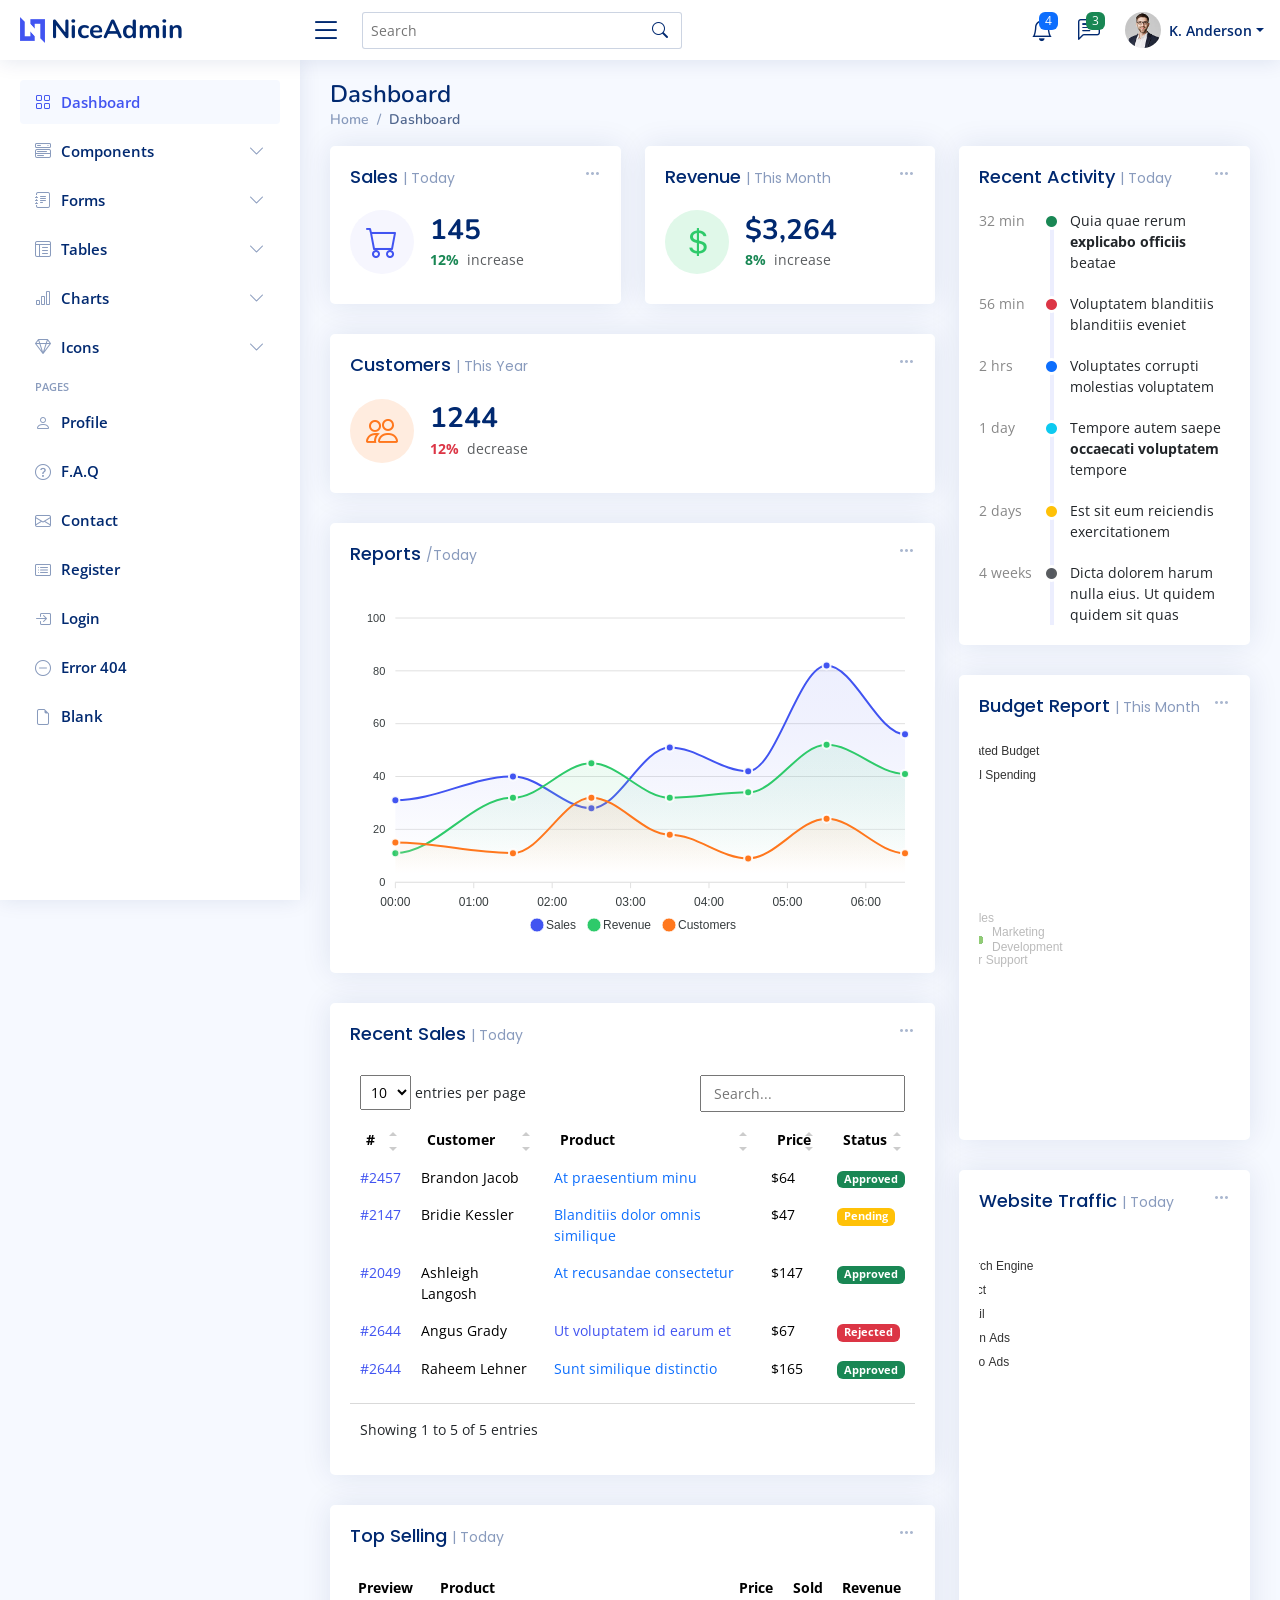
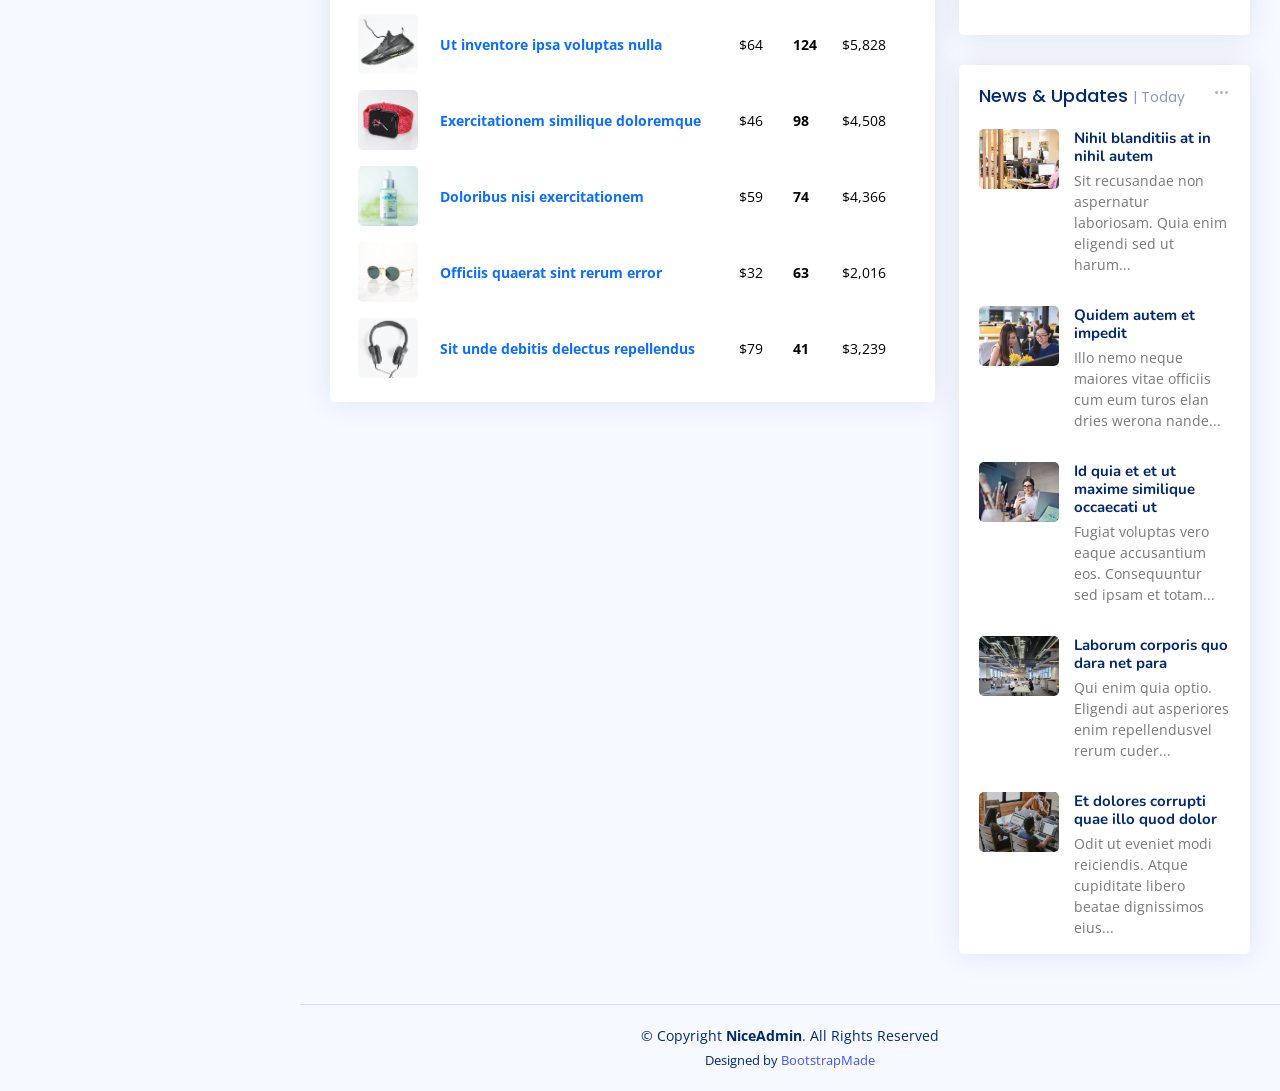
<file: KurumsalWebProjesii/Content/AdminLayout/index.html>
<!DOCTYPE html>
<html lang="en">

<head>
  <meta charset="utf-8">
  <meta content="width=device-width, initial-scale=1.0" name="viewport">

  <title>Dashboard - NiceAdmin Bootstrap Template</title>
  <meta content="" name="description">
  <meta content="" name="keywords">

  <!-- Favicons -->
  <link href="assets/img/favicon.png" rel="icon">
  <link href="assets/img/apple-touch-icon.png" rel="apple-touch-icon">

  <!-- Google Fonts -->
  <link href="https://fonts.gstatic.com" rel="preconnect">
  <link href="https://fonts.googleapis.com/css?family=Open+Sans:300,300i,400,400i,600,600i,700,700i|Nunito:300,300i,400,400i,600,600i,700,700i|Poppins:300,300i,400,400i,500,500i,600,600i,700,700i" rel="stylesheet">

  <!-- Vendor CSS Files -->
  <link href="assets/vendor/bootstrap/css/bootstrap.min.css" rel="stylesheet">
  <link href="assets/vendor/bootstrap-icons/bootstrap-icons.css" rel="stylesheet">
  <link href="assets/vendor/boxicons/css/boxicons.min.css" rel="stylesheet">
  <link href="assets/vendor/quill/quill.snow.css" rel="stylesheet">
  <link href="assets/vendor/quill/quill.bubble.css" rel="stylesheet">
  <link href="assets/vendor/remixicon/remixicon.css" rel="stylesheet">
  <link href="assets/vendor/simple-datatables/style.css" rel="stylesheet">


  <!-- Template Main CSS File -->
  <link href="assets/css/style.css" rel="stylesheet">

  <!-- =======================================================
  * Template Name: NiceAdmin
  * Template URL: https://bootstrapmade.com/nice-admin-bootstrap-admin-html-template/
  * Updated: Apr 20 2024 with Bootstrap v5.3.3
  * Author: BootstrapMade.com
  * License: https://bootstrapmade.com/license/
  ======================================================== -->
</head>

<body>

  <!-- ======= Header ======= -->
  <header id="header" class="header fixed-top d-flex align-items-center">

    <div class="d-flex align-items-center justify-content-between">
      <a href="index.html" class="logo d-flex align-items-center">
        <img src="assets/img/logo.png" alt="">
        <span class="d-none d-lg-block">NiceAdmin</span>
      </a>
      <i class="bi bi-list toggle-sidebar-btn"></i>
    </div><!-- End Logo -->

    <div class="search-bar">
      <form class="search-form d-flex align-items-center" method="POST" action="#">
        <input type="text" name="query" placeholder="Search" title="Enter search keyword">
        <button type="submit" title="Search"><i class="bi bi-search"></i></button>
      </form>
    </div><!-- End Search Bar -->

    <nav class="header-nav ms-auto">
      <ul class="d-flex align-items-center">

        <li class="nav-item d-block d-lg-none">
          <a class="nav-link nav-icon search-bar-toggle " href="#">
            <i class="bi bi-search"></i>
          </a>
        </li><!-- End Search Icon-->

        <li class="nav-item dropdown">

          <a class="nav-link nav-icon" href="#" data-bs-toggle="dropdown">
            <i class="bi bi-bell"></i>
            <span class="badge bg-primary badge-number">4</span>
          </a><!-- End Notification Icon -->

          <ul class="dropdown-menu dropdown-menu-end dropdown-menu-arrow notifications">
            <li class="dropdown-header">
              You have 4 new notifications
              <a href="#"><span class="badge rounded-pill bg-primary p-2 ms-2">View all</span></a>
            </li>
            <li>
              <hr class="dropdown-divider">
            </li>

            <li class="notification-item">
              <i class="bi bi-exclamation-circle text-warning"></i>
              <div>
                <h4>Lorem Ipsum</h4>
                <p>Quae dolorem earum veritatis oditseno</p>
                <p>30 min. ago</p>
              </div>
            </li>

            <li>
              <hr class="dropdown-divider">
            </li>

            <li class="notification-item">
              <i class="bi bi-x-circle text-danger"></i>
              <div>
                <h4>Atque rerum nesciunt</h4>
                <p>Quae dolorem earum veritatis oditseno</p>
                <p>1 hr. ago</p>
              </div>
            </li>

            <li>
              <hr class="dropdown-divider">
            </li>

            <li class="notification-item">
              <i class="bi bi-check-circle text-success"></i>
              <div>
                <h4>Sit rerum fuga</h4>
                <p>Quae dolorem earum veritatis oditseno</p>
                <p>2 hrs. ago</p>
              </div>
            </li>

            <li>
              <hr class="dropdown-divider">
            </li>

            <li class="notification-item">
              <i class="bi bi-info-circle text-primary"></i>
              <div>
                <h4>Dicta reprehenderit</h4>
                <p>Quae dolorem earum veritatis oditseno</p>
                <p>4 hrs. ago</p>
              </div>
            </li>

            <li>
              <hr class="dropdown-divider">
            </li>
            <li class="dropdown-footer">
              <a href="#">Show all notifications</a>
            </li>

          </ul><!-- End Notification Dropdown Items -->

        </li><!-- End Notification Nav -->

        <li class="nav-item dropdown">

          <a class="nav-link nav-icon" href="#" data-bs-toggle="dropdown">
            <i class="bi bi-chat-left-text"></i>
            <span class="badge bg-success badge-number">3</span>
          </a><!-- End Messages Icon -->

          <ul class="dropdown-menu dropdown-menu-end dropdown-menu-arrow messages">
            <li class="dropdown-header">
              You have 3 new messages
              <a href="#"><span class="badge rounded-pill bg-primary p-2 ms-2">View all</span></a>
            </li>
            <li>
              <hr class="dropdown-divider">
            </li>

            <li class="message-item">
              <a href="#">
                <img src="assets/img/messages-1.jpg" alt="" class="rounded-circle">
                <div>
                  <h4>Maria Hudson</h4>
                  <p>Velit asperiores et ducimus soluta repudiandae labore officia est ut...</p>
                  <p>4 hrs. ago</p>
                </div>
              </a>
            </li>
            <li>
              <hr class="dropdown-divider">
            </li>

            <li class="message-item">
              <a href="#">
                <img src="assets/img/messages-2.jpg" alt="" class="rounded-circle">
                <div>
                  <h4>Anna Nelson</h4>
                  <p>Velit asperiores et ducimus soluta repudiandae labore officia est ut...</p>
                  <p>6 hrs. ago</p>
                </div>
              </a>
            </li>
            <li>
              <hr class="dropdown-divider">
            </li>

            <li class="message-item">
              <a href="#">
                <img src="assets/img/messages-3.jpg" alt="" class="rounded-circle">
                <div>
                  <h4>David Muldon</h4>
                  <p>Velit asperiores et ducimus soluta repudiandae labore officia est ut...</p>
                  <p>8 hrs. ago</p>
                </div>
              </a>
            </li>
            <li>
              <hr class="dropdown-divider">
            </li>

            <li class="dropdown-footer">
              <a href="#">Show all messages</a>
            </li>

          </ul><!-- End Messages Dropdown Items -->

        </li><!-- End Messages Nav -->

        <li class="nav-item dropdown pe-3">

          <a class="nav-link nav-profile d-flex align-items-center pe-0" href="#" data-bs-toggle="dropdown">
            <img src="assets/img/profile-img.jpg" alt="Profile" class="rounded-circle">
            <span class="d-none d-md-block dropdown-toggle ps-2">K. Anderson</span>
          </a><!-- End Profile Iamge Icon -->

          <ul class="dropdown-menu dropdown-menu-end dropdown-menu-arrow profile">
            <li class="dropdown-header">
              <h6>Kevin Anderson</h6>
              <span>Web Designer</span>
            </li>
            <li>
              <hr class="dropdown-divider">
            </li>

            <li>
              <a class="dropdown-item d-flex align-items-center" href="users-profile.html">
                <i class="bi bi-person"></i>
                <span>My Profile</span>
              </a>
            </li>
            <li>
              <hr class="dropdown-divider">
            </li>

            <li>
              <a class="dropdown-item d-flex align-items-center" href="users-profile.html">
                <i class="bi bi-gear"></i>
                <span>Account Settings</span>
              </a>
            </li>
            <li>
              <hr class="dropdown-divider">
            </li>

            <li>
              <a class="dropdown-item d-flex align-items-center" href="pages-faq.html">
                <i class="bi bi-question-circle"></i>
                <span>Need Help?</span>
              </a>
            </li>
            <li>
              <hr class="dropdown-divider">
            </li>

            <li>
              <a class="dropdown-item d-flex align-items-center" href="#">
                <i class="bi bi-box-arrow-right"></i>
                <span>Sign Out</span>
              </a>
            </li>

          </ul><!-- End Profile Dropdown Items -->
        </li><!-- End Profile Nav -->

      </ul>
    </nav><!-- End Icons Navigation -->

  </header><!-- End Header -->

  <!-- ======= Sidebar ======= -->
  <aside id="sidebar" class="sidebar">

    <ul class="sidebar-nav" id="sidebar-nav">

      <li class="nav-item">
        <a class="nav-link " href="index.html">
          <i class="bi bi-grid"></i>
          <span>Dashboard</span>
        </a>
      </li><!-- End Dashboard Nav -->

      <li class="nav-item">
        <a class="nav-link collapsed" data-bs-target="#components-nav" data-bs-toggle="collapse" href="#">
          <i class="bi bi-menu-button-wide"></i><span>Components</span><i class="bi bi-chevron-down ms-auto"></i>
        </a>
        <ul id="components-nav" class="nav-content collapse " data-bs-parent="#sidebar-nav">
          <li>
            <a href="components-alerts.html">
              <i class="bi bi-circle"></i><span>Alerts</span>
            </a>
          </li>
          <li>
            <a href="components-accordion.html">
              <i class="bi bi-circle"></i><span>Accordion</span>
            </a>
          </li>
          <li>
            <a href="components-badges.html">
              <i class="bi bi-circle"></i><span>Badges</span>
            </a>
          </li>
          <li>
            <a href="components-breadcrumbs.html">
              <i class="bi bi-circle"></i><span>Breadcrumbs</span>
            </a>
          </li>
          <li>
            <a href="components-buttons.html">
              <i class="bi bi-circle"></i><span>Buttons</span>
            </a>
          </li>
          <li>
            <a href="components-cards.html">
              <i class="bi bi-circle"></i><span>Cards</span>
            </a>
          </li>
          <li>
            <a href="components-carousel.html">
              <i class="bi bi-circle"></i><span>Carousel</span>
            </a>
          </li>
          <li>
            <a href="components-list-group.html">
              <i class="bi bi-circle"></i><span>List group</span>
            </a>
          </li>
          <li>
            <a href="components-modal.html">
              <i class="bi bi-circle"></i><span>Modal</span>
            </a>
          </li>
          <li>
            <a href="components-tabs.html">
              <i class="bi bi-circle"></i><span>Tabs</span>
            </a>
          </li>
          <li>
            <a href="components-pagination.html">
              <i class="bi bi-circle"></i><span>Pagination</span>
            </a>
          </li>
          <li>
            <a href="components-progress.html">
              <i class="bi bi-circle"></i><span>Progress</span>
            </a>
          </li>
          <li>
            <a href="components-spinners.html">
              <i class="bi bi-circle"></i><span>Spinners</span>
            </a>
          </li>
          <li>
            <a href="components-tooltips.html">
              <i class="bi bi-circle"></i><span>Tooltips</span>
            </a>
          </li>
        </ul>
      </li><!-- End Components Nav -->

      <li class="nav-item">
        <a class="nav-link collapsed" data-bs-target="#forms-nav" data-bs-toggle="collapse" href="#">
          <i class="bi bi-journal-text"></i><span>Forms</span><i class="bi bi-chevron-down ms-auto"></i>
        </a>
        <ul id="forms-nav" class="nav-content collapse " data-bs-parent="#sidebar-nav">
          <li>
            <a href="forms-elements.html">
              <i class="bi bi-circle"></i><span>Form Elements</span>
            </a>
          </li>
          <li>
            <a href="forms-layouts.html">
              <i class="bi bi-circle"></i><span>Form Layouts</span>
            </a>
          </li>
          <li>
            <a href="forms-editors.html">
              <i class="bi bi-circle"></i><span>Form Editors</span>
            </a>
          </li>
          <li>
            <a href="forms-validation.html">
              <i class="bi bi-circle"></i><span>Form Validation</span>
            </a>
          </li>
        </ul>
      </li><!-- End Forms Nav -->

      <li class="nav-item">
        <a class="nav-link collapsed" data-bs-target="#tables-nav" data-bs-toggle="collapse" href="#">
          <i class="bi bi-layout-text-window-reverse"></i><span>Tables</span><i class="bi bi-chevron-down ms-auto"></i>
        </a>
        <ul id="tables-nav" class="nav-content collapse " data-bs-parent="#sidebar-nav">
          <li>
            <a href="tables-general.html">
              <i class="bi bi-circle"></i><span>General Tables</span>
            </a>
          </li>
          <li>
            <a href="tables-data.html">
              <i class="bi bi-circle"></i><span>Data Tables</span>
            </a>
          </li>
        </ul>
      </li><!-- End Tables Nav -->

      <li class="nav-item">
        <a class="nav-link collapsed" data-bs-target="#charts-nav" data-bs-toggle="collapse" href="#">
          <i class="bi bi-bar-chart"></i><span>Charts</span><i class="bi bi-chevron-down ms-auto"></i>
        </a>
        <ul id="charts-nav" class="nav-content collapse " data-bs-parent="#sidebar-nav">
          <li>
            <a href="charts-chartjs.html">
              <i class="bi bi-circle"></i><span>Chart.js</span>
            </a>
          </li>
          <li>
            <a href="charts-apexcharts.html">
              <i class="bi bi-circle"></i><span>ApexCharts</span>
            </a>
          </li>
          <li>
            <a href="charts-echarts.html">
              <i class="bi bi-circle"></i><span>ECharts</span>
            </a>
          </li>
        </ul>
      </li><!-- End Charts Nav -->

      <li class="nav-item">
        <a class="nav-link collapsed" data-bs-target="#icons-nav" data-bs-toggle="collapse" href="#">
          <i class="bi bi-gem"></i><span>Icons</span><i class="bi bi-chevron-down ms-auto"></i>
        </a>
        <ul id="icons-nav" class="nav-content collapse " data-bs-parent="#sidebar-nav">
          <li>
            <a href="icons-bootstrap.html">
              <i class="bi bi-circle"></i><span>Bootstrap Icons</span>
            </a>
          </li>
          <li>
            <a href="icons-remix.html">
              <i class="bi bi-circle"></i><span>Remix Icons</span>
            </a>
          </li>
          <li>
            <a href="icons-boxicons.html">
              <i class="bi bi-circle"></i><span>Boxicons</span>
            </a>
          </li>
        </ul>
      </li><!-- End Icons Nav -->

      <li class="nav-heading">Pages</li>

      <li class="nav-item">
        <a class="nav-link collapsed" href="users-profile.html">
          <i class="bi bi-person"></i>
          <span>Profile</span>
        </a>
      </li><!-- End Profile Page Nav -->

      <li class="nav-item">
        <a class="nav-link collapsed" href="pages-faq.html">
          <i class="bi bi-question-circle"></i>
          <span>F.A.Q</span>
        </a>
      </li><!-- End F.A.Q Page Nav -->

      <li class="nav-item">
        <a class="nav-link collapsed" href="pages-contact.html">
          <i class="bi bi-envelope"></i>
          <span>Contact</span>
        </a>
      </li><!-- End Contact Page Nav -->

      <li class="nav-item">
        <a class="nav-link collapsed" href="pages-register.html">
          <i class="bi bi-card-list"></i>
          <span>Register</span>
        </a>
      </li><!-- End Register Page Nav -->

      <li class="nav-item">
        <a class="nav-link collapsed" href="pages-login.html">
          <i class="bi bi-box-arrow-in-right"></i>
          <span>Login</span>
        </a>
      </li><!-- End Login Page Nav -->

      <li class="nav-item">
        <a class="nav-link collapsed" href="pages-error-404.html">
          <i class="bi bi-dash-circle"></i>
          <span>Error 404</span>
        </a>
      </li><!-- End Error 404 Page Nav -->

      <li class="nav-item">
        <a class="nav-link collapsed" href="pages-blank.html">
          <i class="bi bi-file-earmark"></i>
          <span>Blank</span>
        </a>
      </li><!-- End Blank Page Nav -->

    </ul>

  </aside><!-- End Sidebar-->

  <main id="main" class="main">

    <div class="pagetitle">
      <h1>Dashboard</h1>
      <nav>
        <ol class="breadcrumb">
          <li class="breadcrumb-item"><a href="index.html">Home</a></li>
          <li class="breadcrumb-item active">Dashboard</li>
        </ol>
      </nav>
    </div><!-- End Page Title -->

    <section class="section dashboard">
      <div class="row">

        <!-- Left side columns -->
        <div class="col-lg-8">
          <div class="row">

            <!-- Sales Card -->
            <div class="col-xxl-4 col-md-6">
              <div class="card info-card sales-card">

                <div class="filter">
                  <a class="icon" href="#" data-bs-toggle="dropdown"><i class="bi bi-three-dots"></i></a>
                  <ul class="dropdown-menu dropdown-menu-end dropdown-menu-arrow">
                    <li class="dropdown-header text-start">
                      <h6>Filter</h6>
                    </li>

                    <li><a class="dropdown-item" href="#">Today</a></li>
                    <li><a class="dropdown-item" href="#">This Month</a></li>
                    <li><a class="dropdown-item" href="#">This Year</a></li>
                  </ul>
                </div>

                <div class="card-body">
                  <h5 class="card-title">Sales <span>| Today</span></h5>

                  <div class="d-flex align-items-center">
                    <div class="card-icon rounded-circle d-flex align-items-center justify-content-center">
                      <i class="bi bi-cart"></i>
                    </div>
                    <div class="ps-3">
                      <h6>145</h6>
                      <span class="text-success small pt-1 fw-bold">12%</span> <span class="text-muted small pt-2 ps-1">increase</span>

                    </div>
                  </div>
                </div>

              </div>
            </div><!-- End Sales Card -->

            <!-- Revenue Card -->
            <div class="col-xxl-4 col-md-6">
              <div class="card info-card revenue-card">

                <div class="filter">
                  <a class="icon" href="#" data-bs-toggle="dropdown"><i class="bi bi-three-dots"></i></a>
                  <ul class="dropdown-menu dropdown-menu-end dropdown-menu-arrow">
                    <li class="dropdown-header text-start">
                      <h6>Filter</h6>
                    </li>

                    <li><a class="dropdown-item" href="#">Today</a></li>
                    <li><a class="dropdown-item" href="#">This Month</a></li>
                    <li><a class="dropdown-item" href="#">This Year</a></li>
                  </ul>
                </div>

                <div class="card-body">
                  <h5 class="card-title">Revenue <span>| This Month</span></h5>

                  <div class="d-flex align-items-center">
                    <div class="card-icon rounded-circle d-flex align-items-center justify-content-center">
                      <i class="bi bi-currency-dollar"></i>
                    </div>
                    <div class="ps-3">
                      <h6>$3,264</h6>
                      <span class="text-success small pt-1 fw-bold">8%</span> <span class="text-muted small pt-2 ps-1">increase</span>

                    </div>
                  </div>
                </div>

              </div>
            </div><!-- End Revenue Card -->

            <!-- Customers Card -->
            <div class="col-xxl-4 col-xl-12">

              <div class="card info-card customers-card">

                <div class="filter">
                  <a class="icon" href="#" data-bs-toggle="dropdown"><i class="bi bi-three-dots"></i></a>
                  <ul class="dropdown-menu dropdown-menu-end dropdown-menu-arrow">
                    <li class="dropdown-header text-start">
                      <h6>Filter</h6>
                    </li>

                    <li><a class="dropdown-item" href="#">Today</a></li>
                    <li><a class="dropdown-item" href="#">This Month</a></li>
                    <li><a class="dropdown-item" href="#">This Year</a></li>
                  </ul>
                </div>

                <div class="card-body">
                  <h5 class="card-title">Customers <span>| This Year</span></h5>

                  <div class="d-flex align-items-center">
                    <div class="card-icon rounded-circle d-flex align-items-center justify-content-center">
                      <i class="bi bi-people"></i>
                    </div>
                    <div class="ps-3">
                      <h6>1244</h6>
                      <span class="text-danger small pt-1 fw-bold">12%</span> <span class="text-muted small pt-2 ps-1">decrease</span>

                    </div>
                  </div>

                </div>
              </div>

            </div><!-- End Customers Card -->

            <!-- Reports -->
            <div class="col-12">
              <div class="card">

                <div class="filter">
                  <a class="icon" href="#" data-bs-toggle="dropdown"><i class="bi bi-three-dots"></i></a>
                  <ul class="dropdown-menu dropdown-menu-end dropdown-menu-arrow">
                    <li class="dropdown-header text-start">
                      <h6>Filter</h6>
                    </li>

                    <li><a class="dropdown-item" href="#">Today</a></li>
                    <li><a class="dropdown-item" href="#">This Month</a></li>
                    <li><a class="dropdown-item" href="#">This Year</a></li>
                  </ul>
                </div>

                <div class="card-body">
                  <h5 class="card-title">Reports <span>/Today</span></h5>

                  <!-- Line Chart -->
                  <div id="reportsChart"></div>

                  <script>
                    document.addEventListener("DOMContentLoaded", () => {
                      new ApexCharts(document.querySelector("#reportsChart"), {
                        series: [{
                          name: 'Sales',
                          data: [31, 40, 28, 51, 42, 82, 56],
                        }, {
                          name: 'Revenue',
                          data: [11, 32, 45, 32, 34, 52, 41]
                        }, {
                          name: 'Customers',
                          data: [15, 11, 32, 18, 9, 24, 11]
                        }],
                        chart: {
                          height: 350,
                          type: 'area',
                          toolbar: {
                            show: false
                          },
                        },
                        markers: {
                          size: 4
                        },
                        colors: ['#4154f1', '#2eca6a', '#ff771d'],
                        fill: {
                          type: "gradient",
                          gradient: {
                            shadeIntensity: 1,
                            opacityFrom: 0.3,
                            opacityTo: 0.4,
                            stops: [0, 90, 100]
                          }
                        },
                        dataLabels: {
                          enabled: false
                        },
                        stroke: {
                          curve: 'smooth',
                          width: 2
                        },
                        xaxis: {
                          type: 'datetime',
                          categories: ["2018-09-19T00:00:00.000Z", "2018-09-19T01:30:00.000Z", "2018-09-19T02:30:00.000Z", "2018-09-19T03:30:00.000Z", "2018-09-19T04:30:00.000Z", "2018-09-19T05:30:00.000Z", "2018-09-19T06:30:00.000Z"]
                        },
                        tooltip: {
                          x: {
                            format: 'dd/MM/yy HH:mm'
                          },
                        }
                      }).render();
                    });
                  </script>
                  <!-- End Line Chart -->

                </div>

              </div>
            </div><!-- End Reports -->

            <!-- Recent Sales -->
            <div class="col-12">
              <div class="card recent-sales overflow-auto">

                <div class="filter">
                  <a class="icon" href="#" data-bs-toggle="dropdown"><i class="bi bi-three-dots"></i></a>
                  <ul class="dropdown-menu dropdown-menu-end dropdown-menu-arrow">
                    <li class="dropdown-header text-start">
                      <h6>Filter</h6>
                    </li>

                    <li><a class="dropdown-item" href="#">Today</a></li>
                    <li><a class="dropdown-item" href="#">This Month</a></li>
                    <li><a class="dropdown-item" href="#">This Year</a></li>
                  </ul>
                </div>

                <div class="card-body">
                  <h5 class="card-title">Recent Sales <span>| Today</span></h5>

                  <table class="table table-borderless datatable">
                    <thead>
                      <tr>
                        <th scope="col">#</th>
                        <th scope="col">Customer</th>
                        <th scope="col">Product</th>
                        <th scope="col">Price</th>
                        <th scope="col">Status</th>
                      </tr>
                    </thead>
                    <tbody>
                      <tr>
                        <th scope="row"><a href="#">#2457</a></th>
                        <td>Brandon Jacob</td>
                        <td><a href="#" class="text-primary">At praesentium minu</a></td>
                        <td>$64</td>
                        <td><span class="badge bg-success">Approved</span></td>
                      </tr>
                      <tr>
                        <th scope="row"><a href="#">#2147</a></th>
                        <td>Bridie Kessler</td>
                        <td><a href="#" class="text-primary">Blanditiis dolor omnis similique</a></td>
                        <td>$47</td>
                        <td><span class="badge bg-warning">Pending</span></td>
                      </tr>
                      <tr>
                        <th scope="row"><a href="#">#2049</a></th>
                        <td>Ashleigh Langosh</td>
                        <td><a href="#" class="text-primary">At recusandae consectetur</a></td>
                        <td>$147</td>
                        <td><span class="badge bg-success">Approved</span></td>
                      </tr>
                      <tr>
                        <th scope="row"><a href="#">#2644</a></th>
                        <td>Angus Grady</td>
                        <td><a href="#" class="text-primar">Ut voluptatem id earum et</a></td>
                        <td>$67</td>
                        <td><span class="badge bg-danger">Rejected</span></td>
                      </tr>
                      <tr>
                        <th scope="row"><a href="#">#2644</a></th>
                        <td>Raheem Lehner</td>
                        <td><a href="#" class="text-primary">Sunt similique distinctio</a></td>
                        <td>$165</td>
                        <td><span class="badge bg-success">Approved</span></td>
                      </tr>
                    </tbody>
                  </table>

                </div>

              </div>
            </div><!-- End Recent Sales -->

            <!-- Top Selling -->
            <div class="col-12">
              <div class="card top-selling overflow-auto">

                <div class="filter">
                  <a class="icon" href="#" data-bs-toggle="dropdown"><i class="bi bi-three-dots"></i></a>
                  <ul class="dropdown-menu dropdown-menu-end dropdown-menu-arrow">
                    <li class="dropdown-header text-start">
                      <h6>Filter</h6>
                    </li>

                    <li><a class="dropdown-item" href="#">Today</a></li>
                    <li><a class="dropdown-item" href="#">This Month</a></li>
                    <li><a class="dropdown-item" href="#">This Year</a></li>
                  </ul>
                </div>

                <div class="card-body pb-0">
                  <h5 class="card-title">Top Selling <span>| Today</span></h5>

                  <table class="table table-borderless">
                    <thead>
                      <tr>
                        <th scope="col">Preview</th>
                        <th scope="col">Product</th>
                        <th scope="col">Price</th>
                        <th scope="col">Sold</th>
                        <th scope="col">Revenue</th>
                      </tr>
                    </thead>
                    <tbody>
                      <tr>
                        <th scope="row"><a href="#"><img src="assets/img/product-1.jpg" alt=""></a></th>
                        <td><a href="#" class="text-primary fw-bold">Ut inventore ipsa voluptas nulla</a></td>
                        <td>$64</td>
                        <td class="fw-bold">124</td>
                        <td>$5,828</td>
                      </tr>
                      <tr>
                        <th scope="row"><a href="#"><img src="assets/img/product-2.jpg" alt=""></a></th>
                        <td><a href="#" class="text-primary fw-bold">Exercitationem similique doloremque</a></td>
                        <td>$46</td>
                        <td class="fw-bold">98</td>
                        <td>$4,508</td>
                      </tr>
                      <tr>
                        <th scope="row"><a href="#"><img src="assets/img/product-3.jpg" alt=""></a></th>
                        <td><a href="#" class="text-primary fw-bold">Doloribus nisi exercitationem</a></td>
                        <td>$59</td>
                        <td class="fw-bold">74</td>
                        <td>$4,366</td>
                      </tr>
                      <tr>
                        <th scope="row"><a href="#"><img src="assets/img/product-4.jpg" alt=""></a></th>
                        <td><a href="#" class="text-primary fw-bold">Officiis quaerat sint rerum error</a></td>
                        <td>$32</td>
                        <td class="fw-bold">63</td>
                        <td>$2,016</td>
                      </tr>
                      <tr>
                        <th scope="row"><a href="#"><img src="assets/img/product-5.jpg" alt=""></a></th>
                        <td><a href="#" class="text-primary fw-bold">Sit unde debitis delectus repellendus</a></td>
                        <td>$79</td>
                        <td class="fw-bold">41</td>
                        <td>$3,239</td>
                      </tr>
                    </tbody>
                  </table>

                </div>

              </div>
            </div><!-- End Top Selling -->

          </div>
        </div><!-- End Left side columns -->

        <!-- Right side columns -->
        <div class="col-lg-4">

          <!-- Recent Activity -->
          <div class="card">
            <div class="filter">
              <a class="icon" href="#" data-bs-toggle="dropdown"><i class="bi bi-three-dots"></i></a>
              <ul class="dropdown-menu dropdown-menu-end dropdown-menu-arrow">
                <li class="dropdown-header text-start">
                  <h6>Filter</h6>
                </li>

                <li><a class="dropdown-item" href="#">Today</a></li>
                <li><a class="dropdown-item" href="#">This Month</a></li>
                <li><a class="dropdown-item" href="#">This Year</a></li>
              </ul>
            </div>

            <div class="card-body">
              <h5 class="card-title">Recent Activity <span>| Today</span></h5>

              <div class="activity">

                <div class="activity-item d-flex">
                  <div class="activite-label">32 min</div>
                  <i class='bi bi-circle-fill activity-badge text-success align-self-start'></i>
                  <div class="activity-content">
                    Quia quae rerum <a href="#" class="fw-bold text-dark">explicabo officiis</a> beatae
                  </div>
                </div><!-- End activity item-->

                <div class="activity-item d-flex">
                  <div class="activite-label">56 min</div>
                  <i class='bi bi-circle-fill activity-badge text-danger align-self-start'></i>
                  <div class="activity-content">
                    Voluptatem blanditiis blanditiis eveniet
                  </div>
                </div><!-- End activity item-->

                <div class="activity-item d-flex">
                  <div class="activite-label">2 hrs</div>
                  <i class='bi bi-circle-fill activity-badge text-primary align-self-start'></i>
                  <div class="activity-content">
                    Voluptates corrupti molestias voluptatem
                  </div>
                </div><!-- End activity item-->

                <div class="activity-item d-flex">
                  <div class="activite-label">1 day</div>
                  <i class='bi bi-circle-fill activity-badge text-info align-self-start'></i>
                  <div class="activity-content">
                    Tempore autem saepe <a href="#" class="fw-bold text-dark">occaecati voluptatem</a> tempore
                  </div>
                </div><!-- End activity item-->

                <div class="activity-item d-flex">
                  <div class="activite-label">2 days</div>
                  <i class='bi bi-circle-fill activity-badge text-warning align-self-start'></i>
                  <div class="activity-content">
                    Est sit eum reiciendis exercitationem
                  </div>
                </div><!-- End activity item-->

                <div class="activity-item d-flex">
                  <div class="activite-label">4 weeks</div>
                  <i class='bi bi-circle-fill activity-badge text-muted align-self-start'></i>
                  <div class="activity-content">
                    Dicta dolorem harum nulla eius. Ut quidem quidem sit quas
                  </div>
                </div><!-- End activity item-->

              </div>

            </div>
          </div><!-- End Recent Activity -->

          <!-- Budget Report -->
          <div class="card">
            <div class="filter">
              <a class="icon" href="#" data-bs-toggle="dropdown"><i class="bi bi-three-dots"></i></a>
              <ul class="dropdown-menu dropdown-menu-end dropdown-menu-arrow">
                <li class="dropdown-header text-start">
                  <h6>Filter</h6>
                </li>

                <li><a class="dropdown-item" href="#">Today</a></li>
                <li><a class="dropdown-item" href="#">This Month</a></li>
                <li><a class="dropdown-item" href="#">This Year</a></li>
              </ul>
            </div>

            <div class="card-body pb-0">
              <h5 class="card-title">Budget Report <span>| This Month</span></h5>

              <div id="budgetChart" style="min-height: 400px;" class="echart"></div>

              <script>
                document.addEventListener("DOMContentLoaded", () => {
                  var budgetChart = echarts.init(document.querySelector("#budgetChart")).setOption({
                    legend: {
                      data: ['Allocated Budget', 'Actual Spending']
                    },
                    radar: {
                      // shape: 'circle',
                      indicator: [{
                          name: 'Sales',
                          max: 6500
                        },
                        {
                          name: 'Administration',
                          max: 16000
                        },
                        {
                          name: 'Information Technology',
                          max: 30000
                        },
                        {
                          name: 'Customer Support',
                          max: 38000
                        },
                        {
                          name: 'Development',
                          max: 52000
                        },
                        {
                          name: 'Marketing',
                          max: 25000
                        }
                      ]
                    },
                    series: [{
                      name: 'Budget vs spending',
                      type: 'radar',
                      data: [{
                          value: [4200, 3000, 20000, 35000, 50000, 18000],
                          name: 'Allocated Budget'
                        },
                        {
                          value: [5000, 14000, 28000, 26000, 42000, 21000],
                          name: 'Actual Spending'
                        }
                      ]
                    }]
                  });
                });
              </script>

            </div>
          </div><!-- End Budget Report -->

          <!-- Website Traffic -->
          <div class="card">
            <div class="filter">
              <a class="icon" href="#" data-bs-toggle="dropdown"><i class="bi bi-three-dots"></i></a>
              <ul class="dropdown-menu dropdown-menu-end dropdown-menu-arrow">
                <li class="dropdown-header text-start">
                  <h6>Filter</h6>
                </li>

                <li><a class="dropdown-item" href="#">Today</a></li>
                <li><a class="dropdown-item" href="#">This Month</a></li>
                <li><a class="dropdown-item" href="#">This Year</a></li>
              </ul>
            </div>

            <div class="card-body pb-0">
              <h5 class="card-title">Website Traffic <span>| Today</span></h5>

              <div id="trafficChart" style="min-height: 400px;" class="echart"></div>

              <script>
                document.addEventListener("DOMContentLoaded", () => {
                  echarts.init(document.querySelector("#trafficChart")).setOption({
                    tooltip: {
                      trigger: 'item'
                    },
                    legend: {
                      top: '5%',
                      left: 'center'
                    },
                    series: [{
                      name: 'Access From',
                      type: 'pie',
                      radius: ['40%', '70%'],
                      avoidLabelOverlap: false,
                      label: {
                        show: false,
                        position: 'center'
                      },
                      emphasis: {
                        label: {
                          show: true,
                          fontSize: '18',
                          fontWeight: 'bold'
                        }
                      },
                      labelLine: {
                        show: false
                      },
                      data: [{
                          value: 1048,
                          name: 'Search Engine'
                        },
                        {
                          value: 735,
                          name: 'Direct'
                        },
                        {
                          value: 580,
                          name: 'Email'
                        },
                        {
                          value: 484,
                          name: 'Union Ads'
                        },
                        {
                          value: 300,
                          name: 'Video Ads'
                        }
                      ]
                    }]
                  });
                });
              </script>

            </div>
          </div><!-- End Website Traffic -->

          <!-- News & Updates Traffic -->
          <div class="card">
            <div class="filter">
              <a class="icon" href="#" data-bs-toggle="dropdown"><i class="bi bi-three-dots"></i></a>
              <ul class="dropdown-menu dropdown-menu-end dropdown-menu-arrow">
                <li class="dropdown-header text-start">
                  <h6>Filter</h6>
                </li>

                <li><a class="dropdown-item" href="#">Today</a></li>
                <li><a class="dropdown-item" href="#">This Month</a></li>
                <li><a class="dropdown-item" href="#">This Year</a></li>
              </ul>
            </div>

            <div class="card-body pb-0">
              <h5 class="card-title">News &amp; Updates <span>| Today</span></h5>

              <div class="news">
                <div class="post-item clearfix">
                  <img src="assets/img/news-1.jpg" alt="">
                  <h4><a href="#">Nihil blanditiis at in nihil autem</a></h4>
                  <p>Sit recusandae non aspernatur laboriosam. Quia enim eligendi sed ut harum...</p>
                </div>

                <div class="post-item clearfix">
                  <img src="assets/img/news-2.jpg" alt="">
                  <h4><a href="#">Quidem autem et impedit</a></h4>
                  <p>Illo nemo neque maiores vitae officiis cum eum turos elan dries werona nande...</p>
                </div>

                <div class="post-item clearfix">
                  <img src="assets/img/news-3.jpg" alt="">
                  <h4><a href="#">Id quia et et ut maxime similique occaecati ut</a></h4>
                  <p>Fugiat voluptas vero eaque accusantium eos. Consequuntur sed ipsam et totam...</p>
                </div>

                <div class="post-item clearfix">
                  <img src="assets/img/news-4.jpg" alt="">
                  <h4><a href="#">Laborum corporis quo dara net para</a></h4>
                  <p>Qui enim quia optio. Eligendi aut asperiores enim repellendusvel rerum cuder...</p>
                </div>

                <div class="post-item clearfix">
                  <img src="assets/img/news-5.jpg" alt="">
                  <h4><a href="#">Et dolores corrupti quae illo quod dolor</a></h4>
                  <p>Odit ut eveniet modi reiciendis. Atque cupiditate libero beatae dignissimos eius...</p>
                </div>

              </div><!-- End sidebar recent posts-->

            </div>
          </div><!-- End News & Updates -->

        </div><!-- End Right side columns -->

      </div>
    </section>

  </main><!-- End #main -->

  <!-- ======= Footer ======= -->
  <footer id="footer" class="footer">
    <div class="copyright">
      &copy; Copyright <strong><span>NiceAdmin</span></strong>. All Rights Reserved
    </div>
    <div class="credits">
      <!-- All the links in the footer should remain intact. -->
      <!-- You can delete the links only if you purchased the pro version. -->
      <!-- Licensing information: https://bootstrapmade.com/license/ -->
      <!-- Purchase the pro version with working PHP/AJAX contact form: https://bootstrapmade.com/nice-admin-bootstrap-admin-html-template/ -->
      Designed by <a href="https://bootstrapmade.com/">BootstrapMade</a>
    </div>
  </footer><!-- End Footer -->

  <a href="#" class="back-to-top d-flex align-items-center justify-content-center"><i class="bi bi-arrow-up-short"></i></a>

  <!-- Vendor JS Files -->
  <script src="assets/vendor/apexcharts/apexcharts.min.js"></script>
  <script src="assets/vendor/bootstrap/js/bootstrap.bundle.min.js"></script>
  <script src="assets/vendor/chart.js/chart.umd.js"></script>
  <script src="assets/vendor/echarts/echarts.min.js"></script>
  <script src="assets/vendor/quill/quill.js"></script>
  <script src="assets/vendor/simple-datatables/simple-datatables.js"></script>
  <script src="assets/vendor/tinymce/tinymce.min.js"></script>
  <script src="assets/vendor/php-email-form/validate.js"></script>

  <!-- Template Main JS File -->
  <script src="assets/js/main.js"></script>

</body>

</html>
</file>
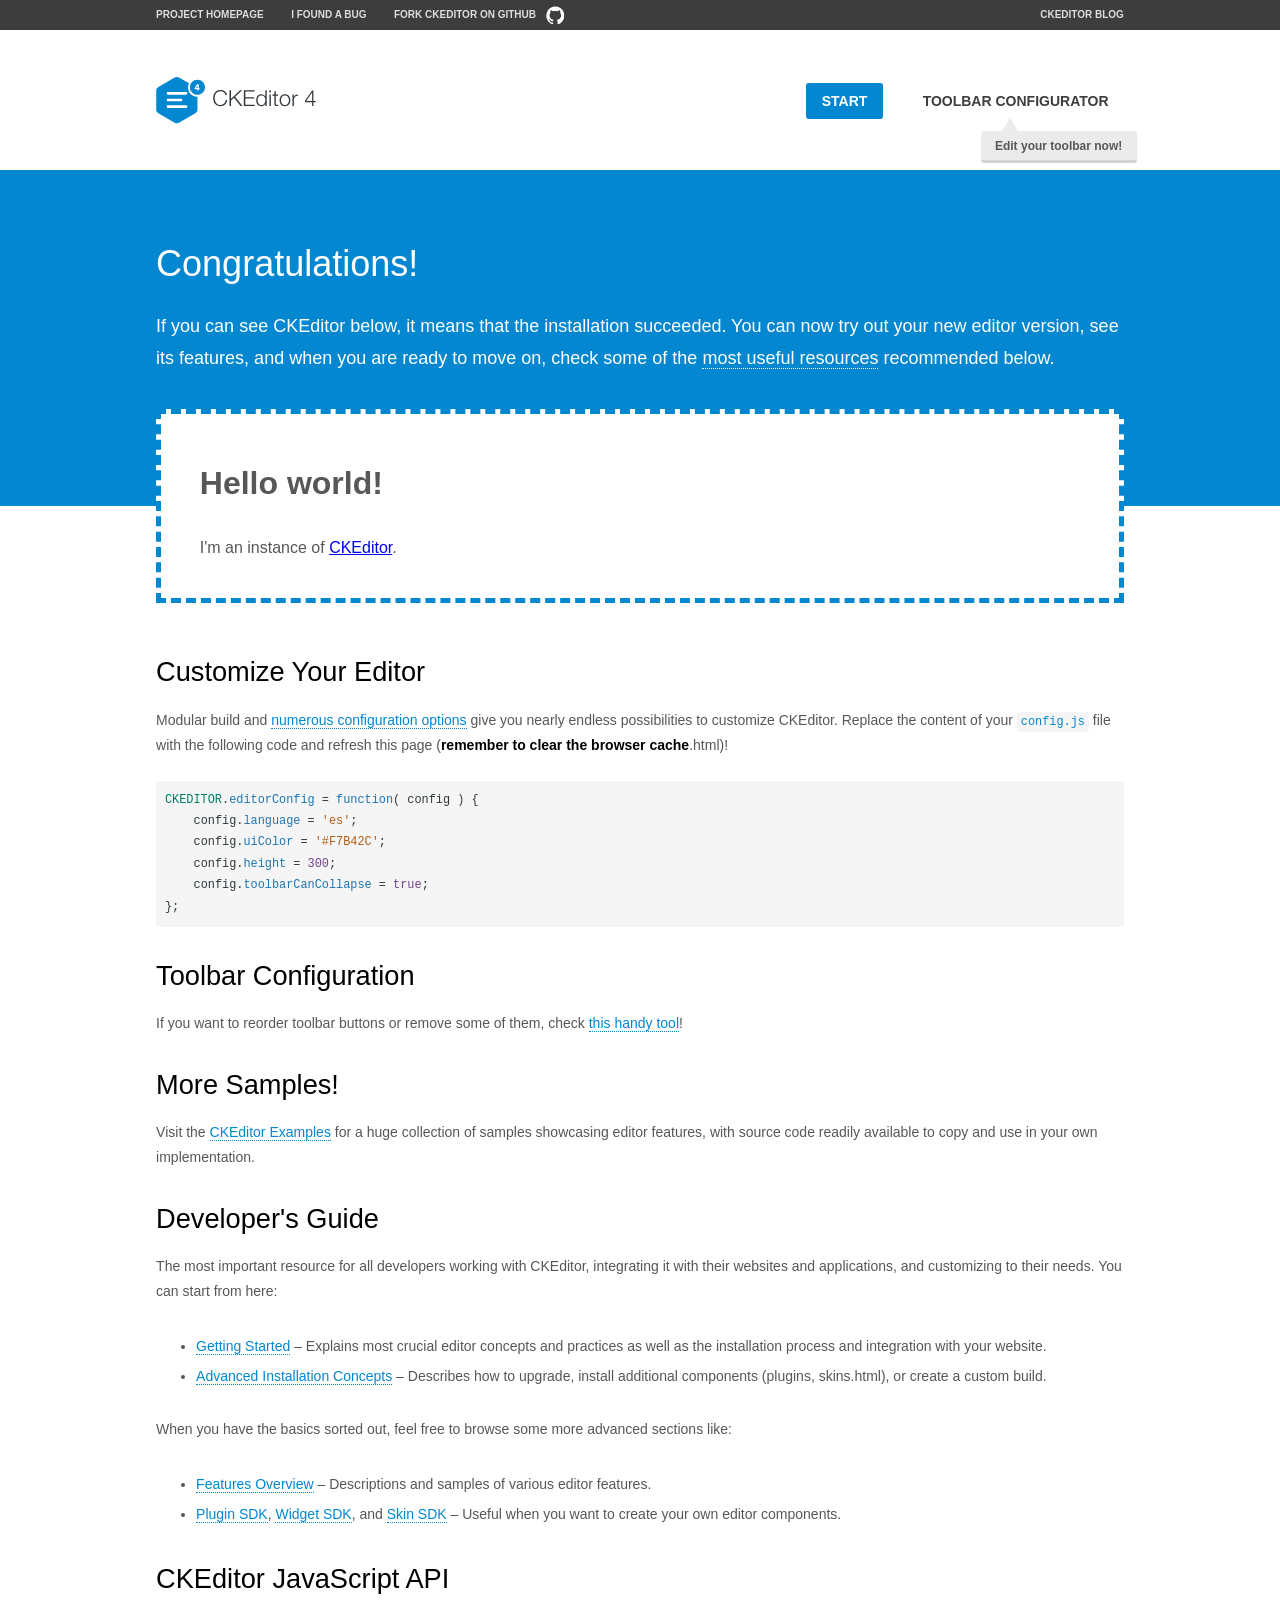
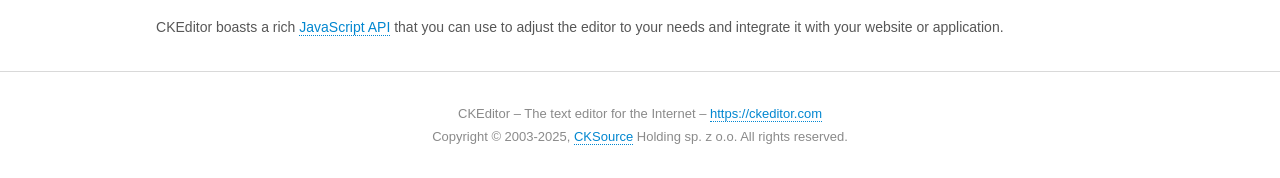
<file: KurumsalWebProjesii/Content/samples/index.html>
<!DOCTYPE html>
<!--
Copyright (c) 2003-2025, CKSource Holding sp. z o.o. All rights reserved.
CKEditor 4 LTS ("Long Term Support") is available under the terms of the Extended Support Model.
-->
<html lang="en">
<head>
	<meta charset="utf-8">
	<title>CKEditor Sample</title>
	<script src="../ckeditor.js"></script>
	<script src="js/sample.js"></script>
	<link rel="stylesheet" href="css/samples.css">
	<link rel="stylesheet" href="toolbarconfigurator/lib/codemirror/neo.css">
	<meta name="viewport" content="width=device-width,initial-scale=1">
	<meta name="description" content="Try the latest sample of CKEditor 4 and learn more about customizing your WYSIWYG editor with endless possibilities.">
</head>
<body id="main">

<nav class="navigation-a">
	<div class="grid-container">
		<ul class="navigation-a-left grid-width-70">
			<li><a href="https://ckeditor.com/ckeditor-4/">Project Homepage</a></li>
			<li><a href="https://github.com/ckeditor/ckeditor4/issues">I found a bug</a></li>
			<li><a href="https://github.com/ckeditor/ckeditor4" class="icon-pos-right icon-navigation-a-github">Fork CKEditor on GitHub</a></li>
		</ul>
		<ul class="navigation-a-right grid-width-30">
			<li><a href="https://ckeditor.com/blog/">CKEditor Blog</a></li>
		</ul>
	</div>
</nav>

<header class="header-a">
	<div class="grid-container">
		<h1 class="header-a-logo grid-width-30">
			<a href="index.html"><img src="img/logo.svg" onerror="this.src='img/logo.png'; this.onerror=null;" alt="CKEditor Sample"></a>
		</h1>

		<nav class="navigation-b grid-width-70">
			<ul>
				<li><a href="index.html" class="button-a button-a-background">Start</a></li>
				<li><a href="toolbarconfigurator/index.html" class="button-a">Toolbar configurator <span class="balloon-a balloon-a-nw">Edit your toolbar now!</span></a></li>
			</ul>
		</nav>
	</div>
</header>

<main>
	<div class="adjoined-top">
		<div class="grid-container">
			<div class="content grid-width-100">
				<h1>Congratulations!</h1>
				<p>
					If you can see CKEditor below, it means that the installation succeeded.
					You can now try out your new editor version, see its features, and when you are ready to move on, check some of the <a href="#sample-customize">most useful resources</a> recommended below.
				</p>
			</div>
		</div>
	</div>
	<div class="adjoined-bottom">
		<div class="grid-container">
			<div class="grid-width-100">
				<div id="editor">
					<h1>Hello world!</h1>
					<p>I'm an instance of <a href="https://ckeditor.com">CKEditor</a>.</p>
				</div>
			</div>
		</div>
	</div>

	<div class="grid-container">
		<div class="content grid-width-100">
			<section id="sample-customize">
				<h2>Customize Your Editor</h2>
				<p>Modular build and <a href="https://ckeditor.com/docs/ckeditor4/latest/guide/dev_configuration.html">numerous configuration options</a> give you nearly endless possibilities to customize CKEditor. Replace the content of your <code><a href="../config.js">config.js</a></code> file with the following code and refresh this page (<strong>remember to clear the browser cache</strong>.html)!</p>
		<pre class="cm-s-neo CodeMirror"><code><span style="padding-right: 0.1px;"><span class="cm-variable">CKEDITOR</span>.<span class="cm-property">editorConfig</span> <span class="cm-operator">=</span> <span class="cm-keyword">function</span>( <span class="cm-def">config</span> ) {</span>
<span style="padding-right: 0.1px;"><span class="cm-tab">	</span><span class="cm-variable-2">config</span>.<span class="cm-property">language</span> <span class="cm-operator">=</span> <span class="cm-string">'es'</span>;</span>
<span style="padding-right: 0.1px;"><span class="cm-tab">	</span><span class="cm-variable-2">config</span>.<span class="cm-property">uiColor</span> <span class="cm-operator">=</span> <span class="cm-string">'#F7B42C'</span>;</span>
<span style="padding-right: 0.1px;"><span class="cm-tab">	</span><span class="cm-variable-2">config</span>.<span class="cm-property">height</span> <span class="cm-operator">=</span> <span class="cm-number">300</span>;</span>
<span style="padding-right: 0.1px;"><span class="cm-tab">	</span><span class="cm-variable-2">config</span>.<span class="cm-property">toolbarCanCollapse</span> <span class="cm-operator">=</span> <span class="cm-atom">true</span>;</span>
<span style="padding-right: 0.1px;">};</span></code></pre>
			</section>

			<section>
				<h2>Toolbar Configuration</h2>
				<p>If you want to reorder toolbar buttons or remove some of them, check <a href="toolbarconfigurator/index.html">this handy tool</a>!</p>
			</section>

			<section>
				<h2>More Samples!</h2>
				<p>Visit the <a href="https://ckeditor.com/docs/ckeditor4/latest/examples/index.html">CKEditor Examples</a> for a huge collection of samples showcasing editor features, with source code readily available to copy and use in your own implementation.</p>
			</section>

			<section>
				<h2>Developer's Guide</h2>
				<p>The most important resource for all developers working with CKEditor, integrating it with their websites and applications, and customizing to their needs. You can start from here:</p>
				<ul>
					<li><a href="https://ckeditor.com/docs/ckeditor4/latest/guide/dev_installation.html">Getting Started</a> &ndash; Explains most crucial editor concepts and practices as well as the installation process and integration with your website.</li>
					<li><a href="https://ckeditor.com/docs/ckeditor4/latest/guide/dev_advanced_installation.html">Advanced Installation Concepts</a> &ndash; Describes how to upgrade, install additional components (plugins, skins.html), or create a custom build.</li>
				</ul>
					<p>When you have the basics sorted out, feel free to browse some more advanced sections like:</p>
				<ul>
					<li><a href="https://ckeditor.com/docs/ckeditor4/latest/features/index.html">Features Overview</a> &ndash; Descriptions and samples of various editor features.</li>
					<li><a href="https://ckeditor.com/docs/ckeditor4/latest/guide/plugin_sdk_intro.html">Plugin SDK</a>, <a href="https://ckeditor.com/docs/ckeditor4/latest/guide/widget_sdk_intro.html">Widget SDK</a>, and <a href="https://ckeditor.com/docs/ckeditor4/latest/guide/skin_sdk_intro.html">Skin SDK</a> &ndash; Useful when you want to create your own editor components.</li>
				</ul>
			</section>

			<section>
				<h2>CKEditor JavaScript API</h2>
				<p>CKEditor boasts a rich <a href="https://ckeditor.com/docs/ckeditor4/latest/api/index.html">JavaScript API</a> that you can use to adjust the editor to your needs and integrate it with your website or application.</p>
			</section>
		</div>
	</div>
</main>

<footer class="footer-a grid-container">
	<div class="grid-container">
		<p class="grid-width-100">
			CKEditor &ndash; The text editor for the Internet &ndash; <a class="samples" href="https://ckeditor.com/">https://ckeditor.com</a>
		</p>
		<p class="grid-width-100" id="copy">
			Copyright &copy; 2003-2025, <a class="samples" href="https://cksource.com/">CKSource</a> Holding sp. z o.o. All rights reserved.
		</p>
	</div>
</footer>
<script>
	initSample();
</script>

</body>
</html>
</file>
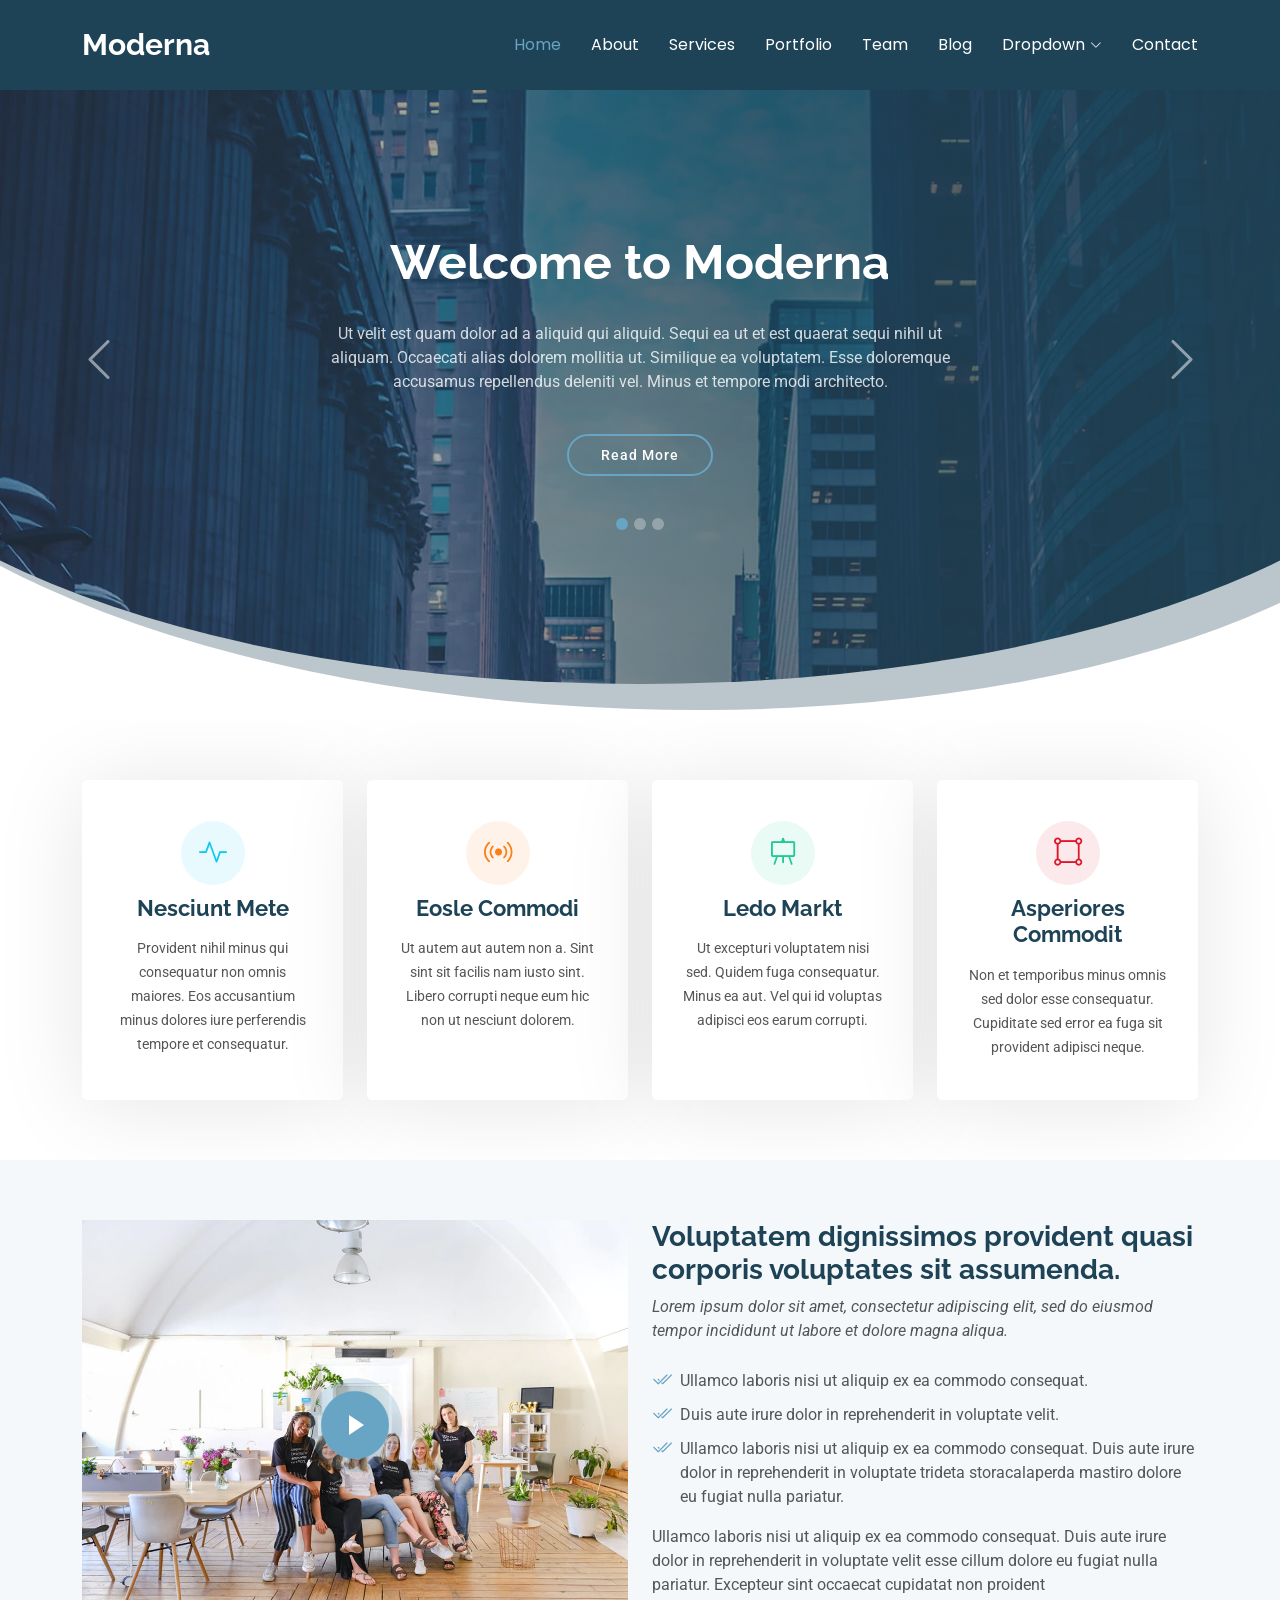
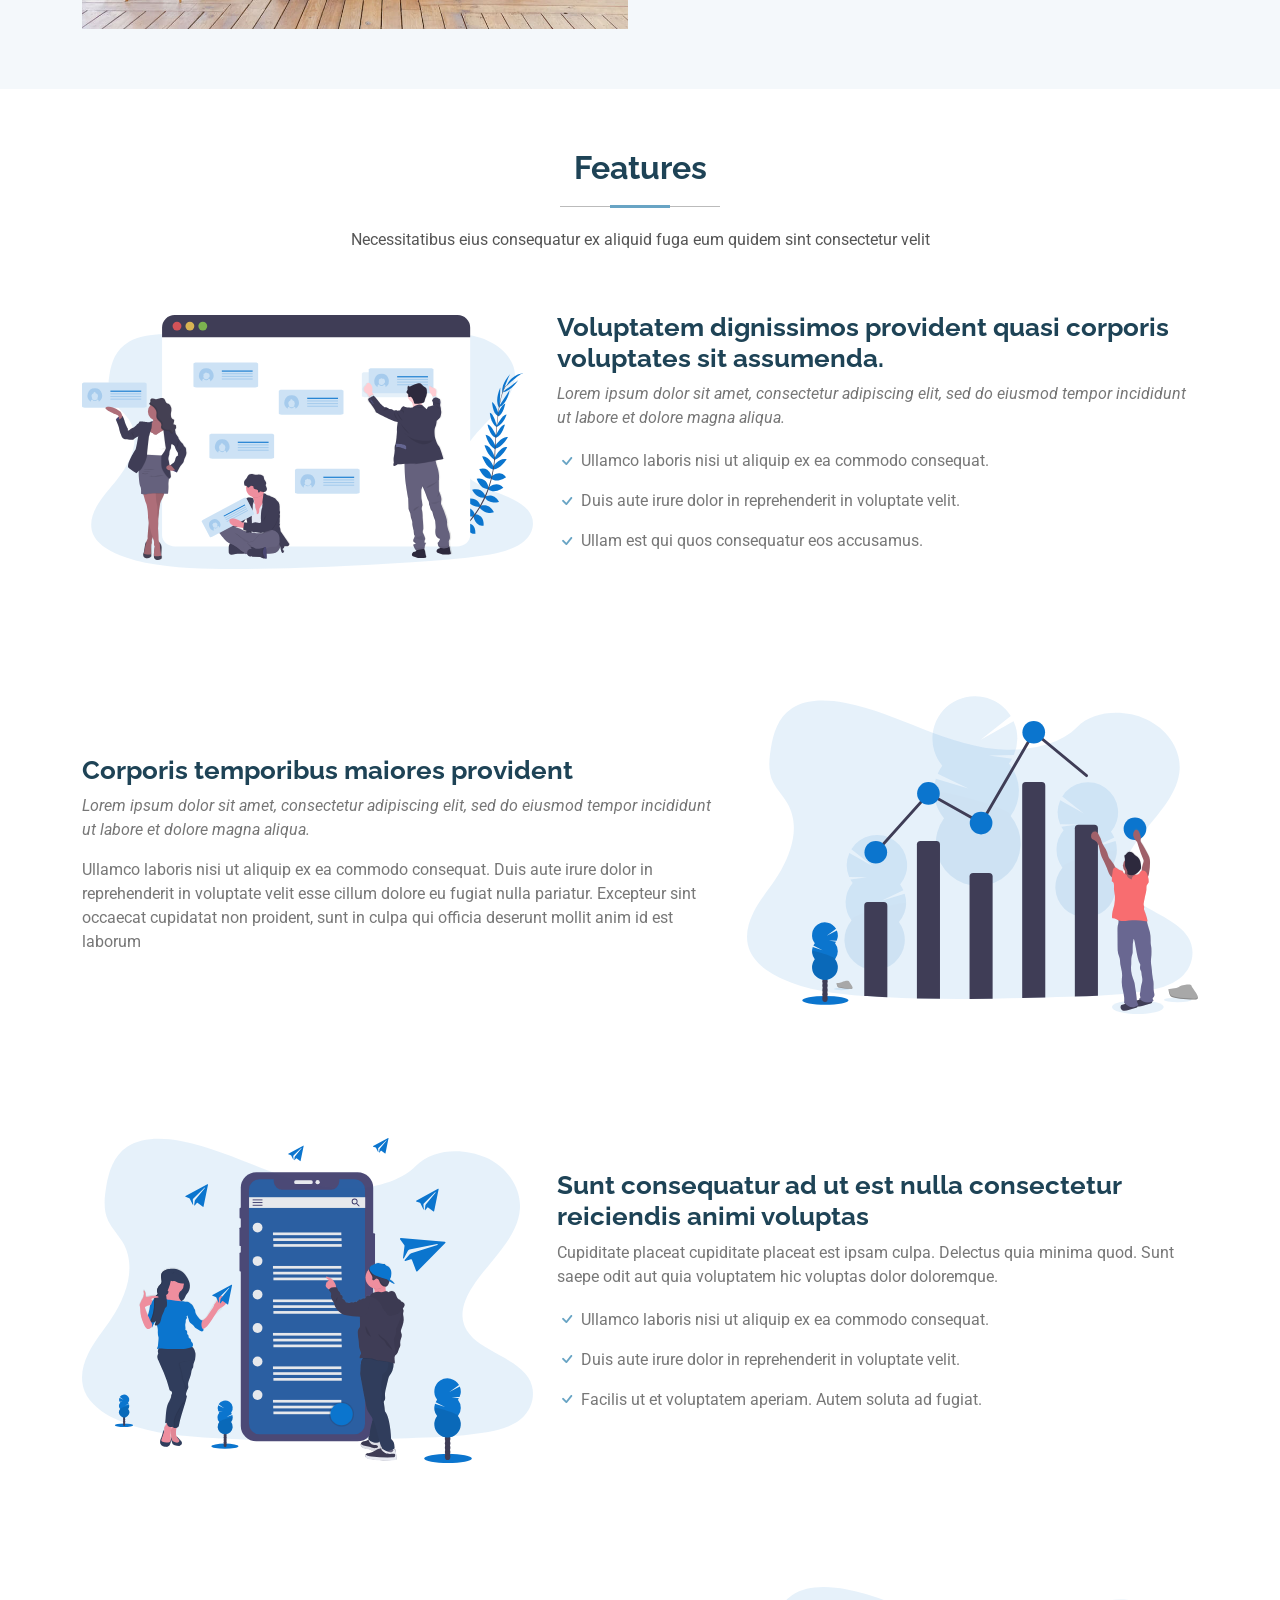
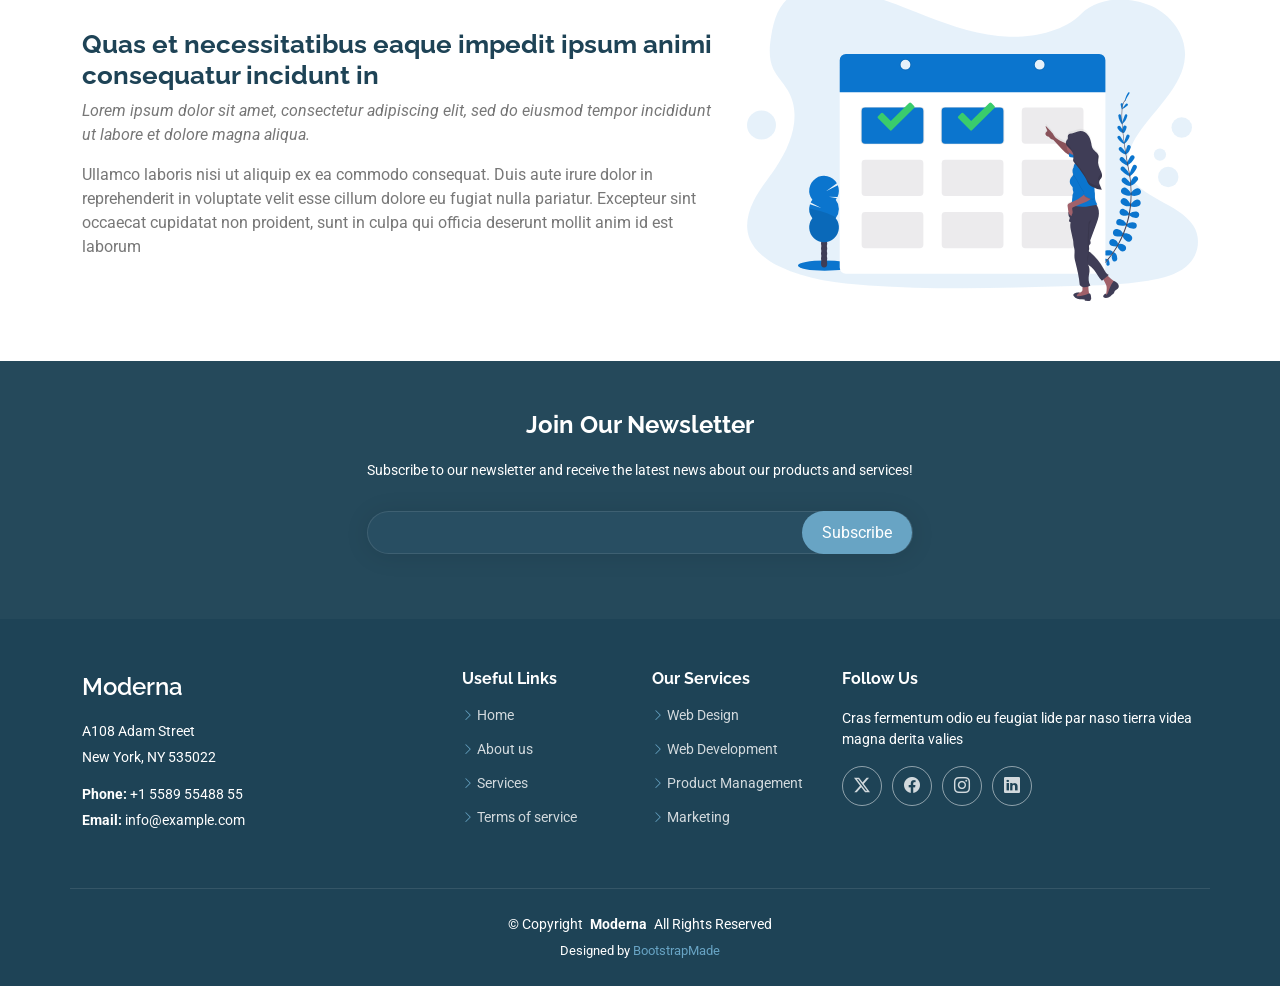
<file: KurumsalWebProjesii/Content/SiteLayout/index.html>
<!DOCTYPE html>
<html lang="en">

<head>
  <meta charset="utf-8">
  <meta content="width=device-width, initial-scale=1.0" name="viewport">
  <title>Index - Moderna Bootstrap Template</title>
  <meta name="description" content="">
  <meta name="keywords" content="">

  <!-- Favicons -->
  <link href="assets/img/favicon.png" rel="icon">
  <link href="assets/img/apple-touch-icon.png" rel="apple-touch-icon">

  <!-- Fonts -->
  <link href="https://fonts.googleapis.com" rel="preconnect">
  <link href="https://fonts.gstatic.com" rel="preconnect" crossorigin>
  <link href="https://fonts.googleapis.com/css2?family=Roboto:ital,wght@0,100;0,300;0,400;0,500;0,700;0,900;1,100;1,300;1,400;1,500;1,700;1,900&family=Poppins:ital,wght@0,100;0,200;0,300;0,400;0,500;0,600;0,700;0,800;0,900;1,100;1,200;1,300;1,400;1,500;1,600;1,700;1,800;1,900&family=Raleway:ital,wght@0,100;0,200;0,300;0,400;0,500;0,600;0,700;0,800;0,900;1,100;1,200;1,300;1,400;1,500;1,600;1,700;1,800;1,900&display=swap" rel="stylesheet">

  <!-- Vendor CSS Files -->
  <link href="assets/vendor/bootstrap/css/bootstrap.min.css" rel="stylesheet">
  <link href="assets/vendor/bootstrap-icons/bootstrap-icons.css" rel="stylesheet">
  <link href="assets/vendor/aos/aos.css" rel="stylesheet">
  <link href="assets/vendor/glightbox/css/glightbox.min.css" rel="stylesheet">
  <link href="assets/vendor/swiper/swiper-bundle.min.css" rel="stylesheet">

  <!-- Main CSS File -->
  <link href="assets/css/main.css" rel="stylesheet">

  <!-- =======================================================
  * Template Name: Moderna
  * Template URL: https://bootstrapmade.com/free-bootstrap-template-corporate-moderna/
  * Updated: Aug 07 2024 with Bootstrap v5.3.3
  * Author: BootstrapMade.com
  * License: https://bootstrapmade.com/license/
  ======================================================== -->
</head>

<body class="index-page">

  <header id="header" class="header d-flex align-items-center fixed-top">
    <div class="container-fluid container-xl position-relative d-flex align-items-center justify-content-between">

      <a href="index.html" class="logo d-flex align-items-center">
        <!-- Uncomment the line below if you also wish to use an image logo -->
        <!-- <img src="assets/img/logo.png" alt=""> -->
        <h1 class="sitename">Moderna</h1>
      </a>

      <nav id="navmenu" class="navmenu">
        <ul>
          <li><a href="index.html" class="active">Home</a></li>
          <li><a href="about.html">About</a></li>
          <li><a href="services.html">Services</a></li>
          <li><a href="portfolio.html">Portfolio</a></li>
          <li><a href="team.html">Team</a></li>
          <li><a href="blog.html">Blog</a></li>
          <li class="dropdown"><a href="#"><span>Dropdown</span> <i class="bi bi-chevron-down toggle-dropdown"></i></a>
            <ul>
              <li><a href="#">Dropdown 1</a></li>
              <li class="dropdown"><a href="#"><span>Deep Dropdown</span> <i class="bi bi-chevron-down toggle-dropdown"></i></a>
                <ul>
                  <li><a href="#">Deep Dropdown 1</a></li>
                  <li><a href="#">Deep Dropdown 2</a></li>
                  <li><a href="#">Deep Dropdown 3</a></li>
                  <li><a href="#">Deep Dropdown 4</a></li>
                  <li><a href="#">Deep Dropdown 5</a></li>
                </ul>
              </li>
              <li><a href="#">Dropdown 2</a></li>
              <li><a href="#">Dropdown 3</a></li>
              <li><a href="#">Dropdown 4</a></li>
            </ul>
          </li>
          <li><a href="contact.html">Contact</a></li>
        </ul>
        <i class="mobile-nav-toggle d-xl-none bi bi-list"></i>
      </nav>

    </div>
  </header>

  <main class="main">

    <!-- Hero Section -->
    <section id="hero" class="hero section dark-background">

      <!-- <img src="assets/img/hero-bg.jpg" alt="" data-aos="fade-in"> -->

      <div id="hero-carousel" class="carousel carousel-fade" data-bs-ride="carousel" data-bs-interval="5000">

        <div class="container position-relative">

          <div class="carousel-item active">
            <div class="carousel-container">
              <h2>Welcome to Moderna</h2>
              <p>Ut velit est quam dolor ad a aliquid qui aliquid. Sequi ea ut et est quaerat sequi nihil ut aliquam. Occaecati alias dolorem mollitia ut. Similique ea voluptatem. Esse doloremque accusamus repellendus deleniti vel. Minus et tempore modi architecto.</p>
              <a href="#about" class="btn-get-started">Read More</a>
            </div>
          </div><!-- End Carousel Item -->

          <div class="carousel-item">
            <div class="carousel-container">
              <h2>Lorem Ipsum Dolor</h2>
              <p>Ut velit est quam dolor ad a aliquid qui aliquid. Sequi ea ut et est quaerat sequi nihil ut aliquam. Occaecati alias dolorem mollitia ut. Similique ea voluptatem. Esse doloremque accusamus repellendus deleniti vel. Minus et tempore modi architecto.</p>
              <a href="#about" class="btn-get-started">Read More</a>
            </div>
          </div><!-- End Carousel Item -->

          <div class="carousel-item">
            <div class="carousel-container">
              <h2>Sequi ea ut et est quaerat</h2>
              <p>Ut velit est quam dolor ad a aliquid qui aliquid. Sequi ea ut et est quaerat sequi nihil ut aliquam. Occaecati alias dolorem mollitia ut. Similique ea voluptatem. Esse doloremque accusamus repellendus deleniti vel. Minus et tempore modi architecto.</p>
              <a href="#about" class="btn-get-started">Read More</a>
            </div>
          </div><!-- End Carousel Item -->

          <a class="carousel-control-prev" href="#hero-carousel" role="button" data-bs-slide="prev">
            <span class="carousel-control-prev-icon bi bi-chevron-left" aria-hidden="true"></span>
          </a>

          <a class="carousel-control-next" href="#hero-carousel" role="button" data-bs-slide="next">
            <span class="carousel-control-next-icon bi bi-chevron-right" aria-hidden="true"></span>
          </a>

          <ol class="carousel-indicators"></ol>

        </div>

      </div>

    </section><!-- /Hero Section -->

    <!-- Featured Services Section -->
    <section id="featured-services" class="featured-services section">

      <div class="container">

        <div class="row gy-4">

          <div class="col-lg-3 col-md-6" data-aos="fade-up" data-aos-delay="100">
            <div class="service-item item-cyan position-relative">
              <div class="icon">
                <i class="bi bi-activity"></i>
              </div>
              <a href="service-details.html" class="stretched-link">
                <h3>Nesciunt Mete</h3>
              </a>
              <p>Provident nihil minus qui consequatur non omnis maiores. Eos accusantium minus dolores iure perferendis tempore et consequatur.</p>
            </div>
          </div><!-- End Service Item -->

          <div class="col-lg-3 col-md-6" data-aos="fade-up" data-aos-delay="200">
            <div class="service-item item-orange position-relative">
              <div class="icon">
                <i class="bi bi-broadcast"></i>
              </div>
              <a href="service-details.html" class="stretched-link">
                <h3>Eosle Commodi</h3>
              </a>
              <p>Ut autem aut autem non a. Sint sint sit facilis nam iusto sint. Libero corrupti neque eum hic non ut nesciunt dolorem.</p>
            </div>
          </div><!-- End Service Item -->

          <div class="col-lg-3 col-md-6" data-aos="fade-up" data-aos-delay="300">
            <div class="service-item item-teal position-relative">
              <div class="icon">
                <i class="bi bi-easel"></i>
              </div>
              <a href="service-details.html" class="stretched-link">
                <h3>Ledo Markt</h3>
              </a>
              <p>Ut excepturi voluptatem nisi sed. Quidem fuga consequatur. Minus ea aut. Vel qui id voluptas adipisci eos earum corrupti.</p>
            </div>
          </div><!-- End Service Item -->

          <div class="col-lg-3 col-md-6" data-aos="fade-up" data-aos-delay="400">
            <div class="service-item item-red position-relative">
              <div class="icon">
                <i class="bi bi-bounding-box-circles"></i>
              </div>
              <a href="service-details.html" class="stretched-link">
                <h3>Asperiores Commodit</h3>
              </a>
              <p>Non et temporibus minus omnis sed dolor esse consequatur. Cupiditate sed error ea fuga sit provident adipisci neque.</p>
              <a href="service-details.html" class="stretched-link"></a>
            </div>
          </div><!-- End Service Item -->
        </div>

      </div>

    </section><!-- /Featured Services Section -->

    <!-- About Section -->
    <section id="about" class="about section light-background">

      <div class="container">

        <div class="row gy-4">
          <div class="col-lg-6 position-relative align-self-start" data-aos="fade-up" data-aos-delay="100">
            <img src="assets/img/about.jpg" class="img-fluid" alt="">
            <a href="https://www.youtube.com/watch?v=Y7f98aduVJ8" class="glightbox pulsating-play-btn"></a>
          </div>
          <div class="col-lg-6 content" data-aos="fade-up" data-aos-delay="200">
            <h3>Voluptatem dignissimos provident quasi corporis voluptates sit assumenda.</h3>
            <p class="fst-italic">
              Lorem ipsum dolor sit amet, consectetur adipiscing elit, sed do eiusmod tempor incididunt ut labore et dolore
              magna aliqua.
            </p>
            <ul>
              <li><i class="bi bi-check2-all"></i> <span>Ullamco laboris nisi ut aliquip ex ea commodo consequat.</span></li>
              <li><i class="bi bi-check2-all"></i> <span>Duis aute irure dolor in reprehenderit in voluptate velit.</span></li>
              <li><i class="bi bi-check2-all"></i> <span>Ullamco laboris nisi ut aliquip ex ea commodo consequat. Duis aute irure dolor in reprehenderit in voluptate trideta storacalaperda mastiro dolore eu fugiat nulla pariatur.</span></li>
            </ul>
            <p>
              Ullamco laboris nisi ut aliquip ex ea commodo consequat. Duis aute irure dolor in reprehenderit in voluptate
              velit esse cillum dolore eu fugiat nulla pariatur. Excepteur sint occaecat cupidatat non proident
            </p>
          </div>
        </div>

      </div>

    </section><!-- /About Section -->

    <!-- Features Section -->
    <section id="features" class="features section">

      <!-- Section Title -->
      <div class="container section-title" data-aos="fade-up">
        <h2>Features</h2>
        <p>Necessitatibus eius consequatur ex aliquid fuga eum quidem sint consectetur velit</p>
      </div><!-- End Section Title -->

      <div class="container">

        <div class="row gy-4 align-items-center features-item">
          <div class="col-md-5 d-flex align-items-center" data-aos="zoom-out" data-aos-delay="100">
            <img src="assets/img/features-1.svg" class="img-fluid" alt="">
          </div>
          <div class="col-md-7" data-aos="fade-up" data-aos-delay="100">
            <h3>Voluptatem dignissimos provident quasi corporis voluptates sit assumenda.</h3>
            <p class="fst-italic">
              Lorem ipsum dolor sit amet, consectetur adipiscing elit, sed do eiusmod tempor incididunt ut labore et dolore
              magna aliqua.
            </p>
            <ul>
              <li><i class="bi bi-check"></i><span> Ullamco laboris nisi ut aliquip ex ea commodo consequat.</span></li>
              <li><i class="bi bi-check"></i> <span>Duis aute irure dolor in reprehenderit in voluptate velit.</span></li>
              <li><i class="bi bi-check"></i> <span>Ullam est qui quos consequatur eos accusamus.</span></li>
            </ul>
          </div>
        </div><!-- Features Item -->

        <div class="row gy-4 align-items-center features-item">
          <div class="col-md-5 order-1 order-md-2 d-flex align-items-center" data-aos="zoom-out" data-aos-delay="200">
            <img src="assets/img/features-2.svg" class="img-fluid" alt="">
          </div>
          <div class="col-md-7 order-2 order-md-1" data-aos="fade-up" data-aos-delay="200">
            <h3>Corporis temporibus maiores provident</h3>
            <p class="fst-italic">
              Lorem ipsum dolor sit amet, consectetur adipiscing elit, sed do eiusmod tempor incididunt ut labore et dolore
              magna aliqua.
            </p>
            <p>
              Ullamco laboris nisi ut aliquip ex ea commodo consequat. Duis aute irure dolor in reprehenderit in voluptate
              velit esse cillum dolore eu fugiat nulla pariatur. Excepteur sint occaecat cupidatat non proident, sunt in
              culpa qui officia deserunt mollit anim id est laborum
            </p>
          </div>
        </div><!-- Features Item -->

        <div class="row gy-4 align-items-center features-item">
          <div class="col-md-5 d-flex align-items-center" data-aos="zoom-out">
            <img src="assets/img/features-3.svg" class="img-fluid" alt="">
          </div>
          <div class="col-md-7" data-aos="fade-up">
            <h3>Sunt consequatur ad ut est nulla consectetur reiciendis animi voluptas</h3>
            <p>Cupiditate placeat cupiditate placeat est ipsam culpa. Delectus quia minima quod. Sunt saepe odit aut quia voluptatem hic voluptas dolor doloremque.</p>
            <ul>
              <li><i class="bi bi-check"></i> <span>Ullamco laboris nisi ut aliquip ex ea commodo consequat.</span></li>
              <li><i class="bi bi-check"></i><span> Duis aute irure dolor in reprehenderit in voluptate velit.</span></li>
              <li><i class="bi bi-check"></i> <span>Facilis ut et voluptatem aperiam. Autem soluta ad fugiat</span>.</li>
            </ul>
          </div>
        </div><!-- Features Item -->

        <div class="row gy-4 align-items-center features-item">
          <div class="col-md-5 order-1 order-md-2 d-flex align-items-center" data-aos="zoom-out">
            <img src="assets/img/features-4.svg" class="img-fluid" alt="">
          </div>
          <div class="col-md-7 order-2 order-md-1" data-aos="fade-up">
            <h3>Quas et necessitatibus eaque impedit ipsum animi consequatur incidunt in</h3>
            <p class="fst-italic">
              Lorem ipsum dolor sit amet, consectetur adipiscing elit, sed do eiusmod tempor incididunt ut labore et dolore
              magna aliqua.
            </p>
            <p>
              Ullamco laboris nisi ut aliquip ex ea commodo consequat. Duis aute irure dolor in reprehenderit in voluptate
              velit esse cillum dolore eu fugiat nulla pariatur. Excepteur sint occaecat cupidatat non proident, sunt in
              culpa qui officia deserunt mollit anim id est laborum
            </p>
          </div>
        </div><!-- Features Item -->

      </div>

    </section><!-- /Features Section -->

  </main>

  <footer id="footer" class="footer dark-background">

    <div class="footer-newsletter">
      <div class="container">
        <div class="row justify-content-center text-center">
          <div class="col-lg-6">
            <h4>Join Our Newsletter</h4>
            <p>Subscribe to our newsletter and receive the latest news about our products and services!</p>
            <form action="forms/newsletter.php" method="post" class="php-email-form">
              <div class="newsletter-form"><input type="email" name="email"><input type="submit" value="Subscribe"></div>
              <div class="loading">Loading</div>
              <div class="error-message"></div>
              <div class="sent-message">Your subscription request has been sent. Thank you!</div>
            </form>
          </div>
        </div>
      </div>
    </div>

    <div class="container footer-top">
      <div class="row gy-4">
        <div class="col-lg-4 col-md-6 footer-about">
          <a href="index.html" class="d-flex align-items-center">
            <span class="sitename">Moderna</span>
          </a>
          <div class="footer-contact pt-3">
            <p>A108 Adam Street</p>
            <p>New York, NY 535022</p>
            <p class="mt-3"><strong>Phone:</strong> <span>+1 5589 55488 55</span></p>
            <p><strong>Email:</strong> <span>info@example.com</span></p>
          </div>
        </div>

        <div class="col-lg-2 col-md-3 footer-links">
          <h4>Useful Links</h4>
          <ul>
            <li><i class="bi bi-chevron-right"></i> <a href="#">Home</a></li>
            <li><i class="bi bi-chevron-right"></i> <a href="#">About us</a></li>
            <li><i class="bi bi-chevron-right"></i> <a href="#">Services</a></li>
            <li><i class="bi bi-chevron-right"></i> <a href="#">Terms of service</a></li>
          </ul>
        </div>

        <div class="col-lg-2 col-md-3 footer-links">
          <h4>Our Services</h4>
          <ul>
            <li><i class="bi bi-chevron-right"></i> <a href="#">Web Design</a></li>
            <li><i class="bi bi-chevron-right"></i> <a href="#">Web Development</a></li>
            <li><i class="bi bi-chevron-right"></i> <a href="#">Product Management</a></li>
            <li><i class="bi bi-chevron-right"></i> <a href="#">Marketing</a></li>
          </ul>
        </div>

        <div class="col-lg-4 col-md-12">
          <h4>Follow Us</h4>
          <p>Cras fermentum odio eu feugiat lide par naso tierra videa magna derita valies</p>
          <div class="social-links d-flex">
            <a href=""><i class="bi bi-twitter-x"></i></a>
            <a href=""><i class="bi bi-facebook"></i></a>
            <a href=""><i class="bi bi-instagram"></i></a>
            <a href=""><i class="bi bi-linkedin"></i></a>
          </div>
        </div>

      </div>
    </div>

    <div class="container copyright text-center mt-4">
      <p>© <span>Copyright</span> <strong class="px-1 sitename">Moderna</strong> <span>All Rights Reserved</span></p>
      <div class="credits">
        <!-- All the links in the footer should remain intact. -->
        <!-- You can delete the links only if you've purchased the pro version. -->
        <!-- Licensing information: https://bootstrapmade.com/license/ -->
        <!-- Purchase the pro version with working PHP/AJAX contact form: [buy-url] -->
        Designed by <a href="https://bootstrapmade.com/">BootstrapMade</a>
      </div>
    </div>

  </footer>

  <!-- Scroll Top -->
  <a href="#" id="scroll-top" class="scroll-top d-flex align-items-center justify-content-center"><i class="bi bi-arrow-up-short"></i></a>

  <!-- Preloader -->
  <div id="preloader"></div>

  <!-- Vendor JS Files -->
  <script src="assets/vendor/bootstrap/js/bootstrap.bundle.min.js"></script>
  <script src="assets/vendor/php-email-form/validate.js"></script>
  <script src="assets/vendor/aos/aos.js"></script>
  <script src="assets/vendor/glightbox/js/glightbox.min.js"></script>
  <script src="assets/vendor/purecounter/purecounter_vanilla.js"></script>
  <script src="assets/vendor/swiper/swiper-bundle.min.js"></script>
  <script src="assets/vendor/waypoints/noframework.waypoints.js"></script>
  <script src="assets/vendor/imagesloaded/imagesloaded.pkgd.min.js"></script>
  <script src="assets/vendor/isotope-layout/isotope.pkgd.min.js"></script>

  <!-- Main JS File -->
  <script src="assets/js/main.js"></script>

</body>

</html>
</file>
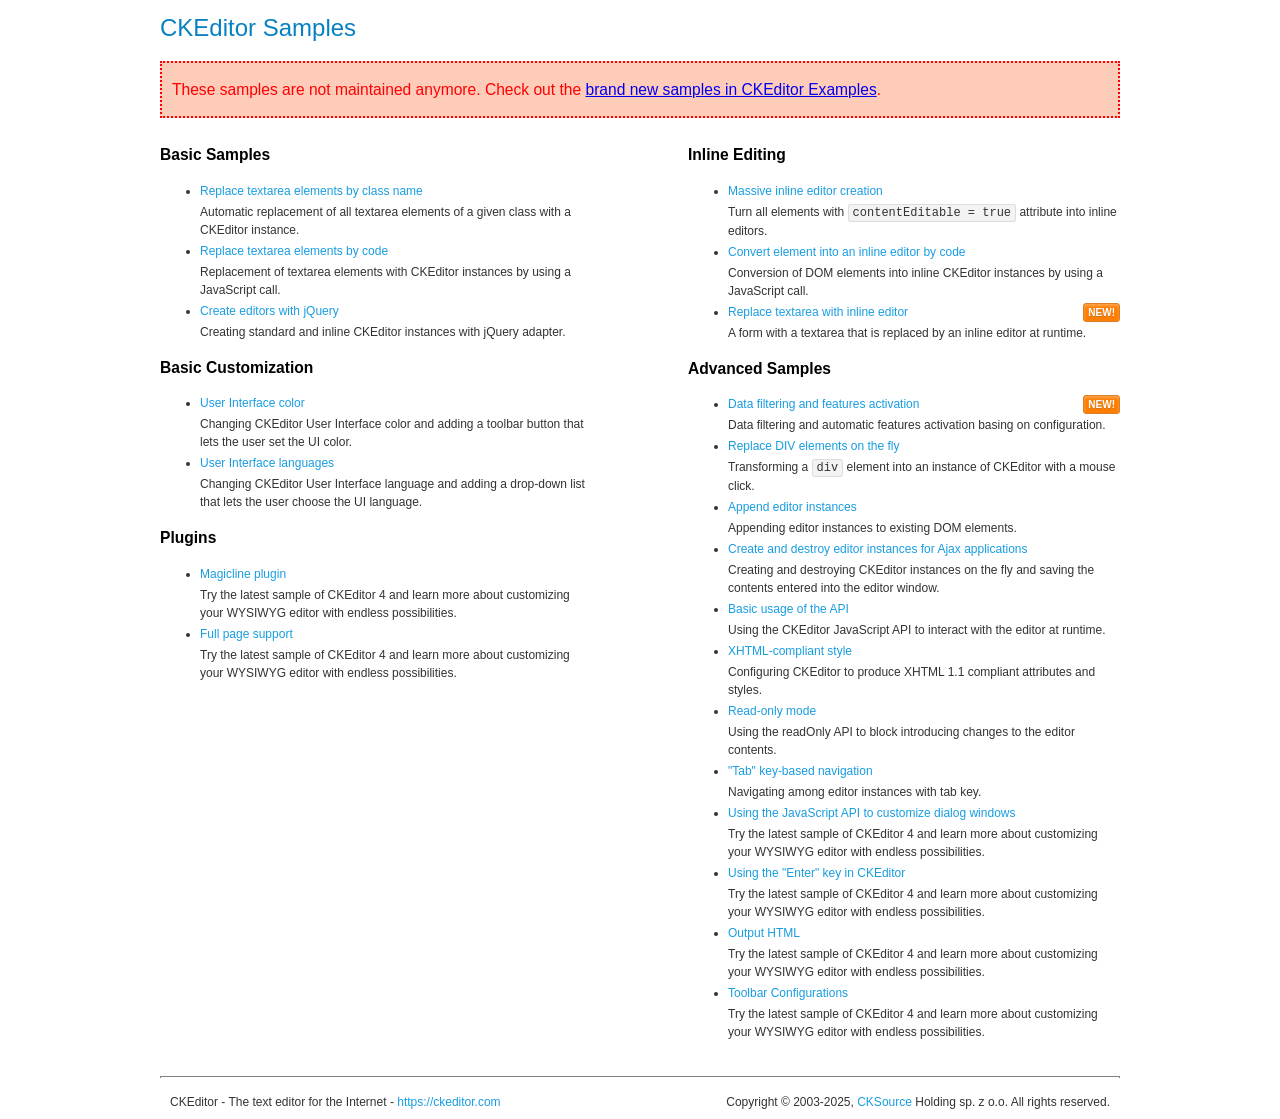
<file: KurumsalWebProjesii/Content/samples/old/index.html>
<!DOCTYPE html>
<!--
Copyright (c) 2003-2025, CKSource Holding sp. z o.o. All rights reserved.
CKEditor 4 LTS ("Long Term Support") is available under the terms of the Extended Support Model.
-->
<html lang="en">
<head>
	<meta charset="utf-8">
	<title>CKEditor Samples</title>
	<link rel="stylesheet" href="sample.css">
	<meta name="description" content="Try the latest sample of CKEditor 4 and learn more about customizing your WYSIWYG editor with endless possibilities.">
</head>
<body>
	<h1 class="samples">
		CKEditor Samples
	</h1>
	<div class="warning deprecated">
		These samples are not maintained anymore. Check out the <a href="https://ckeditor.com/docs/ckeditor4/latest/examples/index.html">brand new samples in CKEditor Examples</a>.
	</div>
	<div class="twoColumns">
		<div class="twoColumnsLeft">
			<h2 class="samples">
				Basic Samples
			</h2>
			<dl class="samples">
				<dt><a class="samples" href="replacebyclass.html">Replace textarea elements by class name</a></dt>
				<dd>Automatic replacement of all textarea elements of a given class with a CKEditor instance.</dd>

				<dt><a class="samples" href="replacebycode.html">Replace textarea elements by code</a></dt>
				<dd>Replacement of textarea elements with CKEditor instances by using a JavaScript call.</dd>

				<dt><a class="samples" href="jquery.html">Create editors with jQuery</a></dt>
				<dd>Creating standard and inline CKEditor instances with jQuery adapter.</dd>
			</dl>

			<h2 class="samples">
				Basic Customization
			</h2>
			<dl class="samples">
				<dt><a class="samples" href="uicolor.html">User Interface color</a></dt>
				<dd>Changing CKEditor User Interface color and adding a toolbar button that lets the user set the UI color.</dd>

				<dt><a class="samples" href="uilanguages.html">User Interface languages</a></dt>
				<dd>Changing CKEditor User Interface language and adding a drop-down list that lets the user choose the UI language.</dd>
			</dl>


			<h2 class="samples">Plugins</h2>
<dl class="samples">
<dt><a class="samples" href="magicline/magicline.html">Magicline plugin</a></dt>
<dd>Try the latest sample of CKEditor 4 and learn more about customizing your WYSIWYG editor with endless possibilities.</dd>

<dt><a class="samples" href="wysiwygarea/fullpage.html">Full page support</a></dt>
<dd>Try the latest sample of CKEditor 4 and learn more about customizing your WYSIWYG editor with endless possibilities.</dd>
</dl>
		</div>
		<div class="twoColumnsRight">
			<h2 class="samples">
				Inline Editing
			</h2>
			<dl class="samples">
				<dt><a class="samples" href="inlineall.html">Massive inline editor creation</a></dt>
				<dd>Turn all elements with <code>contentEditable = true</code> attribute into inline editors.</dd>

				<dt><a class="samples" href="inlinebycode.html">Convert element into an inline editor by code</a></dt>
				<dd>Conversion of DOM elements into inline CKEditor instances by using a JavaScript call.</dd>

				<dt><a class="samples" href="inlinetextarea.html">Replace textarea with inline editor</a> <span class="new">New!</span></dt>
				<dd>A form with a textarea that is replaced by an inline editor at runtime.</dd>

				
			</dl>

			<h2 class="samples">
				Advanced Samples
			</h2>
			<dl class="samples">
				<dt><a class="samples" href="datafiltering.html">Data filtering and features activation</a> <span class="new">New!</span></dt>
				<dd>Data filtering and automatic features activation basing on configuration.</dd>

				<dt><a class="samples" href="divreplace.html">Replace DIV elements on the fly</a></dt>
				<dd>Transforming a <code>div</code> element into an instance of CKEditor with a mouse click.</dd>

				<dt><a class="samples" href="appendto.html">Append editor instances</a></dt>
				<dd>Appending editor instances to existing DOM elements.</dd>

				<dt><a class="samples" href="ajax.html">Create and destroy editor instances for Ajax applications</a></dt>
				<dd>Creating and destroying CKEditor instances on the fly and saving the contents entered into the editor window.</dd>

				<dt><a class="samples" href="api.html">Basic usage of the API</a></dt>
				<dd>Using the CKEditor JavaScript API to interact with the editor at runtime.</dd>

				<dt><a class="samples" href="xhtmlstyle.html">XHTML-compliant style</a></dt>
				<dd>Configuring CKEditor to produce XHTML 1.1 compliant attributes and styles.</dd>

				<dt><a class="samples" href="readonly.html">Read-only mode</a></dt>
				<dd>Using the readOnly API to block introducing changes to the editor contents.</dd>

				<dt><a class="samples" href="tabindex.html">"Tab" key-based navigation</a></dt>
				<dd>Navigating among editor instances with tab key.</dd>


				
<dt><a class="samples" href="dialog/dialog.html">Using the JavaScript API to customize dialog windows</a></dt>
<dd>Try the latest sample of CKEditor 4 and learn more about customizing your WYSIWYG editor with endless possibilities.</dd>

<dt><a class="samples" href="enterkey/enterkey.html">Using the &quot;Enter&quot; key in CKEditor</a></dt>
<dd>Try the latest sample of CKEditor 4 and learn more about customizing your WYSIWYG editor with endless possibilities.</dd>

<dt><a class="samples" href="htmlwriter/outputhtml.html">Output HTML</a></dt>
<dd>Try the latest sample of CKEditor 4 and learn more about customizing your WYSIWYG editor with endless possibilities.</dd>

<dt><a class="samples" href="toolbar/toolbar.html">Toolbar Configurations</a></dt>
<dd>Try the latest sample of CKEditor 4 and learn more about customizing your WYSIWYG editor with endless possibilities.</dd>

			</dl>
		</div>
	</div>
	<div id="footer">
		<hr>
		<p>
			CKEditor - The text editor for the Internet - <a class="samples" href="https://ckeditor.com/">https://ckeditor.com</a>
		</p>
		<p id="copy">
			Copyright &copy; 2003-2025, <a class="samples" href="https://cksource.com/">CKSource</a> Holding sp. z o.o. All rights reserved.
		</p>
	</div>
</body>
</html>
</file>
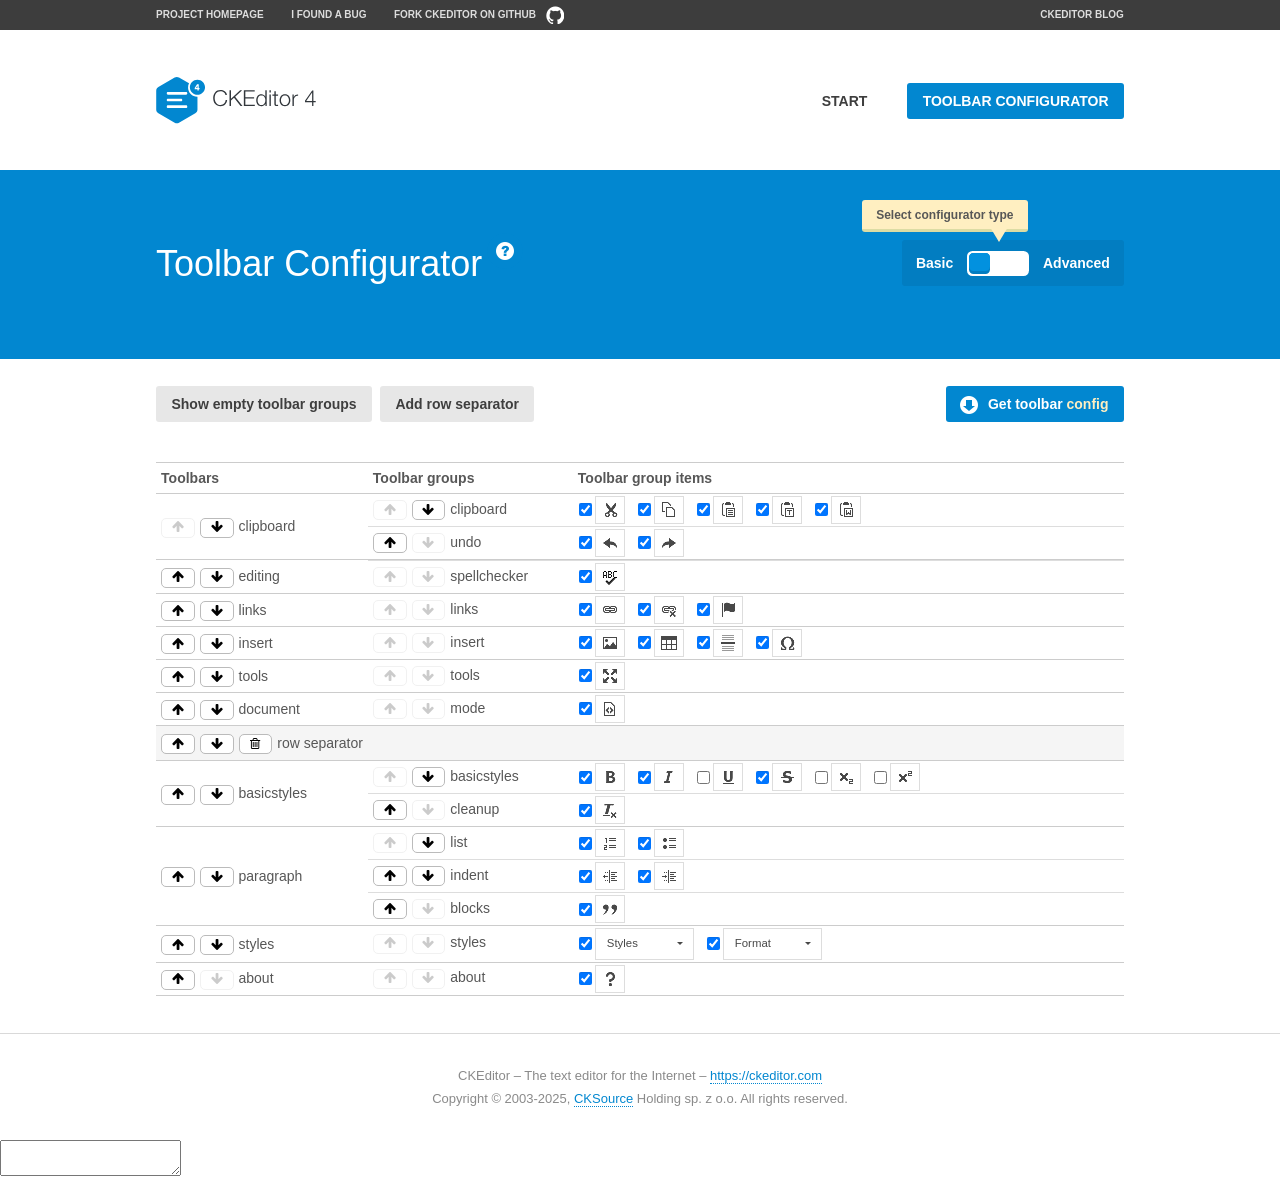
<file: KurumsalWebProjesii/Content/samples/toolbarconfigurator/index.html>
<!DOCTYPE html>
<!--
Copyright (c) 2003-2025, CKSource Holding sp. z o.o. All rights reserved.
CKEditor 4 LTS ("Long Term Support") is available under the terms of the Extended Support Model.
-->
<!--[if IE 8]><html class="ie8"><![endif]-->
<!--[if gt IE 8]><html><![endif]-->
<!--[if !IE]><!--><html lang="en"><!--<![endif]-->
<head>
	<meta charset="utf-8">
	<title>Toolbar Configurator</title>
	<script src="../../ckeditor.js"></script>
	<script>
		if ( CKEDITOR.env.ie && CKEDITOR.env.version < 9 )
			CKEDITOR.tools.enableHtml5Elements( document );
	</script>
	<link rel="stylesheet" href="lib/codemirror/codemirror.css">
	<link rel="stylesheet" href="lib/codemirror/show-hint.css">
	<link rel="stylesheet" href="lib/codemirror/neo.css">
	<link rel="stylesheet" href="css/fontello.css">
	<link rel="stylesheet" href="../css/samples.css">
	<meta name="description" content="Try the latest sample of CKEditor 4 and learn more about customizing your WYSIWYG editor with endless possibilities.">
</head>
<body id="toolbar">

<nav class="navigation-a">
	<div class="grid-container">
		<ul class="navigation-a-left grid-width-70">
			<li><a href="https://ckeditor.com/ckeditor-4/">Project Homepage</a></li>
			<li><a href="https://github.com/ckeditor/ckeditor4/issues">I found a bug</a></li>
			<li><a href="https://github.com/ckeditor/ckeditor4" class="icon-pos-right icon-navigation-a-github">Fork CKEditor on GitHub</a></li>
		</ul>
		<ul class="navigation-a-right grid-width-30">
			<li><a href="https://ckeditor.com/blog/">CKEditor Blog</a></li>
		</ul>
	</div>
</nav>

<header class="header-a">
	<div class="grid-container">
		<h1 class="header-a-logo grid-width-30">
			<a href="../index.html"><img src="../img/logo.svg" onerror="this.src='../img/logo.png'; this.onerror=null;" alt="CKEditor Logo"></a>
		</h1>
		<nav class="navigation-b grid-width-70">
			<ul>
				<li><a href="../index.html"  class="button-a">Start</a></li>
				<li><a href="index.html"  class="button-a button-a-background">Toolbar configurator</a></li>
			</ul>
		</nav>
	</div>
</header>

<main>
	<div class="adjoined-top">
		<div class="grid-container">
			<div class="content grid-width-100">
				<div class="grid-container-nested">
					<h1 class="grid-width-60">
						Toolbar Configurator
						<a href="#help-content" type="button" title="Configurator help" id="help" class="button-a button-a-background button-a-no-text icon-pos-left icon-question-mark">Help</a>
					</h1>

					<div class="grid-width-40 grid-switch-magic">
						<div class="switch">
							<span class="balloon-a balloon-a-se">Select configurator type</span>
							<input type="radio" name="radio" data-num="1" id="radio-basic" />
							<input type="radio" name="radio" data-num="2" id="radio-advanced" />
							<label data-for="1" for="radio-basic">Basic</label>
							<span class="switch-inner">
								<span class="handler"></span>
							</span>
							<label data-for="2" for="radio-advanced">Advanced</label>
						</div>
					</div>
				</div>
			</div>
		</div>
	</div>
	<div class="adjoined-bottom">
		<div class="grid-container">
			<div class="grid-width-100">
				<div class="editors-container">
					<div id="editor-basic"></div>
					<div id="editor-advanced"></div>
				</div>
			</div>
		</div>
	</div>

	<div class="grid-container configurator">
		<div class="content grid-width-100">
			<div class="configurator">
				<div>
					<div id="toolbarModifierWrapper"></div>
				</div>
			</div>
		</div>
	</div>

	<div id="help-content">
		<div class="grid-container">
			<div class="grid-width-100">
				<h2>What Am I Doing Here?</h2>

				<div class="grid-container grid-container-nested">
					<div class="basic">
						<div class="grid-width-50">
							<p>Arrange <a href="https://ckeditor.com/docs/ckeditor4/latest/api/CKEDITOR_config.html#cfg-toolbarGroups">toolbar groups</a>, toggle <a href="https://ckeditor.com/docs/ckeditor4/latest/api/CKEDITOR_config.html#cfg-removeButtons">button visibility</a> according to your needs and get your toolbar configuration.</p>
							<p>You can replace the content of the <a href="../../config.js"><code>config.js</code></a> file with the generated configuration. If you already set some configuration options you will need to merge both configurations.</p>
						</div>
						<div class="grid-width-50">
							<p>Read more about different ways of <a href="https://ckeditor.com/docs/ckeditor4/latest/guide/dev_configuration.html">setting configuration</a> and do not forget about <strong>clearing browser cache</strong>.</p>
							<p>Arranging toolbar groups is the recommended way of configuring the toolbar, but if you need more freedom you can use the <a href="#advanced">advanced configurator</a>.</p>
						</div>
					</div>
					<div class="advanced" style="display: none;">
						<div class="grid-width-50">
							<p>With this code editor you can edit your <a href="https://ckeditor.com/docs/ckeditor4/latest/api/CKEDITOR_config.html#cfg-toolbar">toolbar configuration</a> live.</p>
							<p>You can replace the content of the <a href="../../config.js"><code>config.js</code></a> file with the generated configuration. If you already set some configuration options you will need to merge both configurations.</p>
						</div>
						<div class="grid-width-50">
							<p>Read more about different ways of <a href="https://ckeditor.com/docs/ckeditor4/latest/guide/dev_configuration.html">setting configuration</a> and do not forget about <strong>clearing browser cache</strong>.</p>
						</div>
					</div>
				</div>

				<p class="grid-container grid-container-nested">
					<button type="button" class="help-content-close grid-width-100 button-a button-a-background">Got it. Let's play!</button>
				</p>
			</div>
		</div>
	</div>
</main>

<footer class="footer-a grid-container">
	<p class="grid-width-100">
		CKEditor &ndash; The text editor for the Internet &ndash; <a class="samples" href="https://ckeditor.com/">https://ckeditor.com</a>
	</p>
	<p class="grid-width-100" id="copy">
		Copyright &copy; 2003-2025, <a class="samples" href="https://cksource.com/">CKSource</a> Holding sp. z o.o. All rights reserved.
	</p>
</footer>

<script src="lib/codemirror/codemirror.js"></script>
<script src="lib/codemirror/javascript.js"></script>
<script src="lib/codemirror/show-hint.js"></script>

<script src="js/fulltoolbareditor.js"></script>
<script src="js/abstracttoolbarmodifier.js"></script>
<script src="js/toolbarmodifier.js"></script>
<script src="js/toolbartextmodifier.js"></script>
<script src="../js/sf.js"></script>

<script>
	( function() {
		'use strict';

		var mode = ( window.location.hash.substr( 1 ) === 'advanced' ) ? 'advanced' : 'basic',
			configuratorSection = CKEDITOR.document.findOne( 'main > .grid-container.configurator' ),
			basicInstruction = CKEDITOR.document.findOne( '#help-content .basic' ),
			advancedInstruction = CKEDITOR.document.findOne( '#help-content .advanced' ),

			// Configurator mode switcher.
			modeSwitchBasic = CKEDITOR.document.getById( 'radio-basic' ),
			modeSwitchAdvanced = CKEDITOR.document.getById( 'radio-advanced' );

		// Initial setup
		function updateSwitcher() {
			if ( mode === 'advanced' ) {
				modeSwitchAdvanced.$.checked = true;
			} else {
				modeSwitchBasic.$.checked = true;
			}
		}

		updateSwitcher();

		CKEDITOR.document.getWindow().on( 'hashchange', function( e ) {
			var hash = window.location.hash.substr( 1 );
			if ( !( hash === 'advanced' || hash === 'basic' ) ) {
				return;
			}
			mode = hash;
			onToolbarsDone( mode );
		} );

		CKEDITOR.document.getWindow().on( 'resize', function() {
			updateToolbar( ( mode === 'basic' ? toolbarModifier : toolbarTextModifier )[ 'editorInstance' ] );
		} );

		function onRefresh( modifier ) {
			modifier = modifier || this;

			if ( mode === 'basic' && modifier instanceof ToolbarConfigurator.ToolbarTextModifier ) {
				return;
			}

			// CodeMirror container becomes visible, so we need to refresh and to avoid rendering problems.
			if ( mode === 'advanced' && modifier instanceof ToolbarConfigurator.ToolbarTextModifier ) {
				modifier.codeContainer.refresh();
			}

			updateToolbar( modifier.editorInstance );
		}

		function updateToolbar( editor ) {
			var editorContainer = editor.container;

			// Not always editor is loaded.
			if ( !editorContainer ) {
				return;
			}

			var displayStyle = editorContainer.getStyle( 'display' );

			editorContainer.setStyle( 'display', 'block' );

			var newHeight = editorContainer.getSize( 'height' );

			var newMarginTop = parseInt( editorContainer.getComputedStyle( 'margin-top' ), 10 );
			newMarginTop = ( isNaN( newMarginTop ) ? 0 : Number( newMarginTop ) );

			var newMarginBottom = parseInt( editorContainer.getComputedStyle( 'margin-bottom' ), 10 );
			newMarginBottom = ( isNaN( newMarginBottom ) ? 0 : Number( newMarginBottom ) );

			var result = newHeight + newMarginTop + newMarginBottom;

			editorContainer.setStyle( 'display', displayStyle );

			editor.container.getAscendant( 'div' ).setStyle( 'height', result + 'px' );
		}

		var toolbarModifier = new ToolbarConfigurator.ToolbarModifier( 'editor-basic' );

		var done = 0;
		toolbarModifier.init( onToolbarInit );
		toolbarModifier.onRefresh = onRefresh;

		CKEDITOR.document.getById( 'toolbarModifierWrapper' ).append( toolbarModifier.mainContainer );

		var toolbarTextModifier = new ToolbarConfigurator.ToolbarTextModifier( 'editor-advanced' );
		toolbarTextModifier.init( onToolbarInit );
		toolbarTextModifier.onRefresh = onRefresh;

		function onToolbarInit() {
			if ( ++done === 2 ) {
				onToolbarsDone();

				positionSticky.watch( CKEDITOR.document.findOne( '.toolbar' ), function() {
					return mode === 'advanced';
				} );
			}
		}

		function onToolbarsDone() {
			if ( mode === 'basic' ) {
				toggleModeBasic( false );
			} else {
				toggleModeAdvanced( false );
			}

			updateSwitcher();

			setTimeout( function() {
				CKEDITOR.document.findOne( '.editors-container' ).addClass( 'active' );
				CKEDITOR.document.findOne( '#toolbarModifierWrapper' ).addClass( 'active' );
			}, 200 );
		}

		CKEDITOR.document.getById( 'toolbarModifierWrapper' ).append( toolbarTextModifier.mainContainer );

		function toogleModeSwitch( onElement, offElement, onModifier, offModifier ) {
			onElement.addClass( 'fancy-button-active' );
			offElement.removeClass( 'fancy-button-active' );

			onModifier.showUI();
			offModifier.hideUI();
		}

		function toggleModeBasic( callOnRefresh ) {
			callOnRefresh = ( callOnRefresh !== false );
			mode = 'basic';
			window.location.hash = '#basic';
			toogleModeSwitch( modeSwitchBasic, modeSwitchAdvanced, toolbarModifier, toolbarTextModifier );

			configuratorSection.removeClass( 'freed-width' );
			basicInstruction.show();
			advancedInstruction.hide();

			callOnRefresh && onRefresh( toolbarModifier );
		}

		function toggleModeAdvanced( callOnRefresh ) {
			callOnRefresh = ( callOnRefresh !== false );
			mode = 'advanced';
			window.location.hash = '#advanced';
			toogleModeSwitch( modeSwitchAdvanced, modeSwitchBasic, toolbarTextModifier, toolbarModifier );

			configuratorSection.addClass( 'freed-width' );
			advancedInstruction.show();
			basicInstruction.hide();

			callOnRefresh && onRefresh( toolbarTextModifier );
		}

		modeSwitchBasic.on( 'click', toggleModeBasic );
		modeSwitchAdvanced.on( 'click', toggleModeAdvanced );

		//
		// Position:sticky for the toolbar.
		//

		// Will make elements behave like they were styled with position:sticky.
		var positionSticky = {
			// Store object: {
			// 		element: CKEDITOR.dom.element, // Element which will float.
			// 		placeholder: CKEDITOR.dom.element, // Placeholder which is place to prevent page bounce.
			// 		isFixed: boolean // Whether element float now.
			// }
			watched: [],

			active: [],

			staticContainer: null,

			init: function() {
				var element = CKEDITOR.dom.element.createFromHtml(
					'<div class="staticContainer">' +
						'<div class="grid-container" >' +
							'<div class="grid-width-100">' +
								'<div class="inner"></div>' +
							'</div>' +
						'</div>' +
					'</div>' );

				this.staticContainer = element.findOne( '.inner' );

				CKEDITOR.document.getBody().append( element );
			},

			watch: function( element, preventFunc ) {
				this.watched.push( {
					element: element,
					placeholder: new CKEDITOR.dom.element( 'div' ),
					isFixed: false,
					preventFunc: preventFunc
				} );
			},

			checkAll: function() {
				for ( var i = 0; i < this.watched.length; i++ ) {
					this.check( this.watched[ i ] );
				}
			},

			check: function( element ) {
				var isFixed = element.isFixed;
				var shouldBeFixed = this.shouldBeFixed( element );

				// Nothing to be done.
				if ( isFixed === shouldBeFixed ) {
					return;
				}

				var placeholder = element.placeholder;

				if ( isFixed ) {
					// Unfixing.

					element.element.insertBefore( placeholder );
					placeholder.remove();

					element.element.removeStyle( 'margin' );

					this.active.splice( CKEDITOR.tools.indexOf( this.active, element ), 1 );

				} else {
					// Fixing.
					placeholder.setStyle( 'width', element.element.getSize( 'width' ) + 'px' );
					placeholder.setStyle( 'height', element.element.getSize( 'height' ) + 'px' );
					placeholder.setStyle( 'margin-bottom', element.element.getComputedStyle( 'margin-bottom' ) );
					placeholder.setStyle( 'display', element.element.getComputedStyle( 'display' ) );
					placeholder.insertAfter( element.element );

					this.staticContainer.append( element.element );

					this.active.push( element );
				}

				element.isFixed = !element.isFixed;
			},

			shouldBeFixed: function( element ) {
				if ( element.preventFunc && element.preventFunc() ) {
					return false;
				}

				// If element is already fixed we are checking it's placeholder.
				var related = ( element.isFixed ? element.placeholder : element.element ),
					clientRect = related.$.getBoundingClientRect(),
					staticHeight = this.staticContainer.getSize('height' ),
					elemHeight = element.element.getSize( 'height' );

				if ( element.isFixed ) {
					return ( clientRect.top + elemHeight < staticHeight );
				} else {
					return ( clientRect.top < staticHeight );
				}
			}
		};

		positionSticky.init();

		CKEDITOR.document.getWindow().on( 'scroll',
			CKEDITOR.tools.eventsBuffer( 100, positionSticky.checkAll, positionSticky ).input
		);

		// Make the toolbar sticky.
		positionSticky.watch( CKEDITOR.document.findOne( '.editors-container' ) );

		// Help button and help-content.
		( function() {
			var helpButton = CKEDITOR.document.getById( 'help' ),
				helpContent = CKEDITOR.document.getById( 'help-content' );

			// Don't show help button on IE8 because it's unsupported by Pico Modal.
			if ( CKEDITOR.env.ie && CKEDITOR.env.version == 8 ) {
				helpButton.hide();
			} else {
				// Display help modal when the button is clicked.
				helpButton.on( 'click', function( evt ) {
					SF.modal( {
						// Clone modal content from DOM.
						content: helpContent.getHtml(),

						afterCreate: function( modal ) {
							// Enable modal content button to close the modal.
							new CKEDITOR.dom.element( modal.modalElem() ).findOne( '.help-content-close' ).once( 'click', modal.close );
						}
					} ).show();
				} );
			}
		} )();
	} )();
</script>
</body>
</html>
</file>
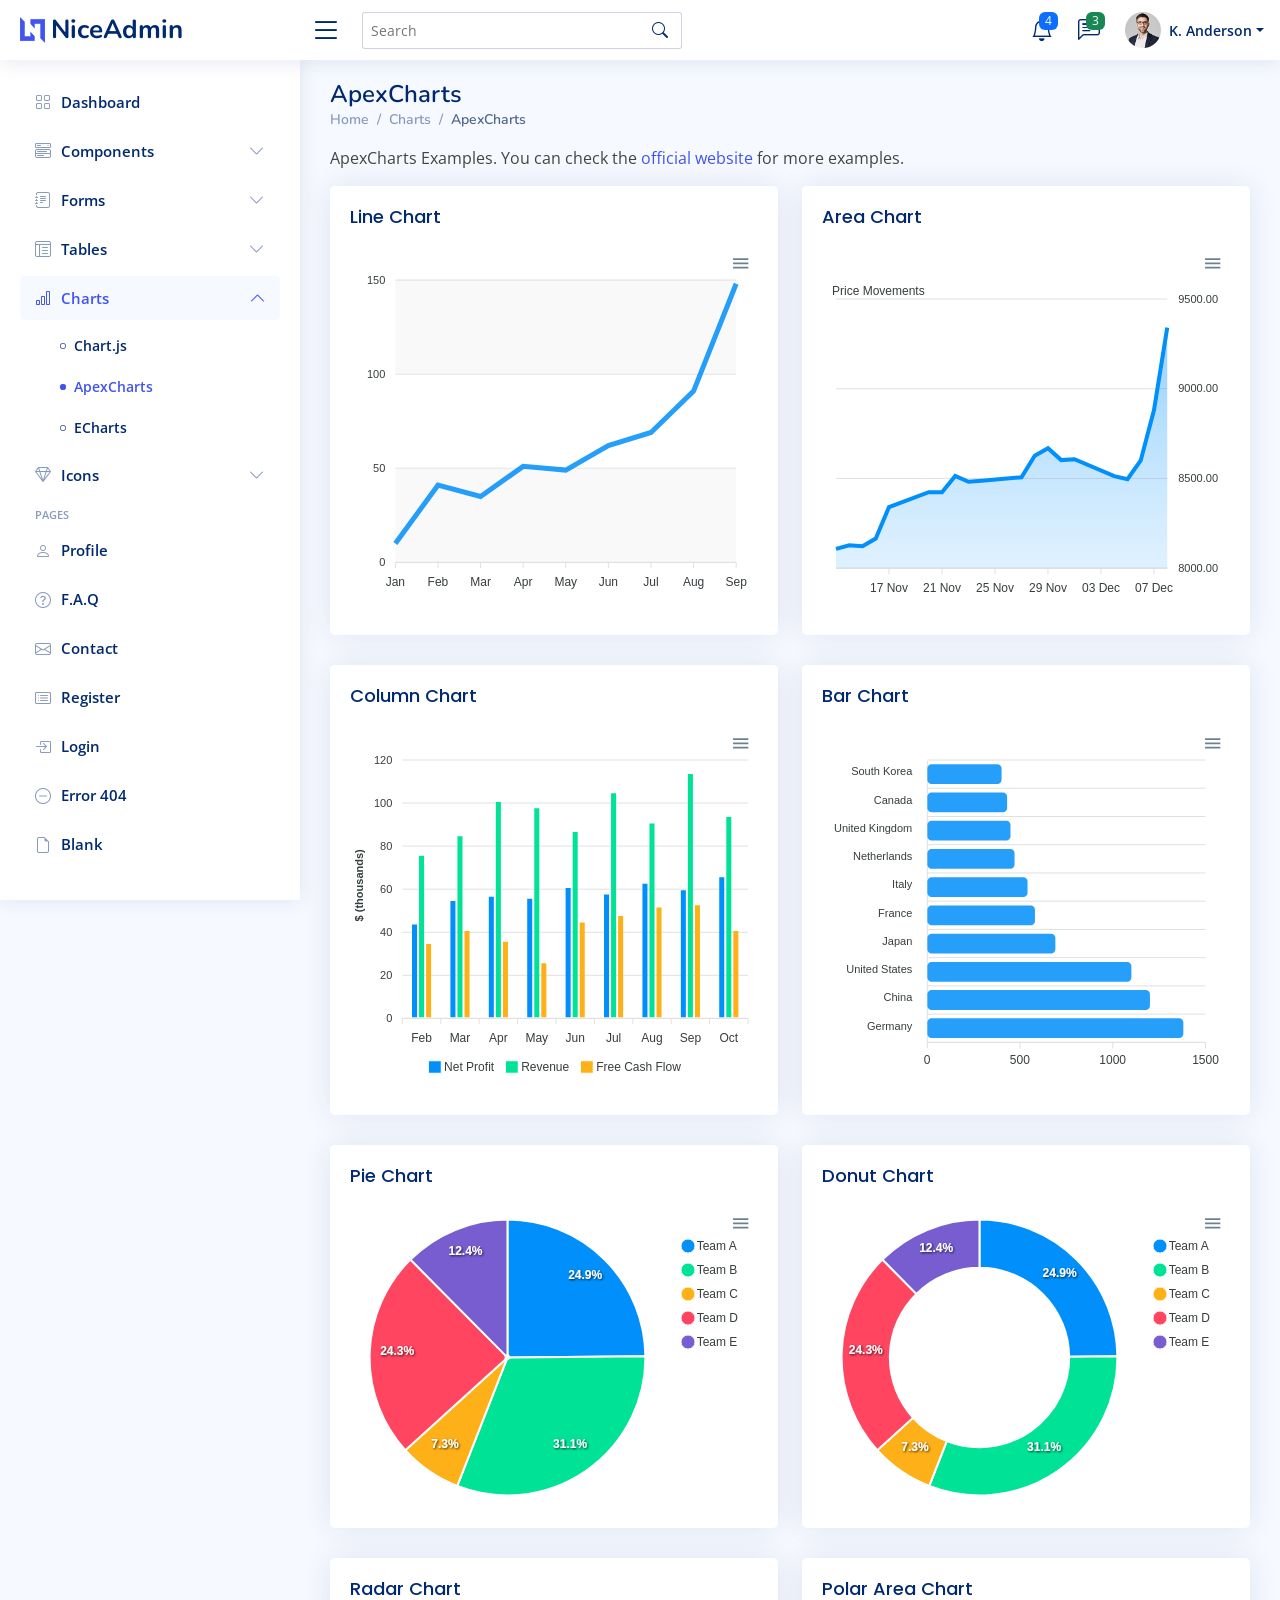
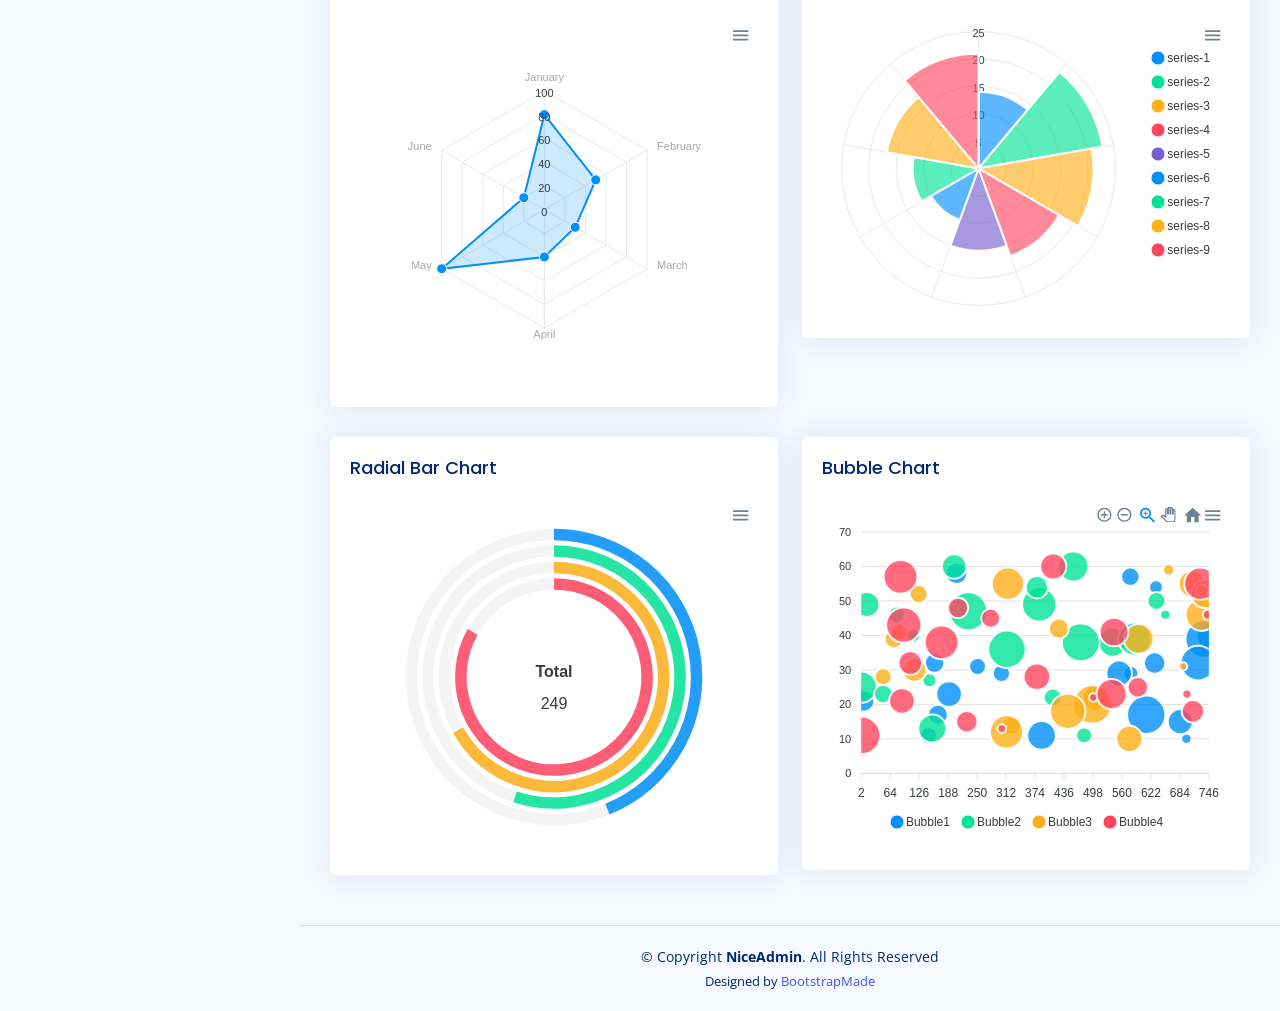
<file: KurumsalWebProjesii/Content/AdminLayout/charts-apexcharts.html>
<!DOCTYPE html>
<html lang="en">

<head>
  <meta charset="utf-8">
  <meta content="width=device-width, initial-scale=1.0" name="viewport">

  <title>Charts / ApexCharts - NiceAdmin Bootstrap Template</title>
  <meta content="" name="description">
  <meta content="" name="keywords">

  <!-- Favicons -->
  <link href="assets/img/favicon.png" rel="icon">
  <link href="assets/img/apple-touch-icon.png" rel="apple-touch-icon">

  <!-- Google Fonts -->
  <link href="https://fonts.gstatic.com" rel="preconnect">
  <link href="https://fonts.googleapis.com/css?family=Open+Sans:300,300i,400,400i,600,600i,700,700i|Nunito:300,300i,400,400i,600,600i,700,700i|Poppins:300,300i,400,400i,500,500i,600,600i,700,700i" rel="stylesheet">

  <!-- Vendor CSS Files -->
  <link href="assets/vendor/bootstrap/css/bootstrap.min.css" rel="stylesheet">
  <link href="assets/vendor/bootstrap-icons/bootstrap-icons.css" rel="stylesheet">
  <link href="assets/vendor/boxicons/css/boxicons.min.css" rel="stylesheet">
  <link href="assets/vendor/quill/quill.snow.css" rel="stylesheet">
  <link href="assets/vendor/quill/quill.bubble.css" rel="stylesheet">
  <link href="assets/vendor/remixicon/remixicon.css" rel="stylesheet">
  <link href="assets/vendor/simple-datatables/style.css" rel="stylesheet">

  <!-- Template Main CSS File -->
  <link href="assets/css/style.css" rel="stylesheet">

  <!-- =======================================================
  * Template Name: NiceAdmin
  * Template URL: https://bootstrapmade.com/nice-admin-bootstrap-admin-html-template/
  * Updated: Apr 20 2024 with Bootstrap v5.3.3
  * Author: BootstrapMade.com
  * License: https://bootstrapmade.com/license/
  ======================================================== -->
</head>

<body>

  <!-- ======= Header ======= -->
  <header id="header" class="header fixed-top d-flex align-items-center">

    <div class="d-flex align-items-center justify-content-between">
      <a href="index.html" class="logo d-flex align-items-center">
        <img src="assets/img/logo.png" alt="">
        <span class="d-none d-lg-block">NiceAdmin</span>
      </a>
      <i class="bi bi-list toggle-sidebar-btn"></i>
    </div><!-- End Logo -->

    <div class="search-bar">
      <form class="search-form d-flex align-items-center" method="POST" action="#">
        <input type="text" name="query" placeholder="Search" title="Enter search keyword">
        <button type="submit" title="Search"><i class="bi bi-search"></i></button>
      </form>
    </div><!-- End Search Bar -->

    <nav class="header-nav ms-auto">
      <ul class="d-flex align-items-center">

        <li class="nav-item d-block d-lg-none">
          <a class="nav-link nav-icon search-bar-toggle " href="#">
            <i class="bi bi-search"></i>
          </a>
        </li><!-- End Search Icon-->

        <li class="nav-item dropdown">

          <a class="nav-link nav-icon" href="#" data-bs-toggle="dropdown">
            <i class="bi bi-bell"></i>
            <span class="badge bg-primary badge-number">4</span>
          </a><!-- End Notification Icon -->

          <ul class="dropdown-menu dropdown-menu-end dropdown-menu-arrow notifications">
            <li class="dropdown-header">
              You have 4 new notifications
              <a href="#"><span class="badge rounded-pill bg-primary p-2 ms-2">View all</span></a>
            </li>
            <li>
              <hr class="dropdown-divider">
            </li>

            <li class="notification-item">
              <i class="bi bi-exclamation-circle text-warning"></i>
              <div>
                <h4>Lorem Ipsum</h4>
                <p>Quae dolorem earum veritatis oditseno</p>
                <p>30 min. ago</p>
              </div>
            </li>

            <li>
              <hr class="dropdown-divider">
            </li>

            <li class="notification-item">
              <i class="bi bi-x-circle text-danger"></i>
              <div>
                <h4>Atque rerum nesciunt</h4>
                <p>Quae dolorem earum veritatis oditseno</p>
                <p>1 hr. ago</p>
              </div>
            </li>

            <li>
              <hr class="dropdown-divider">
            </li>

            <li class="notification-item">
              <i class="bi bi-check-circle text-success"></i>
              <div>
                <h4>Sit rerum fuga</h4>
                <p>Quae dolorem earum veritatis oditseno</p>
                <p>2 hrs. ago</p>
              </div>
            </li>

            <li>
              <hr class="dropdown-divider">
            </li>

            <li class="notification-item">
              <i class="bi bi-info-circle text-primary"></i>
              <div>
                <h4>Dicta reprehenderit</h4>
                <p>Quae dolorem earum veritatis oditseno</p>
                <p>4 hrs. ago</p>
              </div>
            </li>

            <li>
              <hr class="dropdown-divider">
            </li>
            <li class="dropdown-footer">
              <a href="#">Show all notifications</a>
            </li>

          </ul><!-- End Notification Dropdown Items -->

        </li><!-- End Notification Nav -->

        <li class="nav-item dropdown">

          <a class="nav-link nav-icon" href="#" data-bs-toggle="dropdown">
            <i class="bi bi-chat-left-text"></i>
            <span class="badge bg-success badge-number">3</span>
          </a><!-- End Messages Icon -->

          <ul class="dropdown-menu dropdown-menu-end dropdown-menu-arrow messages">
            <li class="dropdown-header">
              You have 3 new messages
              <a href="#"><span class="badge rounded-pill bg-primary p-2 ms-2">View all</span></a>
            </li>
            <li>
              <hr class="dropdown-divider">
            </li>

            <li class="message-item">
              <a href="#">
                <img src="assets/img/messages-1.jpg" alt="" class="rounded-circle">
                <div>
                  <h4>Maria Hudson</h4>
                  <p>Velit asperiores et ducimus soluta repudiandae labore officia est ut...</p>
                  <p>4 hrs. ago</p>
                </div>
              </a>
            </li>
            <li>
              <hr class="dropdown-divider">
            </li>

            <li class="message-item">
              <a href="#">
                <img src="assets/img/messages-2.jpg" alt="" class="rounded-circle">
                <div>
                  <h4>Anna Nelson</h4>
                  <p>Velit asperiores et ducimus soluta repudiandae labore officia est ut...</p>
                  <p>6 hrs. ago</p>
                </div>
              </a>
            </li>
            <li>
              <hr class="dropdown-divider">
            </li>

            <li class="message-item">
              <a href="#">
                <img src="assets/img/messages-3.jpg" alt="" class="rounded-circle">
                <div>
                  <h4>David Muldon</h4>
                  <p>Velit asperiores et ducimus soluta repudiandae labore officia est ut...</p>
                  <p>8 hrs. ago</p>
                </div>
              </a>
            </li>
            <li>
              <hr class="dropdown-divider">
            </li>

            <li class="dropdown-footer">
              <a href="#">Show all messages</a>
            </li>

          </ul><!-- End Messages Dropdown Items -->

        </li><!-- End Messages Nav -->

        <li class="nav-item dropdown pe-3">

          <a class="nav-link nav-profile d-flex align-items-center pe-0" href="#" data-bs-toggle="dropdown">
            <img src="assets/img/profile-img.jpg" alt="Profile" class="rounded-circle">
            <span class="d-none d-md-block dropdown-toggle ps-2">K. Anderson</span>
          </a><!-- End Profile Iamge Icon -->

          <ul class="dropdown-menu dropdown-menu-end dropdown-menu-arrow profile">
            <li class="dropdown-header">
              <h6>Kevin Anderson</h6>
              <span>Web Designer</span>
            </li>
            <li>
              <hr class="dropdown-divider">
            </li>

            <li>
              <a class="dropdown-item d-flex align-items-center" href="users-profile.html">
                <i class="bi bi-person"></i>
                <span>My Profile</span>
              </a>
            </li>
            <li>
              <hr class="dropdown-divider">
            </li>

            <li>
              <a class="dropdown-item d-flex align-items-center" href="users-profile.html">
                <i class="bi bi-gear"></i>
                <span>Account Settings</span>
              </a>
            </li>
            <li>
              <hr class="dropdown-divider">
            </li>

            <li>
              <a class="dropdown-item d-flex align-items-center" href="pages-faq.html">
                <i class="bi bi-question-circle"></i>
                <span>Need Help?</span>
              </a>
            </li>
            <li>
              <hr class="dropdown-divider">
            </li>

            <li>
              <a class="dropdown-item d-flex align-items-center" href="#">
                <i class="bi bi-box-arrow-right"></i>
                <span>Sign Out</span>
              </a>
            </li>

          </ul><!-- End Profile Dropdown Items -->
        </li><!-- End Profile Nav -->

      </ul>
    </nav><!-- End Icons Navigation -->

  </header><!-- End Header -->

  <!-- ======= Sidebar ======= -->
  <aside id="sidebar" class="sidebar">

    <ul class="sidebar-nav" id="sidebar-nav">

      <li class="nav-item">
        <a class="nav-link collapsed" href="index.html">
          <i class="bi bi-grid"></i>
          <span>Dashboard</span>
        </a>
      </li><!-- End Dashboard Nav -->

      <li class="nav-item">
        <a class="nav-link collapsed" data-bs-target="#components-nav" data-bs-toggle="collapse" href="#">
          <i class="bi bi-menu-button-wide"></i><span>Components</span><i class="bi bi-chevron-down ms-auto"></i>
        </a>
        <ul id="components-nav" class="nav-content collapse " data-bs-parent="#sidebar-nav">
          <li>
            <a href="components-alerts.html">
              <i class="bi bi-circle"></i><span>Alerts</span>
            </a>
          </li>
          <li>
            <a href="components-accordion.html">
              <i class="bi bi-circle"></i><span>Accordion</span>
            </a>
          </li>
          <li>
            <a href="components-badges.html">
              <i class="bi bi-circle"></i><span>Badges</span>
            </a>
          </li>
          <li>
            <a href="components-breadcrumbs.html">
              <i class="bi bi-circle"></i><span>Breadcrumbs</span>
            </a>
          </li>
          <li>
            <a href="components-buttons.html">
              <i class="bi bi-circle"></i><span>Buttons</span>
            </a>
          </li>
          <li>
            <a href="components-cards.html">
              <i class="bi bi-circle"></i><span>Cards</span>
            </a>
          </li>
          <li>
            <a href="components-carousel.html">
              <i class="bi bi-circle"></i><span>Carousel</span>
            </a>
          </li>
          <li>
            <a href="components-list-group.html">
              <i class="bi bi-circle"></i><span>List group</span>
            </a>
          </li>
          <li>
            <a href="components-modal.html">
              <i class="bi bi-circle"></i><span>Modal</span>
            </a>
          </li>
          <li>
            <a href="components-tabs.html">
              <i class="bi bi-circle"></i><span>Tabs</span>
            </a>
          </li>
          <li>
            <a href="components-pagination.html">
              <i class="bi bi-circle"></i><span>Pagination</span>
            </a>
          </li>
          <li>
            <a href="components-progress.html">
              <i class="bi bi-circle"></i><span>Progress</span>
            </a>
          </li>
          <li>
            <a href="components-spinners.html">
              <i class="bi bi-circle"></i><span>Spinners</span>
            </a>
          </li>
          <li>
            <a href="components-tooltips.html">
              <i class="bi bi-circle"></i><span>Tooltips</span>
            </a>
          </li>
        </ul>
      </li><!-- End Components Nav -->

      <li class="nav-item">
        <a class="nav-link collapsed" data-bs-target="#forms-nav" data-bs-toggle="collapse" href="#">
          <i class="bi bi-journal-text"></i><span>Forms</span><i class="bi bi-chevron-down ms-auto"></i>
        </a>
        <ul id="forms-nav" class="nav-content collapse " data-bs-parent="#sidebar-nav">
          <li>
            <a href="forms-elements.html">
              <i class="bi bi-circle"></i><span>Form Elements</span>
            </a>
          </li>
          <li>
            <a href="forms-layouts.html">
              <i class="bi bi-circle"></i><span>Form Layouts</span>
            </a>
          </li>
          <li>
            <a href="forms-editors.html">
              <i class="bi bi-circle"></i><span>Form Editors</span>
            </a>
          </li>
          <li>
            <a href="forms-validation.html">
              <i class="bi bi-circle"></i><span>Form Validation</span>
            </a>
          </li>
        </ul>
      </li><!-- End Forms Nav -->

      <li class="nav-item">
        <a class="nav-link collapsed" data-bs-target="#tables-nav" data-bs-toggle="collapse" href="#">
          <i class="bi bi-layout-text-window-reverse"></i><span>Tables</span><i class="bi bi-chevron-down ms-auto"></i>
        </a>
        <ul id="tables-nav" class="nav-content collapse " data-bs-parent="#sidebar-nav">
          <li>
            <a href="tables-general.html">
              <i class="bi bi-circle"></i><span>General Tables</span>
            </a>
          </li>
          <li>
            <a href="tables-data.html">
              <i class="bi bi-circle"></i><span>Data Tables</span>
            </a>
          </li>
        </ul>
      </li><!-- End Tables Nav -->

      <li class="nav-item">
        <a class="nav-link " data-bs-target="#charts-nav" data-bs-toggle="collapse" href="#">
          <i class="bi bi-bar-chart"></i><span>Charts</span><i class="bi bi-chevron-down ms-auto"></i>
        </a>
        <ul id="charts-nav" class="nav-content collapse show" data-bs-parent="#sidebar-nav">
          <li>
            <a href="charts-chartjs.html">
              <i class="bi bi-circle"></i><span>Chart.js</span>
            </a>
          </li>
          <li>
            <a href="charts-apexcharts.html" class="active">
              <i class="bi bi-circle"></i><span>ApexCharts</span>
            </a>
          </li>
          <li>
            <a href="charts-echarts.html">
              <i class="bi bi-circle"></i><span>ECharts</span>
            </a>
          </li>
        </ul>
      </li><!-- End Charts Nav -->

      <li class="nav-item">
        <a class="nav-link collapsed" data-bs-target="#icons-nav" data-bs-toggle="collapse" href="#">
          <i class="bi bi-gem"></i><span>Icons</span><i class="bi bi-chevron-down ms-auto"></i>
        </a>
        <ul id="icons-nav" class="nav-content collapse " data-bs-parent="#sidebar-nav">
          <li>
            <a href="icons-bootstrap.html">
              <i class="bi bi-circle"></i><span>Bootstrap Icons</span>
            </a>
          </li>
          <li>
            <a href="icons-remix.html">
              <i class="bi bi-circle"></i><span>Remix Icons</span>
            </a>
          </li>
          <li>
            <a href="icons-boxicons.html">
              <i class="bi bi-circle"></i><span>Boxicons</span>
            </a>
          </li>
        </ul>
      </li><!-- End Icons Nav -->

      <li class="nav-heading">Pages</li>

      <li class="nav-item">
        <a class="nav-link collapsed" href="users-profile.html">
          <i class="bi bi-person"></i>
          <span>Profile</span>
        </a>
      </li><!-- End Profile Page Nav -->

      <li class="nav-item">
        <a class="nav-link collapsed" href="pages-faq.html">
          <i class="bi bi-question-circle"></i>
          <span>F.A.Q</span>
        </a>
      </li><!-- End F.A.Q Page Nav -->

      <li class="nav-item">
        <a class="nav-link collapsed" href="pages-contact.html">
          <i class="bi bi-envelope"></i>
          <span>Contact</span>
        </a>
      </li><!-- End Contact Page Nav -->

      <li class="nav-item">
        <a class="nav-link collapsed" href="pages-register.html">
          <i class="bi bi-card-list"></i>
          <span>Register</span>
        </a>
      </li><!-- End Register Page Nav -->

      <li class="nav-item">
        <a class="nav-link collapsed" href="pages-login.html">
          <i class="bi bi-box-arrow-in-right"></i>
          <span>Login</span>
        </a>
      </li><!-- End Login Page Nav -->

      <li class="nav-item">
        <a class="nav-link collapsed" href="pages-error-404.html">
          <i class="bi bi-dash-circle"></i>
          <span>Error 404</span>
        </a>
      </li><!-- End Error 404 Page Nav -->

      <li class="nav-item">
        <a class="nav-link collapsed" href="pages-blank.html">
          <i class="bi bi-file-earmark"></i>
          <span>Blank</span>
        </a>
      </li><!-- End Blank Page Nav -->

    </ul>

  </aside><!-- End Sidebar-->

  <main id="main" class="main">

    <div class="pagetitle">
      <h1>ApexCharts</h1>
      <nav>
        <ol class="breadcrumb">
          <li class="breadcrumb-item"><a href="index.html">Home</a></li>
          <li class="breadcrumb-item">Charts</li>
          <li class="breadcrumb-item active">ApexCharts</li>
        </ol>
      </nav>
    </div><!-- End Page Title -->

    <p>ApexCharts Examples. You can check the <a href="https://apexcharts.com/javascript-chart-demos/" target="_blank">official website</a> for more examples.</p>

    <section class="section">
      <div class="row">

        <div class="col-lg-6">
          <div class="card">
            <div class="card-body">
              <h5 class="card-title">Line Chart</h5>

              <!-- Line Chart -->
              <div id="lineChart"></div>

              <script>
                document.addEventListener("DOMContentLoaded", () => {
                  new ApexCharts(document.querySelector("#lineChart"), {
                    series: [{
                      name: "Desktops",
                      data: [10, 41, 35, 51, 49, 62, 69, 91, 148]
                    }],
                    chart: {
                      height: 350,
                      type: 'line',
                      zoom: {
                        enabled: false
                      }
                    },
                    dataLabels: {
                      enabled: false
                    },
                    stroke: {
                      curve: 'straight'
                    },
                    grid: {
                      row: {
                        colors: ['#f3f3f3', 'transparent'], // takes an array which will be repeated on columns
                        opacity: 0.5
                      },
                    },
                    xaxis: {
                      categories: ['Jan', 'Feb', 'Mar', 'Apr', 'May', 'Jun', 'Jul', 'Aug', 'Sep'],
                    }
                  }).render();
                });
              </script>
              <!-- End Line Chart -->

            </div>
          </div>
        </div>

        <div class="col-lg-6">
          <div class="card">
            <div class="card-body">
              <h5 class="card-title">Area Chart</h5>

              <!-- Area Chart -->
              <div id="areaChart"></div>

              <script>
                document.addEventListener("DOMContentLoaded", () => {
                  const series = {
                    "monthDataSeries1": {
                      "prices": [
                        8107.85,
                        8128.0,
                        8122.9,
                        8165.5,
                        8340.7,
                        8423.7,
                        8423.5,
                        8514.3,
                        8481.85,
                        8487.7,
                        8506.9,
                        8626.2,
                        8668.95,
                        8602.3,
                        8607.55,
                        8512.9,
                        8496.25,
                        8600.65,
                        8881.1,
                        9340.85
                      ],
                      "dates": [
                        "13 Nov 2017",
                        "14 Nov 2017",
                        "15 Nov 2017",
                        "16 Nov 2017",
                        "17 Nov 2017",
                        "20 Nov 2017",
                        "21 Nov 2017",
                        "22 Nov 2017",
                        "23 Nov 2017",
                        "24 Nov 2017",
                        "27 Nov 2017",
                        "28 Nov 2017",
                        "29 Nov 2017",
                        "30 Nov 2017",
                        "01 Dec 2017",
                        "04 Dec 2017",
                        "05 Dec 2017",
                        "06 Dec 2017",
                        "07 Dec 2017",
                        "08 Dec 2017"
                      ]
                    },
                    "monthDataSeries2": {
                      "prices": [
                        8423.7,
                        8423.5,
                        8514.3,
                        8481.85,
                        8487.7,
                        8506.9,
                        8626.2,
                        8668.95,
                        8602.3,
                        8607.55,
                        8512.9,
                        8496.25,
                        8600.65,
                        8881.1,
                        9040.85,
                        8340.7,
                        8165.5,
                        8122.9,
                        8107.85,
                        8128.0
                      ],
                      "dates": [
                        "13 Nov 2017",
                        "14 Nov 2017",
                        "15 Nov 2017",
                        "16 Nov 2017",
                        "17 Nov 2017",
                        "20 Nov 2017",
                        "21 Nov 2017",
                        "22 Nov 2017",
                        "23 Nov 2017",
                        "24 Nov 2017",
                        "27 Nov 2017",
                        "28 Nov 2017",
                        "29 Nov 2017",
                        "30 Nov 2017",
                        "01 Dec 2017",
                        "04 Dec 2017",
                        "05 Dec 2017",
                        "06 Dec 2017",
                        "07 Dec 2017",
                        "08 Dec 2017"
                      ]
                    },
                    "monthDataSeries3": {
                      "prices": [
                        7114.25,
                        7126.6,
                        7116.95,
                        7203.7,
                        7233.75,
                        7451.0,
                        7381.15,
                        7348.95,
                        7347.75,
                        7311.25,
                        7266.4,
                        7253.25,
                        7215.45,
                        7266.35,
                        7315.25,
                        7237.2,
                        7191.4,
                        7238.95,
                        7222.6,
                        7217.9,
                        7359.3,
                        7371.55,
                        7371.15,
                        7469.2,
                        7429.25,
                        7434.65,
                        7451.1,
                        7475.25,
                        7566.25,
                        7556.8,
                        7525.55,
                        7555.45,
                        7560.9,
                        7490.7,
                        7527.6,
                        7551.9,
                        7514.85,
                        7577.95,
                        7592.3,
                        7621.95,
                        7707.95,
                        7859.1,
                        7815.7,
                        7739.0,
                        7778.7,
                        7839.45,
                        7756.45,
                        7669.2,
                        7580.45,
                        7452.85,
                        7617.25,
                        7701.6,
                        7606.8,
                        7620.05,
                        7513.85,
                        7498.45,
                        7575.45,
                        7601.95,
                        7589.1,
                        7525.85,
                        7569.5,
                        7702.5,
                        7812.7,
                        7803.75,
                        7816.3,
                        7851.15,
                        7912.2,
                        7972.8,
                        8145.0,
                        8161.1,
                        8121.05,
                        8071.25,
                        8088.2,
                        8154.45,
                        8148.3,
                        8122.05,
                        8132.65,
                        8074.55,
                        7952.8,
                        7885.55,
                        7733.9,
                        7897.15,
                        7973.15,
                        7888.5,
                        7842.8,
                        7838.4,
                        7909.85,
                        7892.75,
                        7897.75,
                        7820.05,
                        7904.4,
                        7872.2,
                        7847.5,
                        7849.55,
                        7789.6,
                        7736.35,
                        7819.4,
                        7875.35,
                        7871.8,
                        8076.5,
                        8114.8,
                        8193.55,
                        8217.1,
                        8235.05,
                        8215.3,
                        8216.4,
                        8301.55,
                        8235.25,
                        8229.75,
                        8201.95,
                        8164.95,
                        8107.85,
                        8128.0,
                        8122.9,
                        8165.5,
                        8340.7,
                        8423.7,
                        8423.5,
                        8514.3,
                        8481.85,
                        8487.7,
                        8506.9,
                        8626.2
                      ],
                      "dates": [
                        "02 Jun 2017",
                        "05 Jun 2017",
                        "06 Jun 2017",
                        "07 Jun 2017",
                        "08 Jun 2017",
                        "09 Jun 2017",
                        "12 Jun 2017",
                        "13 Jun 2017",
                        "14 Jun 2017",
                        "15 Jun 2017",
                        "16 Jun 2017",
                        "19 Jun 2017",
                        "20 Jun 2017",
                        "21 Jun 2017",
                        "22 Jun 2017",
                        "23 Jun 2017",
                        "27 Jun 2017",
                        "28 Jun 2017",
                        "29 Jun 2017",
                        "30 Jun 2017",
                        "03 Jul 2017",
                        "04 Jul 2017",
                        "05 Jul 2017",
                        "06 Jul 2017",
                        "07 Jul 2017",
                        "10 Jul 2017",
                        "11 Jul 2017",
                        "12 Jul 2017",
                        "13 Jul 2017",
                        "14 Jul 2017",
                        "17 Jul 2017",
                        "18 Jul 2017",
                        "19 Jul 2017",
                        "20 Jul 2017",
                        "21 Jul 2017",
                        "24 Jul 2017",
                        "25 Jul 2017",
                        "26 Jul 2017",
                        "27 Jul 2017",
                        "28 Jul 2017",
                        "31 Jul 2017",
                        "01 Aug 2017",
                        "02 Aug 2017",
                        "03 Aug 2017",
                        "04 Aug 2017",
                        "07 Aug 2017",
                        "08 Aug 2017",
                        "09 Aug 2017",
                        "10 Aug 2017",
                        "11 Aug 2017",
                        "14 Aug 2017",
                        "16 Aug 2017",
                        "17 Aug 2017",
                        "18 Aug 2017",
                        "21 Aug 2017",
                        "22 Aug 2017",
                        "23 Aug 2017",
                        "24 Aug 2017",
                        "28 Aug 2017",
                        "29 Aug 2017",
                        "30 Aug 2017",
                        "31 Aug 2017",
                        "01 Sep 2017",
                        "04 Sep 2017",
                        "05 Sep 2017",
                        "06 Sep 2017",
                        "07 Sep 2017",
                        "08 Sep 2017",
                        "11 Sep 2017",
                        "12 Sep 2017",
                        "13 Sep 2017",
                        "14 Sep 2017",
                        "15 Sep 2017",
                        "18 Sep 2017",
                        "19 Sep 2017",
                        "20 Sep 2017",
                        "21 Sep 2017",
                        "22 Sep 2017",
                        "25 Sep 2017",
                        "26 Sep 2017",
                        "27 Sep 2017",
                        "28 Sep 2017",
                        "29 Sep 2017",
                        "03 Oct 2017",
                        "04 Oct 2017",
                        "05 Oct 2017",
                        "06 Oct 2017",
                        "09 Oct 2017",
                        "10 Oct 2017",
                        "11 Oct 2017",
                        "12 Oct 2017",
                        "13 Oct 2017",
                        "16 Oct 2017",
                        "17 Oct 2017",
                        "18 Oct 2017",
                        "19 Oct 2017",
                        "23 Oct 2017",
                        "24 Oct 2017",
                        "25 Oct 2017",
                        "26 Oct 2017",
                        "27 Oct 2017",
                        "30 Oct 2017",
                        "31 Oct 2017",
                        "01 Nov 2017",
                        "02 Nov 2017",
                        "03 Nov 2017",
                        "06 Nov 2017",
                        "07 Nov 2017",
                        "08 Nov 2017",
                        "09 Nov 2017",
                        "10 Nov 2017",
                        "13 Nov 2017",
                        "14 Nov 2017",
                        "15 Nov 2017",
                        "16 Nov 2017",
                        "17 Nov 2017",
                        "20 Nov 2017",
                        "21 Nov 2017",
                        "22 Nov 2017",
                        "23 Nov 2017",
                        "24 Nov 2017",
                        "27 Nov 2017",
                        "28 Nov 2017"
                      ]
                    }
                  }
                  new ApexCharts(document.querySelector("#areaChart"), {
                    series: [{
                      name: "STOCK ABC",
                      data: series.monthDataSeries1.prices
                    }],
                    chart: {
                      type: 'area',
                      height: 350,
                      zoom: {
                        enabled: false
                      }
                    },
                    dataLabels: {
                      enabled: false
                    },
                    stroke: {
                      curve: 'straight'
                    },
                    subtitle: {
                      text: 'Price Movements',
                      align: 'left'
                    },
                    labels: series.monthDataSeries1.dates,
                    xaxis: {
                      type: 'datetime',
                    },
                    yaxis: {
                      opposite: true
                    },
                    legend: {
                      horizontalAlign: 'left'
                    }
                  }).render();
                });
              </script>
              <!-- End Area Chart -->

            </div>
          </div>
        </div>

        <div class="col-lg-6">
          <div class="card">
            <div class="card-body">
              <h5 class="card-title">Column Chart</h5>

              <!-- Column Chart -->
              <div id="columnChart"></div>

              <script>
                document.addEventListener("DOMContentLoaded", () => {
                  new ApexCharts(document.querySelector("#columnChart"), {
                    series: [{
                      name: 'Net Profit',
                      data: [44, 55, 57, 56, 61, 58, 63, 60, 66]
                    }, {
                      name: 'Revenue',
                      data: [76, 85, 101, 98, 87, 105, 91, 114, 94]
                    }, {
                      name: 'Free Cash Flow',
                      data: [35, 41, 36, 26, 45, 48, 52, 53, 41]
                    }],
                    chart: {
                      type: 'bar',
                      height: 350
                    },
                    plotOptions: {
                      bar: {
                        horizontal: false,
                        columnWidth: '55%',
                        endingShape: 'rounded'
                      },
                    },
                    dataLabels: {
                      enabled: false
                    },
                    stroke: {
                      show: true,
                      width: 2,
                      colors: ['transparent']
                    },
                    xaxis: {
                      categories: ['Feb', 'Mar', 'Apr', 'May', 'Jun', 'Jul', 'Aug', 'Sep', 'Oct'],
                    },
                    yaxis: {
                      title: {
                        text: '$ (thousands)'
                      }
                    },
                    fill: {
                      opacity: 1
                    },
                    tooltip: {
                      y: {
                        formatter: function(val) {
                          return "$ " + val + " thousands"
                        }
                      }
                    }
                  }).render();
                });
              </script>
              <!-- End Column Chart -->

            </div>
          </div>
        </div>

        <div class="col-lg-6">
          <div class="card">
            <div class="card-body">
              <h5 class="card-title">Bar Chart</h5>

              <!-- Bar Chart -->
              <div id="barChart"></div>

              <script>
                document.addEventListener("DOMContentLoaded", () => {
                  new ApexCharts(document.querySelector("#barChart"), {
                    series: [{
                      data: [400, 430, 448, 470, 540, 580, 690, 1100, 1200, 1380]
                    }],
                    chart: {
                      type: 'bar',
                      height: 350
                    },
                    plotOptions: {
                      bar: {
                        borderRadius: 4,
                        horizontal: true,
                      }
                    },
                    dataLabels: {
                      enabled: false
                    },
                    xaxis: {
                      categories: ['South Korea', 'Canada', 'United Kingdom', 'Netherlands', 'Italy', 'France', 'Japan',
                        'United States', 'China', 'Germany'
                      ],
                    }
                  }).render();
                });
              </script>
              <!-- End Bar Chart -->

            </div>
          </div>
        </div>

        <div class="col-lg-6">
          <div class="card">
            <div class="card-body">
              <h5 class="card-title">Pie Chart</h5>

              <!-- Pie Chart -->
              <div id="pieChart"></div>

              <script>
                document.addEventListener("DOMContentLoaded", () => {
                  new ApexCharts(document.querySelector("#pieChart"), {
                    series: [44, 55, 13, 43, 22],
                    chart: {
                      height: 350,
                      type: 'pie',
                      toolbar: {
                        show: true
                      }
                    },
                    labels: ['Team A', 'Team B', 'Team C', 'Team D', 'Team E']
                  }).render();
                });
              </script>
              <!-- End Pie Chart -->

            </div>
          </div>
        </div>

        <div class="col-lg-6">
          <div class="card">
            <div class="card-body">
              <h5 class="card-title">Donut Chart</h5>

              <!-- Donut Chart -->
              <div id="donutChart"></div>

              <script>
                document.addEventListener("DOMContentLoaded", () => {
                  new ApexCharts(document.querySelector("#donutChart"), {
                    series: [44, 55, 13, 43, 22],
                    chart: {
                      height: 350,
                      type: 'donut',
                      toolbar: {
                        show: true
                      }
                    },
                    labels: ['Team A', 'Team B', 'Team C', 'Team D', 'Team E'],
                  }).render();
                });
              </script>
              <!-- End Donut Chart -->

            </div>
          </div>
        </div>

        <div class="col-lg-6">
          <div class="card">
            <div class="card-body">
              <h5 class="card-title">Radar Chart</h5>

              <!-- Radar Chart -->
              <div id="radarChart"></div>

              <script>
                document.addEventListener("DOMContentLoaded", () => {
                  new ApexCharts(document.querySelector("#radarChart"), {
                    series: [{
                      name: 'Series 1',
                      data: [80, 50, 30, 40, 100, 20],
                    }],
                    chart: {
                      height: 350,
                      type: 'radar',
                    },
                    xaxis: {
                      categories: ['January', 'February', 'March', 'April', 'May', 'June']
                    }
                  }).render();
                });
              </script>
              <!-- End Radar Chart -->

            </div>
          </div>
        </div>

        <div class="col-lg-6">
          <div class="card">
            <div class="card-body">
              <h5 class="card-title">Polar Area Chart</h5>

              <!-- Polar Area Chart -->
              <div id="polarAreaChart"></div>

              <script>
                document.addEventListener("DOMContentLoaded", () => {
                  new ApexCharts(document.querySelector("#polarAreaChart"), {
                    series: [14, 23, 21, 17, 15, 10, 12, 17, 21],
                    chart: {
                      type: 'polarArea',
                      height: 350,
                      toolbar: {
                        show: true
                      }
                    },
                    stroke: {
                      colors: ['#fff']
                    },
                    fill: {
                      opacity: 0.8
                    }
                  }).render();
                });
              </script>
              <!-- End Polar Area Chart -->

            </div>
          </div>
        </div>

        <div class="col-lg-6">
          <div class="card">
            <div class="card-body">
              <h5 class="card-title">Radial Bar Chart</h5>

              <!-- Radial Bar Chart -->
              <div id="radialBarChart"></div>

              <script>
                document.addEventListener("DOMContentLoaded", () => {
                  new ApexCharts(document.querySelector("#radialBarChart"), {
                    series: [44, 55, 67, 83],
                    chart: {
                      height: 350,
                      type: 'radialBar',
                      toolbar: {
                        show: true
                      }
                    },
                    plotOptions: {
                      radialBar: {
                        dataLabels: {
                          name: {
                            fontSize: '22px',
                          },
                          value: {
                            fontSize: '16px',
                          },
                          total: {
                            show: true,
                            label: 'Total',
                            formatter: function(w) {
                              // By default this function returns the average of all series. The below is just an example to show the use of custom formatter function
                              return 249
                            }
                          }
                        }
                      }
                    },
                    labels: ['Apples', 'Oranges', 'Bananas', 'Berries'],
                  }).render();
                });
              </script>
              <!-- End Radial Bar Chart -->

            </div>
          </div>
        </div>

        <div class="col-lg-6">
          <div class="card">
            <div class="card-body">
              <h5 class="card-title">Bubble Chart</h5>

              <!-- Bubble Chart -->
              <div id="bubbleChart"></div>

              <script>
                document.addEventListener("DOMContentLoaded", () => {
                  function generateData(baseval, count, yrange) {
                    var i = 0;
                    var series = [];
                    while (i < count) {
                      var x = Math.floor(Math.random() * (750 - 1 + 1)) + 1;;
                      var y = Math.floor(Math.random() * (yrange.max - yrange.min + 1)) + yrange.min;
                      var z = Math.floor(Math.random() * (75 - 15 + 1)) + 15;
                      series.push([x, y, z]);
                      baseval += 86400000;
                      i++;
                    }
                    return series;
                  }
                  new ApexCharts(document.querySelector("#bubbleChart"), {
                    series: [{
                        name: 'Bubble1',
                        data: generateData(new Date('11 Feb 2017 GMT').getTime(), 20, {
                          min: 10,
                          max: 60
                        })
                      },
                      {
                        name: 'Bubble2',
                        data: generateData(new Date('11 Feb 2017 GMT').getTime(), 20, {
                          min: 10,
                          max: 60
                        })
                      },
                      {
                        name: 'Bubble3',
                        data: generateData(new Date('11 Feb 2017 GMT').getTime(), 20, {
                          min: 10,
                          max: 60
                        })
                      },
                      {
                        name: 'Bubble4',
                        data: generateData(new Date('11 Feb 2017 GMT').getTime(), 20, {
                          min: 10,
                          max: 60
                        })
                      }
                    ],
                    chart: {
                      height: 333,
                      type: 'bubble',
                    },
                    dataLabels: {
                      enabled: false
                    },
                    fill: {
                      opacity: 0.8
                    },
                    xaxis: {
                      tickAmount: 12,
                      type: 'category',
                    },
                    yaxis: {
                      max: 70
                    }
                  }).render();
                });
              </script>
              <!-- End Bubble Chart -->

            </div>
          </div>
        </div>

      </div>
    </section>

  </main><!-- End #main -->

  <!-- ======= Footer ======= -->
  <footer id="footer" class="footer">
    <div class="copyright">
      &copy; Copyright <strong><span>NiceAdmin</span></strong>. All Rights Reserved
    </div>
    <div class="credits">
      <!-- All the links in the footer should remain intact. -->
      <!-- You can delete the links only if you purchased the pro version. -->
      <!-- Licensing information: https://bootstrapmade.com/license/ -->
      <!-- Purchase the pro version with working PHP/AJAX contact form: https://bootstrapmade.com/nice-admin-bootstrap-admin-html-template/ -->
      Designed by <a href="https://bootstrapmade.com/">BootstrapMade</a>
    </div>
  </footer><!-- End Footer -->

  <a href="#" class="back-to-top d-flex align-items-center justify-content-center"><i class="bi bi-arrow-up-short"></i></a>

  <!-- Vendor JS Files -->
  <script src="assets/vendor/apexcharts/apexcharts.min.js"></script>
  <script src="assets/vendor/bootstrap/js/bootstrap.bundle.min.js"></script>
  <script src="assets/vendor/chart.js/chart.umd.js"></script>
  <script src="assets/vendor/echarts/echarts.min.js"></script>
  <script src="assets/vendor/quill/quill.js"></script>
  <script src="assets/vendor/simple-datatables/simple-datatables.js"></script>
  <script src="assets/vendor/tinymce/tinymce.min.js"></script>
  <script src="assets/vendor/php-email-form/validate.js"></script>

  <!-- Template Main JS File -->
  <script src="assets/js/main.js"></script>

</body>

</html>
</file>
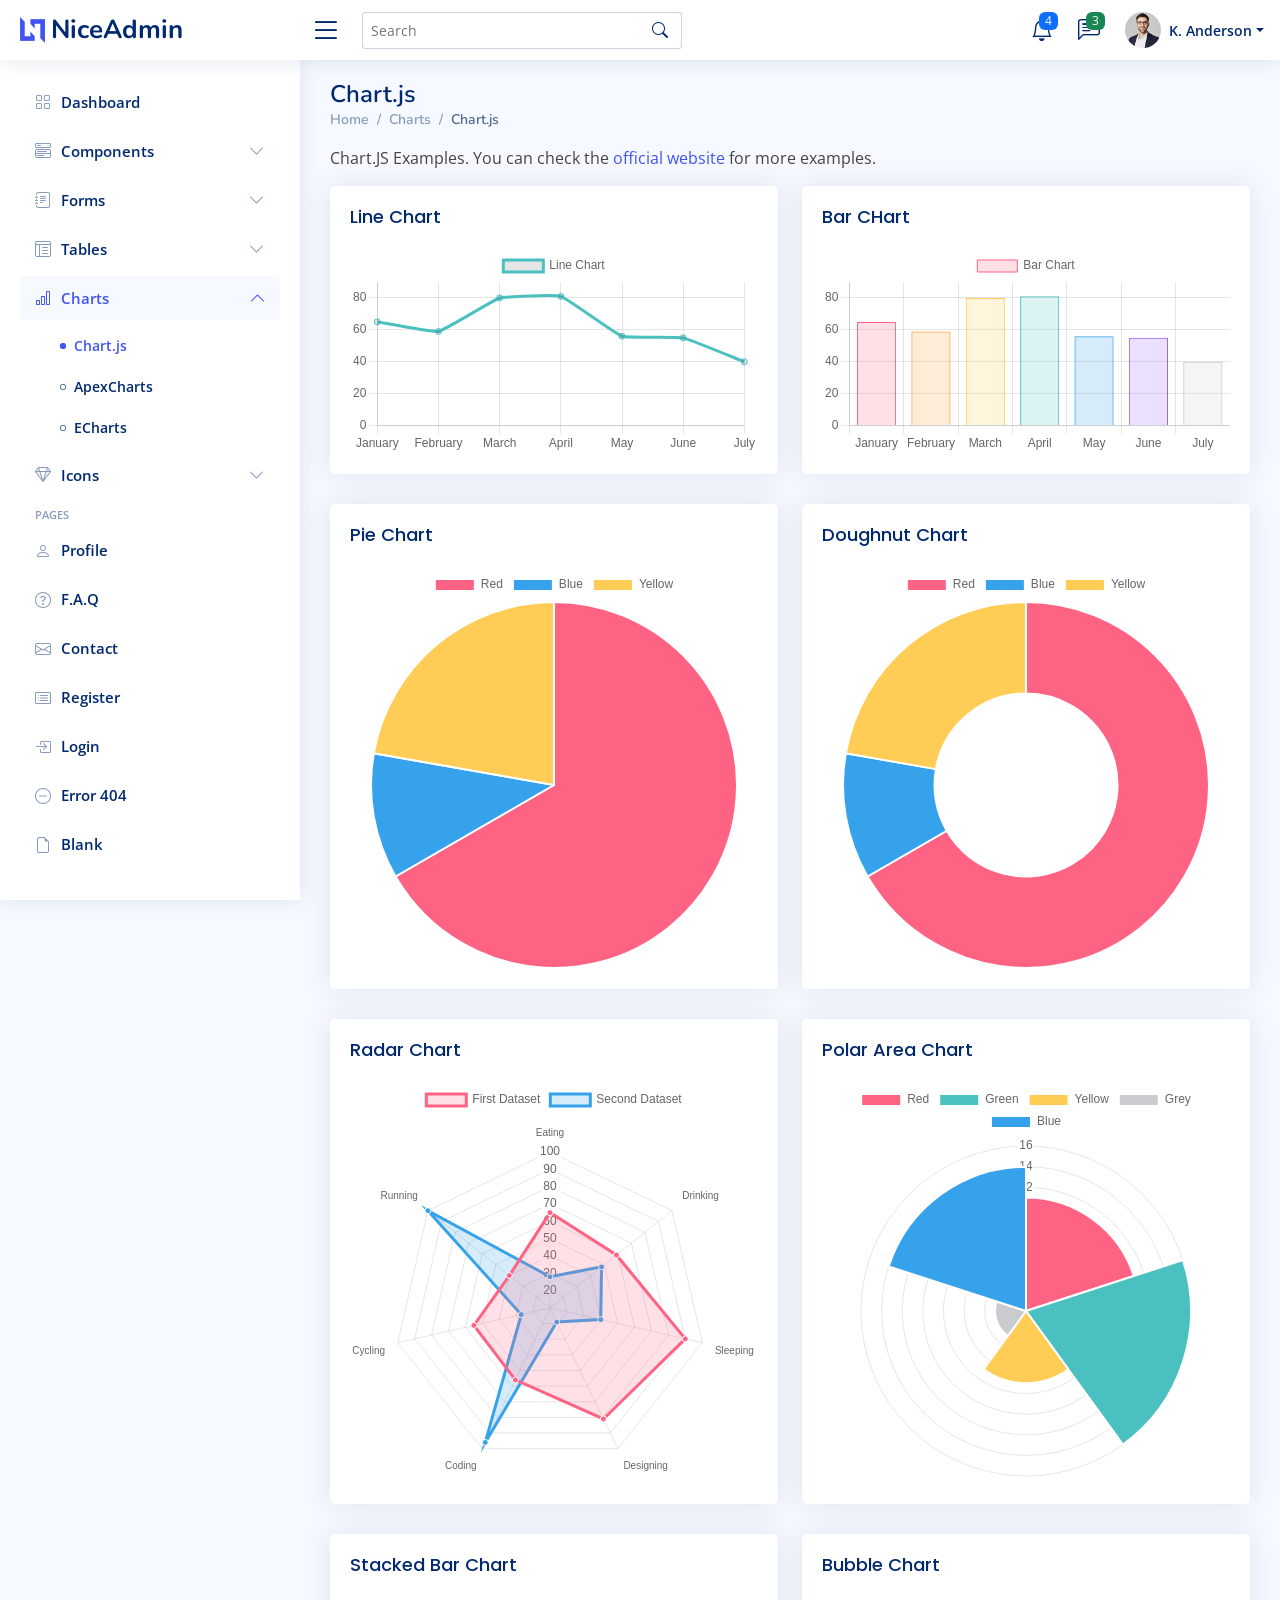
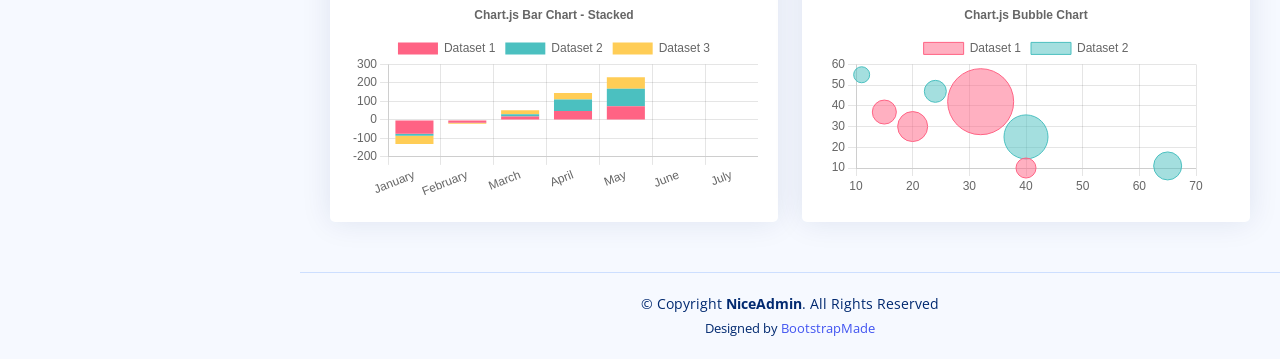
<file: KurumsalWebProjesii/Content/AdminLayout/charts-chartjs.html>
<!DOCTYPE html>
<html lang="en">

<head>
  <meta charset="utf-8">
  <meta content="width=device-width, initial-scale=1.0" name="viewport">

  <title>Charts / Chart.js - NiceAdmin Bootstrap Template</title>
  <meta content="" name="description">
  <meta content="" name="keywords">

  <!-- Favicons -->
  <link href="assets/img/favicon.png" rel="icon">
  <link href="assets/img/apple-touch-icon.png" rel="apple-touch-icon">

  <!-- Google Fonts -->
  <link href="https://fonts.gstatic.com" rel="preconnect">
  <link href="https://fonts.googleapis.com/css?family=Open+Sans:300,300i,400,400i,600,600i,700,700i|Nunito:300,300i,400,400i,600,600i,700,700i|Poppins:300,300i,400,400i,500,500i,600,600i,700,700i" rel="stylesheet">

  <!-- Vendor CSS Files -->
  <link href="assets/vendor/bootstrap/css/bootstrap.min.css" rel="stylesheet">
  <link href="assets/vendor/bootstrap-icons/bootstrap-icons.css" rel="stylesheet">
  <link href="assets/vendor/boxicons/css/boxicons.min.css" rel="stylesheet">
  <link href="assets/vendor/quill/quill.snow.css" rel="stylesheet">
  <link href="assets/vendor/quill/quill.bubble.css" rel="stylesheet">
  <link href="assets/vendor/remixicon/remixicon.css" rel="stylesheet">
  <link href="assets/vendor/simple-datatables/style.css" rel="stylesheet">

  <!-- Template Main CSS File -->
  <link href="assets/css/style.css" rel="stylesheet">

  <!-- =======================================================
  * Template Name: NiceAdmin
  * Template URL: https://bootstrapmade.com/nice-admin-bootstrap-admin-html-template/
  * Updated: Apr 20 2024 with Bootstrap v5.3.3
  * Author: BootstrapMade.com
  * License: https://bootstrapmade.com/license/
  ======================================================== -->
</head>

<body>

  <!-- ======= Header ======= -->
  <header id="header" class="header fixed-top d-flex align-items-center">

    <div class="d-flex align-items-center justify-content-between">
      <a href="index.html" class="logo d-flex align-items-center">
        <img src="assets/img/logo.png" alt="">
        <span class="d-none d-lg-block">NiceAdmin</span>
      </a>
      <i class="bi bi-list toggle-sidebar-btn"></i>
    </div><!-- End Logo -->

    <div class="search-bar">
      <form class="search-form d-flex align-items-center" method="POST" action="#">
        <input type="text" name="query" placeholder="Search" title="Enter search keyword">
        <button type="submit" title="Search"><i class="bi bi-search"></i></button>
      </form>
    </div><!-- End Search Bar -->

    <nav class="header-nav ms-auto">
      <ul class="d-flex align-items-center">

        <li class="nav-item d-block d-lg-none">
          <a class="nav-link nav-icon search-bar-toggle " href="#">
            <i class="bi bi-search"></i>
          </a>
        </li><!-- End Search Icon-->

        <li class="nav-item dropdown">

          <a class="nav-link nav-icon" href="#" data-bs-toggle="dropdown">
            <i class="bi bi-bell"></i>
            <span class="badge bg-primary badge-number">4</span>
          </a><!-- End Notification Icon -->

          <ul class="dropdown-menu dropdown-menu-end dropdown-menu-arrow notifications">
            <li class="dropdown-header">
              You have 4 new notifications
              <a href="#"><span class="badge rounded-pill bg-primary p-2 ms-2">View all</span></a>
            </li>
            <li>
              <hr class="dropdown-divider">
            </li>

            <li class="notification-item">
              <i class="bi bi-exclamation-circle text-warning"></i>
              <div>
                <h4>Lorem Ipsum</h4>
                <p>Quae dolorem earum veritatis oditseno</p>
                <p>30 min. ago</p>
              </div>
            </li>

            <li>
              <hr class="dropdown-divider">
            </li>

            <li class="notification-item">
              <i class="bi bi-x-circle text-danger"></i>
              <div>
                <h4>Atque rerum nesciunt</h4>
                <p>Quae dolorem earum veritatis oditseno</p>
                <p>1 hr. ago</p>
              </div>
            </li>

            <li>
              <hr class="dropdown-divider">
            </li>

            <li class="notification-item">
              <i class="bi bi-check-circle text-success"></i>
              <div>
                <h4>Sit rerum fuga</h4>
                <p>Quae dolorem earum veritatis oditseno</p>
                <p>2 hrs. ago</p>
              </div>
            </li>

            <li>
              <hr class="dropdown-divider">
            </li>

            <li class="notification-item">
              <i class="bi bi-info-circle text-primary"></i>
              <div>
                <h4>Dicta reprehenderit</h4>
                <p>Quae dolorem earum veritatis oditseno</p>
                <p>4 hrs. ago</p>
              </div>
            </li>

            <li>
              <hr class="dropdown-divider">
            </li>
            <li class="dropdown-footer">
              <a href="#">Show all notifications</a>
            </li>

          </ul><!-- End Notification Dropdown Items -->

        </li><!-- End Notification Nav -->

        <li class="nav-item dropdown">

          <a class="nav-link nav-icon" href="#" data-bs-toggle="dropdown">
            <i class="bi bi-chat-left-text"></i>
            <span class="badge bg-success badge-number">3</span>
          </a><!-- End Messages Icon -->

          <ul class="dropdown-menu dropdown-menu-end dropdown-menu-arrow messages">
            <li class="dropdown-header">
              You have 3 new messages
              <a href="#"><span class="badge rounded-pill bg-primary p-2 ms-2">View all</span></a>
            </li>
            <li>
              <hr class="dropdown-divider">
            </li>

            <li class="message-item">
              <a href="#">
                <img src="assets/img/messages-1.jpg" alt="" class="rounded-circle">
                <div>
                  <h4>Maria Hudson</h4>
                  <p>Velit asperiores et ducimus soluta repudiandae labore officia est ut...</p>
                  <p>4 hrs. ago</p>
                </div>
              </a>
            </li>
            <li>
              <hr class="dropdown-divider">
            </li>

            <li class="message-item">
              <a href="#">
                <img src="assets/img/messages-2.jpg" alt="" class="rounded-circle">
                <div>
                  <h4>Anna Nelson</h4>
                  <p>Velit asperiores et ducimus soluta repudiandae labore officia est ut...</p>
                  <p>6 hrs. ago</p>
                </div>
              </a>
            </li>
            <li>
              <hr class="dropdown-divider">
            </li>

            <li class="message-item">
              <a href="#">
                <img src="assets/img/messages-3.jpg" alt="" class="rounded-circle">
                <div>
                  <h4>David Muldon</h4>
                  <p>Velit asperiores et ducimus soluta repudiandae labore officia est ut...</p>
                  <p>8 hrs. ago</p>
                </div>
              </a>
            </li>
            <li>
              <hr class="dropdown-divider">
            </li>

            <li class="dropdown-footer">
              <a href="#">Show all messages</a>
            </li>

          </ul><!-- End Messages Dropdown Items -->

        </li><!-- End Messages Nav -->

        <li class="nav-item dropdown pe-3">

          <a class="nav-link nav-profile d-flex align-items-center pe-0" href="#" data-bs-toggle="dropdown">
            <img src="assets/img/profile-img.jpg" alt="Profile" class="rounded-circle">
            <span class="d-none d-md-block dropdown-toggle ps-2">K. Anderson</span>
          </a><!-- End Profile Iamge Icon -->

          <ul class="dropdown-menu dropdown-menu-end dropdown-menu-arrow profile">
            <li class="dropdown-header">
              <h6>Kevin Anderson</h6>
              <span>Web Designer</span>
            </li>
            <li>
              <hr class="dropdown-divider">
            </li>

            <li>
              <a class="dropdown-item d-flex align-items-center" href="users-profile.html">
                <i class="bi bi-person"></i>
                <span>My Profile</span>
              </a>
            </li>
            <li>
              <hr class="dropdown-divider">
            </li>

            <li>
              <a class="dropdown-item d-flex align-items-center" href="users-profile.html">
                <i class="bi bi-gear"></i>
                <span>Account Settings</span>
              </a>
            </li>
            <li>
              <hr class="dropdown-divider">
            </li>

            <li>
              <a class="dropdown-item d-flex align-items-center" href="pages-faq.html">
                <i class="bi bi-question-circle"></i>
                <span>Need Help?</span>
              </a>
            </li>
            <li>
              <hr class="dropdown-divider">
            </li>

            <li>
              <a class="dropdown-item d-flex align-items-center" href="#">
                <i class="bi bi-box-arrow-right"></i>
                <span>Sign Out</span>
              </a>
            </li>

          </ul><!-- End Profile Dropdown Items -->
        </li><!-- End Profile Nav -->

      </ul>
    </nav><!-- End Icons Navigation -->

  </header><!-- End Header -->

  <!-- ======= Sidebar ======= -->
  <aside id="sidebar" class="sidebar">

    <ul class="sidebar-nav" id="sidebar-nav">

      <li class="nav-item">
        <a class="nav-link collapsed" href="index.html">
          <i class="bi bi-grid"></i>
          <span>Dashboard</span>
        </a>
      </li><!-- End Dashboard Nav -->

      <li class="nav-item">
        <a class="nav-link collapsed" data-bs-target="#components-nav" data-bs-toggle="collapse" href="#">
          <i class="bi bi-menu-button-wide"></i><span>Components</span><i class="bi bi-chevron-down ms-auto"></i>
        </a>
        <ul id="components-nav" class="nav-content collapse " data-bs-parent="#sidebar-nav">
          <li>
            <a href="components-alerts.html">
              <i class="bi bi-circle"></i><span>Alerts</span>
            </a>
          </li>
          <li>
            <a href="components-accordion.html">
              <i class="bi bi-circle"></i><span>Accordion</span>
            </a>
          </li>
          <li>
            <a href="components-badges.html">
              <i class="bi bi-circle"></i><span>Badges</span>
            </a>
          </li>
          <li>
            <a href="components-breadcrumbs.html">
              <i class="bi bi-circle"></i><span>Breadcrumbs</span>
            </a>
          </li>
          <li>
            <a href="components-buttons.html">
              <i class="bi bi-circle"></i><span>Buttons</span>
            </a>
          </li>
          <li>
            <a href="components-cards.html">
              <i class="bi bi-circle"></i><span>Cards</span>
            </a>
          </li>
          <li>
            <a href="components-carousel.html">
              <i class="bi bi-circle"></i><span>Carousel</span>
            </a>
          </li>
          <li>
            <a href="components-list-group.html">
              <i class="bi bi-circle"></i><span>List group</span>
            </a>
          </li>
          <li>
            <a href="components-modal.html">
              <i class="bi bi-circle"></i><span>Modal</span>
            </a>
          </li>
          <li>
            <a href="components-tabs.html">
              <i class="bi bi-circle"></i><span>Tabs</span>
            </a>
          </li>
          <li>
            <a href="components-pagination.html">
              <i class="bi bi-circle"></i><span>Pagination</span>
            </a>
          </li>
          <li>
            <a href="components-progress.html">
              <i class="bi bi-circle"></i><span>Progress</span>
            </a>
          </li>
          <li>
            <a href="components-spinners.html">
              <i class="bi bi-circle"></i><span>Spinners</span>
            </a>
          </li>
          <li>
            <a href="components-tooltips.html">
              <i class="bi bi-circle"></i><span>Tooltips</span>
            </a>
          </li>
        </ul>
      </li><!-- End Components Nav -->

      <li class="nav-item">
        <a class="nav-link collapsed" data-bs-target="#forms-nav" data-bs-toggle="collapse" href="#">
          <i class="bi bi-journal-text"></i><span>Forms</span><i class="bi bi-chevron-down ms-auto"></i>
        </a>
        <ul id="forms-nav" class="nav-content collapse " data-bs-parent="#sidebar-nav">
          <li>
            <a href="forms-elements.html">
              <i class="bi bi-circle"></i><span>Form Elements</span>
            </a>
          </li>
          <li>
            <a href="forms-layouts.html">
              <i class="bi bi-circle"></i><span>Form Layouts</span>
            </a>
          </li>
          <li>
            <a href="forms-editors.html">
              <i class="bi bi-circle"></i><span>Form Editors</span>
            </a>
          </li>
          <li>
            <a href="forms-validation.html">
              <i class="bi bi-circle"></i><span>Form Validation</span>
            </a>
          </li>
        </ul>
      </li><!-- End Forms Nav -->

      <li class="nav-item">
        <a class="nav-link collapsed" data-bs-target="#tables-nav" data-bs-toggle="collapse" href="#">
          <i class="bi bi-layout-text-window-reverse"></i><span>Tables</span><i class="bi bi-chevron-down ms-auto"></i>
        </a>
        <ul id="tables-nav" class="nav-content collapse " data-bs-parent="#sidebar-nav">
          <li>
            <a href="tables-general.html">
              <i class="bi bi-circle"></i><span>General Tables</span>
            </a>
          </li>
          <li>
            <a href="tables-data.html">
              <i class="bi bi-circle"></i><span>Data Tables</span>
            </a>
          </li>
        </ul>
      </li><!-- End Tables Nav -->

      <li class="nav-item">
        <a class="nav-link " data-bs-target="#charts-nav" data-bs-toggle="collapse" href="#">
          <i class="bi bi-bar-chart"></i><span>Charts</span><i class="bi bi-chevron-down ms-auto"></i>
        </a>
        <ul id="charts-nav" class="nav-content collapse show" data-bs-parent="#sidebar-nav">
          <li>
            <a href="charts-chartjs.html" class="active">
              <i class="bi bi-circle"></i><span>Chart.js</span>
            </a>
          </li>
          <li>
            <a href="charts-apexcharts.html">
              <i class="bi bi-circle"></i><span>ApexCharts</span>
            </a>
          </li>
          <li>
            <a href="charts-echarts.html">
              <i class="bi bi-circle"></i><span>ECharts</span>
            </a>
          </li>
        </ul>
      </li><!-- End Charts Nav -->

      <li class="nav-item">
        <a class="nav-link collapsed" data-bs-target="#icons-nav" data-bs-toggle="collapse" href="#">
          <i class="bi bi-gem"></i><span>Icons</span><i class="bi bi-chevron-down ms-auto"></i>
        </a>
        <ul id="icons-nav" class="nav-content collapse " data-bs-parent="#sidebar-nav">
          <li>
            <a href="icons-bootstrap.html">
              <i class="bi bi-circle"></i><span>Bootstrap Icons</span>
            </a>
          </li>
          <li>
            <a href="icons-remix.html">
              <i class="bi bi-circle"></i><span>Remix Icons</span>
            </a>
          </li>
          <li>
            <a href="icons-boxicons.html">
              <i class="bi bi-circle"></i><span>Boxicons</span>
            </a>
          </li>
        </ul>
      </li><!-- End Icons Nav -->

      <li class="nav-heading">Pages</li>

      <li class="nav-item">
        <a class="nav-link collapsed" href="users-profile.html">
          <i class="bi bi-person"></i>
          <span>Profile</span>
        </a>
      </li><!-- End Profile Page Nav -->

      <li class="nav-item">
        <a class="nav-link collapsed" href="pages-faq.html">
          <i class="bi bi-question-circle"></i>
          <span>F.A.Q</span>
        </a>
      </li><!-- End F.A.Q Page Nav -->

      <li class="nav-item">
        <a class="nav-link collapsed" href="pages-contact.html">
          <i class="bi bi-envelope"></i>
          <span>Contact</span>
        </a>
      </li><!-- End Contact Page Nav -->

      <li class="nav-item">
        <a class="nav-link collapsed" href="pages-register.html">
          <i class="bi bi-card-list"></i>
          <span>Register</span>
        </a>
      </li><!-- End Register Page Nav -->

      <li class="nav-item">
        <a class="nav-link collapsed" href="pages-login.html">
          <i class="bi bi-box-arrow-in-right"></i>
          <span>Login</span>
        </a>
      </li><!-- End Login Page Nav -->

      <li class="nav-item">
        <a class="nav-link collapsed" href="pages-error-404.html">
          <i class="bi bi-dash-circle"></i>
          <span>Error 404</span>
        </a>
      </li><!-- End Error 404 Page Nav -->

      <li class="nav-item">
        <a class="nav-link collapsed" href="pages-blank.html">
          <i class="bi bi-file-earmark"></i>
          <span>Blank</span>
        </a>
      </li><!-- End Blank Page Nav -->

    </ul>

  </aside><!-- End Sidebar-->

  <main id="main" class="main">

    <div class="pagetitle">
      <h1>Chart.js</h1>
      <nav>
        <ol class="breadcrumb">
          <li class="breadcrumb-item"><a href="index.html">Home</a></li>
          <li class="breadcrumb-item">Charts</li>
          <li class="breadcrumb-item active">Chart.js</li>
        </ol>
      </nav>
    </div><!-- End Page Title -->

    <p>Chart.JS Examples. You can check the <a href="https://www.chartjs.org/docs/latest/samples/" target="_blank">official website</a> for more examples.</p>

    <section class="section">
      <div class="row">

        <div class="col-lg-6">
          <div class="card">
            <div class="card-body">
              <h5 class="card-title">Line Chart</h5>

              <!-- Line Chart -->
              <canvas id="lineChart" style="max-height: 400px;"></canvas>
              <script>
                document.addEventListener("DOMContentLoaded", () => {
                  new Chart(document.querySelector('#lineChart'), {
                    type: 'line',
                    data: {
                      labels: ['January', 'February', 'March', 'April', 'May', 'June', 'July'],
                      datasets: [{
                        label: 'Line Chart',
                        data: [65, 59, 80, 81, 56, 55, 40],
                        fill: false,
                        borderColor: 'rgb(75, 192, 192)',
                        tension: 0.1
                      }]
                    },
                    options: {
                      scales: {
                        y: {
                          beginAtZero: true
                        }
                      }
                    }
                  });
                });
              </script>
              <!-- End Line CHart -->

            </div>
          </div>
        </div>

        <div class="col-lg-6">
          <div class="card">
            <div class="card-body">
              <h5 class="card-title">Bar CHart</h5>

              <!-- Bar Chart -->
              <canvas id="barChart" style="max-height: 400px;"></canvas>
              <script>
                document.addEventListener("DOMContentLoaded", () => {
                  new Chart(document.querySelector('#barChart'), {
                    type: 'bar',
                    data: {
                      labels: ['January', 'February', 'March', 'April', 'May', 'June', 'July'],
                      datasets: [{
                        label: 'Bar Chart',
                        data: [65, 59, 80, 81, 56, 55, 40],
                        backgroundColor: [
                          'rgba(255, 99, 132, 0.2)',
                          'rgba(255, 159, 64, 0.2)',
                          'rgba(255, 205, 86, 0.2)',
                          'rgba(75, 192, 192, 0.2)',
                          'rgba(54, 162, 235, 0.2)',
                          'rgba(153, 102, 255, 0.2)',
                          'rgba(201, 203, 207, 0.2)'
                        ],
                        borderColor: [
                          'rgb(255, 99, 132)',
                          'rgb(255, 159, 64)',
                          'rgb(255, 205, 86)',
                          'rgb(75, 192, 192)',
                          'rgb(54, 162, 235)',
                          'rgb(153, 102, 255)',
                          'rgb(201, 203, 207)'
                        ],
                        borderWidth: 1
                      }]
                    },
                    options: {
                      scales: {
                        y: {
                          beginAtZero: true
                        }
                      }
                    }
                  });
                });
              </script>
              <!-- End Bar CHart -->

            </div>
          </div>
        </div>

        <div class="col-lg-6">
          <div class="card">
            <div class="card-body">
              <h5 class="card-title">Pie Chart</h5>

              <!-- Pie Chart -->
              <canvas id="pieChart" style="max-height: 400px;"></canvas>
              <script>
                document.addEventListener("DOMContentLoaded", () => {
                  new Chart(document.querySelector('#pieChart'), {
                    type: 'pie',
                    data: {
                      labels: [
                        'Red',
                        'Blue',
                        'Yellow'
                      ],
                      datasets: [{
                        label: 'My First Dataset',
                        data: [300, 50, 100],
                        backgroundColor: [
                          'rgb(255, 99, 132)',
                          'rgb(54, 162, 235)',
                          'rgb(255, 205, 86)'
                        ],
                        hoverOffset: 4
                      }]
                    }
                  });
                });
              </script>
              <!-- End Pie CHart -->

            </div>
          </div>
        </div>

        <div class="col-lg-6">
          <div class="card">
            <div class="card-body">
              <h5 class="card-title">Doughnut Chart</h5>

              <!-- Doughnut Chart -->
              <canvas id="doughnutChart" style="max-height: 400px;"></canvas>
              <script>
                document.addEventListener("DOMContentLoaded", () => {
                  new Chart(document.querySelector('#doughnutChart'), {
                    type: 'doughnut',
                    data: {
                      labels: [
                        'Red',
                        'Blue',
                        'Yellow'
                      ],
                      datasets: [{
                        label: 'My First Dataset',
                        data: [300, 50, 100],
                        backgroundColor: [
                          'rgb(255, 99, 132)',
                          'rgb(54, 162, 235)',
                          'rgb(255, 205, 86)'
                        ],
                        hoverOffset: 4
                      }]
                    }
                  });
                });
              </script>
              <!-- End Doughnut CHart -->

            </div>
          </div>
        </div>

        <div class="col-lg-6">
          <div class="card">
            <div class="card-body">
              <h5 class="card-title">Radar Chart</h5>

              <!-- Radar Chart -->
              <canvas id="radarChart" style="max-height: 400px;"></canvas>
              <script>
                document.addEventListener("DOMContentLoaded", () => {
                  new Chart(document.querySelector('#radarChart'), {
                    type: 'radar',
                    data: {
                      labels: [
                        'Eating',
                        'Drinking',
                        'Sleeping',
                        'Designing',
                        'Coding',
                        'Cycling',
                        'Running'
                      ],
                      datasets: [{
                        label: 'First Dataset',
                        data: [65, 59, 90, 81, 56, 55, 40],
                        fill: true,
                        backgroundColor: 'rgba(255, 99, 132, 0.2)',
                        borderColor: 'rgb(255, 99, 132)',
                        pointBackgroundColor: 'rgb(255, 99, 132)',
                        pointBorderColor: '#fff',
                        pointHoverBackgroundColor: '#fff',
                        pointHoverBorderColor: 'rgb(255, 99, 132)'
                      }, {
                        label: 'Second Dataset',
                        data: [28, 48, 40, 19, 96, 27, 100],
                        fill: true,
                        backgroundColor: 'rgba(54, 162, 235, 0.2)',
                        borderColor: 'rgb(54, 162, 235)',
                        pointBackgroundColor: 'rgb(54, 162, 235)',
                        pointBorderColor: '#fff',
                        pointHoverBackgroundColor: '#fff',
                        pointHoverBorderColor: 'rgb(54, 162, 235)'
                      }]
                    },
                    options: {
                      elements: {
                        line: {
                          borderWidth: 3
                        }
                      }
                    }
                  });
                });
              </script>
              <!-- End Radar CHart -->

            </div>
          </div>
        </div>

        <div class="col-lg-6">
          <div class="card">
            <div class="card-body">
              <h5 class="card-title">Polar Area Chart</h5>

              <!-- Polar Area Chart -->
              <canvas id="polarAreaChart" style="max-height: 400px;"></canvas>
              <script>
                document.addEventListener("DOMContentLoaded", () => {
                  new Chart(document.querySelector('#polarAreaChart'), {
                    type: 'polarArea',
                    data: {
                      labels: [
                        'Red',
                        'Green',
                        'Yellow',
                        'Grey',
                        'Blue'
                      ],
                      datasets: [{
                        label: 'My First Dataset',
                        data: [11, 16, 7, 3, 14],
                        backgroundColor: [
                          'rgb(255, 99, 132)',
                          'rgb(75, 192, 192)',
                          'rgb(255, 205, 86)',
                          'rgb(201, 203, 207)',
                          'rgb(54, 162, 235)'
                        ]
                      }]
                    }
                  });
                });
              </script>
              <!-- End Polar Area Chart -->

            </div>
          </div>
        </div>

        <div class="col-lg-6">
          <div class="card">
            <div class="card-body">
              <h5 class="card-title">Stacked Bar Chart</h5>

              <!-- Stacked Bar Chart -->
              <canvas id="stakedBarChart" style="max-height: 400px;"></canvas>
              <script>
                document.addEventListener("DOMContentLoaded", () => {
                  new Chart(document.querySelector('#stakedBarChart'), {
                    type: 'bar',
                    data: {
                      labels: ['January', 'February', 'March', 'April', 'May', 'June', 'July'],
                      datasets: [{
                          label: 'Dataset 1',
                          data: [-75, -15, 18, 48, 74],
                          backgroundColor: 'rgb(255, 99, 132)',
                        },
                        {
                          label: 'Dataset 2',
                          data: [-11, -1, 12, 62, 95],
                          backgroundColor: 'rgb(75, 192, 192)',
                        },
                        {
                          label: 'Dataset 3',
                          data: [-44, -5, 22, 35, 62],
                          backgroundColor: 'rgb(255, 205, 86)',
                        },
                      ]
                    },
                    options: {
                      plugins: {
                        title: {
                          display: true,
                          text: 'Chart.js Bar Chart - Stacked'
                        },
                      },
                      responsive: true,
                      scales: {
                        x: {
                          stacked: true,
                        },
                        y: {
                          stacked: true
                        }
                      }
                    }
                  });
                });
              </script>
              <!-- End Stacked Bar Chart -->

            </div>
          </div>
        </div>

        <div class="col-lg-6">
          <div class="card">
            <div class="card-body">
              <h5 class="card-title">Bubble Chart</h5>

              <!-- Bubble Chart -->
              <canvas id="bubbleChart" style="max-height: 400px;"></canvas>
              <script>
                document.addEventListener("DOMContentLoaded", () => {
                  new Chart(document.querySelector('#bubbleChart'), {
                    type: 'bubble',
                    data: {
                      labels: ['January', 'February', 'March', 'April', 'May', 'June', 'July'],
                      datasets: [{
                          label: 'Dataset 1',
                          data: [{
                              x: 20,
                              y: 30,
                              r: 15
                            },
                            {
                              x: 40,
                              y: 10,
                              r: 10
                            },
                            {
                              x: 15,
                              y: 37,
                              r: 12
                            },
                            {
                              x: 32,
                              y: 42,
                              r: 33
                            }
                          ],
                          borderColor: 'rgb(255, 99, 132)',
                          backgroundColor: 'rgba(255, 99, 132, 0.5)'
                        },
                        {
                          label: 'Dataset 2',
                          data: [{
                              x: 40,
                              y: 25,
                              r: 22
                            },
                            {
                              x: 24,
                              y: 47,
                              r: 11
                            },
                            {
                              x: 65,
                              y: 11,
                              r: 14
                            },
                            {
                              x: 11,
                              y: 55,
                              r: 8
                            }
                          ],
                          borderColor: 'rgb(75, 192, 192)',
                          backgroundColor: 'rgba(75, 192, 192, 0.5)'
                        }
                      ]
                    },
                    options: {
                      responsive: true,
                      plugins: {
                        legend: {
                          position: 'top',
                        },
                        title: {
                          display: true,
                          text: 'Chart.js Bubble Chart'
                        }
                      }
                    }
                  });
                });
              </script>
              <!-- End Bubble Chart -->

            </div>
          </div>
        </div>

      </div>
    </section>

  </main><!-- End #main -->

  <!-- ======= Footer ======= -->
  <footer id="footer" class="footer">
    <div class="copyright">
      &copy; Copyright <strong><span>NiceAdmin</span></strong>. All Rights Reserved
    </div>
    <div class="credits">
      <!-- All the links in the footer should remain intact. -->
      <!-- You can delete the links only if you purchased the pro version. -->
      <!-- Licensing information: https://bootstrapmade.com/license/ -->
      <!-- Purchase the pro version with working PHP/AJAX contact form: https://bootstrapmade.com/nice-admin-bootstrap-admin-html-template/ -->
      Designed by <a href="https://bootstrapmade.com/">BootstrapMade</a>
    </div>
  </footer><!-- End Footer -->

  <a href="#" class="back-to-top d-flex align-items-center justify-content-center"><i class="bi bi-arrow-up-short"></i></a>

  <!-- Vendor JS Files -->
  <script src="assets/vendor/apexcharts/apexcharts.min.js"></script>
  <script src="assets/vendor/bootstrap/js/bootstrap.bundle.min.js"></script>
  <script src="assets/vendor/chart.js/chart.umd.js"></script>
  <script src="assets/vendor/echarts/echarts.min.js"></script>
  <script src="assets/vendor/quill/quill.js"></script>
  <script src="assets/vendor/simple-datatables/simple-datatables.js"></script>
  <script src="assets/vendor/tinymce/tinymce.min.js"></script>
  <script src="assets/vendor/php-email-form/validate.js"></script>

  <!-- Template Main JS File -->
  <script src="assets/js/main.js"></script>

</body>

</html>
</file>
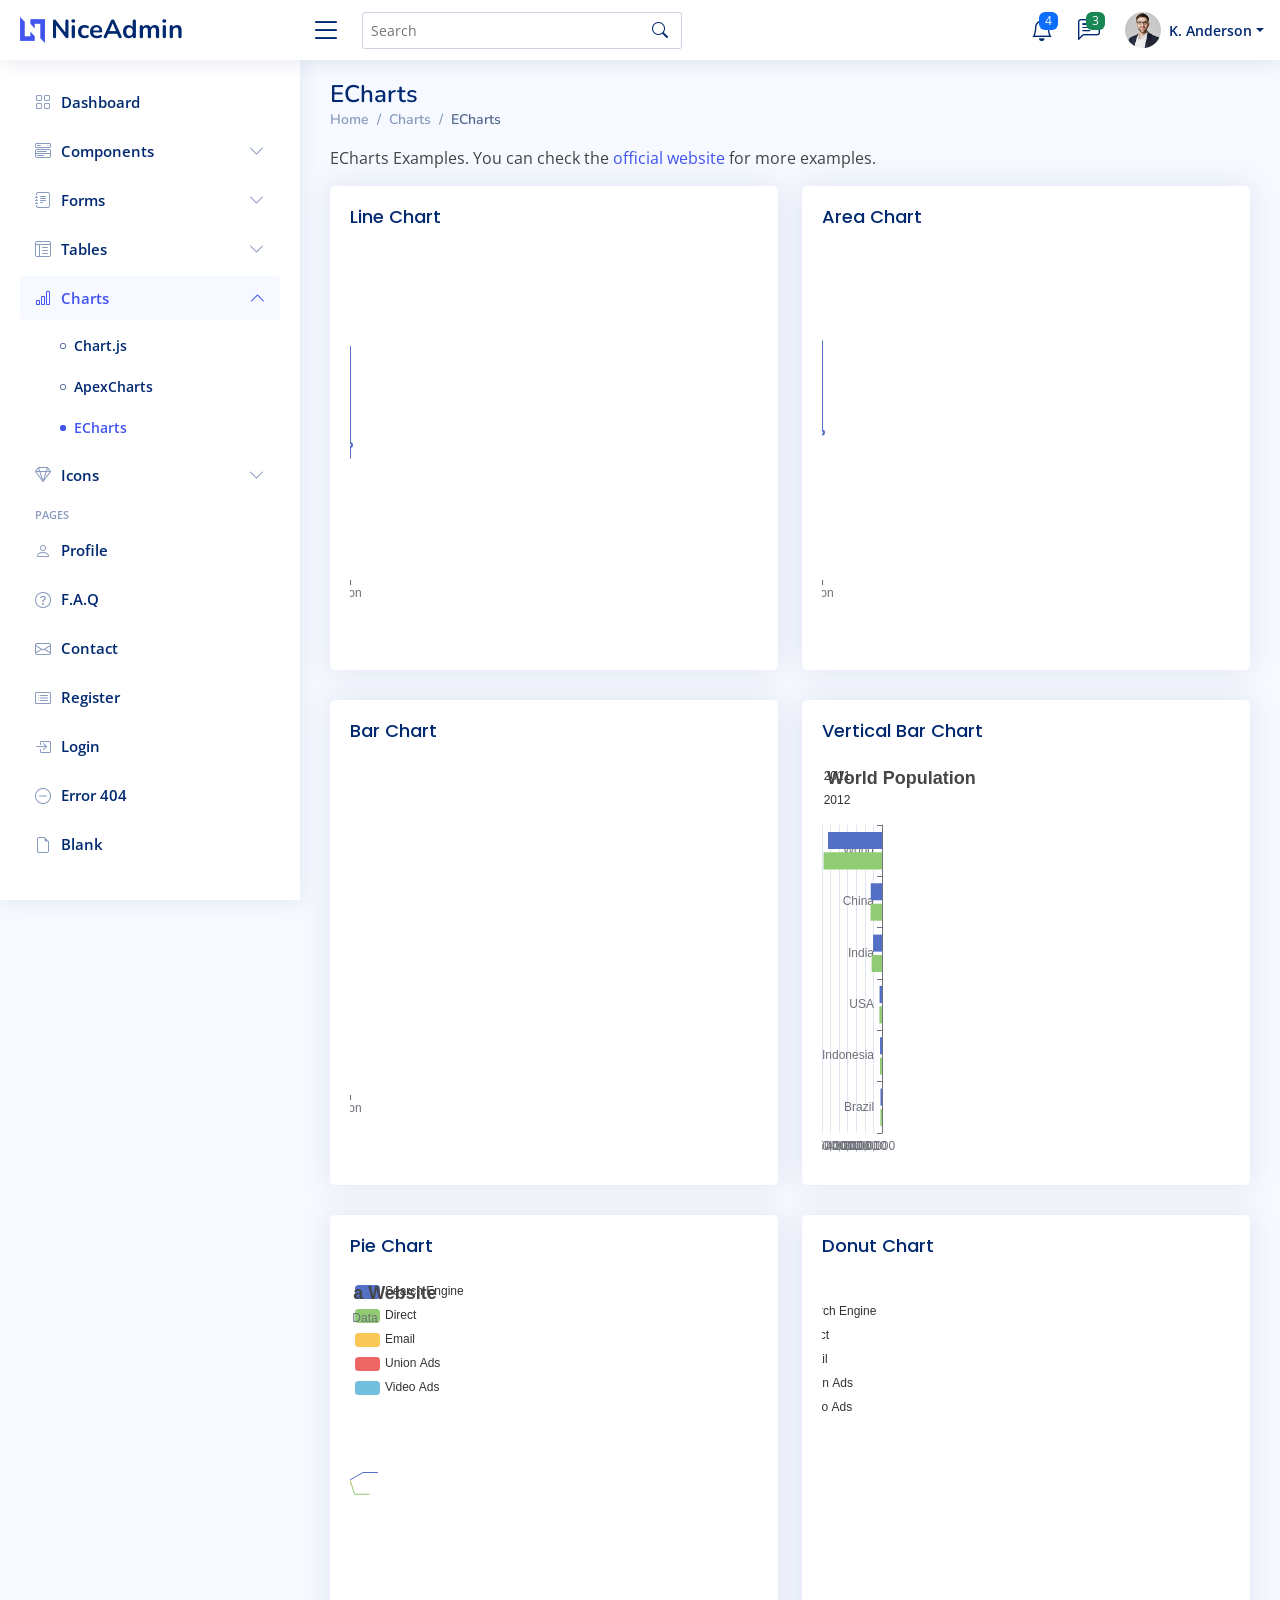
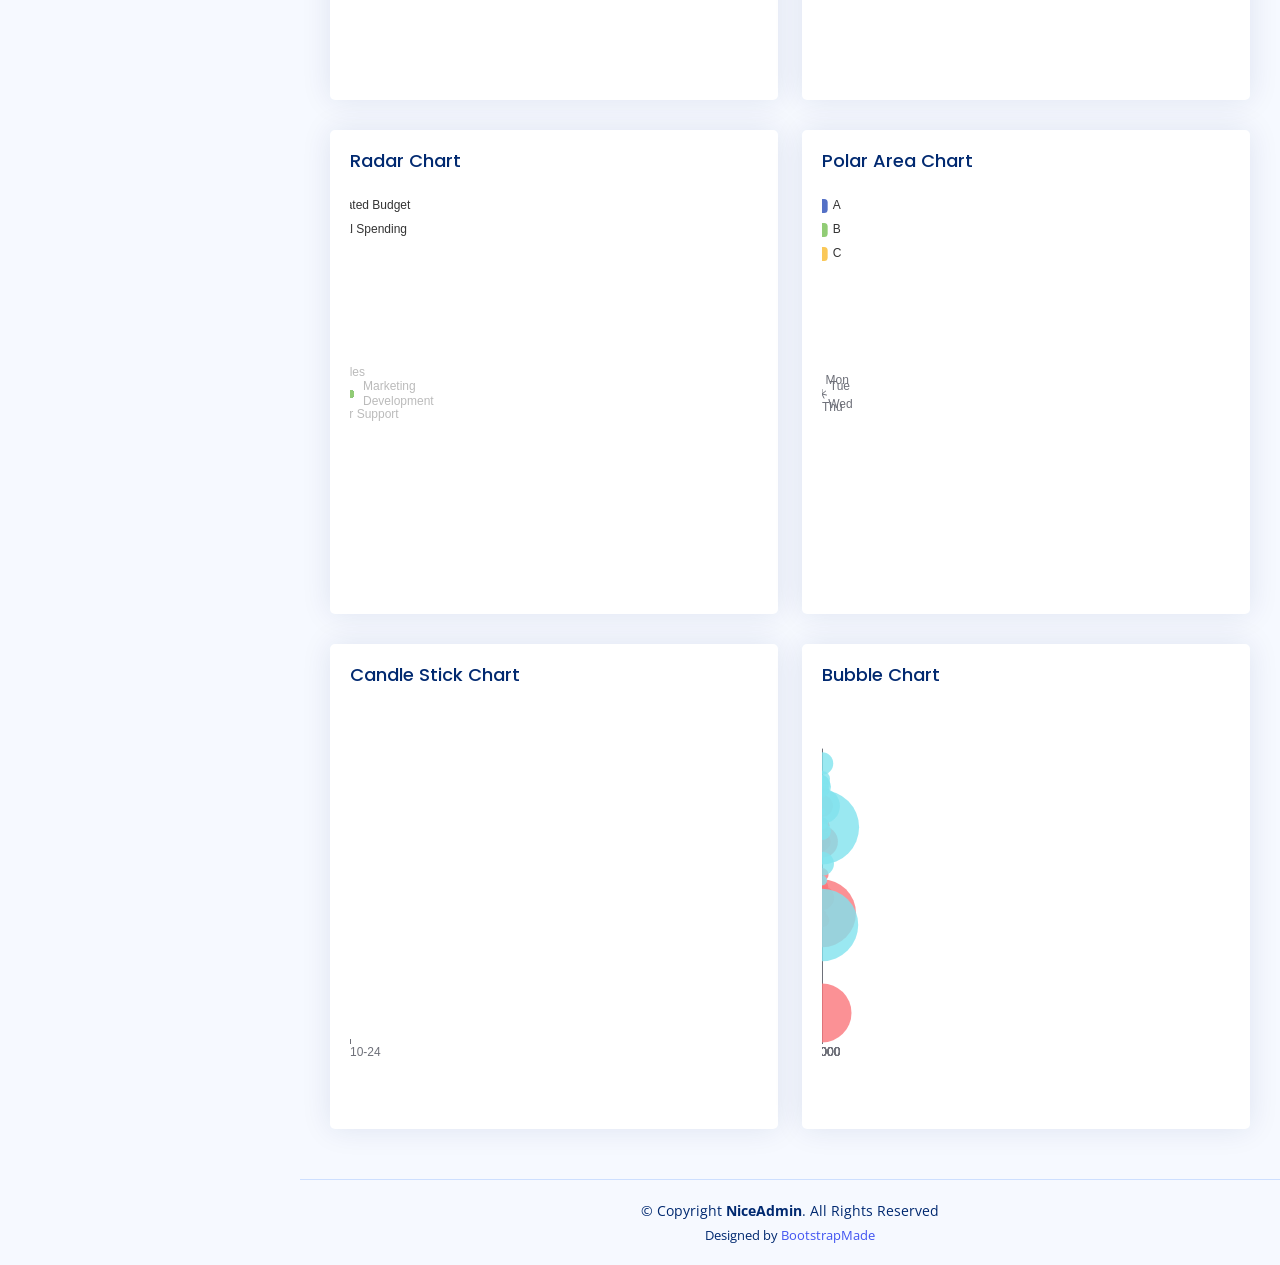
<file: KurumsalWebProjesii/Content/AdminLayout/charts-echarts.html>
<!DOCTYPE html>
<html lang="en">

<head>
  <meta charset="utf-8">
  <meta content="width=device-width, initial-scale=1.0" name="viewport">

  <title>Charts / ECharts - NiceAdmin Bootstrap Template</title>
  <meta content="" name="description">
  <meta content="" name="keywords">

  <!-- Favicons -->
  <link href="assets/img/favicon.png" rel="icon">
  <link href="assets/img/apple-touch-icon.png" rel="apple-touch-icon">

  <!-- Google Fonts -->
  <link href="https://fonts.gstatic.com" rel="preconnect">
  <link href="https://fonts.googleapis.com/css?family=Open+Sans:300,300i,400,400i,600,600i,700,700i|Nunito:300,300i,400,400i,600,600i,700,700i|Poppins:300,300i,400,400i,500,500i,600,600i,700,700i" rel="stylesheet">

  <!-- Vendor CSS Files -->
  <link href="assets/vendor/bootstrap/css/bootstrap.min.css" rel="stylesheet">
  <link href="assets/vendor/bootstrap-icons/bootstrap-icons.css" rel="stylesheet">
  <link href="assets/vendor/boxicons/css/boxicons.min.css" rel="stylesheet">
  <link href="assets/vendor/quill/quill.snow.css" rel="stylesheet">
  <link href="assets/vendor/quill/quill.bubble.css" rel="stylesheet">
  <link href="assets/vendor/remixicon/remixicon.css" rel="stylesheet">
  <link href="assets/vendor/simple-datatables/style.css" rel="stylesheet">

  <!-- Template Main CSS File -->
  <link href="assets/css/style.css" rel="stylesheet">

  <!-- =======================================================
  * Template Name: NiceAdmin
  * Template URL: https://bootstrapmade.com/nice-admin-bootstrap-admin-html-template/
  * Updated: Apr 20 2024 with Bootstrap v5.3.3
  * Author: BootstrapMade.com
  * License: https://bootstrapmade.com/license/
  ======================================================== -->
</head>

<body>

  <!-- ======= Header ======= -->
  <header id="header" class="header fixed-top d-flex align-items-center">

    <div class="d-flex align-items-center justify-content-between">
      <a href="index.html" class="logo d-flex align-items-center">
        <img src="assets/img/logo.png" alt="">
        <span class="d-none d-lg-block">NiceAdmin</span>
      </a>
      <i class="bi bi-list toggle-sidebar-btn"></i>
    </div><!-- End Logo -->

    <div class="search-bar">
      <form class="search-form d-flex align-items-center" method="POST" action="#">
        <input type="text" name="query" placeholder="Search" title="Enter search keyword">
        <button type="submit" title="Search"><i class="bi bi-search"></i></button>
      </form>
    </div><!-- End Search Bar -->

    <nav class="header-nav ms-auto">
      <ul class="d-flex align-items-center">

        <li class="nav-item d-block d-lg-none">
          <a class="nav-link nav-icon search-bar-toggle " href="#">
            <i class="bi bi-search"></i>
          </a>
        </li><!-- End Search Icon-->

        <li class="nav-item dropdown">

          <a class="nav-link nav-icon" href="#" data-bs-toggle="dropdown">
            <i class="bi bi-bell"></i>
            <span class="badge bg-primary badge-number">4</span>
          </a><!-- End Notification Icon -->

          <ul class="dropdown-menu dropdown-menu-end dropdown-menu-arrow notifications">
            <li class="dropdown-header">
              You have 4 new notifications
              <a href="#"><span class="badge rounded-pill bg-primary p-2 ms-2">View all</span></a>
            </li>
            <li>
              <hr class="dropdown-divider">
            </li>

            <li class="notification-item">
              <i class="bi bi-exclamation-circle text-warning"></i>
              <div>
                <h4>Lorem Ipsum</h4>
                <p>Quae dolorem earum veritatis oditseno</p>
                <p>30 min. ago</p>
              </div>
            </li>

            <li>
              <hr class="dropdown-divider">
            </li>

            <li class="notification-item">
              <i class="bi bi-x-circle text-danger"></i>
              <div>
                <h4>Atque rerum nesciunt</h4>
                <p>Quae dolorem earum veritatis oditseno</p>
                <p>1 hr. ago</p>
              </div>
            </li>

            <li>
              <hr class="dropdown-divider">
            </li>

            <li class="notification-item">
              <i class="bi bi-check-circle text-success"></i>
              <div>
                <h4>Sit rerum fuga</h4>
                <p>Quae dolorem earum veritatis oditseno</p>
                <p>2 hrs. ago</p>
              </div>
            </li>

            <li>
              <hr class="dropdown-divider">
            </li>

            <li class="notification-item">
              <i class="bi bi-info-circle text-primary"></i>
              <div>
                <h4>Dicta reprehenderit</h4>
                <p>Quae dolorem earum veritatis oditseno</p>
                <p>4 hrs. ago</p>
              </div>
            </li>

            <li>
              <hr class="dropdown-divider">
            </li>
            <li class="dropdown-footer">
              <a href="#">Show all notifications</a>
            </li>

          </ul><!-- End Notification Dropdown Items -->

        </li><!-- End Notification Nav -->

        <li class="nav-item dropdown">

          <a class="nav-link nav-icon" href="#" data-bs-toggle="dropdown">
            <i class="bi bi-chat-left-text"></i>
            <span class="badge bg-success badge-number">3</span>
          </a><!-- End Messages Icon -->

          <ul class="dropdown-menu dropdown-menu-end dropdown-menu-arrow messages">
            <li class="dropdown-header">
              You have 3 new messages
              <a href="#"><span class="badge rounded-pill bg-primary p-2 ms-2">View all</span></a>
            </li>
            <li>
              <hr class="dropdown-divider">
            </li>

            <li class="message-item">
              <a href="#">
                <img src="assets/img/messages-1.jpg" alt="" class="rounded-circle">
                <div>
                  <h4>Maria Hudson</h4>
                  <p>Velit asperiores et ducimus soluta repudiandae labore officia est ut...</p>
                  <p>4 hrs. ago</p>
                </div>
              </a>
            </li>
            <li>
              <hr class="dropdown-divider">
            </li>

            <li class="message-item">
              <a href="#">
                <img src="assets/img/messages-2.jpg" alt="" class="rounded-circle">
                <div>
                  <h4>Anna Nelson</h4>
                  <p>Velit asperiores et ducimus soluta repudiandae labore officia est ut...</p>
                  <p>6 hrs. ago</p>
                </div>
              </a>
            </li>
            <li>
              <hr class="dropdown-divider">
            </li>

            <li class="message-item">
              <a href="#">
                <img src="assets/img/messages-3.jpg" alt="" class="rounded-circle">
                <div>
                  <h4>David Muldon</h4>
                  <p>Velit asperiores et ducimus soluta repudiandae labore officia est ut...</p>
                  <p>8 hrs. ago</p>
                </div>
              </a>
            </li>
            <li>
              <hr class="dropdown-divider">
            </li>

            <li class="dropdown-footer">
              <a href="#">Show all messages</a>
            </li>

          </ul><!-- End Messages Dropdown Items -->

        </li><!-- End Messages Nav -->

        <li class="nav-item dropdown pe-3">

          <a class="nav-link nav-profile d-flex align-items-center pe-0" href="#" data-bs-toggle="dropdown">
            <img src="assets/img/profile-img.jpg" alt="Profile" class="rounded-circle">
            <span class="d-none d-md-block dropdown-toggle ps-2">K. Anderson</span>
          </a><!-- End Profile Iamge Icon -->

          <ul class="dropdown-menu dropdown-menu-end dropdown-menu-arrow profile">
            <li class="dropdown-header">
              <h6>Kevin Anderson</h6>
              <span>Web Designer</span>
            </li>
            <li>
              <hr class="dropdown-divider">
            </li>

            <li>
              <a class="dropdown-item d-flex align-items-center" href="users-profile.html">
                <i class="bi bi-person"></i>
                <span>My Profile</span>
              </a>
            </li>
            <li>
              <hr class="dropdown-divider">
            </li>

            <li>
              <a class="dropdown-item d-flex align-items-center" href="users-profile.html">
                <i class="bi bi-gear"></i>
                <span>Account Settings</span>
              </a>
            </li>
            <li>
              <hr class="dropdown-divider">
            </li>

            <li>
              <a class="dropdown-item d-flex align-items-center" href="pages-faq.html">
                <i class="bi bi-question-circle"></i>
                <span>Need Help?</span>
              </a>
            </li>
            <li>
              <hr class="dropdown-divider">
            </li>

            <li>
              <a class="dropdown-item d-flex align-items-center" href="#">
                <i class="bi bi-box-arrow-right"></i>
                <span>Sign Out</span>
              </a>
            </li>

          </ul><!-- End Profile Dropdown Items -->
        </li><!-- End Profile Nav -->

      </ul>
    </nav><!-- End Icons Navigation -->

  </header><!-- End Header -->

  <!-- ======= Sidebar ======= -->
  <aside id="sidebar" class="sidebar">

    <ul class="sidebar-nav" id="sidebar-nav">

      <li class="nav-item">
        <a class="nav-link collapsed" href="index.html">
          <i class="bi bi-grid"></i>
          <span>Dashboard</span>
        </a>
      </li><!-- End Dashboard Nav -->

      <li class="nav-item">
        <a class="nav-link collapsed" data-bs-target="#components-nav" data-bs-toggle="collapse" href="#">
          <i class="bi bi-menu-button-wide"></i><span>Components</span><i class="bi bi-chevron-down ms-auto"></i>
        </a>
        <ul id="components-nav" class="nav-content collapse " data-bs-parent="#sidebar-nav">
          <li>
            <a href="components-alerts.html">
              <i class="bi bi-circle"></i><span>Alerts</span>
            </a>
          </li>
          <li>
            <a href="components-accordion.html">
              <i class="bi bi-circle"></i><span>Accordion</span>
            </a>
          </li>
          <li>
            <a href="components-badges.html">
              <i class="bi bi-circle"></i><span>Badges</span>
            </a>
          </li>
          <li>
            <a href="components-breadcrumbs.html">
              <i class="bi bi-circle"></i><span>Breadcrumbs</span>
            </a>
          </li>
          <li>
            <a href="components-buttons.html">
              <i class="bi bi-circle"></i><span>Buttons</span>
            </a>
          </li>
          <li>
            <a href="components-cards.html">
              <i class="bi bi-circle"></i><span>Cards</span>
            </a>
          </li>
          <li>
            <a href="components-carousel.html">
              <i class="bi bi-circle"></i><span>Carousel</span>
            </a>
          </li>
          <li>
            <a href="components-list-group.html">
              <i class="bi bi-circle"></i><span>List group</span>
            </a>
          </li>
          <li>
            <a href="components-modal.html">
              <i class="bi bi-circle"></i><span>Modal</span>
            </a>
          </li>
          <li>
            <a href="components-tabs.html">
              <i class="bi bi-circle"></i><span>Tabs</span>
            </a>
          </li>
          <li>
            <a href="components-pagination.html">
              <i class="bi bi-circle"></i><span>Pagination</span>
            </a>
          </li>
          <li>
            <a href="components-progress.html">
              <i class="bi bi-circle"></i><span>Progress</span>
            </a>
          </li>
          <li>
            <a href="components-spinners.html">
              <i class="bi bi-circle"></i><span>Spinners</span>
            </a>
          </li>
          <li>
            <a href="components-tooltips.html">
              <i class="bi bi-circle"></i><span>Tooltips</span>
            </a>
          </li>
        </ul>
      </li><!-- End Components Nav -->

      <li class="nav-item">
        <a class="nav-link collapsed" data-bs-target="#forms-nav" data-bs-toggle="collapse" href="#">
          <i class="bi bi-journal-text"></i><span>Forms</span><i class="bi bi-chevron-down ms-auto"></i>
        </a>
        <ul id="forms-nav" class="nav-content collapse " data-bs-parent="#sidebar-nav">
          <li>
            <a href="forms-elements.html">
              <i class="bi bi-circle"></i><span>Form Elements</span>
            </a>
          </li>
          <li>
            <a href="forms-layouts.html">
              <i class="bi bi-circle"></i><span>Form Layouts</span>
            </a>
          </li>
          <li>
            <a href="forms-editors.html">
              <i class="bi bi-circle"></i><span>Form Editors</span>
            </a>
          </li>
          <li>
            <a href="forms-validation.html">
              <i class="bi bi-circle"></i><span>Form Validation</span>
            </a>
          </li>
        </ul>
      </li><!-- End Forms Nav -->

      <li class="nav-item">
        <a class="nav-link collapsed" data-bs-target="#tables-nav" data-bs-toggle="collapse" href="#">
          <i class="bi bi-layout-text-window-reverse"></i><span>Tables</span><i class="bi bi-chevron-down ms-auto"></i>
        </a>
        <ul id="tables-nav" class="nav-content collapse " data-bs-parent="#sidebar-nav">
          <li>
            <a href="tables-general.html">
              <i class="bi bi-circle"></i><span>General Tables</span>
            </a>
          </li>
          <li>
            <a href="tables-data.html">
              <i class="bi bi-circle"></i><span>Data Tables</span>
            </a>
          </li>
        </ul>
      </li><!-- End Tables Nav -->

      <li class="nav-item">
        <a class="nav-link " data-bs-target="#charts-nav" data-bs-toggle="collapse" href="#">
          <i class="bi bi-bar-chart"></i><span>Charts</span><i class="bi bi-chevron-down ms-auto"></i>
        </a>
        <ul id="charts-nav" class="nav-content collapse show" data-bs-parent="#sidebar-nav">
          <li>
            <a href="charts-chartjs.html">
              <i class="bi bi-circle"></i><span>Chart.js</span>
            </a>
          </li>
          <li>
            <a href="charts-apexcharts.html">
              <i class="bi bi-circle"></i><span>ApexCharts</span>
            </a>
          </li>
          <li>
            <a href="charts-echarts.html" class="active">
              <i class="bi bi-circle"></i><span>ECharts</span>
            </a>
          </li>
        </ul>
      </li><!-- End Charts Nav -->

      <li class="nav-item">
        <a class="nav-link collapsed" data-bs-target="#icons-nav" data-bs-toggle="collapse" href="#">
          <i class="bi bi-gem"></i><span>Icons</span><i class="bi bi-chevron-down ms-auto"></i>
        </a>
        <ul id="icons-nav" class="nav-content collapse " data-bs-parent="#sidebar-nav">
          <li>
            <a href="icons-bootstrap.html">
              <i class="bi bi-circle"></i><span>Bootstrap Icons</span>
            </a>
          </li>
          <li>
            <a href="icons-remix.html">
              <i class="bi bi-circle"></i><span>Remix Icons</span>
            </a>
          </li>
          <li>
            <a href="icons-boxicons.html">
              <i class="bi bi-circle"></i><span>Boxicons</span>
            </a>
          </li>
        </ul>
      </li><!-- End Icons Nav -->

      <li class="nav-heading">Pages</li>

      <li class="nav-item">
        <a class="nav-link collapsed" href="users-profile.html">
          <i class="bi bi-person"></i>
          <span>Profile</span>
        </a>
      </li><!-- End Profile Page Nav -->

      <li class="nav-item">
        <a class="nav-link collapsed" href="pages-faq.html">
          <i class="bi bi-question-circle"></i>
          <span>F.A.Q</span>
        </a>
      </li><!-- End F.A.Q Page Nav -->

      <li class="nav-item">
        <a class="nav-link collapsed" href="pages-contact.html">
          <i class="bi bi-envelope"></i>
          <span>Contact</span>
        </a>
      </li><!-- End Contact Page Nav -->

      <li class="nav-item">
        <a class="nav-link collapsed" href="pages-register.html">
          <i class="bi bi-card-list"></i>
          <span>Register</span>
        </a>
      </li><!-- End Register Page Nav -->

      <li class="nav-item">
        <a class="nav-link collapsed" href="pages-login.html">
          <i class="bi bi-box-arrow-in-right"></i>
          <span>Login</span>
        </a>
      </li><!-- End Login Page Nav -->

      <li class="nav-item">
        <a class="nav-link collapsed" href="pages-error-404.html">
          <i class="bi bi-dash-circle"></i>
          <span>Error 404</span>
        </a>
      </li><!-- End Error 404 Page Nav -->

      <li class="nav-item">
        <a class="nav-link collapsed" href="pages-blank.html">
          <i class="bi bi-file-earmark"></i>
          <span>Blank</span>
        </a>
      </li><!-- End Blank Page Nav -->

    </ul>

  </aside><!-- End Sidebar-->

  <main id="main" class="main">

    <div class="pagetitle">
      <h1>ECharts</h1>
      <nav>
        <ol class="breadcrumb">
          <li class="breadcrumb-item"><a href="index.html">Home</a></li>
          <li class="breadcrumb-item">Charts</li>
          <li class="breadcrumb-item active">ECharts</li>
        </ol>
      </nav>
    </div><!-- End Page Title -->

    <p>ECharts Examples. You can check the <a href="https://echarts.apache.org/examples/en/index.html" target="_blank">official website</a> for more examples.</p>

    <section class="section">
      <div class="row">

        <div class="col-lg-6">
          <div class="card">
            <div class="card-body">
              <h5 class="card-title">Line Chart</h5>

              <!-- Line Chart -->
              <div id="lineChart" style="min-height: 400px;" class="echart"></div>

              <script>
                document.addEventListener("DOMContentLoaded", () => {
                  echarts.init(document.querySelector("#lineChart")).setOption({
                    xAxis: {
                      type: 'category',
                      data: ['Mon', 'Tue', 'Wed', 'Thu', 'Fri', 'Sat', 'Sun']
                    },
                    yAxis: {
                      type: 'value'
                    },
                    series: [{
                      data: [150, 230, 224, 218, 135, 147, 260],
                      type: 'line',
                      smooth: true
                    }]
                  });
                });
              </script>
              <!-- End Line Chart -->

            </div>
          </div>
        </div>

        <div class="col-lg-6">
          <div class="card">
            <div class="card-body">
              <h5 class="card-title">Area Chart</h5>

              <!-- Area Chart -->
              <div id="areaChart" style="min-height: 400px;" class="echart"></div>

              <script>
                document.addEventListener("DOMContentLoaded", () => {
                  echarts.init(document.querySelector("#areaChart")).setOption({
                    xAxis: {
                      type: 'category',
                      boundaryGap: false,
                      data: ['Mon', 'Tue', 'Wed', 'Thu', 'Fri', 'Sat', 'Sun']
                    },
                    yAxis: {
                      type: 'value'
                    },
                    series: [{
                      data: [820, 932, 901, 934, 1290, 1330, 1320],
                      type: 'line',
                      smooth: true,
                      areaStyle: {}
                    }]
                  });
                });
              </script>
              <!-- End Area Chart -->

            </div>
          </div>
        </div>

        <div class="col-lg-6">
          <div class="card">
            <div class="card-body">
              <h5 class="card-title">Bar Chart</h5>

              <!-- Bar Chart -->
              <div id="barChart" style="min-height: 400px;" class="echart"></div>

              <script>
                document.addEventListener("DOMContentLoaded", () => {
                  echarts.init(document.querySelector("#barChart")).setOption({
                    xAxis: {
                      type: 'category',
                      data: ['Mon', 'Tue', 'Wed', 'Thu', 'Fri', 'Sat', 'Sun']
                    },
                    yAxis: {
                      type: 'value'
                    },
                    series: [{
                      data: [120, 200, 150, 80, 70, 110, 130],
                      type: 'bar'
                    }]
                  });
                });
              </script>
              <!-- End Bar Chart -->

            </div>
          </div>
        </div>

        <div class="col-lg-6">
          <div class="card">
            <div class="card-body">
              <h5 class="card-title">Vertical Bar Chart</h5>

              <!-- Vertical Bar Chart -->
              <div id="verticalBarChart" style="min-height: 400px;" class="echart"></div>

              <script>
                document.addEventListener("DOMContentLoaded", () => {
                  echarts.init(document.querySelector("#verticalBarChart")).setOption({
                    title: {
                      text: 'World Population'
                    },
                    tooltip: {
                      trigger: 'axis',
                      axisPointer: {
                        type: 'shadow'
                      }
                    },
                    legend: {},
                    grid: {
                      left: '3%',
                      right: '4%',
                      bottom: '3%',
                      containLabel: true
                    },
                    xAxis: {
                      type: 'value',
                      boundaryGap: [0, 0.01]
                    },
                    yAxis: {
                      type: 'category',
                      data: ['Brazil', 'Indonesia', 'USA', 'India', 'China', 'World']
                    },
                    series: [{
                        name: '2011',
                        type: 'bar',
                        data: [18203, 23489, 29034, 104970, 131744, 630230]
                      },
                      {
                        name: '2012',
                        type: 'bar',
                        data: [19325, 23438, 31000, 121594, 134141, 681807]
                      }
                    ]
                  });
                });
              </script>
              <!-- End Vertical Bar Chart -->

            </div>
          </div>
        </div>

        <div class="col-lg-6">
          <div class="card">
            <div class="card-body">
              <h5 class="card-title">Pie Chart</h5>

              <!-- Pie Chart -->
              <div id="pieChart" style="min-height: 400px;" class="echart"></div>

              <script>
                document.addEventListener("DOMContentLoaded", () => {
                  echarts.init(document.querySelector("#pieChart")).setOption({
                    title: {
                      text: 'Referer of a Website',
                      subtext: 'Fake Data',
                      left: 'center'
                    },
                    tooltip: {
                      trigger: 'item'
                    },
                    legend: {
                      orient: 'vertical',
                      left: 'left'
                    },
                    series: [{
                      name: 'Access From',
                      type: 'pie',
                      radius: '50%',
                      data: [{
                          value: 1048,
                          name: 'Search Engine'
                        },
                        {
                          value: 735,
                          name: 'Direct'
                        },
                        {
                          value: 580,
                          name: 'Email'
                        },
                        {
                          value: 484,
                          name: 'Union Ads'
                        },
                        {
                          value: 300,
                          name: 'Video Ads'
                        }
                      ],
                      emphasis: {
                        itemStyle: {
                          shadowBlur: 10,
                          shadowOffsetX: 0,
                          shadowColor: 'rgba(0, 0, 0, 0.5)'
                        }
                      }
                    }]
                  });
                });
              </script>
              <!-- End Pie Chart -->

            </div>
          </div>
        </div>

        <div class="col-lg-6">
          <div class="card">
            <div class="card-body">
              <h5 class="card-title">Donut Chart</h5>

              <!-- Donut Chart -->
              <div id="donutChart" style="min-height: 400px;" class="echart"></div>

              <script>
                document.addEventListener("DOMContentLoaded", () => {
                  echarts.init(document.querySelector("#donutChart")).setOption({
                    tooltip: {
                      trigger: 'item'
                    },
                    legend: {
                      top: '5%',
                      left: 'center'
                    },
                    series: [{
                      name: 'Access From',
                      type: 'pie',
                      radius: ['40%', '70%'],
                      avoidLabelOverlap: false,
                      label: {
                        show: false,
                        position: 'center'
                      },
                      emphasis: {
                        label: {
                          show: true,
                          fontSize: '18',
                          fontWeight: 'bold'
                        }
                      },
                      labelLine: {
                        show: false
                      },
                      data: [{
                          value: 1048,
                          name: 'Search Engine'
                        },
                        {
                          value: 735,
                          name: 'Direct'
                        },
                        {
                          value: 580,
                          name: 'Email'
                        },
                        {
                          value: 484,
                          name: 'Union Ads'
                        },
                        {
                          value: 300,
                          name: 'Video Ads'
                        }
                      ]
                    }]
                  });
                });
              </script>
              <!-- End Donut Chart -->

            </div>
          </div>
        </div>

        <div class="col-lg-6">
          <div class="card">
            <div class="card-body">
              <h5 class="card-title">Radar Chart</h5>

              <!-- Radar Chart -->
              <div id="radarChart" style="min-height: 400px;" class="echart"></div>

              <script>
                document.addEventListener("DOMContentLoaded", () => {
                  echarts.init(document.querySelector("#radarChart")).setOption({
                    legend: {
                      data: ['Allocated Budget', 'Actual Spending']
                    },
                    radar: {
                      // shape: 'circle',
                      indicator: [{
                          name: 'Sales',
                          max: 6500
                        },
                        {
                          name: 'Administration',
                          max: 16000
                        },
                        {
                          name: 'Information Technology',
                          max: 30000
                        },
                        {
                          name: 'Customer Support',
                          max: 38000
                        },
                        {
                          name: 'Development',
                          max: 52000
                        },
                        {
                          name: 'Marketing',
                          max: 25000
                        }
                      ]
                    },
                    series: [{
                      name: 'Budget vs spending',
                      type: 'radar',
                      data: [{
                          value: [4200, 3000, 20000, 35000, 50000, 18000],
                          name: 'Allocated Budget'
                        },
                        {
                          value: [5000, 14000, 28000, 26000, 42000, 21000],
                          name: 'Actual Spending'
                        }
                      ]
                    }]
                  });
                });
              </script>
              <!-- End Radar Chart -->

            </div>
          </div>
        </div>

        <div class="col-lg-6">
          <div class="card">
            <div class="card-body">
              <h5 class="card-title">Polar Area Chart</h5>

              <!-- Polar Area Chart -->
              <div id="polarAreaChart" style="min-height: 400px;" class="echart"></div>

              <script>
                document.addEventListener("DOMContentLoaded", () => {
                  echarts.init(document.querySelector("#polarAreaChart")).setOption({
                    angleAxis: {
                      type: 'category',
                      data: ['Mon', 'Tue', 'Wed', 'Thu', 'Fri', 'Sat', 'Sun']
                    },
                    radiusAxis: {},
                    polar: {},
                    series: [{
                        type: 'bar',
                        data: [1, 2, 3, 4, 3, 5, 1],
                        coordinateSystem: 'polar',
                        name: 'A',
                        stack: 'a',
                        emphasis: {
                          focus: 'series'
                        }
                      },
                      {
                        type: 'bar',
                        data: [2, 4, 6, 1, 3, 2, 1],
                        coordinateSystem: 'polar',
                        name: 'B',
                        stack: 'a',
                        emphasis: {
                          focus: 'series'
                        }
                      },
                      {
                        type: 'bar',
                        data: [1, 2, 3, 4, 1, 2, 5],
                        coordinateSystem: 'polar',
                        name: 'C',
                        stack: 'a',
                        emphasis: {
                          focus: 'series'
                        }
                      }
                    ],
                    legend: {
                      show: true,
                      data: ['A', 'B', 'C']
                    }
                  });
                });
              </script>
              <!-- End Polar Area Chart -->

            </div>
          </div>
        </div>

        <div class="col-lg-6">
          <div class="card">
            <div class="card-body">
              <h5 class="card-title">Candle Stick Chart</h5>

              <!-- Candle Stick Chart -->
              <div id="candleStickChart" style="min-height: 400px;" class="echart"></div>

              <script>
                document.addEventListener("DOMContentLoaded", () => {
                  echarts.init(document.querySelector("#candleStickChart")).setOption({
                    xAxis: {
                      data: ['2017-10-24', '2017-10-25', '2017-10-26', '2017-10-27']
                    },
                    yAxis: {},
                    series: [{
                      type: 'candlestick',
                      data: [
                        [20, 34, 10, 38],
                        [40, 35, 30, 50],
                        [31, 38, 33, 44],
                        [38, 15, 5, 42]
                      ]
                    }]
                  });
                });
              </script>
              <!-- End Candle Stick Chart -->

            </div>
          </div>
        </div>

        <div class="col-lg-6">
          <div class="card">
            <div class="card-body">
              <h5 class="card-title">Bubble Chart</h5>

              <!-- Bubble Chart -->
              <div id="bubbleChart" style="min-height: 400px;" class="echart"></div>

              <script>
                document.addEventListener("DOMContentLoaded", () => {
                  const data = [
                    [
                      [28604, 77, 17096869, 'Australia', 1990],
                      [31163, 77.4, 27662440, 'Canada', 1990],
                      [1516, 68, 1154605773, 'China', 1990],
                      [13670, 74.7, 10582082, 'Cuba', 1990],
                      [28599, 75, 4986705, 'Finland', 1990],
                      [29476, 77.1, 56943299, 'France', 1990],
                      [31476, 75.4, 78958237, 'Germany', 1990],
                      [28666, 78.1, 254830, 'Iceland', 1990],
                      [1777, 57.7, 870601776, 'India', 1990],
                      [29550, 79.1, 122249285, 'Japan', 1990],
                      [2076, 67.9, 20194354, 'North Korea', 1990],
                      [12087, 72, 42972254, 'South Korea', 1990],
                      [24021, 75.4, 3397534, 'New Zealand', 1990],
                      [43296, 76.8, 4240375, 'Norway', 1990],
                      [10088, 70.8, 38195258, 'Poland', 1990],
                      [19349, 69.6, 147568552, 'Russia', 1990],
                      [10670, 67.3, 53994605, 'Turkey', 1990],
                      [26424, 75.7, 57110117, 'United Kingdom', 1990],
                      [37062, 75.4, 252847810, 'United States', 1990]
                    ],
                    [
                      [44056, 81.8, 23968973, 'Australia', 2015],
                      [43294, 81.7, 35939927, 'Canada', 2015],
                      [13334, 76.9, 1376048943, 'China', 2015],
                      [21291, 78.5, 11389562, 'Cuba', 2015],
                      [38923, 80.8, 5503457, 'Finland', 2015],
                      [37599, 81.9, 64395345, 'France', 2015],
                      [44053, 81.1, 80688545, 'Germany', 2015],
                      [42182, 82.8, 329425, 'Iceland', 2015],
                      [5903, 66.8, 1311050527, 'India', 2015],
                      [36162, 83.5, 126573481, 'Japan', 2015],
                      [1390, 71.4, 25155317, 'North Korea', 2015],
                      [34644, 80.7, 50293439, 'South Korea', 2015],
                      [34186, 80.6, 4528526, 'New Zealand', 2015],
                      [64304, 81.6, 5210967, 'Norway', 2015],
                      [24787, 77.3, 38611794, 'Poland', 2015],
                      [23038, 73.13, 143456918, 'Russia', 2015],
                      [19360, 76.5, 78665830, 'Turkey', 2015],
                      [38225, 81.4, 64715810, 'United Kingdom', 2015],
                      [53354, 79.1, 321773631, 'United States', 2015]
                    ]
                  ];
                  echarts.init(document.querySelector("#bubbleChart")).setOption({
                    legend: {
                      right: '10%',
                      top: '3%',
                      data: ['1990', '2015']
                    },
                    grid: {
                      left: '8%',
                      top: '10%'
                    },
                    xAxis: {
                      splitLine: {
                        lineStyle: {
                          type: 'dashed'
                        }
                      }
                    },
                    yAxis: {
                      splitLine: {
                        lineStyle: {
                          type: 'dashed'
                        }
                      },
                      scale: true
                    },
                    series: [{
                        name: '1990',
                        data: data[0],
                        type: 'scatter',
                        symbolSize: function(data) {
                          return Math.sqrt(data[2]) / 5e2;
                        },
                        emphasis: {
                          focus: 'series',
                          label: {
                            show: true,
                            formatter: function(param) {
                              return param.data[3];
                            },
                            position: 'top'
                          }
                        },
                        itemStyle: {
                          color: 'rgb(251, 118, 123)'
                        }
                      },
                      {
                        name: '2015',
                        data: data[1],
                        type: 'scatter',
                        symbolSize: function(data) {
                          return Math.sqrt(data[2]) / 5e2;
                        },
                        emphasis: {
                          focus: 'series',
                          label: {
                            show: true,
                            formatter: function(param) {
                              return param.data[3];
                            },
                            position: 'top'
                          }
                        },
                        itemStyle: {
                          color: 'rgb(129, 227, 238)'
                        }
                      }
                    ]
                  });
                });
              </script>
              <!-- End Bubble Chart -->

            </div>
          </div>
        </div>

      </div>
    </section>

  </main><!-- End #main -->

  <!-- ======= Footer ======= -->
  <footer id="footer" class="footer">
    <div class="copyright">
      &copy; Copyright <strong><span>NiceAdmin</span></strong>. All Rights Reserved
    </div>
    <div class="credits">
      <!-- All the links in the footer should remain intact. -->
      <!-- You can delete the links only if you purchased the pro version. -->
      <!-- Licensing information: https://bootstrapmade.com/license/ -->
      <!-- Purchase the pro version with working PHP/AJAX contact form: https://bootstrapmade.com/nice-admin-bootstrap-admin-html-template/ -->
      Designed by <a href="https://bootstrapmade.com/">BootstrapMade</a>
    </div>
  </footer><!-- End Footer -->

  <a href="#" class="back-to-top d-flex align-items-center justify-content-center"><i class="bi bi-arrow-up-short"></i></a>

  <!-- Vendor JS Files -->
  <script src="assets/vendor/apexcharts/apexcharts.min.js"></script>
  <script src="assets/vendor/bootstrap/js/bootstrap.bundle.min.js"></script>
  <script src="assets/vendor/chart.js/chart.umd.js"></script>
  <script src="assets/vendor/echarts/echarts.min.js"></script>
  <script src="assets/vendor/quill/quill.js"></script>
  <script src="assets/vendor/simple-datatables/simple-datatables.js"></script>
  <script src="assets/vendor/tinymce/tinymce.min.js"></script>
  <script src="assets/vendor/php-email-form/validate.js"></script>

  <!-- Template Main JS File -->
  <script src="assets/js/main.js"></script>

</body>

</html>
</file>
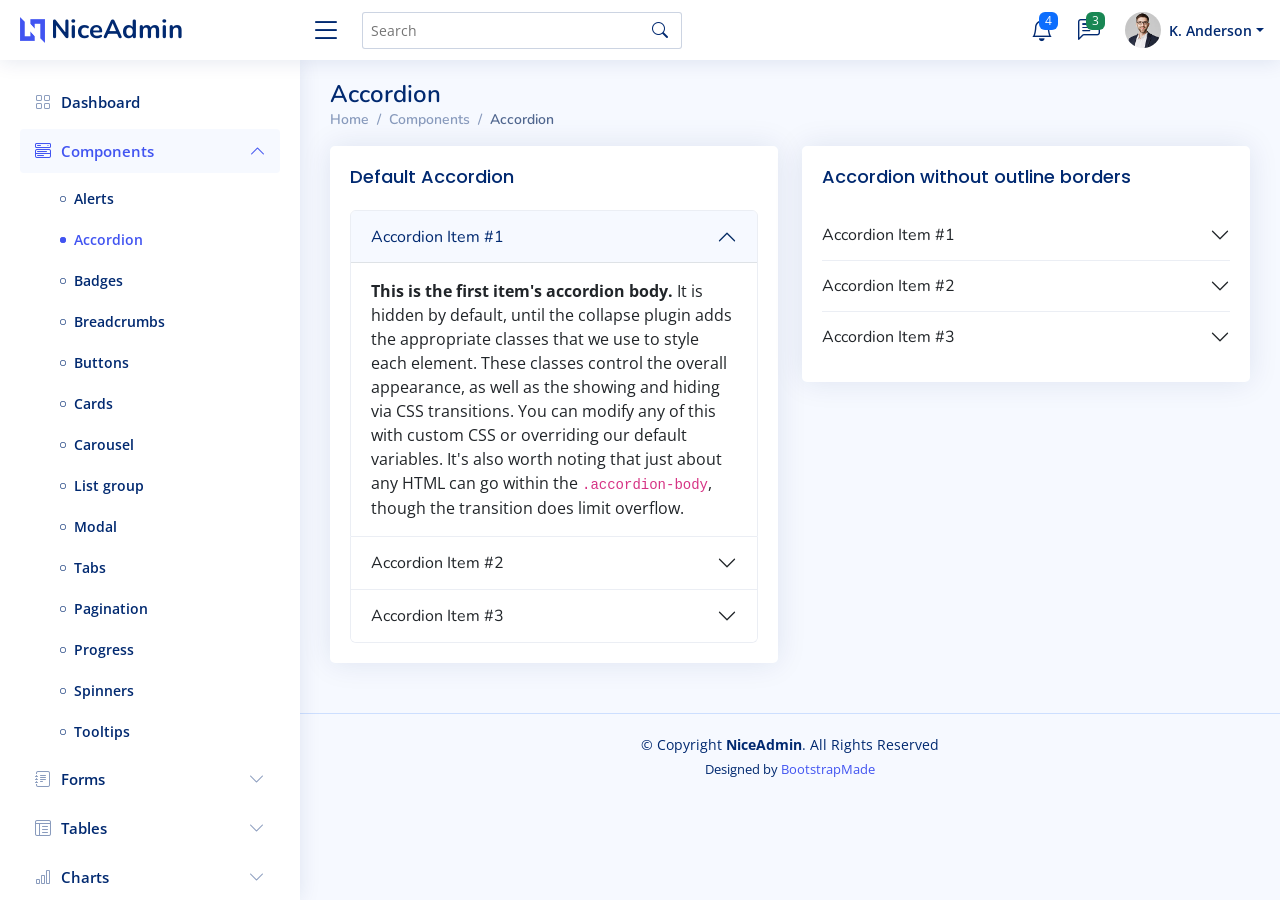
<file: KurumsalWebProjesii/Content/AdminLayout/components-accordion.html>
<!DOCTYPE html>
<html lang="en">

<head>
  <meta charset="utf-8">
  <meta content="width=device-width, initial-scale=1.0" name="viewport">

  <title>Components / Accordion - NiceAdmin Bootstrap Template</title>
  <meta content="" name="description">
  <meta content="" name="keywords">

  <!-- Favicons -->
  <link href="assets/img/favicon.png" rel="icon">
  <link href="assets/img/apple-touch-icon.png" rel="apple-touch-icon">

  <!-- Google Fonts -->
  <link href="https://fonts.gstatic.com" rel="preconnect">
  <link href="https://fonts.googleapis.com/css?family=Open+Sans:300,300i,400,400i,600,600i,700,700i|Nunito:300,300i,400,400i,600,600i,700,700i|Poppins:300,300i,400,400i,500,500i,600,600i,700,700i" rel="stylesheet">

  <!-- Vendor CSS Files -->
  <link href="assets/vendor/bootstrap/css/bootstrap.min.css" rel="stylesheet">
  <link href="assets/vendor/bootstrap-icons/bootstrap-icons.css" rel="stylesheet">
  <link href="assets/vendor/boxicons/css/boxicons.min.css" rel="stylesheet">
  <link href="assets/vendor/quill/quill.snow.css" rel="stylesheet">
  <link href="assets/vendor/quill/quill.bubble.css" rel="stylesheet">
  <link href="assets/vendor/remixicon/remixicon.css" rel="stylesheet">
  <link href="assets/vendor/simple-datatables/style.css" rel="stylesheet">

  <!-- Template Main CSS File -->
  <link href="assets/css/style.css" rel="stylesheet">

  <!-- =======================================================
  * Template Name: NiceAdmin
  * Template URL: https://bootstrapmade.com/nice-admin-bootstrap-admin-html-template/
  * Updated: Apr 20 2024 with Bootstrap v5.3.3
  * Author: BootstrapMade.com
  * License: https://bootstrapmade.com/license/
  ======================================================== -->
</head>

<body>

  <!-- ======= Header ======= -->
  <header id="header" class="header fixed-top d-flex align-items-center">

    <div class="d-flex align-items-center justify-content-between">
      <a href="index.html" class="logo d-flex align-items-center">
        <img src="assets/img/logo.png" alt="">
        <span class="d-none d-lg-block">NiceAdmin</span>
      </a>
      <i class="bi bi-list toggle-sidebar-btn"></i>
    </div><!-- End Logo -->

    <div class="search-bar">
      <form class="search-form d-flex align-items-center" method="POST" action="#">
        <input type="text" name="query" placeholder="Search" title="Enter search keyword">
        <button type="submit" title="Search"><i class="bi bi-search"></i></button>
      </form>
    </div><!-- End Search Bar -->

    <nav class="header-nav ms-auto">
      <ul class="d-flex align-items-center">

        <li class="nav-item d-block d-lg-none">
          <a class="nav-link nav-icon search-bar-toggle " href="#">
            <i class="bi bi-search"></i>
          </a>
        </li><!-- End Search Icon-->

        <li class="nav-item dropdown">

          <a class="nav-link nav-icon" href="#" data-bs-toggle="dropdown">
            <i class="bi bi-bell"></i>
            <span class="badge bg-primary badge-number">4</span>
          </a><!-- End Notification Icon -->

          <ul class="dropdown-menu dropdown-menu-end dropdown-menu-arrow notifications">
            <li class="dropdown-header">
              You have 4 new notifications
              <a href="#"><span class="badge rounded-pill bg-primary p-2 ms-2">View all</span></a>
            </li>
            <li>
              <hr class="dropdown-divider">
            </li>

            <li class="notification-item">
              <i class="bi bi-exclamation-circle text-warning"></i>
              <div>
                <h4>Lorem Ipsum</h4>
                <p>Quae dolorem earum veritatis oditseno</p>
                <p>30 min. ago</p>
              </div>
            </li>

            <li>
              <hr class="dropdown-divider">
            </li>

            <li class="notification-item">
              <i class="bi bi-x-circle text-danger"></i>
              <div>
                <h4>Atque rerum nesciunt</h4>
                <p>Quae dolorem earum veritatis oditseno</p>
                <p>1 hr. ago</p>
              </div>
            </li>

            <li>
              <hr class="dropdown-divider">
            </li>

            <li class="notification-item">
              <i class="bi bi-check-circle text-success"></i>
              <div>
                <h4>Sit rerum fuga</h4>
                <p>Quae dolorem earum veritatis oditseno</p>
                <p>2 hrs. ago</p>
              </div>
            </li>

            <li>
              <hr class="dropdown-divider">
            </li>

            <li class="notification-item">
              <i class="bi bi-info-circle text-primary"></i>
              <div>
                <h4>Dicta reprehenderit</h4>
                <p>Quae dolorem earum veritatis oditseno</p>
                <p>4 hrs. ago</p>
              </div>
            </li>

            <li>
              <hr class="dropdown-divider">
            </li>
            <li class="dropdown-footer">
              <a href="#">Show all notifications</a>
            </li>

          </ul><!-- End Notification Dropdown Items -->

        </li><!-- End Notification Nav -->

        <li class="nav-item dropdown">

          <a class="nav-link nav-icon" href="#" data-bs-toggle="dropdown">
            <i class="bi bi-chat-left-text"></i>
            <span class="badge bg-success badge-number">3</span>
          </a><!-- End Messages Icon -->

          <ul class="dropdown-menu dropdown-menu-end dropdown-menu-arrow messages">
            <li class="dropdown-header">
              You have 3 new messages
              <a href="#"><span class="badge rounded-pill bg-primary p-2 ms-2">View all</span></a>
            </li>
            <li>
              <hr class="dropdown-divider">
            </li>

            <li class="message-item">
              <a href="#">
                <img src="assets/img/messages-1.jpg" alt="" class="rounded-circle">
                <div>
                  <h4>Maria Hudson</h4>
                  <p>Velit asperiores et ducimus soluta repudiandae labore officia est ut...</p>
                  <p>4 hrs. ago</p>
                </div>
              </a>
            </li>
            <li>
              <hr class="dropdown-divider">
            </li>

            <li class="message-item">
              <a href="#">
                <img src="assets/img/messages-2.jpg" alt="" class="rounded-circle">
                <div>
                  <h4>Anna Nelson</h4>
                  <p>Velit asperiores et ducimus soluta repudiandae labore officia est ut...</p>
                  <p>6 hrs. ago</p>
                </div>
              </a>
            </li>
            <li>
              <hr class="dropdown-divider">
            </li>

            <li class="message-item">
              <a href="#">
                <img src="assets/img/messages-3.jpg" alt="" class="rounded-circle">
                <div>
                  <h4>David Muldon</h4>
                  <p>Velit asperiores et ducimus soluta repudiandae labore officia est ut...</p>
                  <p>8 hrs. ago</p>
                </div>
              </a>
            </li>
            <li>
              <hr class="dropdown-divider">
            </li>

            <li class="dropdown-footer">
              <a href="#">Show all messages</a>
            </li>

          </ul><!-- End Messages Dropdown Items -->

        </li><!-- End Messages Nav -->

        <li class="nav-item dropdown pe-3">

          <a class="nav-link nav-profile d-flex align-items-center pe-0" href="#" data-bs-toggle="dropdown">
            <img src="assets/img/profile-img.jpg" alt="Profile" class="rounded-circle">
            <span class="d-none d-md-block dropdown-toggle ps-2">K. Anderson</span>
          </a><!-- End Profile Iamge Icon -->

          <ul class="dropdown-menu dropdown-menu-end dropdown-menu-arrow profile">
            <li class="dropdown-header">
              <h6>Kevin Anderson</h6>
              <span>Web Designer</span>
            </li>
            <li>
              <hr class="dropdown-divider">
            </li>

            <li>
              <a class="dropdown-item d-flex align-items-center" href="users-profile.html">
                <i class="bi bi-person"></i>
                <span>My Profile</span>
              </a>
            </li>
            <li>
              <hr class="dropdown-divider">
            </li>

            <li>
              <a class="dropdown-item d-flex align-items-center" href="users-profile.html">
                <i class="bi bi-gear"></i>
                <span>Account Settings</span>
              </a>
            </li>
            <li>
              <hr class="dropdown-divider">
            </li>

            <li>
              <a class="dropdown-item d-flex align-items-center" href="pages-faq.html">
                <i class="bi bi-question-circle"></i>
                <span>Need Help?</span>
              </a>
            </li>
            <li>
              <hr class="dropdown-divider">
            </li>

            <li>
              <a class="dropdown-item d-flex align-items-center" href="#">
                <i class="bi bi-box-arrow-right"></i>
                <span>Sign Out</span>
              </a>
            </li>

          </ul><!-- End Profile Dropdown Items -->
        </li><!-- End Profile Nav -->

      </ul>
    </nav><!-- End Icons Navigation -->

  </header><!-- End Header -->

  <!-- ======= Sidebar ======= -->
  <aside id="sidebar" class="sidebar">

    <ul class="sidebar-nav" id="sidebar-nav">

      <li class="nav-item">
        <a class="nav-link collapsed" href="index.html">
          <i class="bi bi-grid"></i>
          <span>Dashboard</span>
        </a>
      </li><!-- End Dashboard Nav -->

      <li class="nav-item">
        <a class="nav-link " data-bs-target="#components-nav" data-bs-toggle="collapse" href="#">
          <i class="bi bi-menu-button-wide"></i><span>Components</span><i class="bi bi-chevron-down ms-auto"></i>
        </a>
        <ul id="components-nav" class="nav-content collapse show" data-bs-parent="#sidebar-nav">
          <li>
            <a href="components-alerts.html">
              <i class="bi bi-circle"></i><span>Alerts</span>
            </a>
          </li>
          <li>
            <a href="components-accordion.html" class="active">
              <i class="bi bi-circle"></i><span>Accordion</span>
            </a>
          </li>
          <li>
            <a href="components-badges.html">
              <i class="bi bi-circle"></i><span>Badges</span>
            </a>
          </li>
          <li>
            <a href="components-breadcrumbs.html">
              <i class="bi bi-circle"></i><span>Breadcrumbs</span>
            </a>
          </li>
          <li>
            <a href="components-buttons.html">
              <i class="bi bi-circle"></i><span>Buttons</span>
            </a>
          </li>
          <li>
            <a href="components-cards.html">
              <i class="bi bi-circle"></i><span>Cards</span>
            </a>
          </li>
          <li>
            <a href="components-carousel.html">
              <i class="bi bi-circle"></i><span>Carousel</span>
            </a>
          </li>
          <li>
            <a href="components-list-group.html">
              <i class="bi bi-circle"></i><span>List group</span>
            </a>
          </li>
          <li>
            <a href="components-modal.html">
              <i class="bi bi-circle"></i><span>Modal</span>
            </a>
          </li>
          <li>
            <a href="components-tabs.html">
              <i class="bi bi-circle"></i><span>Tabs</span>
            </a>
          </li>
          <li>
            <a href="components-pagination.html">
              <i class="bi bi-circle"></i><span>Pagination</span>
            </a>
          </li>
          <li>
            <a href="components-progress.html">
              <i class="bi bi-circle"></i><span>Progress</span>
            </a>
          </li>
          <li>
            <a href="components-spinners.html">
              <i class="bi bi-circle"></i><span>Spinners</span>
            </a>
          </li>
          <li>
            <a href="components-tooltips.html">
              <i class="bi bi-circle"></i><span>Tooltips</span>
            </a>
          </li>
        </ul>
      </li><!-- End Components Nav -->

      <li class="nav-item">
        <a class="nav-link collapsed" data-bs-target="#forms-nav" data-bs-toggle="collapse" href="#">
          <i class="bi bi-journal-text"></i><span>Forms</span><i class="bi bi-chevron-down ms-auto"></i>
        </a>
        <ul id="forms-nav" class="nav-content collapse " data-bs-parent="#sidebar-nav">
          <li>
            <a href="forms-elements.html">
              <i class="bi bi-circle"></i><span>Form Elements</span>
            </a>
          </li>
          <li>
            <a href="forms-layouts.html">
              <i class="bi bi-circle"></i><span>Form Layouts</span>
            </a>
          </li>
          <li>
            <a href="forms-editors.html">
              <i class="bi bi-circle"></i><span>Form Editors</span>
            </a>
          </li>
          <li>
            <a href="forms-validation.html">
              <i class="bi bi-circle"></i><span>Form Validation</span>
            </a>
          </li>
        </ul>
      </li><!-- End Forms Nav -->

      <li class="nav-item">
        <a class="nav-link collapsed" data-bs-target="#tables-nav" data-bs-toggle="collapse" href="#">
          <i class="bi bi-layout-text-window-reverse"></i><span>Tables</span><i class="bi bi-chevron-down ms-auto"></i>
        </a>
        <ul id="tables-nav" class="nav-content collapse " data-bs-parent="#sidebar-nav">
          <li>
            <a href="tables-general.html">
              <i class="bi bi-circle"></i><span>General Tables</span>
            </a>
          </li>
          <li>
            <a href="tables-data.html">
              <i class="bi bi-circle"></i><span>Data Tables</span>
            </a>
          </li>
        </ul>
      </li><!-- End Tables Nav -->

      <li class="nav-item">
        <a class="nav-link collapsed" data-bs-target="#charts-nav" data-bs-toggle="collapse" href="#">
          <i class="bi bi-bar-chart"></i><span>Charts</span><i class="bi bi-chevron-down ms-auto"></i>
        </a>
        <ul id="charts-nav" class="nav-content collapse " data-bs-parent="#sidebar-nav">
          <li>
            <a href="charts-chartjs.html">
              <i class="bi bi-circle"></i><span>Chart.js</span>
            </a>
          </li>
          <li>
            <a href="charts-apexcharts.html">
              <i class="bi bi-circle"></i><span>ApexCharts</span>
            </a>
          </li>
          <li>
            <a href="charts-echarts.html">
              <i class="bi bi-circle"></i><span>ECharts</span>
            </a>
          </li>
        </ul>
      </li><!-- End Charts Nav -->

      <li class="nav-item">
        <a class="nav-link collapsed" data-bs-target="#icons-nav" data-bs-toggle="collapse" href="#">
          <i class="bi bi-gem"></i><span>Icons</span><i class="bi bi-chevron-down ms-auto"></i>
        </a>
        <ul id="icons-nav" class="nav-content collapse " data-bs-parent="#sidebar-nav">
          <li>
            <a href="icons-bootstrap.html">
              <i class="bi bi-circle"></i><span>Bootstrap Icons</span>
            </a>
          </li>
          <li>
            <a href="icons-remix.html">
              <i class="bi bi-circle"></i><span>Remix Icons</span>
            </a>
          </li>
          <li>
            <a href="icons-boxicons.html">
              <i class="bi bi-circle"></i><span>Boxicons</span>
            </a>
          </li>
        </ul>
      </li><!-- End Icons Nav -->

      <li class="nav-heading">Pages</li>

      <li class="nav-item">
        <a class="nav-link collapsed" href="users-profile.html">
          <i class="bi bi-person"></i>
          <span>Profile</span>
        </a>
      </li><!-- End Profile Page Nav -->

      <li class="nav-item">
        <a class="nav-link collapsed" href="pages-faq.html">
          <i class="bi bi-question-circle"></i>
          <span>F.A.Q</span>
        </a>
      </li><!-- End F.A.Q Page Nav -->

      <li class="nav-item">
        <a class="nav-link collapsed" href="pages-contact.html">
          <i class="bi bi-envelope"></i>
          <span>Contact</span>
        </a>
      </li><!-- End Contact Page Nav -->

      <li class="nav-item">
        <a class="nav-link collapsed" href="pages-register.html">
          <i class="bi bi-card-list"></i>
          <span>Register</span>
        </a>
      </li><!-- End Register Page Nav -->

      <li class="nav-item">
        <a class="nav-link collapsed" href="pages-login.html">
          <i class="bi bi-box-arrow-in-right"></i>
          <span>Login</span>
        </a>
      </li><!-- End Login Page Nav -->

      <li class="nav-item">
        <a class="nav-link collapsed" href="pages-error-404.html">
          <i class="bi bi-dash-circle"></i>
          <span>Error 404</span>
        </a>
      </li><!-- End Error 404 Page Nav -->

      <li class="nav-item">
        <a class="nav-link collapsed" href="pages-blank.html">
          <i class="bi bi-file-earmark"></i>
          <span>Blank</span>
        </a>
      </li><!-- End Blank Page Nav -->

    </ul>

  </aside><!-- End Sidebar-->

  <main id="main" class="main">

    <div class="pagetitle">
      <h1>Accordion</h1>
      <nav>
        <ol class="breadcrumb">
          <li class="breadcrumb-item"><a href="index.html">Home</a></li>
          <li class="breadcrumb-item">Components</li>
          <li class="breadcrumb-item active">Accordion</li>
        </ol>
      </nav>
    </div><!-- End Page Title -->

    <section class="section">
      <div class="row">
        <div class="col-lg-6">

          <div class="card">
            <div class="card-body">
              <h5 class="card-title">Default Accordion</h5>

              <!-- Default Accordion -->
              <div class="accordion" id="accordionExample">
                <div class="accordion-item">
                  <h2 class="accordion-header" id="headingOne">
                    <button class="accordion-button" type="button" data-bs-toggle="collapse" data-bs-target="#collapseOne" aria-expanded="true" aria-controls="collapseOne">
                      Accordion Item #1
                    </button>
                  </h2>
                  <div id="collapseOne" class="accordion-collapse collapse show" aria-labelledby="headingOne" data-bs-parent="#accordionExample">
                    <div class="accordion-body">
                      <strong>This is the first item's accordion body.</strong> It is hidden by default, until the collapse plugin adds the appropriate classes that we use to style each element. These classes control the overall appearance, as well as the showing and hiding via CSS transitions. You can modify any of this with custom CSS or overriding our default variables. It's also worth noting that just about any HTML can go within the <code>.accordion-body</code>, though the transition does limit overflow.
                    </div>
                  </div>
                </div>
                <div class="accordion-item">
                  <h2 class="accordion-header" id="headingTwo">
                    <button class="accordion-button collapsed" type="button" data-bs-toggle="collapse" data-bs-target="#collapseTwo" aria-expanded="false" aria-controls="collapseTwo">
                      Accordion Item #2
                    </button>
                  </h2>
                  <div id="collapseTwo" class="accordion-collapse collapse" aria-labelledby="headingTwo" data-bs-parent="#accordionExample">
                    <div class="accordion-body">
                      <strong>This is the second item's accordion body.</strong> It is hidden by default, until the collapse plugin adds the appropriate classes that we use to style each element. These classes control the overall appearance, as well as the showing and hiding via CSS transitions. You can modify any of this with custom CSS or overriding our default variables. It's also worth noting that just about any HTML can go within the <code>.accordion-body</code>, though the transition does limit overflow.
                    </div>
                  </div>
                </div>
                <div class="accordion-item">
                  <h2 class="accordion-header" id="headingThree">
                    <button class="accordion-button collapsed" type="button" data-bs-toggle="collapse" data-bs-target="#collapseThree" aria-expanded="false" aria-controls="collapseThree">
                      Accordion Item #3
                    </button>
                  </h2>
                  <div id="collapseThree" class="accordion-collapse collapse" aria-labelledby="headingThree" data-bs-parent="#accordionExample">
                    <div class="accordion-body">
                      <strong>This is the third item's accordion body.</strong> It is hidden by default, until the collapse plugin adds the appropriate classes that we use to style each element. These classes control the overall appearance, as well as the showing and hiding via CSS transitions. You can modify any of this with custom CSS or overriding our default variables. It's also worth noting that just about any HTML can go within the <code>.accordion-body</code>, though the transition does limit overflow.
                    </div>
                  </div>
                </div>
              </div><!-- End Default Accordion Example -->

            </div>
          </div>

        </div>

        <div class="col-lg-6">

          <div class="card">
            <div class="card-body">
              <h5 class="card-title">Accordion without outline borders</h5>

              <!-- Accordion without outline borders -->
              <div class="accordion accordion-flush" id="accordionFlushExample">
                <div class="accordion-item">
                  <h2 class="accordion-header" id="flush-headingOne">
                    <button class="accordion-button collapsed" type="button" data-bs-toggle="collapse" data-bs-target="#flush-collapseOne" aria-expanded="false" aria-controls="flush-collapseOne">
                      Accordion Item #1
                    </button>
                  </h2>
                  <div id="flush-collapseOne" class="accordion-collapse collapse" aria-labelledby="flush-headingOne" data-bs-parent="#accordionFlushExample">
                    <div class="accordion-body">Placeholder content for this accordion, which is intended to demonstrate the <code>.accordion-flush</code> class. This is the first item's accordion body.</div>
                  </div>
                </div>
                <div class="accordion-item">
                  <h2 class="accordion-header" id="flush-headingTwo">
                    <button class="accordion-button collapsed" type="button" data-bs-toggle="collapse" data-bs-target="#flush-collapseTwo" aria-expanded="false" aria-controls="flush-collapseTwo">
                      Accordion Item #2
                    </button>
                  </h2>
                  <div id="flush-collapseTwo" class="accordion-collapse collapse" aria-labelledby="flush-headingTwo" data-bs-parent="#accordionFlushExample">
                    <div class="accordion-body">Placeholder content for this accordion, which is intended to demonstrate the <code>.accordion-flush</code> class. This is the second item's accordion body. Let's imagine this being filled with some actual content.</div>
                  </div>
                </div>
                <div class="accordion-item">
                  <h2 class="accordion-header" id="flush-headingThree">
                    <button class="accordion-button collapsed" type="button" data-bs-toggle="collapse" data-bs-target="#flush-collapseThree" aria-expanded="false" aria-controls="flush-collapseThree">
                      Accordion Item #3
                    </button>
                  </h2>
                  <div id="flush-collapseThree" class="accordion-collapse collapse" aria-labelledby="flush-headingThree" data-bs-parent="#accordionFlushExample">
                    <div class="accordion-body">Placeholder content for this accordion, which is intended to demonstrate the <code>.accordion-flush</code> class. This is the third item's accordion body. Nothing more exciting happening here in terms of content, but just filling up the space to make it look, at least at first glance, a bit more representative of how this would look in a real-world application.</div>
                  </div>
                </div>
              </div><!-- End Accordion without outline borders -->

            </div>
          </div>

        </div>
      </div>
    </section>

  </main><!-- End #main -->

  <!-- ======= Footer ======= -->
  <footer id="footer" class="footer">
    <div class="copyright">
      &copy; Copyright <strong><span>NiceAdmin</span></strong>. All Rights Reserved
    </div>
    <div class="credits">
      <!-- All the links in the footer should remain intact. -->
      <!-- You can delete the links only if you purchased the pro version. -->
      <!-- Licensing information: https://bootstrapmade.com/license/ -->
      <!-- Purchase the pro version with working PHP/AJAX contact form: https://bootstrapmade.com/nice-admin-bootstrap-admin-html-template/ -->
      Designed by <a href="https://bootstrapmade.com/">BootstrapMade</a>
    </div>
  </footer><!-- End Footer -->

  <a href="#" class="back-to-top d-flex align-items-center justify-content-center"><i class="bi bi-arrow-up-short"></i></a>

  <!-- Vendor JS Files -->
  <script src="assets/vendor/apexcharts/apexcharts.min.js"></script>
  <script src="assets/vendor/bootstrap/js/bootstrap.bundle.min.js"></script>
  <script src="assets/vendor/chart.js/chart.umd.js"></script>
  <script src="assets/vendor/echarts/echarts.min.js"></script>
  <script src="assets/vendor/quill/quill.js"></script>
  <script src="assets/vendor/simple-datatables/simple-datatables.js"></script>
  <script src="assets/vendor/tinymce/tinymce.min.js"></script>
  <script src="assets/vendor/php-email-form/validate.js"></script>

  <!-- Template Main JS File -->
  <script src="assets/js/main.js"></script>

</body>

</html>
</file>
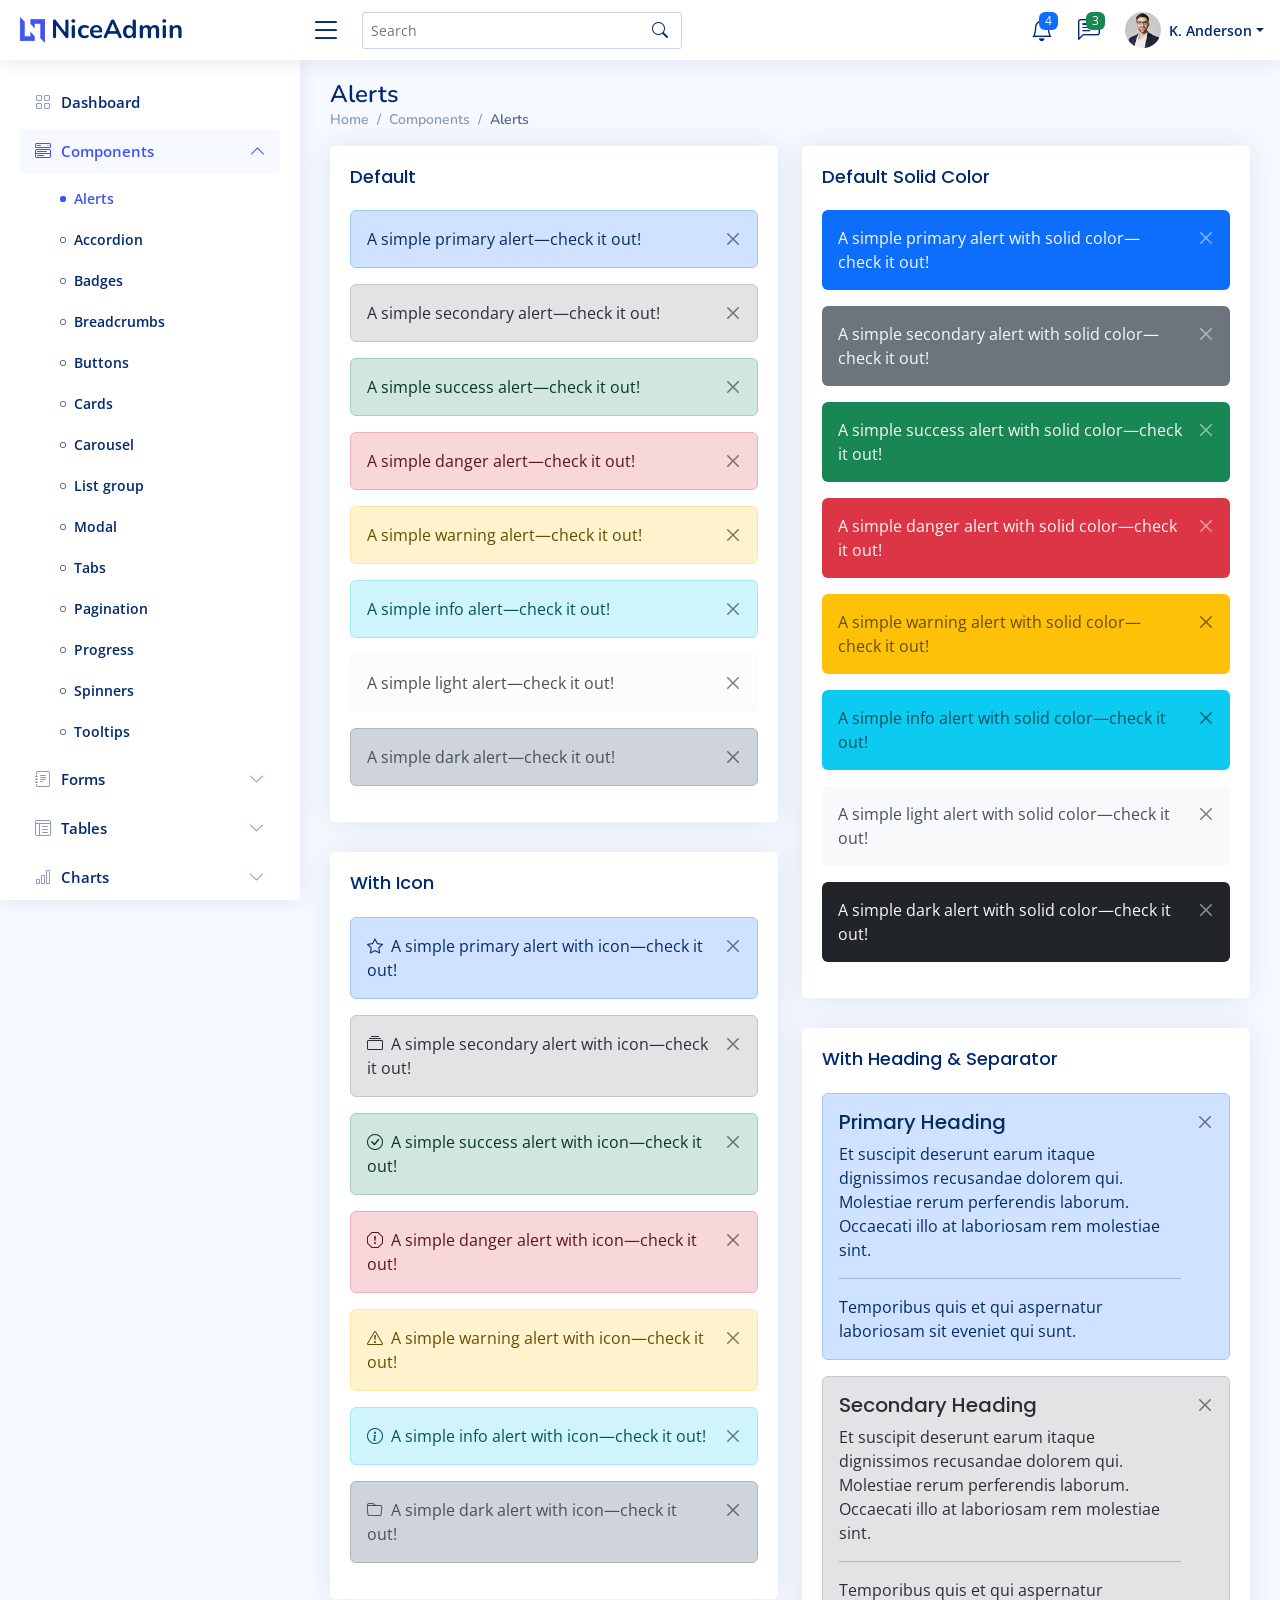
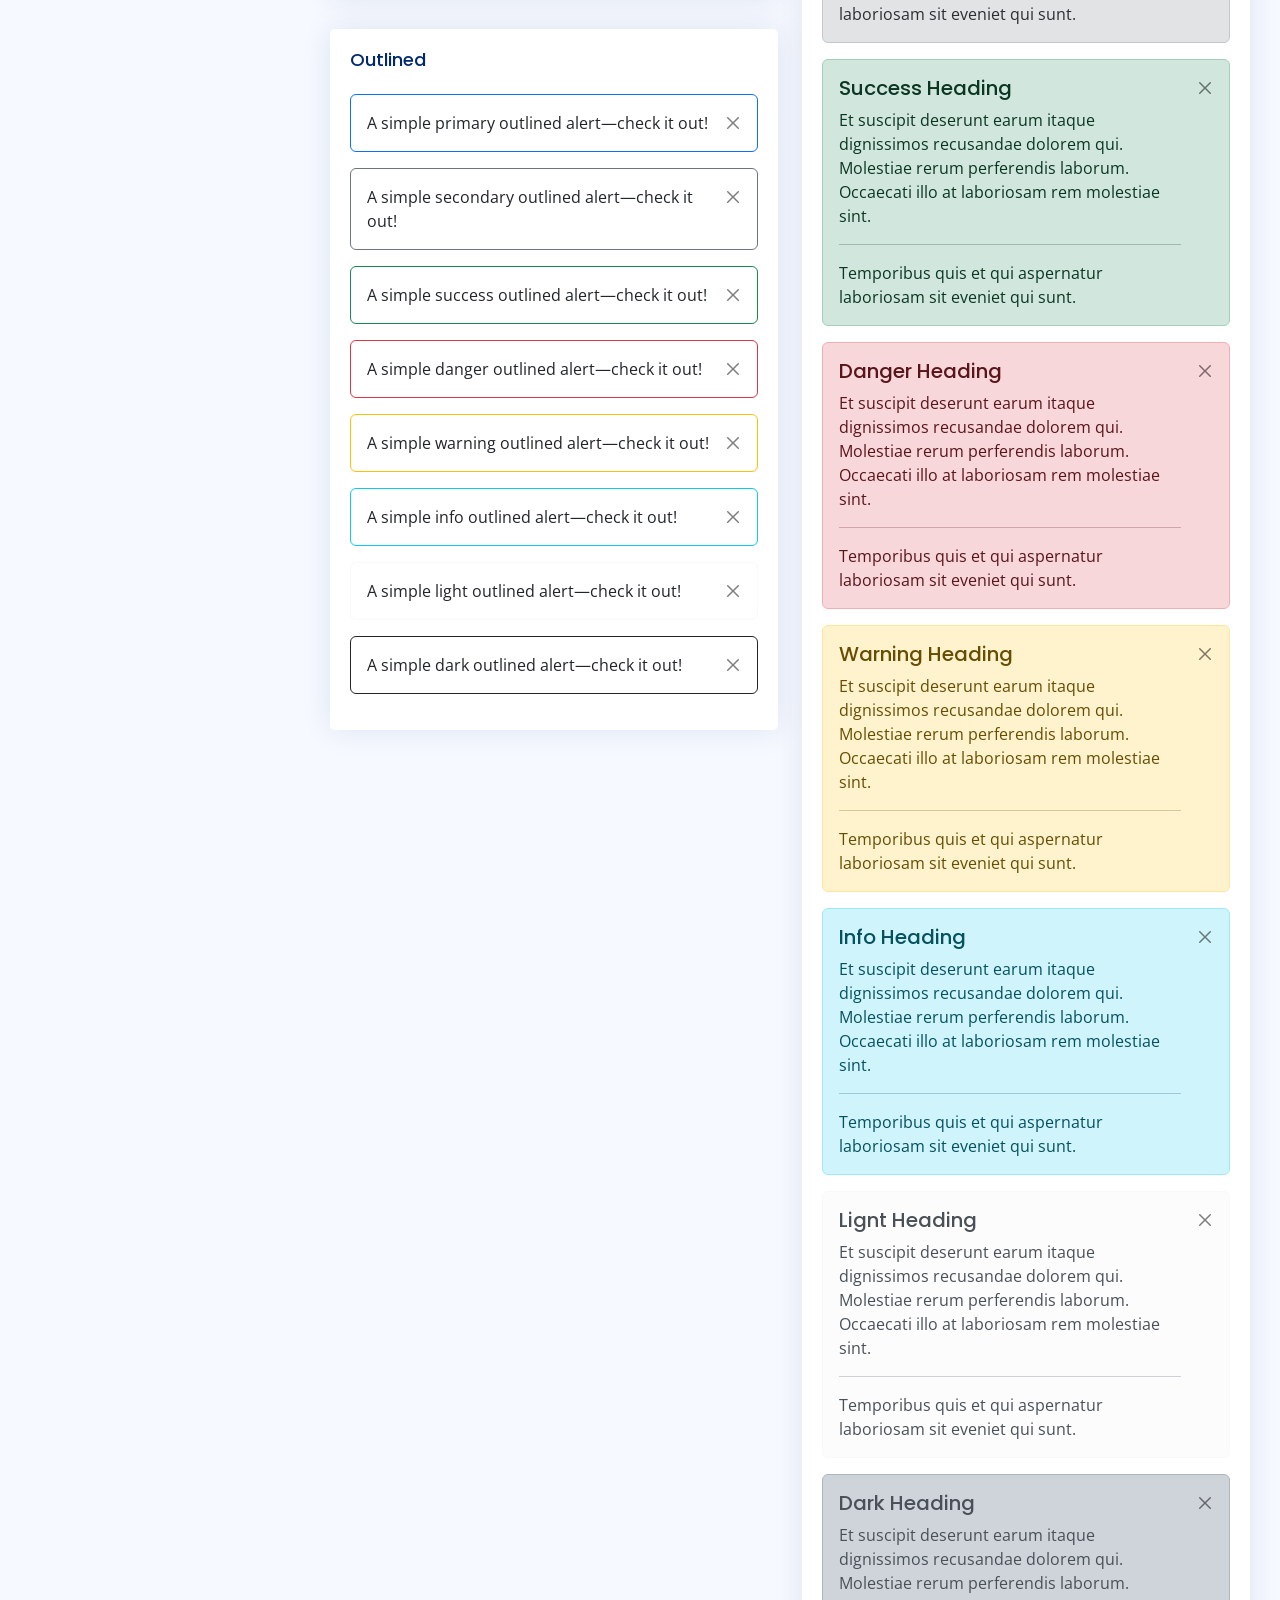
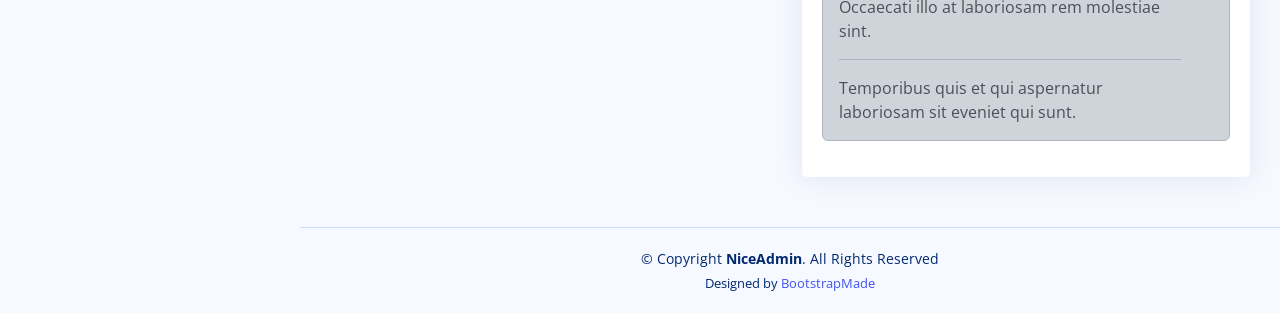
<file: KurumsalWebProjesii/Content/AdminLayout/components-alerts.html>
<!DOCTYPE html>
<html lang="en">

<head>
  <meta charset="utf-8">
  <meta content="width=device-width, initial-scale=1.0" name="viewport">

  <title>Components / Alerts - NiceAdmin Bootstrap Template</title>
  <meta content="" name="description">
  <meta content="" name="keywords">

  <!-- Favicons -->
  <link href="assets/img/favicon.png" rel="icon">
  <link href="assets/img/apple-touch-icon.png" rel="apple-touch-icon">

  <!-- Google Fonts -->
  <link href="https://fonts.gstatic.com" rel="preconnect">
  <link href="https://fonts.googleapis.com/css?family=Open+Sans:300,300i,400,400i,600,600i,700,700i|Nunito:300,300i,400,400i,600,600i,700,700i|Poppins:300,300i,400,400i,500,500i,600,600i,700,700i" rel="stylesheet">

  <!-- Vendor CSS Files -->
  <link href="assets/vendor/bootstrap/css/bootstrap.min.css" rel="stylesheet">
  <link href="assets/vendor/bootstrap-icons/bootstrap-icons.css" rel="stylesheet">
  <link href="assets/vendor/boxicons/css/boxicons.min.css" rel="stylesheet">
  <link href="assets/vendor/quill/quill.snow.css" rel="stylesheet">
  <link href="assets/vendor/quill/quill.bubble.css" rel="stylesheet">
  <link href="assets/vendor/remixicon/remixicon.css" rel="stylesheet">
  <link href="assets/vendor/simple-datatables/style.css" rel="stylesheet">

  <!-- Template Main CSS File -->
  <link href="assets/css/style.css" rel="stylesheet">

  <!-- =======================================================
  * Template Name: NiceAdmin
  * Template URL: https://bootstrapmade.com/nice-admin-bootstrap-admin-html-template/
  * Updated: Apr 20 2024 with Bootstrap v5.3.3
  * Author: BootstrapMade.com
  * License: https://bootstrapmade.com/license/
  ======================================================== -->
</head>

<body>

  <!-- ======= Header ======= -->
  <header id="header" class="header fixed-top d-flex align-items-center">

    <div class="d-flex align-items-center justify-content-between">
      <a href="index.html" class="logo d-flex align-items-center">
        <img src="assets/img/logo.png" alt="">
        <span class="d-none d-lg-block">NiceAdmin</span>
      </a>
      <i class="bi bi-list toggle-sidebar-btn"></i>
    </div><!-- End Logo -->

    <div class="search-bar">
      <form class="search-form d-flex align-items-center" method="POST" action="#">
        <input type="text" name="query" placeholder="Search" title="Enter search keyword">
        <button type="submit" title="Search"><i class="bi bi-search"></i></button>
      </form>
    </div><!-- End Search Bar -->

    <nav class="header-nav ms-auto">
      <ul class="d-flex align-items-center">

        <li class="nav-item d-block d-lg-none">
          <a class="nav-link nav-icon search-bar-toggle " href="#">
            <i class="bi bi-search"></i>
          </a>
        </li><!-- End Search Icon-->

        <li class="nav-item dropdown">

          <a class="nav-link nav-icon" href="#" data-bs-toggle="dropdown">
            <i class="bi bi-bell"></i>
            <span class="badge bg-primary badge-number">4</span>
          </a><!-- End Notification Icon -->

          <ul class="dropdown-menu dropdown-menu-end dropdown-menu-arrow notifications">
            <li class="dropdown-header">
              You have 4 new notifications
              <a href="#"><span class="badge rounded-pill bg-primary p-2 ms-2">View all</span></a>
            </li>
            <li>
              <hr class="dropdown-divider">
            </li>

            <li class="notification-item">
              <i class="bi bi-exclamation-circle text-warning"></i>
              <div>
                <h4>Lorem Ipsum</h4>
                <p>Quae dolorem earum veritatis oditseno</p>
                <p>30 min. ago</p>
              </div>
            </li>

            <li>
              <hr class="dropdown-divider">
            </li>

            <li class="notification-item">
              <i class="bi bi-x-circle text-danger"></i>
              <div>
                <h4>Atque rerum nesciunt</h4>
                <p>Quae dolorem earum veritatis oditseno</p>
                <p>1 hr. ago</p>
              </div>
            </li>

            <li>
              <hr class="dropdown-divider">
            </li>

            <li class="notification-item">
              <i class="bi bi-check-circle text-success"></i>
              <div>
                <h4>Sit rerum fuga</h4>
                <p>Quae dolorem earum veritatis oditseno</p>
                <p>2 hrs. ago</p>
              </div>
            </li>

            <li>
              <hr class="dropdown-divider">
            </li>

            <li class="notification-item">
              <i class="bi bi-info-circle text-primary"></i>
              <div>
                <h4>Dicta reprehenderit</h4>
                <p>Quae dolorem earum veritatis oditseno</p>
                <p>4 hrs. ago</p>
              </div>
            </li>

            <li>
              <hr class="dropdown-divider">
            </li>
            <li class="dropdown-footer">
              <a href="#">Show all notifications</a>
            </li>

          </ul><!-- End Notification Dropdown Items -->

        </li><!-- End Notification Nav -->

        <li class="nav-item dropdown">

          <a class="nav-link nav-icon" href="#" data-bs-toggle="dropdown">
            <i class="bi bi-chat-left-text"></i>
            <span class="badge bg-success badge-number">3</span>
          </a><!-- End Messages Icon -->

          <ul class="dropdown-menu dropdown-menu-end dropdown-menu-arrow messages">
            <li class="dropdown-header">
              You have 3 new messages
              <a href="#"><span class="badge rounded-pill bg-primary p-2 ms-2">View all</span></a>
            </li>
            <li>
              <hr class="dropdown-divider">
            </li>

            <li class="message-item">
              <a href="#">
                <img src="assets/img/messages-1.jpg" alt="" class="rounded-circle">
                <div>
                  <h4>Maria Hudson</h4>
                  <p>Velit asperiores et ducimus soluta repudiandae labore officia est ut...</p>
                  <p>4 hrs. ago</p>
                </div>
              </a>
            </li>
            <li>
              <hr class="dropdown-divider">
            </li>

            <li class="message-item">
              <a href="#">
                <img src="assets/img/messages-2.jpg" alt="" class="rounded-circle">
                <div>
                  <h4>Anna Nelson</h4>
                  <p>Velit asperiores et ducimus soluta repudiandae labore officia est ut...</p>
                  <p>6 hrs. ago</p>
                </div>
              </a>
            </li>
            <li>
              <hr class="dropdown-divider">
            </li>

            <li class="message-item">
              <a href="#">
                <img src="assets/img/messages-3.jpg" alt="" class="rounded-circle">
                <div>
                  <h4>David Muldon</h4>
                  <p>Velit asperiores et ducimus soluta repudiandae labore officia est ut...</p>
                  <p>8 hrs. ago</p>
                </div>
              </a>
            </li>
            <li>
              <hr class="dropdown-divider">
            </li>

            <li class="dropdown-footer">
              <a href="#">Show all messages</a>
            </li>

          </ul><!-- End Messages Dropdown Items -->

        </li><!-- End Messages Nav -->

        <li class="nav-item dropdown pe-3">

          <a class="nav-link nav-profile d-flex align-items-center pe-0" href="#" data-bs-toggle="dropdown">
            <img src="assets/img/profile-img.jpg" alt="Profile" class="rounded-circle">
            <span class="d-none d-md-block dropdown-toggle ps-2">K. Anderson</span>
          </a><!-- End Profile Iamge Icon -->

          <ul class="dropdown-menu dropdown-menu-end dropdown-menu-arrow profile">
            <li class="dropdown-header">
              <h6>Kevin Anderson</h6>
              <span>Web Designer</span>
            </li>
            <li>
              <hr class="dropdown-divider">
            </li>

            <li>
              <a class="dropdown-item d-flex align-items-center" href="users-profile.html">
                <i class="bi bi-person"></i>
                <span>My Profile</span>
              </a>
            </li>
            <li>
              <hr class="dropdown-divider">
            </li>

            <li>
              <a class="dropdown-item d-flex align-items-center" href="users-profile.html">
                <i class="bi bi-gear"></i>
                <span>Account Settings</span>
              </a>
            </li>
            <li>
              <hr class="dropdown-divider">
            </li>

            <li>
              <a class="dropdown-item d-flex align-items-center" href="pages-faq.html">
                <i class="bi bi-question-circle"></i>
                <span>Need Help?</span>
              </a>
            </li>
            <li>
              <hr class="dropdown-divider">
            </li>

            <li>
              <a class="dropdown-item d-flex align-items-center" href="#">
                <i class="bi bi-box-arrow-right"></i>
                <span>Sign Out</span>
              </a>
            </li>

          </ul><!-- End Profile Dropdown Items -->
        </li><!-- End Profile Nav -->

      </ul>
    </nav><!-- End Icons Navigation -->

  </header><!-- End Header -->

  <!-- ======= Sidebar ======= -->
  <aside id="sidebar" class="sidebar">

    <ul class="sidebar-nav" id="sidebar-nav">

      <li class="nav-item">
        <a class="nav-link collapsed" href="index.html">
          <i class="bi bi-grid"></i>
          <span>Dashboard</span>
        </a>
      </li><!-- End Dashboard Nav -->

      <li class="nav-item">
        <a class="nav-link " data-bs-target="#components-nav" data-bs-toggle="collapse" href="#">
          <i class="bi bi-menu-button-wide"></i><span>Components</span><i class="bi bi-chevron-down ms-auto"></i>
        </a>
        <ul id="components-nav" class="nav-content collapse show" data-bs-parent="#sidebar-nav">
          <li>
            <a href="components-alerts.html" class="active">
              <i class="bi bi-circle"></i><span>Alerts</span>
            </a>
          </li>
          <li>
            <a href="components-accordion.html">
              <i class="bi bi-circle"></i><span>Accordion</span>
            </a>
          </li>
          <li>
            <a href="components-badges.html">
              <i class="bi bi-circle"></i><span>Badges</span>
            </a>
          </li>
          <li>
            <a href="components-breadcrumbs.html">
              <i class="bi bi-circle"></i><span>Breadcrumbs</span>
            </a>
          </li>
          <li>
            <a href="components-buttons.html">
              <i class="bi bi-circle"></i><span>Buttons</span>
            </a>
          </li>
          <li>
            <a href="components-cards.html">
              <i class="bi bi-circle"></i><span>Cards</span>
            </a>
          </li>
          <li>
            <a href="components-carousel.html">
              <i class="bi bi-circle"></i><span>Carousel</span>
            </a>
          </li>
          <li>
            <a href="components-list-group.html">
              <i class="bi bi-circle"></i><span>List group</span>
            </a>
          </li>
          <li>
            <a href="components-modal.html">
              <i class="bi bi-circle"></i><span>Modal</span>
            </a>
          </li>
          <li>
            <a href="components-tabs.html">
              <i class="bi bi-circle"></i><span>Tabs</span>
            </a>
          </li>
          <li>
            <a href="components-pagination.html">
              <i class="bi bi-circle"></i><span>Pagination</span>
            </a>
          </li>
          <li>
            <a href="components-progress.html">
              <i class="bi bi-circle"></i><span>Progress</span>
            </a>
          </li>
          <li>
            <a href="components-spinners.html">
              <i class="bi bi-circle"></i><span>Spinners</span>
            </a>
          </li>
          <li>
            <a href="components-tooltips.html">
              <i class="bi bi-circle"></i><span>Tooltips</span>
            </a>
          </li>
        </ul>
      </li><!-- End Components Nav -->

      <li class="nav-item">
        <a class="nav-link collapsed" data-bs-target="#forms-nav" data-bs-toggle="collapse" href="#">
          <i class="bi bi-journal-text"></i><span>Forms</span><i class="bi bi-chevron-down ms-auto"></i>
        </a>
        <ul id="forms-nav" class="nav-content collapse " data-bs-parent="#sidebar-nav">
          <li>
            <a href="forms-elements.html">
              <i class="bi bi-circle"></i><span>Form Elements</span>
            </a>
          </li>
          <li>
            <a href="forms-layouts.html">
              <i class="bi bi-circle"></i><span>Form Layouts</span>
            </a>
          </li>
          <li>
            <a href="forms-editors.html">
              <i class="bi bi-circle"></i><span>Form Editors</span>
            </a>
          </li>
          <li>
            <a href="forms-validation.html">
              <i class="bi bi-circle"></i><span>Form Validation</span>
            </a>
          </li>
        </ul>
      </li><!-- End Forms Nav -->

      <li class="nav-item">
        <a class="nav-link collapsed" data-bs-target="#tables-nav" data-bs-toggle="collapse" href="#">
          <i class="bi bi-layout-text-window-reverse"></i><span>Tables</span><i class="bi bi-chevron-down ms-auto"></i>
        </a>
        <ul id="tables-nav" class="nav-content collapse " data-bs-parent="#sidebar-nav">
          <li>
            <a href="tables-general.html">
              <i class="bi bi-circle"></i><span>General Tables</span>
            </a>
          </li>
          <li>
            <a href="tables-data.html">
              <i class="bi bi-circle"></i><span>Data Tables</span>
            </a>
          </li>
        </ul>
      </li><!-- End Tables Nav -->

      <li class="nav-item">
        <a class="nav-link collapsed" data-bs-target="#charts-nav" data-bs-toggle="collapse" href="#">
          <i class="bi bi-bar-chart"></i><span>Charts</span><i class="bi bi-chevron-down ms-auto"></i>
        </a>
        <ul id="charts-nav" class="nav-content collapse " data-bs-parent="#sidebar-nav">
          <li>
            <a href="charts-chartjs.html">
              <i class="bi bi-circle"></i><span>Chart.js</span>
            </a>
          </li>
          <li>
            <a href="charts-apexcharts.html">
              <i class="bi bi-circle"></i><span>ApexCharts</span>
            </a>
          </li>
          <li>
            <a href="charts-echarts.html">
              <i class="bi bi-circle"></i><span>ECharts</span>
            </a>
          </li>
        </ul>
      </li><!-- End Charts Nav -->

      <li class="nav-item">
        <a class="nav-link collapsed" data-bs-target="#icons-nav" data-bs-toggle="collapse" href="#">
          <i class="bi bi-gem"></i><span>Icons</span><i class="bi bi-chevron-down ms-auto"></i>
        </a>
        <ul id="icons-nav" class="nav-content collapse " data-bs-parent="#sidebar-nav">
          <li>
            <a href="icons-bootstrap.html">
              <i class="bi bi-circle"></i><span>Bootstrap Icons</span>
            </a>
          </li>
          <li>
            <a href="icons-remix.html">
              <i class="bi bi-circle"></i><span>Remix Icons</span>
            </a>
          </li>
          <li>
            <a href="icons-boxicons.html">
              <i class="bi bi-circle"></i><span>Boxicons</span>
            </a>
          </li>
        </ul>
      </li><!-- End Icons Nav -->

      <li class="nav-heading">Pages</li>

      <li class="nav-item">
        <a class="nav-link collapsed" href="users-profile.html">
          <i class="bi bi-person"></i>
          <span>Profile</span>
        </a>
      </li><!-- End Profile Page Nav -->

      <li class="nav-item">
        <a class="nav-link collapsed" href="pages-faq.html">
          <i class="bi bi-question-circle"></i>
          <span>F.A.Q</span>
        </a>
      </li><!-- End F.A.Q Page Nav -->

      <li class="nav-item">
        <a class="nav-link collapsed" href="pages-contact.html">
          <i class="bi bi-envelope"></i>
          <span>Contact</span>
        </a>
      </li><!-- End Contact Page Nav -->

      <li class="nav-item">
        <a class="nav-link collapsed" href="pages-register.html">
          <i class="bi bi-card-list"></i>
          <span>Register</span>
        </a>
      </li><!-- End Register Page Nav -->

      <li class="nav-item">
        <a class="nav-link collapsed" href="pages-login.html">
          <i class="bi bi-box-arrow-in-right"></i>
          <span>Login</span>
        </a>
      </li><!-- End Login Page Nav -->

      <li class="nav-item">
        <a class="nav-link collapsed" href="pages-error-404.html">
          <i class="bi bi-dash-circle"></i>
          <span>Error 404</span>
        </a>
      </li><!-- End Error 404 Page Nav -->

      <li class="nav-item">
        <a class="nav-link collapsed" href="pages-blank.html">
          <i class="bi bi-file-earmark"></i>
          <span>Blank</span>
        </a>
      </li><!-- End Blank Page Nav -->

    </ul>

  </aside><!-- End Sidebar-->

  <main id="main" class="main">

    <div class="pagetitle">
      <h1>Alerts</h1>
      <nav>
        <ol class="breadcrumb">
          <li class="breadcrumb-item"><a href="index.html">Home</a></li>
          <li class="breadcrumb-item">Components</li>
          <li class="breadcrumb-item active">Alerts</li>
        </ol>
      </nav>
    </div><!-- End Page Title -->

    <section class="section">
      <div class="row">
        <div class="col-lg-6">

          <div class="card">
            <div class="card-body">

              <h5 class="card-title">Default</h5>

              <div class="alert alert-primary alert-dismissible fade show" role="alert">
                A simple primary alert—check it out!
                <button type="button" class="btn-close" data-bs-dismiss="alert" aria-label="Close"></button>
              </div>

              <div class="alert alert-secondary alert-dismissible fade show" role="alert">
                A simple secondary alert—check it out!
                <button type="button" class="btn-close" data-bs-dismiss="alert" aria-label="Close"></button>
              </div>

              <div class="alert alert-success alert-dismissible fade show" role="alert">
                A simple success alert—check it out!
                <button type="button" class="btn-close" data-bs-dismiss="alert" aria-label="Close"></button>
              </div>

              <div class="alert alert-danger alert-dismissible fade show" role="alert">
                A simple danger alert—check it out!
                <button type="button" class="btn-close" data-bs-dismiss="alert" aria-label="Close"></button>
              </div>

              <div class="alert alert-warning alert-dismissible fade show" role="alert">
                A simple warning alert—check it out!
                <button type="button" class="btn-close" data-bs-dismiss="alert" aria-label="Close"></button>
              </div>

              <div class="alert alert-info alert-dismissible fade show" role="alert">
                A simple info alert—check it out!
                <button type="button" class="btn-close" data-bs-dismiss="alert" aria-label="Close"></button>
              </div>

              <div class="alert alert-light border-light alert-dismissible fade show" role="alert">
                A simple light alert—check it out!
                <button type="button" class="btn-close" data-bs-dismiss="alert" aria-label="Close"></button>
              </div>

              <div class="alert alert-dark alert-dismissible fade show" role="alert">
                A simple dark alert—check it out!
                <button type="button" class="btn-close" data-bs-dismiss="alert" aria-label="Close"></button>
              </div>

            </div>
          </div>

          <div class="card">
            <div class="card-body">
              <h5 class="card-title">With Icon</h5>

              <div class="alert alert-primary alert-dismissible fade show" role="alert">
                <i class="bi bi-star me-1"></i>
                A simple primary alert with icon—check it out!
                <button type="button" class="btn-close" data-bs-dismiss="alert" aria-label="Close"></button>
              </div>

              <div class="alert alert-secondary alert-dismissible fade show" role="alert">
                <i class="bi bi-collection me-1"></i>
                A simple secondary alert with icon—check it out!
                <button type="button" class="btn-close" data-bs-dismiss="alert" aria-label="Close"></button>
              </div>

              <div class="alert alert-success alert-dismissible fade show" role="alert">
                <i class="bi bi-check-circle me-1"></i>
                A simple success alert with icon—check it out!
                <button type="button" class="btn-close" data-bs-dismiss="alert" aria-label="Close"></button>
              </div>

              <div class="alert alert-danger alert-dismissible fade show" role="alert">
                <i class="bi bi-exclamation-octagon me-1"></i>
                A simple danger alert with icon—check it out!
                <button type="button" class="btn-close" data-bs-dismiss="alert" aria-label="Close"></button>
              </div>

              <div class="alert alert-warning alert-dismissible fade show" role="alert">
                <i class="bi bi-exclamation-triangle me-1"></i>
                A simple warning alert with icon—check it out!
                <button type="button" class="btn-close" data-bs-dismiss="alert" aria-label="Close"></button>
              </div>

              <div class="alert alert-info alert-dismissible fade show" role="alert">
                <i class="bi bi-info-circle me-1"></i>
                A simple info alert with icon—check it out!
                <button type="button" class="btn-close" data-bs-dismiss="alert" aria-label="Close"></button>
              </div>

              <div class="alert alert-dark alert-dismissible fade show" role="alert">
                <i class="bi bi-folder me-1"></i>
                A simple dark alert with icon—check it out!
                <button type="button" class="btn-close" data-bs-dismiss="alert" aria-label="Close"></button>
              </div>

            </div>
          </div>

          <div class="card">
            <div class="card-body">
              <h5 class="card-title">Outlined</h5>

              <div class="alert border-primary alert-dismissible fade show" role="alert">
                A simple primary outlined alert—check it out!
                <button type="button" class="btn-close" data-bs-dismiss="alert" aria-label="Close"></button>
              </div>

              <div class="alert border-secondary alert-dismissible fade show" role="alert">
                A simple secondary outlined alert—check it out!
                <button type="button" class="btn-close" data-bs-dismiss="alert" aria-label="Close"></button>
              </div>

              <div class="alert border-success alert-dismissible fade show" role="alert">
                A simple success outlined alert—check it out!
                <button type="button" class="btn-close" data-bs-dismiss="alert" aria-label="Close"></button>
              </div>

              <div class="alert border-danger alert-dismissible fade show" role="alert">
                A simple danger outlined alert—check it out!
                <button type="button" class="btn-close" data-bs-dismiss="alert" aria-label="Close"></button>
              </div>

              <div class="alert border-warning alert-dismissible fade show" role="alert">
                A simple warning outlined alert—check it out!
                <button type="button" class="btn-close" data-bs-dismiss="alert" aria-label="Close"></button>
              </div>

              <div class="alert border-info alert-dismissible fade show" role="alert">
                A simple info outlined alert—check it out!
                <button type="button" class="btn-close" data-bs-dismiss="alert" aria-label="Close"></button>
              </div>

              <div class="alert border-light alert-dismissible fade show" role="alert">
                A simple light outlined alert—check it out!
                <button type="button" class="btn-close" data-bs-dismiss="alert" aria-label="Close"></button>
              </div>

              <div class="alert border-dark alert-dismissible fade show" role="alert">
                A simple dark outlined alert—check it out!
                <button type="button" class="btn-close" data-bs-dismiss="alert" aria-label="Close"></button>
              </div>

            </div>
          </div>

        </div>

        <div class="col-lg-6">

          <div class="card">
            <div class="card-body">
              <h5 class="card-title">Default Solid Color</h5>

              <div class="alert alert-primary bg-primary text-light border-0 alert-dismissible fade show" role="alert">
                A simple primary alert with solid color—check it out!
                <button type="button" class="btn-close btn-close-white" data-bs-dismiss="alert" aria-label="Close"></button>
              </div>

              <div class="alert alert-secondary bg-secondary text-light border-0 alert-dismissible fade show" role="alert">
                A simple secondary alert with solid color—check it out!
                <button type="button" class="btn-close btn-close-white" data-bs-dismiss="alert" aria-label="Close"></button>
              </div>

              <div class="alert alert-success bg-success text-light border-0 alert-dismissible fade show" role="alert">
                A simple success alert with solid color—check it out!
                <button type="button" class="btn-close btn-close-white" data-bs-dismiss="alert" aria-label="Close"></button>
              </div>

              <div class="alert alert-danger bg-danger text-light border-0 alert-dismissible fade show" role="alert">
                A simple danger alert with solid color—check it out!
                <button type="button" class="btn-close btn-close-white" data-bs-dismiss="alert" aria-label="Close"></button>
              </div>

              <div class="alert alert-warning bg-warning border-0 alert-dismissible fade show" role="alert">
                A simple warning alert with solid color—check it out!
                <button type="button" class="btn-close" data-bs-dismiss="alert" aria-label="Close"></button>
              </div>

              <div class="alert alert-info bg-info border-0 alert-dismissible fade show" role="alert">
                A simple info alert with solid color—check it out!
                <button type="button" class="btn-close" data-bs-dismiss="alert" aria-label="Close"></button>
              </div>

              <div class="alert alert-light bg-light border-0 alert-dismissible fade show" role="alert">
                A simple light alert with solid color—check it out!
                <button type="button" class="btn-close" data-bs-dismiss="alert" aria-label="Close"></button>
              </div>

              <div class="alert alert-dark bg-dark text-light border-0 alert-dismissible fade show" role="alert">
                A simple dark alert with solid color—check it out!
                <button type="button" class="btn-close btn-close-white" data-bs-dismiss="alert" aria-label="Close"></button>
              </div>

            </div>
          </div>

          <div class="card">
            <div class="card-body">
              <h5 class="card-title">With Heading &amp Separator</h5>

              <div class="alert alert-primary alert-dismissible fade show" role="alert">
                <h4 class="alert-heading">Primary Heading</h4>
                <p>Et suscipit deserunt earum itaque dignissimos recusandae dolorem qui. Molestiae rerum perferendis laborum. Occaecati illo at laboriosam rem molestiae sint.</p>
                <hr>
                <p class="mb-0">Temporibus quis et qui aspernatur laboriosam sit eveniet qui sunt.</p>
                <button type="button" class="btn-close" data-bs-dismiss="alert" aria-label="Close"></button>
              </div>

              <div class="alert alert-secondary alert-dismissible fade show" role="alert">
                <h4 class="alert-heading">Secondary Heading</h4>
                <p>Et suscipit deserunt earum itaque dignissimos recusandae dolorem qui. Molestiae rerum perferendis laborum. Occaecati illo at laboriosam rem molestiae sint.</p>
                <hr>
                <p class="mb-0">Temporibus quis et qui aspernatur laboriosam sit eveniet qui sunt.</p>
                <button type="button" class="btn-close" data-bs-dismiss="alert" aria-label="Close"></button>
              </div>

              <div class="alert alert-success alert-dismissible fade show" role="alert">
                <h4 class="alert-heading">Success Heading</h4>
                <p>Et suscipit deserunt earum itaque dignissimos recusandae dolorem qui. Molestiae rerum perferendis laborum. Occaecati illo at laboriosam rem molestiae sint.</p>
                <hr>
                <p class="mb-0">Temporibus quis et qui aspernatur laboriosam sit eveniet qui sunt.</p>
                <button type="button" class="btn-close" data-bs-dismiss="alert" aria-label="Close"></button>
              </div>

              <div class="alert alert-danger alert-dismissible fade show" role="alert">
                <h4 class="alert-heading">Danger Heading</h4>
                <p>Et suscipit deserunt earum itaque dignissimos recusandae dolorem qui. Molestiae rerum perferendis laborum. Occaecati illo at laboriosam rem molestiae sint.</p>
                <hr>
                <p class="mb-0">Temporibus quis et qui aspernatur laboriosam sit eveniet qui sunt.</p>
                <button type="button" class="btn-close" data-bs-dismiss="alert" aria-label="Close"></button>
              </div>

              <div class="alert alert-warning  alert-dismissible fade show" role="alert">
                <h4 class="alert-heading">Warning Heading</h4>
                <p>Et suscipit deserunt earum itaque dignissimos recusandae dolorem qui. Molestiae rerum perferendis laborum. Occaecati illo at laboriosam rem molestiae sint.</p>
                <hr>
                <p class="mb-0">Temporibus quis et qui aspernatur laboriosam sit eveniet qui sunt.</p>
                <button type="button" class="btn-close" data-bs-dismiss="alert" aria-label="Close"></button>
              </div>

              <div class="alert alert-info  alert-dismissible fade show" role="alert">
                <h4 class="alert-heading">Info Heading</h4>
                <p>Et suscipit deserunt earum itaque dignissimos recusandae dolorem qui. Molestiae rerum perferendis laborum. Occaecati illo at laboriosam rem molestiae sint.</p>
                <hr>
                <p class="mb-0">Temporibus quis et qui aspernatur laboriosam sit eveniet qui sunt.</p>
                <button type="button" class="btn-close" data-bs-dismiss="alert" aria-label="Close"></button>
              </div>

              <div class="alert alert-light border-light alert-dismissible fade show" role="alert">
                <h4 class="alert-heading">Lignt Heading</h4>
                <p>Et suscipit deserunt earum itaque dignissimos recusandae dolorem qui. Molestiae rerum perferendis laborum. Occaecati illo at laboriosam rem molestiae sint.</p>
                <hr>
                <p class="mb-0">Temporibus quis et qui aspernatur laboriosam sit eveniet qui sunt.</p>
                <button type="button" class="btn-close" data-bs-dismiss="alert" aria-label="Close"></button>
              </div>

              <div class="alert alert-dark  alert-dismissible fade show" role="alert">
                <h4 class="alert-heading">Dark Heading</h4>
                <p>Et suscipit deserunt earum itaque dignissimos recusandae dolorem qui. Molestiae rerum perferendis laborum. Occaecati illo at laboriosam rem molestiae sint.</p>
                <hr>
                <p class="mb-0">Temporibus quis et qui aspernatur laboriosam sit eveniet qui sunt.</p>
                <button type="button" class="btn-close" data-bs-dismiss="alert" aria-label="Close"></button>
              </div>

            </div>
          </div>
        </div>
      </div>
    </section>

  </main><!-- End #main -->

  <!-- ======= Footer ======= -->
  <footer id="footer" class="footer">
    <div class="copyright">
      &copy; Copyright <strong><span>NiceAdmin</span></strong>. All Rights Reserved
    </div>
    <div class="credits">
      <!-- All the links in the footer should remain intact. -->
      <!-- You can delete the links only if you purchased the pro version. -->
      <!-- Licensing information: https://bootstrapmade.com/license/ -->
      <!-- Purchase the pro version with working PHP/AJAX contact form: https://bootstrapmade.com/nice-admin-bootstrap-admin-html-template/ -->
      Designed by <a href="https://bootstrapmade.com/">BootstrapMade</a>
    </div>
  </footer><!-- End Footer -->

  <a href="#" class="back-to-top d-flex align-items-center justify-content-center"><i class="bi bi-arrow-up-short"></i></a>

  <!-- Vendor JS Files -->
  <script src="assets/vendor/apexcharts/apexcharts.min.js"></script>
  <script src="assets/vendor/bootstrap/js/bootstrap.bundle.min.js"></script>
  <script src="assets/vendor/chart.js/chart.umd.js"></script>
  <script src="assets/vendor/echarts/echarts.min.js"></script>
  <script src="assets/vendor/quill/quill.js"></script>
  <script src="assets/vendor/simple-datatables/simple-datatables.js"></script>
  <script src="assets/vendor/tinymce/tinymce.min.js"></script>
  <script src="assets/vendor/php-email-form/validate.js"></script>

  <!-- Template Main JS File -->
  <script src="assets/js/main.js"></script>

</body>

</html>
</file>
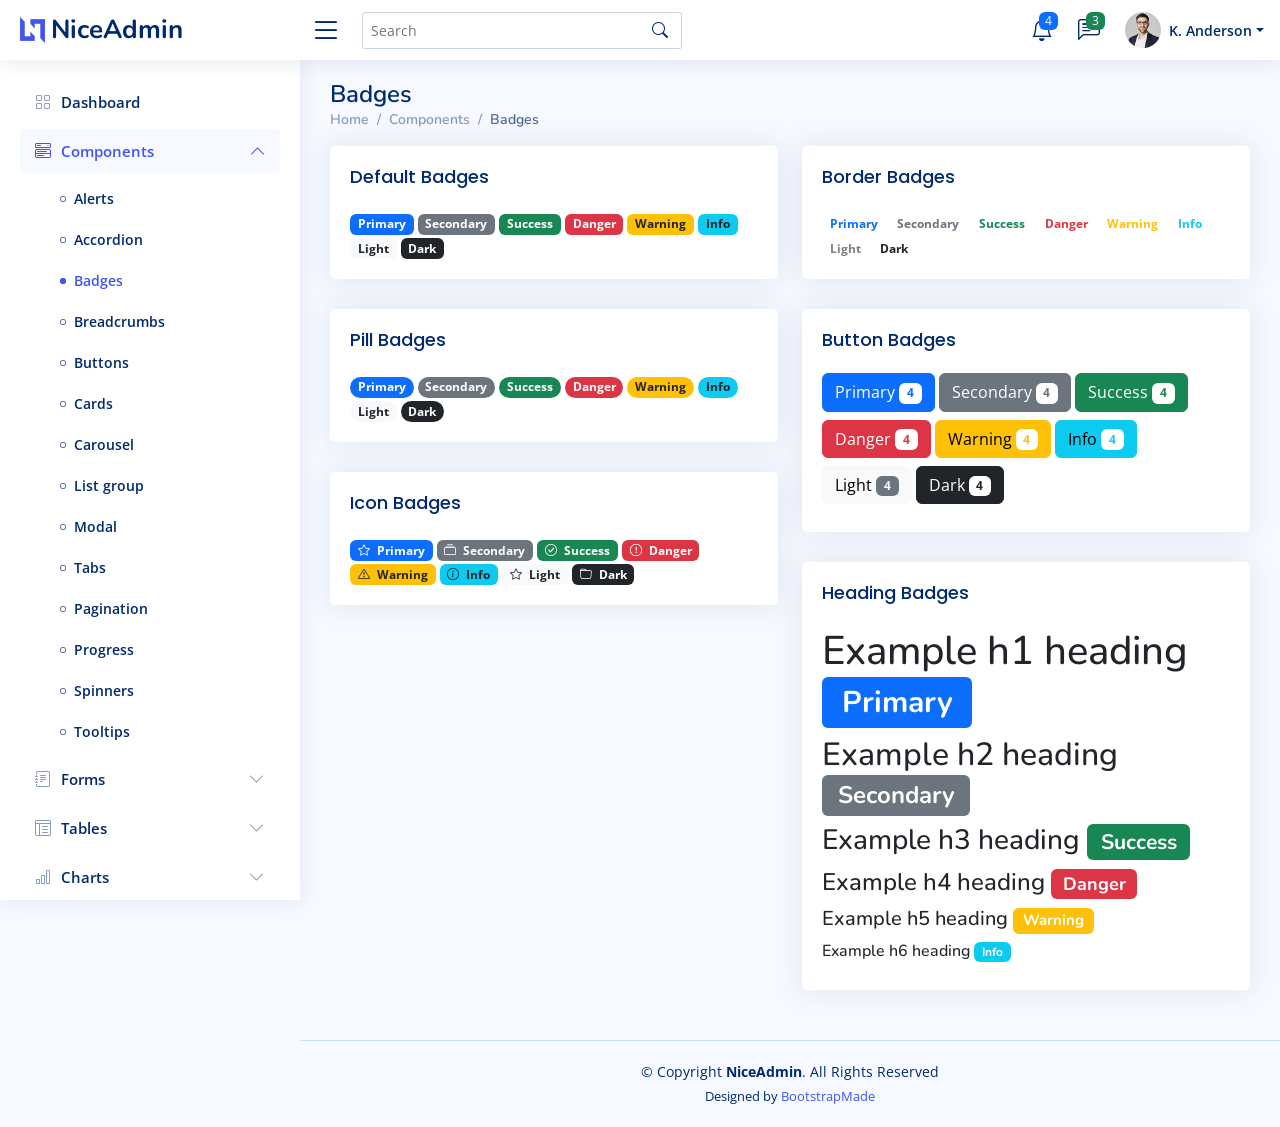
<file: KurumsalWebProjesii/Content/AdminLayout/components-badges.html>
<!DOCTYPE html>
<html lang="en">

<head>
  <meta charset="utf-8">
  <meta content="width=device-width, initial-scale=1.0" name="viewport">

  <title>Components / Badges - NiceAdmin Bootstrap Template</title>
  <meta content="" name="description">
  <meta content="" name="keywords">

  <!-- Favicons -->
  <link href="assets/img/favicon.png" rel="icon">
  <link href="assets/img/apple-touch-icon.png" rel="apple-touch-icon">

  <!-- Google Fonts -->
  <link href="https://fonts.gstatic.com" rel="preconnect">
  <link href="https://fonts.googleapis.com/css?family=Open+Sans:300,300i,400,400i,600,600i,700,700i|Nunito:300,300i,400,400i,600,600i,700,700i|Poppins:300,300i,400,400i,500,500i,600,600i,700,700i" rel="stylesheet">

  <!-- Vendor CSS Files -->
  <link href="assets/vendor/bootstrap/css/bootstrap.min.css" rel="stylesheet">
  <link href="assets/vendor/bootstrap-icons/bootstrap-icons.css" rel="stylesheet">
  <link href="assets/vendor/boxicons/css/boxicons.min.css" rel="stylesheet">
  <link href="assets/vendor/quill/quill.snow.css" rel="stylesheet">
  <link href="assets/vendor/quill/quill.bubble.css" rel="stylesheet">
  <link href="assets/vendor/remixicon/remixicon.css" rel="stylesheet">
  <link href="assets/vendor/simple-datatables/style.css" rel="stylesheet">

  <!-- Template Main CSS File -->
  <link href="assets/css/style.css" rel="stylesheet">

  <!-- =======================================================
  * Template Name: NiceAdmin
  * Template URL: https://bootstrapmade.com/nice-admin-bootstrap-admin-html-template/
  * Updated: Apr 20 2024 with Bootstrap v5.3.3
  * Author: BootstrapMade.com
  * License: https://bootstrapmade.com/license/
  ======================================================== -->
</head>

<body>

  <!-- ======= Header ======= -->
  <header id="header" class="header fixed-top d-flex align-items-center">

    <div class="d-flex align-items-center justify-content-between">
      <a href="index.html" class="logo d-flex align-items-center">
        <img src="assets/img/logo.png" alt="">
        <span class="d-none d-lg-block">NiceAdmin</span>
      </a>
      <i class="bi bi-list toggle-sidebar-btn"></i>
    </div><!-- End Logo -->

    <div class="search-bar">
      <form class="search-form d-flex align-items-center" method="POST" action="#">
        <input type="text" name="query" placeholder="Search" title="Enter search keyword">
        <button type="submit" title="Search"><i class="bi bi-search"></i></button>
      </form>
    </div><!-- End Search Bar -->

    <nav class="header-nav ms-auto">
      <ul class="d-flex align-items-center">

        <li class="nav-item d-block d-lg-none">
          <a class="nav-link nav-icon search-bar-toggle " href="#">
            <i class="bi bi-search"></i>
          </a>
        </li><!-- End Search Icon-->

        <li class="nav-item dropdown">

          <a class="nav-link nav-icon" href="#" data-bs-toggle="dropdown">
            <i class="bi bi-bell"></i>
            <span class="badge bg-primary badge-number">4</span>
          </a><!-- End Notification Icon -->

          <ul class="dropdown-menu dropdown-menu-end dropdown-menu-arrow notifications">
            <li class="dropdown-header">
              You have 4 new notifications
              <a href="#"><span class="badge rounded-pill bg-primary p-2 ms-2">View all</span></a>
            </li>
            <li>
              <hr class="dropdown-divider">
            </li>

            <li class="notification-item">
              <i class="bi bi-exclamation-circle text-warning"></i>
              <div>
                <h4>Lorem Ipsum</h4>
                <p>Quae dolorem earum veritatis oditseno</p>
                <p>30 min. ago</p>
              </div>
            </li>

            <li>
              <hr class="dropdown-divider">
            </li>

            <li class="notification-item">
              <i class="bi bi-x-circle text-danger"></i>
              <div>
                <h4>Atque rerum nesciunt</h4>
                <p>Quae dolorem earum veritatis oditseno</p>
                <p>1 hr. ago</p>
              </div>
            </li>

            <li>
              <hr class="dropdown-divider">
            </li>

            <li class="notification-item">
              <i class="bi bi-check-circle text-success"></i>
              <div>
                <h4>Sit rerum fuga</h4>
                <p>Quae dolorem earum veritatis oditseno</p>
                <p>2 hrs. ago</p>
              </div>
            </li>

            <li>
              <hr class="dropdown-divider">
            </li>

            <li class="notification-item">
              <i class="bi bi-info-circle text-primary"></i>
              <div>
                <h4>Dicta reprehenderit</h4>
                <p>Quae dolorem earum veritatis oditseno</p>
                <p>4 hrs. ago</p>
              </div>
            </li>

            <li>
              <hr class="dropdown-divider">
            </li>
            <li class="dropdown-footer">
              <a href="#">Show all notifications</a>
            </li>

          </ul><!-- End Notification Dropdown Items -->

        </li><!-- End Notification Nav -->

        <li class="nav-item dropdown">

          <a class="nav-link nav-icon" href="#" data-bs-toggle="dropdown">
            <i class="bi bi-chat-left-text"></i>
            <span class="badge bg-success badge-number">3</span>
          </a><!-- End Messages Icon -->

          <ul class="dropdown-menu dropdown-menu-end dropdown-menu-arrow messages">
            <li class="dropdown-header">
              You have 3 new messages
              <a href="#"><span class="badge rounded-pill bg-primary p-2 ms-2">View all</span></a>
            </li>
            <li>
              <hr class="dropdown-divider">
            </li>

            <li class="message-item">
              <a href="#">
                <img src="assets/img/messages-1.jpg" alt="" class="rounded-circle">
                <div>
                  <h4>Maria Hudson</h4>
                  <p>Velit asperiores et ducimus soluta repudiandae labore officia est ut...</p>
                  <p>4 hrs. ago</p>
                </div>
              </a>
            </li>
            <li>
              <hr class="dropdown-divider">
            </li>

            <li class="message-item">
              <a href="#">
                <img src="assets/img/messages-2.jpg" alt="" class="rounded-circle">
                <div>
                  <h4>Anna Nelson</h4>
                  <p>Velit asperiores et ducimus soluta repudiandae labore officia est ut...</p>
                  <p>6 hrs. ago</p>
                </div>
              </a>
            </li>
            <li>
              <hr class="dropdown-divider">
            </li>

            <li class="message-item">
              <a href="#">
                <img src="assets/img/messages-3.jpg" alt="" class="rounded-circle">
                <div>
                  <h4>David Muldon</h4>
                  <p>Velit asperiores et ducimus soluta repudiandae labore officia est ut...</p>
                  <p>8 hrs. ago</p>
                </div>
              </a>
            </li>
            <li>
              <hr class="dropdown-divider">
            </li>

            <li class="dropdown-footer">
              <a href="#">Show all messages</a>
            </li>

          </ul><!-- End Messages Dropdown Items -->

        </li><!-- End Messages Nav -->

        <li class="nav-item dropdown pe-3">

          <a class="nav-link nav-profile d-flex align-items-center pe-0" href="#" data-bs-toggle="dropdown">
            <img src="assets/img/profile-img.jpg" alt="Profile" class="rounded-circle">
            <span class="d-none d-md-block dropdown-toggle ps-2">K. Anderson</span>
          </a><!-- End Profile Iamge Icon -->

          <ul class="dropdown-menu dropdown-menu-end dropdown-menu-arrow profile">
            <li class="dropdown-header">
              <h6>Kevin Anderson</h6>
              <span>Web Designer</span>
            </li>
            <li>
              <hr class="dropdown-divider">
            </li>

            <li>
              <a class="dropdown-item d-flex align-items-center" href="users-profile.html">
                <i class="bi bi-person"></i>
                <span>My Profile</span>
              </a>
            </li>
            <li>
              <hr class="dropdown-divider">
            </li>

            <li>
              <a class="dropdown-item d-flex align-items-center" href="users-profile.html">
                <i class="bi bi-gear"></i>
                <span>Account Settings</span>
              </a>
            </li>
            <li>
              <hr class="dropdown-divider">
            </li>

            <li>
              <a class="dropdown-item d-flex align-items-center" href="pages-faq.html">
                <i class="bi bi-question-circle"></i>
                <span>Need Help?</span>
              </a>
            </li>
            <li>
              <hr class="dropdown-divider">
            </li>

            <li>
              <a class="dropdown-item d-flex align-items-center" href="#">
                <i class="bi bi-box-arrow-right"></i>
                <span>Sign Out</span>
              </a>
            </li>

          </ul><!-- End Profile Dropdown Items -->
        </li><!-- End Profile Nav -->

      </ul>
    </nav><!-- End Icons Navigation -->

  </header><!-- End Header -->

  <!-- ======= Sidebar ======= -->
  <aside id="sidebar" class="sidebar">

    <ul class="sidebar-nav" id="sidebar-nav">

      <li class="nav-item">
        <a class="nav-link collapsed" href="index.html">
          <i class="bi bi-grid"></i>
          <span>Dashboard</span>
        </a>
      </li><!-- End Dashboard Nav -->

      <li class="nav-item">
        <a class="nav-link " data-bs-target="#components-nav" data-bs-toggle="collapse" href="#">
          <i class="bi bi-menu-button-wide"></i><span>Components</span><i class="bi bi-chevron-down ms-auto"></i>
        </a>
        <ul id="components-nav" class="nav-content collapse show" data-bs-parent="#sidebar-nav">
          <li>
            <a href="components-alerts.html">
              <i class="bi bi-circle"></i><span>Alerts</span>
            </a>
          </li>
          <li>
            <a href="components-accordion.html">
              <i class="bi bi-circle"></i><span>Accordion</span>
            </a>
          </li>
          <li>
            <a href="components-badges.html" class="active">
              <i class="bi bi-circle"></i><span>Badges</span>
            </a>
          </li>
          <li>
            <a href="components-breadcrumbs.html">
              <i class="bi bi-circle"></i><span>Breadcrumbs</span>
            </a>
          </li>
          <li>
            <a href="components-buttons.html">
              <i class="bi bi-circle"></i><span>Buttons</span>
            </a>
          </li>
          <li>
            <a href="components-cards.html">
              <i class="bi bi-circle"></i><span>Cards</span>
            </a>
          </li>
          <li>
            <a href="components-carousel.html">
              <i class="bi bi-circle"></i><span>Carousel</span>
            </a>
          </li>
          <li>
            <a href="components-list-group.html">
              <i class="bi bi-circle"></i><span>List group</span>
            </a>
          </li>
          <li>
            <a href="components-modal.html">
              <i class="bi bi-circle"></i><span>Modal</span>
            </a>
          </li>
          <li>
            <a href="components-tabs.html">
              <i class="bi bi-circle"></i><span>Tabs</span>
            </a>
          </li>
          <li>
            <a href="components-pagination.html">
              <i class="bi bi-circle"></i><span>Pagination</span>
            </a>
          </li>
          <li>
            <a href="components-progress.html">
              <i class="bi bi-circle"></i><span>Progress</span>
            </a>
          </li>
          <li>
            <a href="components-spinners.html">
              <i class="bi bi-circle"></i><span>Spinners</span>
            </a>
          </li>
          <li>
            <a href="components-tooltips.html">
              <i class="bi bi-circle"></i><span>Tooltips</span>
            </a>
          </li>
        </ul>
      </li><!-- End Components Nav -->

      <li class="nav-item">
        <a class="nav-link collapsed" data-bs-target="#forms-nav" data-bs-toggle="collapse" href="#">
          <i class="bi bi-journal-text"></i><span>Forms</span><i class="bi bi-chevron-down ms-auto"></i>
        </a>
        <ul id="forms-nav" class="nav-content collapse " data-bs-parent="#sidebar-nav">
          <li>
            <a href="forms-elements.html">
              <i class="bi bi-circle"></i><span>Form Elements</span>
            </a>
          </li>
          <li>
            <a href="forms-layouts.html">
              <i class="bi bi-circle"></i><span>Form Layouts</span>
            </a>
          </li>
          <li>
            <a href="forms-editors.html">
              <i class="bi bi-circle"></i><span>Form Editors</span>
            </a>
          </li>
          <li>
            <a href="forms-validation.html">
              <i class="bi bi-circle"></i><span>Form Validation</span>
            </a>
          </li>
        </ul>
      </li><!-- End Forms Nav -->

      <li class="nav-item">
        <a class="nav-link collapsed" data-bs-target="#tables-nav" data-bs-toggle="collapse" href="#">
          <i class="bi bi-layout-text-window-reverse"></i><span>Tables</span><i class="bi bi-chevron-down ms-auto"></i>
        </a>
        <ul id="tables-nav" class="nav-content collapse " data-bs-parent="#sidebar-nav">
          <li>
            <a href="tables-general.html">
              <i class="bi bi-circle"></i><span>General Tables</span>
            </a>
          </li>
          <li>
            <a href="tables-data.html">
              <i class="bi bi-circle"></i><span>Data Tables</span>
            </a>
          </li>
        </ul>
      </li><!-- End Tables Nav -->

      <li class="nav-item">
        <a class="nav-link collapsed" data-bs-target="#charts-nav" data-bs-toggle="collapse" href="#">
          <i class="bi bi-bar-chart"></i><span>Charts</span><i class="bi bi-chevron-down ms-auto"></i>
        </a>
        <ul id="charts-nav" class="nav-content collapse " data-bs-parent="#sidebar-nav">
          <li>
            <a href="charts-chartjs.html">
              <i class="bi bi-circle"></i><span>Chart.js</span>
            </a>
          </li>
          <li>
            <a href="charts-apexcharts.html">
              <i class="bi bi-circle"></i><span>ApexCharts</span>
            </a>
          </li>
          <li>
            <a href="charts-echarts.html">
              <i class="bi bi-circle"></i><span>ECharts</span>
            </a>
          </li>
        </ul>
      </li><!-- End Charts Nav -->

      <li class="nav-item">
        <a class="nav-link collapsed" data-bs-target="#icons-nav" data-bs-toggle="collapse" href="#">
          <i class="bi bi-gem"></i><span>Icons</span><i class="bi bi-chevron-down ms-auto"></i>
        </a>
        <ul id="icons-nav" class="nav-content collapse " data-bs-parent="#sidebar-nav">
          <li>
            <a href="icons-bootstrap.html">
              <i class="bi bi-circle"></i><span>Bootstrap Icons</span>
            </a>
          </li>
          <li>
            <a href="icons-remix.html">
              <i class="bi bi-circle"></i><span>Remix Icons</span>
            </a>
          </li>
          <li>
            <a href="icons-boxicons.html">
              <i class="bi bi-circle"></i><span>Boxicons</span>
            </a>
          </li>
        </ul>
      </li><!-- End Icons Nav -->

      <li class="nav-heading">Pages</li>

      <li class="nav-item">
        <a class="nav-link collapsed" href="users-profile.html">
          <i class="bi bi-person"></i>
          <span>Profile</span>
        </a>
      </li><!-- End Profile Page Nav -->

      <li class="nav-item">
        <a class="nav-link collapsed" href="pages-faq.html">
          <i class="bi bi-question-circle"></i>
          <span>F.A.Q</span>
        </a>
      </li><!-- End F.A.Q Page Nav -->

      <li class="nav-item">
        <a class="nav-link collapsed" href="pages-contact.html">
          <i class="bi bi-envelope"></i>
          <span>Contact</span>
        </a>
      </li><!-- End Contact Page Nav -->

      <li class="nav-item">
        <a class="nav-link collapsed" href="pages-register.html">
          <i class="bi bi-card-list"></i>
          <span>Register</span>
        </a>
      </li><!-- End Register Page Nav -->

      <li class="nav-item">
        <a class="nav-link collapsed" href="pages-login.html">
          <i class="bi bi-box-arrow-in-right"></i>
          <span>Login</span>
        </a>
      </li><!-- End Login Page Nav -->

      <li class="nav-item">
        <a class="nav-link collapsed" href="pages-error-404.html">
          <i class="bi bi-dash-circle"></i>
          <span>Error 404</span>
        </a>
      </li><!-- End Error 404 Page Nav -->

      <li class="nav-item">
        <a class="nav-link collapsed" href="pages-blank.html">
          <i class="bi bi-file-earmark"></i>
          <span>Blank</span>
        </a>
      </li><!-- End Blank Page Nav -->

    </ul>

  </aside><!-- End Sidebar-->

  <main id="main" class="main">

    <div class="pagetitle">
      <h1>Badges</h1>
      <nav>
        <ol class="breadcrumb">
          <li class="breadcrumb-item"><a href="index.html">Home</a></li>
          <li class="breadcrumb-item">Components</li>
          <li class="breadcrumb-item active">Badges</li>
        </ol>
      </nav>
    </div><!-- End Page Title -->

    <section class="section">
      <div class="row">

        <div class="col-lg-6">

          <div class="card">
            <div class="card-body">
              <h5 class="card-title">Default Badges</h5>

              <span class="badge bg-primary">Primary</span>
              <span class="badge bg-secondary">Secondary</span>
              <span class="badge bg-success">Success</span>
              <span class="badge bg-danger">Danger</span>
              <span class="badge bg-warning text-dark">Warning</span>
              <span class="badge bg-info text-dark">Info</span>
              <span class="badge bg-light text-dark">Light</span>
              <span class="badge bg-dark">Dark</span>
            </div>
          </div><!-- End Default Badges -->

          <div class="card">
            <div class="card-body">
              <h5 class="card-title">Pill Badges</h5>
              <span class="badge rounded-pill bg-primary">Primary</span>
              <span class="badge rounded-pill bg-secondary">Secondary</span>
              <span class="badge rounded-pill bg-success">Success</span>
              <span class="badge rounded-pill bg-danger">Danger</span>
              <span class="badge rounded-pill bg-warning text-dark">Warning</span>
              <span class="badge rounded-pill bg-info text-dark">Info</span>
              <span class="badge rounded-pill bg-light text-dark">Light</span>
              <span class="badge rounded-pill bg-dark">Dark</span>
            </div>
          </div><!-- End Pill Badges -->

          <div class="card">
            <div class="card-body">
              <h5 class="card-title">Icon Badges</h5>
              <span class="badge bg-primary"><i class="bi bi-star me-1"></i> Primary</span>
              <span class="badge bg-secondary"><i class="bi bi-collection me-1"></i> Secondary</span>
              <span class="badge bg-success"><i class="bi bi-check-circle me-1"></i> Success</span>
              <span class="badge bg-danger"><i class="bi bi-exclamation-octagon me-1"></i> Danger</span>
              <span class="badge bg-warning text-dark"><i class="bi bi-exclamation-triangle me-1"></i> Warning</span>
              <span class="badge bg-info text-dark"><i class="bi bi-info-circle me-1"></i> Info</span>
              <span class="badge bg-light text-dark"><i class="bi bi-star me-1"></i> Light</span>
              <span class="badge bg-dark"><i class="bi bi-folder me-1"></i> Dark</span>
            </div>
          </div><!-- End Icon Badges -->

        </div>

        <div class="col-lg-6">

          <div class="card">
            <div class="card-body">
              <h5 class="card-title">Border Badges</h5>
              <span class="badge border-primary border-1 text-primary">Primary</span>
              <span class="badge border-secondary border-1 text-secondary">Secondary</span>
              <span class="badge border-success border-1 text-success">Success</span>
              <span class="badge border-danger border-1 text-danger">Danger</span>
              <span class="badge border-warning border-1 text-warning">Warning</span>
              <span class="badge border-info border-1 text-info">Info</span>
              <span class="badge border-light border-1 text-black-50">Light</span>
              <span class="badge border-dark border-1 text-dark">Dark</span>
            </div>
          </div><!-- End Border Badges -->

          <div class="card">
            <div class="card-body">
              <h5 class="card-title">Button Badges</h5>

              <button type="button" class="btn btn-primary mb-2">
                Primary <span class="badge bg-white text-primary">4</span>
              </button>
              <button type="button" class="btn btn-secondary mb-2">
                Secondary <span class="badge bg-white text-secondary">4</span>
              </button>
              <button type="button" class="btn btn-success mb-2">
                Success <span class="badge bg-white text-success">4</span>
              </button>
              <button type="button" class="btn btn-danger mb-2">
                Danger <span class="badge bg-white text-danger">4</span>
              </button>
              <button type="button" class="btn btn-warning mb-2">
                Warning <span class="badge bg-white text-warning">4</span>
              </button>
              <button type="button" class="btn btn-info mb-2">
                Info <span class="badge bg-white text-info">4</span>
              </button>
              <button type="button" class="btn btn-light mb-2">
                Light <span class="badge bg-secondary text-light">4</span>
              </button>
              <button type="button" class="btn btn-dark mb-2">
                Dark <span class="badge bg-white text-dark">4</span>
              </button>
            </div>
          </div><!-- End Button Badges -->

          <div class="card">
            <div class="card-body">
              <h5 class="card-title">Heading Badges</h5>

              <h1>Example h1 heading <span class="badge bg-primary">Primary</span></h1>
              <h2>Example h2 heading <span class="badge bg-secondary">Secondary</span></h2>
              <h3>Example h3 heading <span class="badge bg-success">Success</span></h3>
              <h4>Example h4 heading <span class="badge bg-danger">Danger</span></h4>
              <h5>Example h5 heading <span class="badge bg-warning">Warning</span></h5>
              <h6>Example h6 heading <span class="badge bg-info">Info</span></h6>
            </div>
          </div><!-- End Heading Badges -->

        </div>

      </div>
    </section>

  </main><!-- End #main -->

  <!-- ======= Footer ======= -->
  <footer id="footer" class="footer">
    <div class="copyright">
      &copy; Copyright <strong><span>NiceAdmin</span></strong>. All Rights Reserved
    </div>
    <div class="credits">
      <!-- All the links in the footer should remain intact. -->
      <!-- You can delete the links only if you purchased the pro version. -->
      <!-- Licensing information: https://bootstrapmade.com/license/ -->
      <!-- Purchase the pro version with working PHP/AJAX contact form: https://bootstrapmade.com/nice-admin-bootstrap-admin-html-template/ -->
      Designed by <a href="https://bootstrapmade.com/">BootstrapMade</a>
    </div>
  </footer><!-- End Footer -->

  <a href="#" class="back-to-top d-flex align-items-center justify-content-center"><i class="bi bi-arrow-up-short"></i></a>

  <!-- Vendor JS Files -->
  <script src="assets/vendor/apexcharts/apexcharts.min.js"></script>
  <script src="assets/vendor/bootstrap/js/bootstrap.bundle.min.js"></script>
  <script src="assets/vendor/chart.js/chart.umd.js"></script>
  <script src="assets/vendor/echarts/echarts.min.js"></script>
  <script src="assets/vendor/quill/quill.js"></script>
  <script src="assets/vendor/simple-datatables/simple-datatables.js"></script>
  <script src="assets/vendor/tinymce/tinymce.min.js"></script>
  <script src="assets/vendor/php-email-form/validate.js"></script>

  <!-- Template Main JS File -->
  <script src="assets/js/main.js"></script>

</body>

</html>
</file>
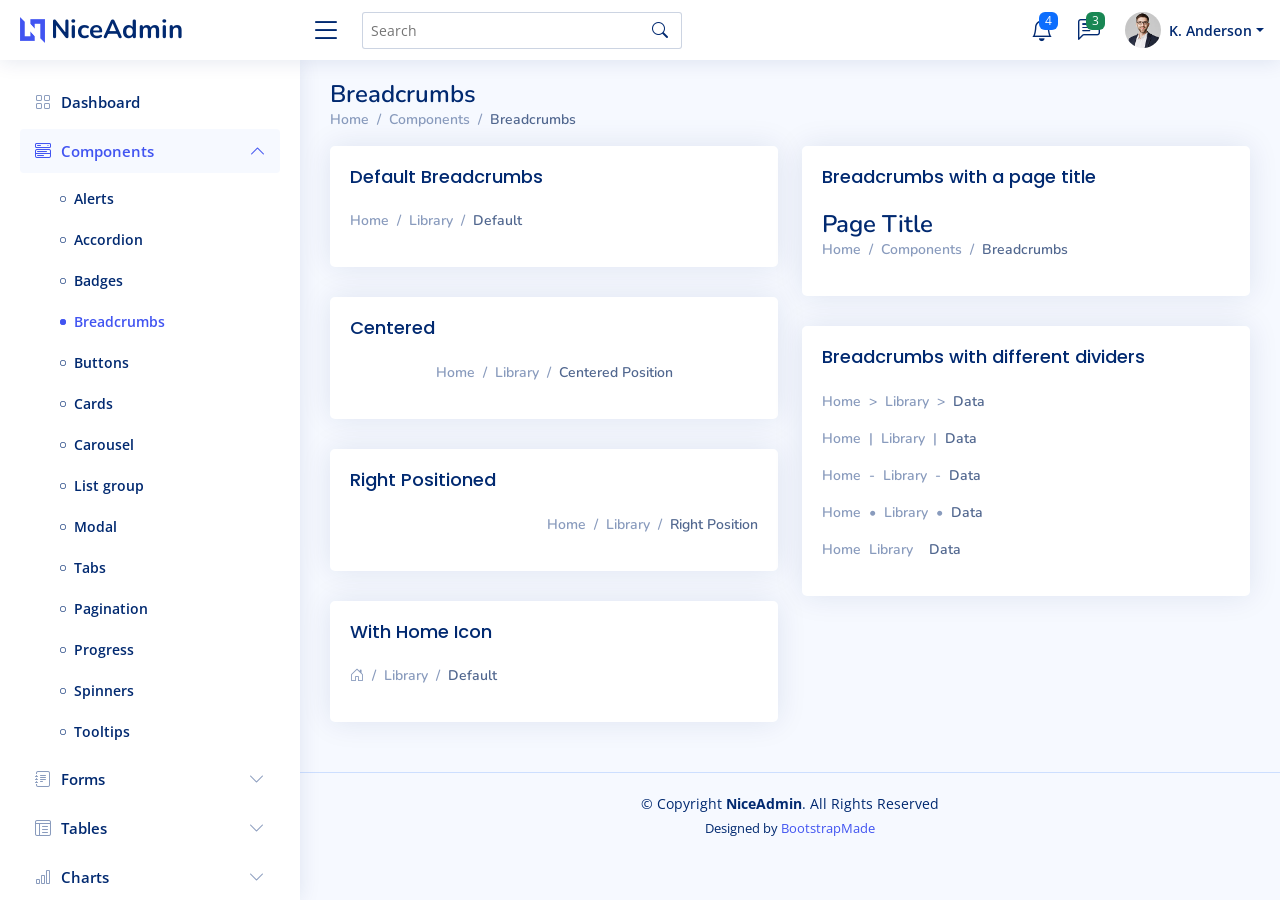
<file: KurumsalWebProjesii/Content/AdminLayout/components-breadcrumbs.html>
<!DOCTYPE html>
<html lang="en">

<head>
  <meta charset="utf-8">
  <meta content="width=device-width, initial-scale=1.0" name="viewport">

  <title>Components / Breadcrumbs - NiceAdmin Bootstrap Template</title>
  <meta content="" name="description">
  <meta content="" name="keywords">

  <!-- Favicons -->
  <link href="assets/img/favicon.png" rel="icon">
  <link href="assets/img/apple-touch-icon.png" rel="apple-touch-icon">

  <!-- Google Fonts -->
  <link href="https://fonts.gstatic.com" rel="preconnect">
  <link href="https://fonts.googleapis.com/css?family=Open+Sans:300,300i,400,400i,600,600i,700,700i|Nunito:300,300i,400,400i,600,600i,700,700i|Poppins:300,300i,400,400i,500,500i,600,600i,700,700i" rel="stylesheet">

  <!-- Vendor CSS Files -->
  <link href="assets/vendor/bootstrap/css/bootstrap.min.css" rel="stylesheet">
  <link href="assets/vendor/bootstrap-icons/bootstrap-icons.css" rel="stylesheet">
  <link href="assets/vendor/boxicons/css/boxicons.min.css" rel="stylesheet">
  <link href="assets/vendor/quill/quill.snow.css" rel="stylesheet">
  <link href="assets/vendor/quill/quill.bubble.css" rel="stylesheet">
  <link href="assets/vendor/remixicon/remixicon.css" rel="stylesheet">
  <link href="assets/vendor/simple-datatables/style.css" rel="stylesheet">

  <!-- Template Main CSS File -->
  <link href="assets/css/style.css" rel="stylesheet">

  <!-- =======================================================
  * Template Name: NiceAdmin
  * Template URL: https://bootstrapmade.com/nice-admin-bootstrap-admin-html-template/
  * Updated: Apr 20 2024 with Bootstrap v5.3.3
  * Author: BootstrapMade.com
  * License: https://bootstrapmade.com/license/
  ======================================================== -->
</head>

<body>

  <!-- ======= Header ======= -->
  <header id="header" class="header fixed-top d-flex align-items-center">

    <div class="d-flex align-items-center justify-content-between">
      <a href="index.html" class="logo d-flex align-items-center">
        <img src="assets/img/logo.png" alt="">
        <span class="d-none d-lg-block">NiceAdmin</span>
      </a>
      <i class="bi bi-list toggle-sidebar-btn"></i>
    </div><!-- End Logo -->

    <div class="search-bar">
      <form class="search-form d-flex align-items-center" method="POST" action="#">
        <input type="text" name="query" placeholder="Search" title="Enter search keyword">
        <button type="submit" title="Search"><i class="bi bi-search"></i></button>
      </form>
    </div><!-- End Search Bar -->

    <nav class="header-nav ms-auto">
      <ul class="d-flex align-items-center">

        <li class="nav-item d-block d-lg-none">
          <a class="nav-link nav-icon search-bar-toggle " href="#">
            <i class="bi bi-search"></i>
          </a>
        </li><!-- End Search Icon-->

        <li class="nav-item dropdown">

          <a class="nav-link nav-icon" href="#" data-bs-toggle="dropdown">
            <i class="bi bi-bell"></i>
            <span class="badge bg-primary badge-number">4</span>
          </a><!-- End Notification Icon -->

          <ul class="dropdown-menu dropdown-menu-end dropdown-menu-arrow notifications">
            <li class="dropdown-header">
              You have 4 new notifications
              <a href="#"><span class="badge rounded-pill bg-primary p-2 ms-2">View all</span></a>
            </li>
            <li>
              <hr class="dropdown-divider">
            </li>

            <li class="notification-item">
              <i class="bi bi-exclamation-circle text-warning"></i>
              <div>
                <h4>Lorem Ipsum</h4>
                <p>Quae dolorem earum veritatis oditseno</p>
                <p>30 min. ago</p>
              </div>
            </li>

            <li>
              <hr class="dropdown-divider">
            </li>

            <li class="notification-item">
              <i class="bi bi-x-circle text-danger"></i>
              <div>
                <h4>Atque rerum nesciunt</h4>
                <p>Quae dolorem earum veritatis oditseno</p>
                <p>1 hr. ago</p>
              </div>
            </li>

            <li>
              <hr class="dropdown-divider">
            </li>

            <li class="notification-item">
              <i class="bi bi-check-circle text-success"></i>
              <div>
                <h4>Sit rerum fuga</h4>
                <p>Quae dolorem earum veritatis oditseno</p>
                <p>2 hrs. ago</p>
              </div>
            </li>

            <li>
              <hr class="dropdown-divider">
            </li>

            <li class="notification-item">
              <i class="bi bi-info-circle text-primary"></i>
              <div>
                <h4>Dicta reprehenderit</h4>
                <p>Quae dolorem earum veritatis oditseno</p>
                <p>4 hrs. ago</p>
              </div>
            </li>

            <li>
              <hr class="dropdown-divider">
            </li>
            <li class="dropdown-footer">
              <a href="#">Show all notifications</a>
            </li>

          </ul><!-- End Notification Dropdown Items -->

        </li><!-- End Notification Nav -->

        <li class="nav-item dropdown">

          <a class="nav-link nav-icon" href="#" data-bs-toggle="dropdown">
            <i class="bi bi-chat-left-text"></i>
            <span class="badge bg-success badge-number">3</span>
          </a><!-- End Messages Icon -->

          <ul class="dropdown-menu dropdown-menu-end dropdown-menu-arrow messages">
            <li class="dropdown-header">
              You have 3 new messages
              <a href="#"><span class="badge rounded-pill bg-primary p-2 ms-2">View all</span></a>
            </li>
            <li>
              <hr class="dropdown-divider">
            </li>

            <li class="message-item">
              <a href="#">
                <img src="assets/img/messages-1.jpg" alt="" class="rounded-circle">
                <div>
                  <h4>Maria Hudson</h4>
                  <p>Velit asperiores et ducimus soluta repudiandae labore officia est ut...</p>
                  <p>4 hrs. ago</p>
                </div>
              </a>
            </li>
            <li>
              <hr class="dropdown-divider">
            </li>

            <li class="message-item">
              <a href="#">
                <img src="assets/img/messages-2.jpg" alt="" class="rounded-circle">
                <div>
                  <h4>Anna Nelson</h4>
                  <p>Velit asperiores et ducimus soluta repudiandae labore officia est ut...</p>
                  <p>6 hrs. ago</p>
                </div>
              </a>
            </li>
            <li>
              <hr class="dropdown-divider">
            </li>

            <li class="message-item">
              <a href="#">
                <img src="assets/img/messages-3.jpg" alt="" class="rounded-circle">
                <div>
                  <h4>David Muldon</h4>
                  <p>Velit asperiores et ducimus soluta repudiandae labore officia est ut...</p>
                  <p>8 hrs. ago</p>
                </div>
              </a>
            </li>
            <li>
              <hr class="dropdown-divider">
            </li>

            <li class="dropdown-footer">
              <a href="#">Show all messages</a>
            </li>

          </ul><!-- End Messages Dropdown Items -->

        </li><!-- End Messages Nav -->

        <li class="nav-item dropdown pe-3">

          <a class="nav-link nav-profile d-flex align-items-center pe-0" href="#" data-bs-toggle="dropdown">
            <img src="assets/img/profile-img.jpg" alt="Profile" class="rounded-circle">
            <span class="d-none d-md-block dropdown-toggle ps-2">K. Anderson</span>
          </a><!-- End Profile Iamge Icon -->

          <ul class="dropdown-menu dropdown-menu-end dropdown-menu-arrow profile">
            <li class="dropdown-header">
              <h6>Kevin Anderson</h6>
              <span>Web Designer</span>
            </li>
            <li>
              <hr class="dropdown-divider">
            </li>

            <li>
              <a class="dropdown-item d-flex align-items-center" href="users-profile.html">
                <i class="bi bi-person"></i>
                <span>My Profile</span>
              </a>
            </li>
            <li>
              <hr class="dropdown-divider">
            </li>

            <li>
              <a class="dropdown-item d-flex align-items-center" href="users-profile.html">
                <i class="bi bi-gear"></i>
                <span>Account Settings</span>
              </a>
            </li>
            <li>
              <hr class="dropdown-divider">
            </li>

            <li>
              <a class="dropdown-item d-flex align-items-center" href="pages-faq.html">
                <i class="bi bi-question-circle"></i>
                <span>Need Help?</span>
              </a>
            </li>
            <li>
              <hr class="dropdown-divider">
            </li>

            <li>
              <a class="dropdown-item d-flex align-items-center" href="#">
                <i class="bi bi-box-arrow-right"></i>
                <span>Sign Out</span>
              </a>
            </li>

          </ul><!-- End Profile Dropdown Items -->
        </li><!-- End Profile Nav -->

      </ul>
    </nav><!-- End Icons Navigation -->

  </header><!-- End Header -->

  <!-- ======= Sidebar ======= -->
  <aside id="sidebar" class="sidebar">

    <ul class="sidebar-nav" id="sidebar-nav">

      <li class="nav-item">
        <a class="nav-link collapsed" href="index.html">
          <i class="bi bi-grid"></i>
          <span>Dashboard</span>
        </a>
      </li><!-- End Dashboard Nav -->

      <li class="nav-item">
        <a class="nav-link " data-bs-target="#components-nav" data-bs-toggle="collapse" href="#">
          <i class="bi bi-menu-button-wide"></i><span>Components</span><i class="bi bi-chevron-down ms-auto"></i>
        </a>
        <ul id="components-nav" class="nav-content collapse show" data-bs-parent="#sidebar-nav">
          <li>
            <a href="components-alerts.html">
              <i class="bi bi-circle"></i><span>Alerts</span>
            </a>
          </li>
          <li>
            <a href="components-accordion.html">
              <i class="bi bi-circle"></i><span>Accordion</span>
            </a>
          </li>
          <li>
            <a href="components-badges.html">
              <i class="bi bi-circle"></i><span>Badges</span>
            </a>
          </li>
          <li>
            <a href="components-breadcrumbs.html" class="active">
              <i class="bi bi-circle"></i><span>Breadcrumbs</span>
            </a>
          </li>
          <li>
            <a href="components-buttons.html">
              <i class="bi bi-circle"></i><span>Buttons</span>
            </a>
          </li>
          <li>
            <a href="components-cards.html">
              <i class="bi bi-circle"></i><span>Cards</span>
            </a>
          </li>
          <li>
            <a href="components-carousel.html">
              <i class="bi bi-circle"></i><span>Carousel</span>
            </a>
          </li>
          <li>
            <a href="components-list-group.html">
              <i class="bi bi-circle"></i><span>List group</span>
            </a>
          </li>
          <li>
            <a href="components-modal.html">
              <i class="bi bi-circle"></i><span>Modal</span>
            </a>
          </li>
          <li>
            <a href="components-tabs.html">
              <i class="bi bi-circle"></i><span>Tabs</span>
            </a>
          </li>
          <li>
            <a href="components-pagination.html">
              <i class="bi bi-circle"></i><span>Pagination</span>
            </a>
          </li>
          <li>
            <a href="components-progress.html">
              <i class="bi bi-circle"></i><span>Progress</span>
            </a>
          </li>
          <li>
            <a href="components-spinners.html">
              <i class="bi bi-circle"></i><span>Spinners</span>
            </a>
          </li>
          <li>
            <a href="components-tooltips.html">
              <i class="bi bi-circle"></i><span>Tooltips</span>
            </a>
          </li>
        </ul>
      </li><!-- End Components Nav -->

      <li class="nav-item">
        <a class="nav-link collapsed" data-bs-target="#forms-nav" data-bs-toggle="collapse" href="#">
          <i class="bi bi-journal-text"></i><span>Forms</span><i class="bi bi-chevron-down ms-auto"></i>
        </a>
        <ul id="forms-nav" class="nav-content collapse " data-bs-parent="#sidebar-nav">
          <li>
            <a href="forms-elements.html">
              <i class="bi bi-circle"></i><span>Form Elements</span>
            </a>
          </li>
          <li>
            <a href="forms-layouts.html">
              <i class="bi bi-circle"></i><span>Form Layouts</span>
            </a>
          </li>
          <li>
            <a href="forms-editors.html">
              <i class="bi bi-circle"></i><span>Form Editors</span>
            </a>
          </li>
          <li>
            <a href="forms-validation.html">
              <i class="bi bi-circle"></i><span>Form Validation</span>
            </a>
          </li>
        </ul>
      </li><!-- End Forms Nav -->

      <li class="nav-item">
        <a class="nav-link collapsed" data-bs-target="#tables-nav" data-bs-toggle="collapse" href="#">
          <i class="bi bi-layout-text-window-reverse"></i><span>Tables</span><i class="bi bi-chevron-down ms-auto"></i>
        </a>
        <ul id="tables-nav" class="nav-content collapse " data-bs-parent="#sidebar-nav">
          <li>
            <a href="tables-general.html">
              <i class="bi bi-circle"></i><span>General Tables</span>
            </a>
          </li>
          <li>
            <a href="tables-data.html">
              <i class="bi bi-circle"></i><span>Data Tables</span>
            </a>
          </li>
        </ul>
      </li><!-- End Tables Nav -->

      <li class="nav-item">
        <a class="nav-link collapsed" data-bs-target="#charts-nav" data-bs-toggle="collapse" href="#">
          <i class="bi bi-bar-chart"></i><span>Charts</span><i class="bi bi-chevron-down ms-auto"></i>
        </a>
        <ul id="charts-nav" class="nav-content collapse " data-bs-parent="#sidebar-nav">
          <li>
            <a href="charts-chartjs.html">
              <i class="bi bi-circle"></i><span>Chart.js</span>
            </a>
          </li>
          <li>
            <a href="charts-apexcharts.html">
              <i class="bi bi-circle"></i><span>ApexCharts</span>
            </a>
          </li>
          <li>
            <a href="charts-echarts.html">
              <i class="bi bi-circle"></i><span>ECharts</span>
            </a>
          </li>
        </ul>
      </li><!-- End Charts Nav -->

      <li class="nav-item">
        <a class="nav-link collapsed" data-bs-target="#icons-nav" data-bs-toggle="collapse" href="#">
          <i class="bi bi-gem"></i><span>Icons</span><i class="bi bi-chevron-down ms-auto"></i>
        </a>
        <ul id="icons-nav" class="nav-content collapse " data-bs-parent="#sidebar-nav">
          <li>
            <a href="icons-bootstrap.html">
              <i class="bi bi-circle"></i><span>Bootstrap Icons</span>
            </a>
          </li>
          <li>
            <a href="icons-remix.html">
              <i class="bi bi-circle"></i><span>Remix Icons</span>
            </a>
          </li>
          <li>
            <a href="icons-boxicons.html">
              <i class="bi bi-circle"></i><span>Boxicons</span>
            </a>
          </li>
        </ul>
      </li><!-- End Icons Nav -->

      <li class="nav-heading">Pages</li>

      <li class="nav-item">
        <a class="nav-link collapsed" href="users-profile.html">
          <i class="bi bi-person"></i>
          <span>Profile</span>
        </a>
      </li><!-- End Profile Page Nav -->

      <li class="nav-item">
        <a class="nav-link collapsed" href="pages-faq.html">
          <i class="bi bi-question-circle"></i>
          <span>F.A.Q</span>
        </a>
      </li><!-- End F.A.Q Page Nav -->

      <li class="nav-item">
        <a class="nav-link collapsed" href="pages-contact.html">
          <i class="bi bi-envelope"></i>
          <span>Contact</span>
        </a>
      </li><!-- End Contact Page Nav -->

      <li class="nav-item">
        <a class="nav-link collapsed" href="pages-register.html">
          <i class="bi bi-card-list"></i>
          <span>Register</span>
        </a>
      </li><!-- End Register Page Nav -->

      <li class="nav-item">
        <a class="nav-link collapsed" href="pages-login.html">
          <i class="bi bi-box-arrow-in-right"></i>
          <span>Login</span>
        </a>
      </li><!-- End Login Page Nav -->

      <li class="nav-item">
        <a class="nav-link collapsed" href="pages-error-404.html">
          <i class="bi bi-dash-circle"></i>
          <span>Error 404</span>
        </a>
      </li><!-- End Error 404 Page Nav -->

      <li class="nav-item">
        <a class="nav-link collapsed" href="pages-blank.html">
          <i class="bi bi-file-earmark"></i>
          <span>Blank</span>
        </a>
      </li><!-- End Blank Page Nav -->

    </ul>

  </aside><!-- End Sidebar-->

  <main id="main" class="main">

    <div class="pagetitle">
      <h1>Breadcrumbs</h1>
      <nav>
        <ol class="breadcrumb">
          <li class="breadcrumb-item"><a href="index.html">Home</a></li>
          <li class="breadcrumb-item">Components</li>
          <li class="breadcrumb-item active">Breadcrumbs</li>
        </ol>
      </nav>
    </div><!-- End Page Title -->

    <section class="section">
      <div class="row">
        <div class="col-lg-6">

          <div class="card">
            <div class="card-body">
              <h5 class="card-title">Default Breadcrumbs</h5>

              <nav>
                <ol class="breadcrumb">
                  <li class="breadcrumb-item"><a href="index.html">Home</a></li>
                  <li class="breadcrumb-item"><a href="#">Library</a></li>
                  <li class="breadcrumb-item active">Default</li>
                </ol>
              </nav>
            </div>
          </div>

          <div class="card">
            <div class="card-body">
              <h5 class="card-title">Centered</h5>

              <nav class="d-flex justify-content-center">
                <ol class="breadcrumb">
                  <li class="breadcrumb-item"><a href="index.html">Home</a></li>
                  <li class="breadcrumb-item"><a href="#">Library</a></li>
                  <li class="breadcrumb-item active">Centered Position</li>
                </ol>
              </nav>
            </div>
          </div>

          <div class="card">
            <div class="card-body">
              <h5 class="card-title">Right Positioned</h5>

              <nav class="d-flex justify-content-end">
                <ol class="breadcrumb">
                  <li class="breadcrumb-item"><a href="index.html">Home</a></li>
                  <li class="breadcrumb-item"><a href="#">Library</a></li>
                  <li class="breadcrumb-item active">Right Position</li>
                </ol>
              </nav>
            </div>
          </div>

          <div class="card">
            <div class="card-body">
              <h5 class="card-title">With Home Icon</h5>

              <nav>
                <ol class="breadcrumb">
                  <li class="breadcrumb-item"><a href="index.html"><i class="bi bi-house-door"></i></a></li>
                  <li class="breadcrumb-item"><a href="#">Library</a></li>
                  <li class="breadcrumb-item active">Default</li>
                </ol>
              </nav>
            </div>
          </div>

        </div>

        <div class="col-lg-6">

          <div class="card">
            <div class="card-body">
              <h5 class="card-title">Breadcrumbs with a page title</h5>

              <div class="pagetitle">
                <h1>Page Title</h1>
                <nav>
                  <ol class="breadcrumb">
                    <li class="breadcrumb-item"><a href="index.html">Home</a></li>
                    <li class="breadcrumb-item">Components</li>
                    <li class="breadcrumb-item active">Breadcrumbs</li>
                  </ol>
                </nav>
              </div><!-- End Breadcrumbs with a page title -->

            </div>
          </div>

          <div class="card">
            <div class="card-body">
              <h5 class="card-title">Breadcrumbs with different dividers</h5>

              <nav style="--bs-breadcrumb-divider: '>';">
                <ol class="breadcrumb">
                  <li class="breadcrumb-item"><a href="index.html">Home</a></li>
                  <li class="breadcrumb-item"><a href="#">Library</a></li>
                  <li class="breadcrumb-item active">Data</li>
                </ol>
              </nav>

              <nav style="--bs-breadcrumb-divider: '|';">
                <ol class="breadcrumb">
                  <li class="breadcrumb-item"><a href="index.html">Home</a></li>
                  <li class="breadcrumb-item"><a href="#">Library</a></li>
                  <li class="breadcrumb-item active">Data</li>
                </ol>
              </nav>

              <nav style="--bs-breadcrumb-divider: '-';">
                <ol class="breadcrumb">
                  <li class="breadcrumb-item"><a href="index.html">Home</a></li>
                  <li class="breadcrumb-item"><a href="#">Library</a></li>
                  <li class="breadcrumb-item active">Data</li>
                </ol>
              </nav>

              <nav style="--bs-breadcrumb-divider: '•';">
                <ol class="breadcrumb">
                  <li class="breadcrumb-item"><a href="index.html">Home</a></li>
                  <li class="breadcrumb-item"><a href="#">Library</a></li>
                  <li class="breadcrumb-item active">Data</li>
                </ol>
              </nav>

              <nav style="--bs-breadcrumb-divider: '';">
                <ol class="breadcrumb">
                  <li class="breadcrumb-item"><a href="index.html">Home</a></li>
                  <li class="breadcrumb-item"><a href="#">Library</a></li>
                  <li class="breadcrumb-item active">Data</li>
                </ol>
              </nav>

            </div>
          </div>

        </div>
      </div>
    </section>

  </main><!-- End #main -->

  <!-- ======= Footer ======= -->
  <footer id="footer" class="footer">
    <div class="copyright">
      &copy; Copyright <strong><span>NiceAdmin</span></strong>. All Rights Reserved
    </div>
    <div class="credits">
      <!-- All the links in the footer should remain intact. -->
      <!-- You can delete the links only if you purchased the pro version. -->
      <!-- Licensing information: https://bootstrapmade.com/license/ -->
      <!-- Purchase the pro version with working PHP/AJAX contact form: https://bootstrapmade.com/nice-admin-bootstrap-admin-html-template/ -->
      Designed by <a href="https://bootstrapmade.com/">BootstrapMade</a>
    </div>
  </footer><!-- End Footer -->

  <a href="#" class="back-to-top d-flex align-items-center justify-content-center"><i class="bi bi-arrow-up-short"></i></a>

  <!-- Vendor JS Files -->
  <script src="assets/vendor/apexcharts/apexcharts.min.js"></script>
  <script src="assets/vendor/bootstrap/js/bootstrap.bundle.min.js"></script>
  <script src="assets/vendor/chart.js/chart.umd.js"></script>
  <script src="assets/vendor/echarts/echarts.min.js"></script>
  <script src="assets/vendor/quill/quill.js"></script>
  <script src="assets/vendor/simple-datatables/simple-datatables.js"></script>
  <script src="assets/vendor/tinymce/tinymce.min.js"></script>
  <script src="assets/vendor/php-email-form/validate.js"></script>

  <!-- Template Main JS File -->
  <script src="assets/js/main.js"></script>

</body>

</html>
</file>
<file: KurumsalWebProjesii/Content/AdminLayout/assets/vendor/quill/quill.snow.css>
/*!
 * Quill Editor v2.0.3
 * https://quilljs.com
 * Copyright (c) 2017-2024, Slab
 * Copyright (c) 2014, Jason Chen
 * Copyright (c) 2013, salesforce.com
 */
.ql-container{box-sizing:border-box;font-family:Helvetica,Arial,sans-serif;font-size:13px;height:100%;margin:0;position:relative}.ql-container.ql-disabled .ql-tooltip{visibility:hidden}.ql-container:not(.ql-disabled) li[data-list=checked] > .ql-ui,.ql-container:not(.ql-disabled) li[data-list=unchecked] > .ql-ui{cursor:pointer}.ql-clipboard{left:-100000px;height:1px;overflow-y:hidden;position:absolute;top:50%}.ql-clipboard p{margin:0;padding:0}.ql-editor{box-sizing:border-box;counter-reset:list-0 list-1 list-2 list-3 list-4 list-5 list-6 list-7 list-8 list-9;line-height:1.42;height:100%;outline:none;overflow-y:auto;padding:12px 15px;tab-size:4;-moz-tab-size:4;text-align:left;white-space:pre-wrap;word-wrap:break-word}.ql-editor > *{cursor:text}.ql-editor p,.ql-editor ol,.ql-editor pre,.ql-editor blockquote,.ql-editor h1,.ql-editor h2,.ql-editor h3,.ql-editor h4,.ql-editor h5,.ql-editor h6{margin:0;padding:0}@supports (counter-set:none){.ql-editor p,.ql-editor h1,.ql-editor h2,.ql-editor h3,.ql-editor h4,.ql-editor h5,.ql-editor h6{counter-set:list-0 list-1 list-2 list-3 list-4 list-5 list-6 list-7 list-8 list-9}}@supports not (counter-set:none){.ql-editor p,.ql-editor h1,.ql-editor h2,.ql-editor h3,.ql-editor h4,.ql-editor h5,.ql-editor h6{counter-reset:list-0 list-1 list-2 list-3 list-4 list-5 list-6 list-7 list-8 list-9}}.ql-editor table{border-collapse:collapse}.ql-editor td{border:1px solid #000;padding:2px 5px}.ql-editor ol{padding-left:1.5em}.ql-editor li{list-style-type:none;padding-left:1.5em;position:relative}.ql-editor li > .ql-ui:before{display:inline-block;margin-left:-1.5em;margin-right:.3em;text-align:right;white-space:nowrap;width:1.2em}.ql-editor li[data-list=checked] > .ql-ui,.ql-editor li[data-list=unchecked] > .ql-ui{color:#777}.ql-editor li[data-list=bullet] > .ql-ui:before{content:'\2022'}.ql-editor li[data-list=checked] > .ql-ui:before{content:'\2611'}.ql-editor li[data-list=unchecked] > .ql-ui:before{content:'\2610'}@supports (counter-set:none){.ql-editor li[data-list]{counter-set:list-1 list-2 list-3 list-4 list-5 list-6 list-7 list-8 list-9}}@supports not (counter-set:none){.ql-editor li[data-list]{counter-reset:list-1 list-2 list-3 list-4 list-5 list-6 list-7 list-8 list-9}}.ql-editor li[data-list=ordered]{counter-increment:list-0}.ql-editor li[data-list=ordered] > .ql-ui:before{content:counter(list-0, decimal) '. '}.ql-editor li[data-list=ordered].ql-indent-1{counter-increment:list-1}.ql-editor li[data-list=ordered].ql-indent-1 > .ql-ui:before{content:counter(list-1, lower-alpha) '. '}@supports (counter-set:none){.ql-editor li[data-list].ql-indent-1{counter-set:list-2 list-3 list-4 list-5 list-6 list-7 list-8 list-9}}@supports not (counter-set:none){.ql-editor li[data-list].ql-indent-1{counter-reset:list-2 list-3 list-4 list-5 list-6 list-7 list-8 list-9}}.ql-editor li[data-list=ordered].ql-indent-2{counter-increment:list-2}.ql-editor li[data-list=ordered].ql-indent-2 > .ql-ui:before{content:counter(list-2, lower-roman) '. '}@supports (counter-set:none){.ql-editor li[data-list].ql-indent-2{counter-set:list-3 list-4 list-5 list-6 list-7 list-8 list-9}}@supports not (counter-set:none){.ql-editor li[data-list].ql-indent-2{counter-reset:list-3 list-4 list-5 list-6 list-7 list-8 list-9}}.ql-editor li[data-list=ordered].ql-indent-3{counter-increment:list-3}.ql-editor li[data-list=ordered].ql-indent-3 > .ql-ui:before{content:counter(list-3, decimal) '. '}@supports (counter-set:none){.ql-editor li[data-list].ql-indent-3{counter-set:list-4 list-5 list-6 list-7 list-8 list-9}}@supports not (counter-set:none){.ql-editor li[data-list].ql-indent-3{counter-reset:list-4 list-5 list-6 list-7 list-8 list-9}}.ql-editor li[data-list=ordered].ql-indent-4{counter-increment:list-4}.ql-editor li[data-list=ordered].ql-indent-4 > .ql-ui:before{content:counter(list-4, lower-alpha) '. '}@supports (counter-set:none){.ql-editor li[data-list].ql-indent-4{counter-set:list-5 list-6 list-7 list-8 list-9}}@supports not (counter-set:none){.ql-editor li[data-list].ql-indent-4{counter-reset:list-5 list-6 list-7 list-8 list-9}}.ql-editor li[data-list=ordered].ql-indent-5{counter-increment:list-5}.ql-editor li[data-list=ordered].ql-indent-5 > .ql-ui:before{content:counter(list-5, lower-roman) '. '}@supports (counter-set:none){.ql-editor li[data-list].ql-indent-5{counter-set:list-6 list-7 list-8 list-9}}@supports not (counter-set:none){.ql-editor li[data-list].ql-indent-5{counter-reset:list-6 list-7 list-8 list-9}}.ql-editor li[data-list=ordered].ql-indent-6{counter-increment:list-6}.ql-editor li[data-list=ordered].ql-indent-6 > .ql-ui:before{content:counter(list-6, decimal) '. '}@supports (counter-set:none){.ql-editor li[data-list].ql-indent-6{counter-set:list-7 list-8 list-9}}@supports not (counter-set:none){.ql-editor li[data-list].ql-indent-6{counter-reset:list-7 list-8 list-9}}.ql-editor li[data-list=ordered].ql-indent-7{counter-increment:list-7}.ql-editor li[data-list=ordered].ql-indent-7 > .ql-ui:before{content:counter(list-7, lower-alpha) '. '}@supports (counter-set:none){.ql-editor li[data-list].ql-indent-7{counter-set:list-8 list-9}}@supports not (counter-set:none){.ql-editor li[data-list].ql-indent-7{counter-reset:list-8 list-9}}.ql-editor li[data-list=ordered].ql-indent-8{counter-increment:list-8}.ql-editor li[data-list=ordered].ql-indent-8 > .ql-ui:before{content:counter(list-8, lower-roman) '. '}@supports (counter-set:none){.ql-editor li[data-list].ql-indent-8{counter-set:list-9}}@supports not (counter-set:none){.ql-editor li[data-list].ql-indent-8{counter-reset:list-9}}.ql-editor li[data-list=ordered].ql-indent-9{counter-increment:list-9}.ql-editor li[data-list=ordered].ql-indent-9 > .ql-ui:before{content:counter(list-9, decimal) '. '}.ql-editor .ql-indent-1:not(.ql-direction-rtl){padding-left:3em}.ql-editor li.ql-indent-1:not(.ql-direction-rtl){padding-left:4.5em}.ql-editor .ql-indent-1.ql-direction-rtl.ql-align-right{padding-right:3em}.ql-editor li.ql-indent-1.ql-direction-rtl.ql-align-right{padding-right:4.5em}.ql-editor .ql-indent-2:not(.ql-direction-rtl){padding-left:6em}.ql-editor li.ql-indent-2:not(.ql-direction-rtl){padding-left:7.5em}.ql-editor .ql-indent-2.ql-direction-rtl.ql-align-right{padding-right:6em}.ql-editor li.ql-indent-2.ql-direction-rtl.ql-align-right{padding-right:7.5em}.ql-editor .ql-indent-3:not(.ql-direction-rtl){padding-left:9em}.ql-editor li.ql-indent-3:not(.ql-direction-rtl){padding-left:10.5em}.ql-editor .ql-indent-3.ql-direction-rtl.ql-align-right{padding-right:9em}.ql-editor li.ql-indent-3.ql-direction-rtl.ql-align-right{padding-right:10.5em}.ql-editor .ql-indent-4:not(.ql-direction-rtl){padding-left:12em}.ql-editor li.ql-indent-4:not(.ql-direction-rtl){padding-left:13.5em}.ql-editor .ql-indent-4.ql-direction-rtl.ql-align-right{padding-right:12em}.ql-editor li.ql-indent-4.ql-direction-rtl.ql-align-right{padding-right:13.5em}.ql-editor .ql-indent-5:not(.ql-direction-rtl){padding-left:15em}.ql-editor li.ql-indent-5:not(.ql-direction-rtl){padding-left:16.5em}.ql-editor .ql-indent-5.ql-direction-rtl.ql-align-right{padding-right:15em}.ql-editor li.ql-indent-5.ql-direction-rtl.ql-align-right{padding-right:16.5em}.ql-editor .ql-indent-6:not(.ql-direction-rtl){padding-left:18em}.ql-editor li.ql-indent-6:not(.ql-direction-rtl){padding-left:19.5em}.ql-editor .ql-indent-6.ql-direction-rtl.ql-align-right{padding-right:18em}.ql-editor li.ql-indent-6.ql-direction-rtl.ql-align-right{padding-right:19.5em}.ql-editor .ql-indent-7:not(.ql-direction-rtl){padding-left:21em}.ql-editor li.ql-indent-7:not(.ql-direction-rtl){padding-left:22.5em}.ql-editor .ql-indent-7.ql-direction-rtl.ql-align-right{padding-right:21em}.ql-editor li.ql-indent-7.ql-direction-rtl.ql-align-right{padding-right:22.5em}.ql-editor .ql-indent-8:not(.ql-direction-rtl){padding-left:24em}.ql-editor li.ql-indent-8:not(.ql-direction-rtl){padding-left:25.5em}.ql-editor .ql-indent-8.ql-direction-rtl.ql-align-right{padding-right:24em}.ql-editor li.ql-indent-8.ql-direction-rtl.ql-align-right{padding-right:25.5em}.ql-editor .ql-indent-9:not(.ql-direction-rtl){padding-left:27em}.ql-editor li.ql-indent-9:not(.ql-direction-rtl){padding-left:28.5em}.ql-editor .ql-indent-9.ql-direction-rtl.ql-align-right{padding-right:27em}.ql-editor li.ql-indent-9.ql-direction-rtl.ql-align-right{padding-right:28.5em}.ql-editor li.ql-direction-rtl{padding-right:1.5em}.ql-editor li.ql-direction-rtl > .ql-ui:before{margin-left:.3em;margin-right:-1.5em;text-align:left}.ql-editor table{table-layout:fixed;width:100%}.ql-editor table td{outline:none}.ql-editor .ql-code-block-container{font-family:monospace}.ql-editor .ql-video{display:block;max-width:100%}.ql-editor .ql-video.ql-align-center{margin:0 auto}.ql-editor .ql-video.ql-align-right{margin:0 0 0 auto}.ql-editor .ql-bg-black{background-color:#000}.ql-editor .ql-bg-red{background-color:#e60000}.ql-editor .ql-bg-orange{background-color:#f90}.ql-editor .ql-bg-yellow{background-color:#ff0}.ql-editor .ql-bg-green{background-color:#008a00}.ql-editor .ql-bg-blue{background-color:#06c}.ql-editor .ql-bg-purple{background-color:#93f}.ql-editor .ql-color-white{color:#fff}.ql-editor .ql-color-red{color:#e60000}.ql-editor .ql-color-orange{color:#f90}.ql-editor .ql-color-yellow{color:#ff0}.ql-editor .ql-color-green{color:#008a00}.ql-editor .ql-color-blue{color:#06c}.ql-editor .ql-color-purple{color:#93f}.ql-editor .ql-font-serif{font-family:Georgia,Times New Roman,serif}.ql-editor .ql-font-monospace{font-family:Monaco,Courier New,monospace}.ql-editor .ql-size-small{font-size:.75em}.ql-editor .ql-size-large{font-size:1.5em}.ql-editor .ql-size-huge{font-size:2.5em}.ql-editor .ql-direction-rtl{direction:rtl;text-align:inherit}.ql-editor .ql-align-center{text-align:center}.ql-editor .ql-align-justify{text-align:justify}.ql-editor .ql-align-right{text-align:right}.ql-editor .ql-ui{position:absolute}.ql-editor.ql-blank::before{color:rgba(0,0,0,0.6);content:attr(data-placeholder);font-style:italic;left:15px;pointer-events:none;position:absolute;right:15px}.ql-snow.ql-toolbar:after,.ql-snow .ql-toolbar:after{clear:both;content:'';display:table}.ql-snow.ql-toolbar button,.ql-snow .ql-toolbar button{background:none;border:none;cursor:pointer;display:inline-block;float:left;height:24px;padding:3px 5px;width:28px}.ql-snow.ql-toolbar button svg,.ql-snow .ql-toolbar button svg{float:left;height:100%}.ql-snow.ql-toolbar button:active:hover,.ql-snow .ql-toolbar button:active:hover{outline:none}.ql-snow.ql-toolbar input.ql-image[type=file],.ql-snow .ql-toolbar input.ql-image[type=file]{display:none}.ql-snow.ql-toolbar button:hover,.ql-snow .ql-toolbar button:hover,.ql-snow.ql-toolbar button:focus,.ql-snow .ql-toolbar button:focus,.ql-snow.ql-toolbar button.ql-active,.ql-snow .ql-toolbar button.ql-active,.ql-snow.ql-toolbar .ql-picker-label:hover,.ql-snow .ql-toolbar .ql-picker-label:hover,.ql-snow.ql-toolbar .ql-picker-label.ql-active,.ql-snow .ql-toolbar .ql-picker-label.ql-active,.ql-snow.ql-toolbar .ql-picker-item:hover,.ql-snow .ql-toolbar .ql-picker-item:hover,.ql-snow.ql-toolbar .ql-picker-item.ql-selected,.ql-snow .ql-toolbar .ql-picker-item.ql-selected{color:#06c}.ql-snow.ql-toolbar button:hover .ql-fill,.ql-snow .ql-toolbar button:hover .ql-fill,.ql-snow.ql-toolbar button:focus .ql-fill,.ql-snow .ql-toolbar button:focus .ql-fill,.ql-snow.ql-toolbar button.ql-active .ql-fill,.ql-snow .ql-toolbar button.ql-active .ql-fill,.ql-snow.ql-toolbar .ql-picker-label:hover .ql-fill,.ql-snow .ql-toolbar .ql-picker-label:hover .ql-fill,.ql-snow.ql-toolbar .ql-picker-label.ql-active .ql-fill,.ql-snow .ql-toolbar .ql-picker-label.ql-active .ql-fill,.ql-snow.ql-toolbar .ql-picker-item:hover .ql-fill,.ql-snow .ql-toolbar .ql-picker-item:hover .ql-fill,.ql-snow.ql-toolbar .ql-picker-item.ql-selected .ql-fill,.ql-snow .ql-toolbar .ql-picker-item.ql-selected .ql-fill,.ql-snow.ql-toolbar button:hover .ql-stroke.ql-fill,.ql-snow .ql-toolbar button:hover .ql-stroke.ql-fill,.ql-snow.ql-toolbar button:focus .ql-stroke.ql-fill,.ql-snow .ql-toolbar button:focus .ql-stroke.ql-fill,.ql-snow.ql-toolbar button.ql-active .ql-stroke.ql-fill,.ql-snow .ql-toolbar button.ql-active .ql-stroke.ql-fill,.ql-snow.ql-toolbar .ql-picker-label:hover .ql-stroke.ql-fill,.ql-snow .ql-toolbar .ql-picker-label:hover .ql-stroke.ql-fill,.ql-snow.ql-toolbar .ql-picker-label.ql-active .ql-stroke.ql-fill,.ql-snow .ql-toolbar .ql-picker-label.ql-active .ql-stroke.ql-fill,.ql-snow.ql-toolbar .ql-picker-item:hover .ql-stroke.ql-fill,.ql-snow .ql-toolbar .ql-picker-item:hover .ql-stroke.ql-fill,.ql-snow.ql-toolbar .ql-picker-item.ql-selected .ql-stroke.ql-fill,.ql-snow .ql-toolbar .ql-picker-item.ql-selected .ql-stroke.ql-fill{fill:#06c}.ql-snow.ql-toolbar button:hover .ql-stroke,.ql-snow .ql-toolbar button:hover .ql-stroke,.ql-snow.ql-toolbar button:focus .ql-stroke,.ql-snow .ql-toolbar button:focus .ql-stroke,.ql-snow.ql-toolbar button.ql-active .ql-stroke,.ql-snow .ql-toolbar button.ql-active .ql-stroke,.ql-snow.ql-toolbar .ql-picker-label:hover .ql-stroke,.ql-snow .ql-toolbar .ql-picker-label:hover .ql-stroke,.ql-snow.ql-toolbar .ql-picker-label.ql-active .ql-stroke,.ql-snow .ql-toolbar .ql-picker-label.ql-active .ql-stroke,.ql-snow.ql-toolbar .ql-picker-item:hover .ql-stroke,.ql-snow .ql-toolbar .ql-picker-item:hover .ql-stroke,.ql-snow.ql-toolbar .ql-picker-item.ql-selected .ql-stroke,.ql-snow .ql-toolbar .ql-picker-item.ql-selected .ql-stroke,.ql-snow.ql-toolbar button:hover .ql-stroke-miter,.ql-snow .ql-toolbar button:hover .ql-stroke-miter,.ql-snow.ql-toolbar button:focus .ql-stroke-miter,.ql-snow .ql-toolbar button:focus .ql-stroke-miter,.ql-snow.ql-toolbar button.ql-active .ql-stroke-miter,.ql-snow .ql-toolbar button.ql-active .ql-stroke-miter,.ql-snow.ql-toolbar .ql-picker-label:hover .ql-stroke-miter,.ql-snow .ql-toolbar .ql-picker-label:hover .ql-stroke-miter,.ql-snow.ql-toolbar .ql-picker-label.ql-active .ql-stroke-miter,.ql-snow .ql-toolbar .ql-picker-label.ql-active .ql-stroke-miter,.ql-snow.ql-toolbar .ql-picker-item:hover .ql-stroke-miter,.ql-snow .ql-toolbar .ql-picker-item:hover .ql-stroke-miter,.ql-snow.ql-toolbar .ql-picker-item.ql-selected .ql-stroke-miter,.ql-snow .ql-toolbar .ql-picker-item.ql-selected .ql-stroke-miter{stroke:#06c}@media (pointer:coarse){.ql-snow.ql-toolbar button:hover:not(.ql-active),.ql-snow .ql-toolbar button:hover:not(.ql-active){color:#444}.ql-snow.ql-toolbar button:hover:not(.ql-active) .ql-fill,.ql-snow .ql-toolbar button:hover:not(.ql-active) .ql-fill,.ql-snow.ql-toolbar button:hover:not(.ql-active) .ql-stroke.ql-fill,.ql-snow .ql-toolbar button:hover:not(.ql-active) .ql-stroke.ql-fill{fill:#444}.ql-snow.ql-toolbar button:hover:not(.ql-active) .ql-stroke,.ql-snow .ql-toolbar button:hover:not(.ql-active) .ql-stroke,.ql-snow.ql-toolbar button:hover:not(.ql-active) .ql-stroke-miter,.ql-snow .ql-toolbar button:hover:not(.ql-active) .ql-stroke-miter{stroke:#444}}.ql-snow{box-sizing:border-box}.ql-snow *{box-sizing:border-box}.ql-snow .ql-hidden{display:none}.ql-snow .ql-out-bottom,.ql-snow .ql-out-top{visibility:hidden}.ql-snow .ql-tooltip{position:absolute;transform:translateY(10px)}.ql-snow .ql-tooltip a{cursor:pointer;text-decoration:none}.ql-snow .ql-tooltip.ql-flip{transform:translateY(-10px)}.ql-snow .ql-formats{display:inline-block;vertical-align:middle}.ql-snow .ql-formats:after{clear:both;content:'';display:table}.ql-snow .ql-stroke{fill:none;stroke:#444;stroke-linecap:round;stroke-linejoin:round;stroke-width:2}.ql-snow .ql-stroke-miter{fill:none;stroke:#444;stroke-miterlimit:10;stroke-width:2}.ql-snow .ql-fill,.ql-snow .ql-stroke.ql-fill{fill:#444}.ql-snow .ql-empty{fill:none}.ql-snow .ql-even{fill-rule:evenodd}.ql-snow .ql-thin,.ql-snow .ql-stroke.ql-thin{stroke-width:1}.ql-snow .ql-transparent{opacity:.4}.ql-snow .ql-direction svg:last-child{display:none}.ql-snow .ql-direction.ql-active svg:last-child{display:inline}.ql-snow .ql-direction.ql-active svg:first-child{display:none}.ql-snow .ql-editor h1{font-size:2em}.ql-snow .ql-editor h2{font-size:1.5em}.ql-snow .ql-editor h3{font-size:1.17em}.ql-snow .ql-editor h4{font-size:1em}.ql-snow .ql-editor h5{font-size:.83em}.ql-snow .ql-editor h6{font-size:.67em}.ql-snow .ql-editor a{text-decoration:underline}.ql-snow .ql-editor blockquote{border-left:4px solid #ccc;margin-bottom:5px;margin-top:5px;padding-left:16px}.ql-snow .ql-editor code,.ql-snow .ql-editor .ql-code-block-container{background-color:#f0f0f0;border-radius:3px}.ql-snow .ql-editor .ql-code-block-container{margin-bottom:5px;margin-top:5px;padding:5px 10px}.ql-snow .ql-editor code{font-size:85%;padding:2px 4px}.ql-snow .ql-editor .ql-code-block-container{background-color:#23241f;color:#f8f8f2;overflow:visible}.ql-snow .ql-editor img{max-width:100%}.ql-snow .ql-picker{color:#444;display:inline-block;float:left;font-size:14px;font-weight:500;height:24px;position:relative;vertical-align:middle}.ql-snow .ql-picker-label{cursor:pointer;display:inline-block;height:100%;padding-left:8px;padding-right:2px;position:relative;width:100%}.ql-snow .ql-picker-label::before{display:inline-block;line-height:22px}.ql-snow .ql-picker-options{background-color:#fff;display:none;min-width:100%;padding:4px 8px;position:absolute;white-space:nowrap}.ql-snow .ql-picker-options .ql-picker-item{cursor:pointer;display:block;padding-bottom:5px;padding-top:5px}.ql-snow .ql-picker.ql-expanded .ql-picker-label{color:#ccc;z-index:2}.ql-snow .ql-picker.ql-expanded .ql-picker-label .ql-fill{fill:#ccc}.ql-snow .ql-picker.ql-expanded .ql-picker-label .ql-stroke{stroke:#ccc}.ql-snow .ql-picker.ql-expanded .ql-picker-options{display:block;margin-top:-1px;top:100%;z-index:1}.ql-snow .ql-color-picker,.ql-snow .ql-icon-picker{width:28px}.ql-snow .ql-color-picker .ql-picker-label,.ql-snow .ql-icon-picker .ql-picker-label{padding:2px 4px}.ql-snow .ql-color-picker .ql-picker-label svg,.ql-snow .ql-icon-picker .ql-picker-label svg{right:4px}.ql-snow .ql-icon-picker .ql-picker-options{padding:4px 0}.ql-snow .ql-icon-picker .ql-picker-item{height:24px;width:24px;padding:2px 4px}.ql-snow .ql-color-picker .ql-picker-options{padding:3px 5px;width:152px}.ql-snow .ql-color-picker .ql-picker-item{border:1px solid transparent;float:left;height:16px;margin:2px;padding:0;width:16px}.ql-snow .ql-picker:not(.ql-color-picker):not(.ql-icon-picker) svg{position:absolute;margin-top:-9px;right:0;top:50%;width:18px}.ql-snow .ql-picker.ql-header .ql-picker-label[data-label]:not([data-label=''])::before,.ql-snow .ql-picker.ql-font .ql-picker-label[data-label]:not([data-label=''])::before,.ql-snow .ql-picker.ql-size .ql-picker-label[data-label]:not([data-label=''])::before,.ql-snow .ql-picker.ql-header .ql-picker-item[data-label]:not([data-label=''])::before,.ql-snow .ql-picker.ql-font .ql-picker-item[data-label]:not([data-label=''])::before,.ql-snow .ql-picker.ql-size .ql-picker-item[data-label]:not([data-label=''])::before{content:attr(data-label)}.ql-snow .ql-picker.ql-header{width:98px}.ql-snow .ql-picker.ql-header .ql-picker-label::before,.ql-snow .ql-picker.ql-header .ql-picker-item::before{content:'Normal'}.ql-snow .ql-picker.ql-header .ql-picker-label[data-value="1"]::before,.ql-snow .ql-picker.ql-header .ql-picker-item[data-value="1"]::before{content:'Heading 1'}.ql-snow .ql-picker.ql-header .ql-picker-label[data-value="2"]::before,.ql-snow .ql-picker.ql-header .ql-picker-item[data-value="2"]::before{content:'Heading 2'}.ql-snow .ql-picker.ql-header .ql-picker-label[data-value="3"]::before,.ql-snow .ql-picker.ql-header .ql-picker-item[data-value="3"]::before{content:'Heading 3'}.ql-snow .ql-picker.ql-header .ql-picker-label[data-value="4"]::before,.ql-snow .ql-picker.ql-header .ql-picker-item[data-value="4"]::before{content:'Heading 4'}.ql-snow .ql-picker.ql-header .ql-picker-label[data-value="5"]::before,.ql-snow .ql-picker.ql-header .ql-picker-item[data-value="5"]::before{content:'Heading 5'}.ql-snow .ql-picker.ql-header .ql-picker-label[data-value="6"]::before,.ql-snow .ql-picker.ql-header .ql-picker-item[data-value="6"]::before{content:'Heading 6'}.ql-snow .ql-picker.ql-header .ql-picker-item[data-value="1"]::before{font-size:2em}.ql-snow .ql-picker.ql-header .ql-picker-item[data-value="2"]::before{font-size:1.5em}.ql-snow .ql-picker.ql-header .ql-picker-item[data-value="3"]::before{font-size:1.17em}.ql-snow .ql-picker.ql-header .ql-picker-item[data-value="4"]::before{font-size:1em}.ql-snow .ql-picker.ql-header .ql-picker-item[data-value="5"]::before{font-size:.83em}.ql-snow .ql-picker.ql-header .ql-picker-item[data-value="6"]::before{font-size:.67em}.ql-snow .ql-picker.ql-font{width:108px}.ql-snow .ql-picker.ql-font .ql-picker-label::before,.ql-snow .ql-picker.ql-font .ql-picker-item::before{content:'Sans Serif'}.ql-snow .ql-picker.ql-font .ql-picker-label[data-value=serif]::before,.ql-snow .ql-picker.ql-font .ql-picker-item[data-value=serif]::before{content:'Serif'}.ql-snow .ql-picker.ql-font .ql-picker-label[data-value=monospace]::before,.ql-snow .ql-picker.ql-font .ql-picker-item[data-value=monospace]::before{content:'Monospace'}.ql-snow .ql-picker.ql-font .ql-picker-item[data-value=serif]::before{font-family:Georgia,Times New Roman,serif}.ql-snow .ql-picker.ql-font .ql-picker-item[data-value=monospace]::before{font-family:Monaco,Courier New,monospace}.ql-snow .ql-picker.ql-size{width:98px}.ql-snow .ql-picker.ql-size .ql-picker-label::before,.ql-snow .ql-picker.ql-size .ql-picker-item::before{content:'Normal'}.ql-snow .ql-picker.ql-size .ql-picker-label[data-value=small]::before,.ql-snow .ql-picker.ql-size .ql-picker-item[data-value=small]::before{content:'Small'}.ql-snow .ql-picker.ql-size .ql-picker-label[data-value=large]::before,.ql-snow .ql-picker.ql-size .ql-picker-item[data-value=large]::before{content:'Large'}.ql-snow .ql-picker.ql-size .ql-picker-label[data-value=huge]::before,.ql-snow .ql-picker.ql-size .ql-picker-item[data-value=huge]::before{content:'Huge'}.ql-snow .ql-picker.ql-size .ql-picker-item[data-value=small]::before{font-size:10px}.ql-snow .ql-picker.ql-size .ql-picker-item[data-value=large]::before{font-size:18px}.ql-snow .ql-picker.ql-size .ql-picker-item[data-value=huge]::before{font-size:32px}.ql-snow .ql-color-picker.ql-background .ql-picker-item{background-color:#fff}.ql-snow .ql-color-picker.ql-color .ql-picker-item{background-color:#000}.ql-code-block-container{position:relative}.ql-code-block-container .ql-ui{right:5px;top:5px}.ql-toolbar.ql-snow{border:1px solid #ccc;box-sizing:border-box;font-family:'Helvetica Neue','Helvetica','Arial',sans-serif;padding:8px}.ql-toolbar.ql-snow .ql-formats{margin-right:15px}.ql-toolbar.ql-snow .ql-picker-label{border:1px solid transparent}.ql-toolbar.ql-snow .ql-picker-options{border:1px solid transparent;box-shadow:rgba(0,0,0,0.2) 0 2px 8px}.ql-toolbar.ql-snow .ql-picker.ql-expanded .ql-picker-label{border-color:#ccc}.ql-toolbar.ql-snow .ql-picker.ql-expanded .ql-picker-options{border-color:#ccc}.ql-toolbar.ql-snow .ql-color-picker .ql-picker-item.ql-selected,.ql-toolbar.ql-snow .ql-color-picker .ql-picker-item:hover{border-color:#000}.ql-toolbar.ql-snow + .ql-container.ql-snow{border-top:0}.ql-snow .ql-tooltip{background-color:#fff;border:1px solid #ccc;box-shadow:0 0 5px #ddd;color:#444;padding:5px 12px;white-space:nowrap}.ql-snow .ql-tooltip::before{content:"Visit URL:";line-height:26px;margin-right:8px}.ql-snow .ql-tooltip input[type=text]{display:none;border:1px solid #ccc;font-size:13px;height:26px;margin:0;padding:3px 5px;width:170px}.ql-snow .ql-tooltip a.ql-preview{display:inline-block;max-width:200px;overflow-x:hidden;text-overflow:ellipsis;vertical-align:top}.ql-snow .ql-tooltip a.ql-action::after{border-right:1px solid #ccc;content:'Edit';margin-left:16px;padding-right:8px}.ql-snow .ql-tooltip a.ql-remove::before{content:'Remove';margin-left:8px}.ql-snow .ql-tooltip a{line-height:26px}.ql-snow .ql-tooltip.ql-editing a.ql-preview,.ql-snow .ql-tooltip.ql-editing a.ql-remove{display:none}.ql-snow .ql-tooltip.ql-editing input[type=text]{display:inline-block}.ql-snow .ql-tooltip.ql-editing a.ql-action::after{border-right:0;content:'Save';padding-right:0}.ql-snow .ql-tooltip[data-mode=link]::before{content:"Enter link:"}.ql-snow .ql-tooltip[data-mode=formula]::before{content:"Enter formula:"}.ql-snow .ql-tooltip[data-mode=video]::before{content:"Enter video:"}.ql-snow a{color:#06c}.ql-container.ql-snow{border:1px solid #ccc}

/*# sourceMappingURL=quill.snow.css.map*/
</file>
<file: KurumsalWebProjesii/Content/AdminLayout/assets/vendor/quill/quill.bubble.css>
/*!
 * Quill Editor v2.0.3
 * https://quilljs.com
 * Copyright (c) 2017-2024, Slab
 * Copyright (c) 2014, Jason Chen
 * Copyright (c) 2013, salesforce.com
 */
.ql-container{box-sizing:border-box;font-family:Helvetica,Arial,sans-serif;font-size:13px;height:100%;margin:0;position:relative}.ql-container.ql-disabled .ql-tooltip{visibility:hidden}.ql-container:not(.ql-disabled) li[data-list=checked] > .ql-ui,.ql-container:not(.ql-disabled) li[data-list=unchecked] > .ql-ui{cursor:pointer}.ql-clipboard{left:-100000px;height:1px;overflow-y:hidden;position:absolute;top:50%}.ql-clipboard p{margin:0;padding:0}.ql-editor{box-sizing:border-box;counter-reset:list-0 list-1 list-2 list-3 list-4 list-5 list-6 list-7 list-8 list-9;line-height:1.42;height:100%;outline:none;overflow-y:auto;padding:12px 15px;tab-size:4;-moz-tab-size:4;text-align:left;white-space:pre-wrap;word-wrap:break-word}.ql-editor > *{cursor:text}.ql-editor p,.ql-editor ol,.ql-editor pre,.ql-editor blockquote,.ql-editor h1,.ql-editor h2,.ql-editor h3,.ql-editor h4,.ql-editor h5,.ql-editor h6{margin:0;padding:0}@supports (counter-set:none){.ql-editor p,.ql-editor h1,.ql-editor h2,.ql-editor h3,.ql-editor h4,.ql-editor h5,.ql-editor h6{counter-set:list-0 list-1 list-2 list-3 list-4 list-5 list-6 list-7 list-8 list-9}}@supports not (counter-set:none){.ql-editor p,.ql-editor h1,.ql-editor h2,.ql-editor h3,.ql-editor h4,.ql-editor h5,.ql-editor h6{counter-reset:list-0 list-1 list-2 list-3 list-4 list-5 list-6 list-7 list-8 list-9}}.ql-editor table{border-collapse:collapse}.ql-editor td{border:1px solid #000;padding:2px 5px}.ql-editor ol{padding-left:1.5em}.ql-editor li{list-style-type:none;padding-left:1.5em;position:relative}.ql-editor li > .ql-ui:before{display:inline-block;margin-left:-1.5em;margin-right:.3em;text-align:right;white-space:nowrap;width:1.2em}.ql-editor li[data-list=checked] > .ql-ui,.ql-editor li[data-list=unchecked] > .ql-ui{color:#777}.ql-editor li[data-list=bullet] > .ql-ui:before{content:'\2022'}.ql-editor li[data-list=checked] > .ql-ui:before{content:'\2611'}.ql-editor li[data-list=unchecked] > .ql-ui:before{content:'\2610'}@supports (counter-set:none){.ql-editor li[data-list]{counter-set:list-1 list-2 list-3 list-4 list-5 list-6 list-7 list-8 list-9}}@supports not (counter-set:none){.ql-editor li[data-list]{counter-reset:list-1 list-2 list-3 list-4 list-5 list-6 list-7 list-8 list-9}}.ql-editor li[data-list=ordered]{counter-increment:list-0}.ql-editor li[data-list=ordered] > .ql-ui:before{content:counter(list-0, decimal) '. '}.ql-editor li[data-list=ordered].ql-indent-1{counter-increment:list-1}.ql-editor li[data-list=ordered].ql-indent-1 > .ql-ui:before{content:counter(list-1, lower-alpha) '. '}@supports (counter-set:none){.ql-editor li[data-list].ql-indent-1{counter-set:list-2 list-3 list-4 list-5 list-6 list-7 list-8 list-9}}@supports not (counter-set:none){.ql-editor li[data-list].ql-indent-1{counter-reset:list-2 list-3 list-4 list-5 list-6 list-7 list-8 list-9}}.ql-editor li[data-list=ordered].ql-indent-2{counter-increment:list-2}.ql-editor li[data-list=ordered].ql-indent-2 > .ql-ui:before{content:counter(list-2, lower-roman) '. '}@supports (counter-set:none){.ql-editor li[data-list].ql-indent-2{counter-set:list-3 list-4 list-5 list-6 list-7 list-8 list-9}}@supports not (counter-set:none){.ql-editor li[data-list].ql-indent-2{counter-reset:list-3 list-4 list-5 list-6 list-7 list-8 list-9}}.ql-editor li[data-list=ordered].ql-indent-3{counter-increment:list-3}.ql-editor li[data-list=ordered].ql-indent-3 > .ql-ui:before{content:counter(list-3, decimal) '. '}@supports (counter-set:none){.ql-editor li[data-list].ql-indent-3{counter-set:list-4 list-5 list-6 list-7 list-8 list-9}}@supports not (counter-set:none){.ql-editor li[data-list].ql-indent-3{counter-reset:list-4 list-5 list-6 list-7 list-8 list-9}}.ql-editor li[data-list=ordered].ql-indent-4{counter-increment:list-4}.ql-editor li[data-list=ordered].ql-indent-4 > .ql-ui:before{content:counter(list-4, lower-alpha) '. '}@supports (counter-set:none){.ql-editor li[data-list].ql-indent-4{counter-set:list-5 list-6 list-7 list-8 list-9}}@supports not (counter-set:none){.ql-editor li[data-list].ql-indent-4{counter-reset:list-5 list-6 list-7 list-8 list-9}}.ql-editor li[data-list=ordered].ql-indent-5{counter-increment:list-5}.ql-editor li[data-list=ordered].ql-indent-5 > .ql-ui:before{content:counter(list-5, lower-roman) '. '}@supports (counter-set:none){.ql-editor li[data-list].ql-indent-5{counter-set:list-6 list-7 list-8 list-9}}@supports not (counter-set:none){.ql-editor li[data-list].ql-indent-5{counter-reset:list-6 list-7 list-8 list-9}}.ql-editor li[data-list=ordered].ql-indent-6{counter-increment:list-6}.ql-editor li[data-list=ordered].ql-indent-6 > .ql-ui:before{content:counter(list-6, decimal) '. '}@supports (counter-set:none){.ql-editor li[data-list].ql-indent-6{counter-set:list-7 list-8 list-9}}@supports not (counter-set:none){.ql-editor li[data-list].ql-indent-6{counter-reset:list-7 list-8 list-9}}.ql-editor li[data-list=ordered].ql-indent-7{counter-increment:list-7}.ql-editor li[data-list=ordered].ql-indent-7 > .ql-ui:before{content:counter(list-7, lower-alpha) '. '}@supports (counter-set:none){.ql-editor li[data-list].ql-indent-7{counter-set:list-8 list-9}}@supports not (counter-set:none){.ql-editor li[data-list].ql-indent-7{counter-reset:list-8 list-9}}.ql-editor li[data-list=ordered].ql-indent-8{counter-increment:list-8}.ql-editor li[data-list=ordered].ql-indent-8 > .ql-ui:before{content:counter(list-8, lower-roman) '. '}@supports (counter-set:none){.ql-editor li[data-list].ql-indent-8{counter-set:list-9}}@supports not (counter-set:none){.ql-editor li[data-list].ql-indent-8{counter-reset:list-9}}.ql-editor li[data-list=ordered].ql-indent-9{counter-increment:list-9}.ql-editor li[data-list=ordered].ql-indent-9 > .ql-ui:before{content:counter(list-9, decimal) '. '}.ql-editor .ql-indent-1:not(.ql-direction-rtl){padding-left:3em}.ql-editor li.ql-indent-1:not(.ql-direction-rtl){padding-left:4.5em}.ql-editor .ql-indent-1.ql-direction-rtl.ql-align-right{padding-right:3em}.ql-editor li.ql-indent-1.ql-direction-rtl.ql-align-right{padding-right:4.5em}.ql-editor .ql-indent-2:not(.ql-direction-rtl){padding-left:6em}.ql-editor li.ql-indent-2:not(.ql-direction-rtl){padding-left:7.5em}.ql-editor .ql-indent-2.ql-direction-rtl.ql-align-right{padding-right:6em}.ql-editor li.ql-indent-2.ql-direction-rtl.ql-align-right{padding-right:7.5em}.ql-editor .ql-indent-3:not(.ql-direction-rtl){padding-left:9em}.ql-editor li.ql-indent-3:not(.ql-direction-rtl){padding-left:10.5em}.ql-editor .ql-indent-3.ql-direction-rtl.ql-align-right{padding-right:9em}.ql-editor li.ql-indent-3.ql-direction-rtl.ql-align-right{padding-right:10.5em}.ql-editor .ql-indent-4:not(.ql-direction-rtl){padding-left:12em}.ql-editor li.ql-indent-4:not(.ql-direction-rtl){padding-left:13.5em}.ql-editor .ql-indent-4.ql-direction-rtl.ql-align-right{padding-right:12em}.ql-editor li.ql-indent-4.ql-direction-rtl.ql-align-right{padding-right:13.5em}.ql-editor .ql-indent-5:not(.ql-direction-rtl){padding-left:15em}.ql-editor li.ql-indent-5:not(.ql-direction-rtl){padding-left:16.5em}.ql-editor .ql-indent-5.ql-direction-rtl.ql-align-right{padding-right:15em}.ql-editor li.ql-indent-5.ql-direction-rtl.ql-align-right{padding-right:16.5em}.ql-editor .ql-indent-6:not(.ql-direction-rtl){padding-left:18em}.ql-editor li.ql-indent-6:not(.ql-direction-rtl){padding-left:19.5em}.ql-editor .ql-indent-6.ql-direction-rtl.ql-align-right{padding-right:18em}.ql-editor li.ql-indent-6.ql-direction-rtl.ql-align-right{padding-right:19.5em}.ql-editor .ql-indent-7:not(.ql-direction-rtl){padding-left:21em}.ql-editor li.ql-indent-7:not(.ql-direction-rtl){padding-left:22.5em}.ql-editor .ql-indent-7.ql-direction-rtl.ql-align-right{padding-right:21em}.ql-editor li.ql-indent-7.ql-direction-rtl.ql-align-right{padding-right:22.5em}.ql-editor .ql-indent-8:not(.ql-direction-rtl){padding-left:24em}.ql-editor li.ql-indent-8:not(.ql-direction-rtl){padding-left:25.5em}.ql-editor .ql-indent-8.ql-direction-rtl.ql-align-right{padding-right:24em}.ql-editor li.ql-indent-8.ql-direction-rtl.ql-align-right{padding-right:25.5em}.ql-editor .ql-indent-9:not(.ql-direction-rtl){padding-left:27em}.ql-editor li.ql-indent-9:not(.ql-direction-rtl){padding-left:28.5em}.ql-editor .ql-indent-9.ql-direction-rtl.ql-align-right{padding-right:27em}.ql-editor li.ql-indent-9.ql-direction-rtl.ql-align-right{padding-right:28.5em}.ql-editor li.ql-direction-rtl{padding-right:1.5em}.ql-editor li.ql-direction-rtl > .ql-ui:before{margin-left:.3em;margin-right:-1.5em;text-align:left}.ql-editor table{table-layout:fixed;width:100%}.ql-editor table td{outline:none}.ql-editor .ql-code-block-container{font-family:monospace}.ql-editor .ql-video{display:block;max-width:100%}.ql-editor .ql-video.ql-align-center{margin:0 auto}.ql-editor .ql-video.ql-align-right{margin:0 0 0 auto}.ql-editor .ql-bg-black{background-color:#000}.ql-editor .ql-bg-red{background-color:#e60000}.ql-editor .ql-bg-orange{background-color:#f90}.ql-editor .ql-bg-yellow{background-color:#ff0}.ql-editor .ql-bg-green{background-color:#008a00}.ql-editor .ql-bg-blue{background-color:#06c}.ql-editor .ql-bg-purple{background-color:#93f}.ql-editor .ql-color-white{color:#fff}.ql-editor .ql-color-red{color:#e60000}.ql-editor .ql-color-orange{color:#f90}.ql-editor .ql-color-yellow{color:#ff0}.ql-editor .ql-color-green{color:#008a00}.ql-editor .ql-color-blue{color:#06c}.ql-editor .ql-color-purple{color:#93f}.ql-editor .ql-font-serif{font-family:Georgia,Times New Roman,serif}.ql-editor .ql-font-monospace{font-family:Monaco,Courier New,monospace}.ql-editor .ql-size-small{font-size:.75em}.ql-editor .ql-size-large{font-size:1.5em}.ql-editor .ql-size-huge{font-size:2.5em}.ql-editor .ql-direction-rtl{direction:rtl;text-align:inherit}.ql-editor .ql-align-center{text-align:center}.ql-editor .ql-align-justify{text-align:justify}.ql-editor .ql-align-right{text-align:right}.ql-editor .ql-ui{position:absolute}.ql-editor.ql-blank::before{color:rgba(0,0,0,0.6);content:attr(data-placeholder);font-style:italic;left:15px;pointer-events:none;position:absolute;right:15px}.ql-bubble.ql-toolbar:after,.ql-bubble .ql-toolbar:after{clear:both;content:'';display:table}.ql-bubble.ql-toolbar button,.ql-bubble .ql-toolbar button{background:none;border:none;cursor:pointer;display:inline-block;float:left;height:24px;padding:3px 5px;width:28px}.ql-bubble.ql-toolbar button svg,.ql-bubble .ql-toolbar button svg{float:left;height:100%}.ql-bubble.ql-toolbar button:active:hover,.ql-bubble .ql-toolbar button:active:hover{outline:none}.ql-bubble.ql-toolbar input.ql-image[type=file],.ql-bubble .ql-toolbar input.ql-image[type=file]{display:none}.ql-bubble.ql-toolbar button:hover,.ql-bubble .ql-toolbar button:hover,.ql-bubble.ql-toolbar button:focus,.ql-bubble .ql-toolbar button:focus,.ql-bubble.ql-toolbar button.ql-active,.ql-bubble .ql-toolbar button.ql-active,.ql-bubble.ql-toolbar .ql-picker-label:hover,.ql-bubble .ql-toolbar .ql-picker-label:hover,.ql-bubble.ql-toolbar .ql-picker-label.ql-active,.ql-bubble .ql-toolbar .ql-picker-label.ql-active,.ql-bubble.ql-toolbar .ql-picker-item:hover,.ql-bubble .ql-toolbar .ql-picker-item:hover,.ql-bubble.ql-toolbar .ql-picker-item.ql-selected,.ql-bubble .ql-toolbar .ql-picker-item.ql-selected{color:#fff}.ql-bubble.ql-toolbar button:hover .ql-fill,.ql-bubble .ql-toolbar button:hover .ql-fill,.ql-bubble.ql-toolbar button:focus .ql-fill,.ql-bubble .ql-toolbar button:focus .ql-fill,.ql-bubble.ql-toolbar button.ql-active .ql-fill,.ql-bubble .ql-toolbar button.ql-active .ql-fill,.ql-bubble.ql-toolbar .ql-picker-label:hover .ql-fill,.ql-bubble .ql-toolbar .ql-picker-label:hover .ql-fill,.ql-bubble.ql-toolbar .ql-picker-label.ql-active .ql-fill,.ql-bubble .ql-toolbar .ql-picker-label.ql-active .ql-fill,.ql-bubble.ql-toolbar .ql-picker-item:hover .ql-fill,.ql-bubble .ql-toolbar .ql-picker-item:hover .ql-fill,.ql-bubble.ql-toolbar .ql-picker-item.ql-selected .ql-fill,.ql-bubble .ql-toolbar .ql-picker-item.ql-selected .ql-fill,.ql-bubble.ql-toolbar button:hover .ql-stroke.ql-fill,.ql-bubble .ql-toolbar button:hover .ql-stroke.ql-fill,.ql-bubble.ql-toolbar button:focus .ql-stroke.ql-fill,.ql-bubble .ql-toolbar button:focus .ql-stroke.ql-fill,.ql-bubble.ql-toolbar button.ql-active .ql-stroke.ql-fill,.ql-bubble .ql-toolbar button.ql-active .ql-stroke.ql-fill,.ql-bubble.ql-toolbar .ql-picker-label:hover .ql-stroke.ql-fill,.ql-bubble .ql-toolbar .ql-picker-label:hover .ql-stroke.ql-fill,.ql-bubble.ql-toolbar .ql-picker-label.ql-active .ql-stroke.ql-fill,.ql-bubble .ql-toolbar .ql-picker-label.ql-active .ql-stroke.ql-fill,.ql-bubble.ql-toolbar .ql-picker-item:hover .ql-stroke.ql-fill,.ql-bubble .ql-toolbar .ql-picker-item:hover .ql-stroke.ql-fill,.ql-bubble.ql-toolbar .ql-picker-item.ql-selected .ql-stroke.ql-fill,.ql-bubble .ql-toolbar .ql-picker-item.ql-selected .ql-stroke.ql-fill{fill:#fff}.ql-bubble.ql-toolbar button:hover .ql-stroke,.ql-bubble .ql-toolbar button:hover .ql-stroke,.ql-bubble.ql-toolbar button:focus .ql-stroke,.ql-bubble .ql-toolbar button:focus .ql-stroke,.ql-bubble.ql-toolbar button.ql-active .ql-stroke,.ql-bubble .ql-toolbar button.ql-active .ql-stroke,.ql-bubble.ql-toolbar .ql-picker-label:hover .ql-stroke,.ql-bubble .ql-toolbar .ql-picker-label:hover .ql-stroke,.ql-bubble.ql-toolbar .ql-picker-label.ql-active .ql-stroke,.ql-bubble .ql-toolbar .ql-picker-label.ql-active .ql-stroke,.ql-bubble.ql-toolbar .ql-picker-item:hover .ql-stroke,.ql-bubble .ql-toolbar .ql-picker-item:hover .ql-stroke,.ql-bubble.ql-toolbar .ql-picker-item.ql-selected .ql-stroke,.ql-bubble .ql-toolbar .ql-picker-item.ql-selected .ql-stroke,.ql-bubble.ql-toolbar button:hover .ql-stroke-miter,.ql-bubble .ql-toolbar button:hover .ql-stroke-miter,.ql-bubble.ql-toolbar button:focus .ql-stroke-miter,.ql-bubble .ql-toolbar button:focus .ql-stroke-miter,.ql-bubble.ql-toolbar button.ql-active .ql-stroke-miter,.ql-bubble .ql-toolbar button.ql-active .ql-stroke-miter,.ql-bubble.ql-toolbar .ql-picker-label:hover .ql-stroke-miter,.ql-bubble .ql-toolbar .ql-picker-label:hover .ql-stroke-miter,.ql-bubble.ql-toolbar .ql-picker-label.ql-active .ql-stroke-miter,.ql-bubble .ql-toolbar .ql-picker-label.ql-active .ql-stroke-miter,.ql-bubble.ql-toolbar .ql-picker-item:hover .ql-stroke-miter,.ql-bubble .ql-toolbar .ql-picker-item:hover .ql-stroke-miter,.ql-bubble.ql-toolbar .ql-picker-item.ql-selected .ql-stroke-miter,.ql-bubble .ql-toolbar .ql-picker-item.ql-selected .ql-stroke-miter{stroke:#fff}@media (pointer:coarse){.ql-bubble.ql-toolbar button:hover:not(.ql-active),.ql-bubble .ql-toolbar button:hover:not(.ql-active){color:#ccc}.ql-bubble.ql-toolbar button:hover:not(.ql-active) .ql-fill,.ql-bubble .ql-toolbar button:hover:not(.ql-active) .ql-fill,.ql-bubble.ql-toolbar button:hover:not(.ql-active) .ql-stroke.ql-fill,.ql-bubble .ql-toolbar button:hover:not(.ql-active) .ql-stroke.ql-fill{fill:#ccc}.ql-bubble.ql-toolbar button:hover:not(.ql-active) .ql-stroke,.ql-bubble .ql-toolbar button:hover:not(.ql-active) .ql-stroke,.ql-bubble.ql-toolbar button:hover:not(.ql-active) .ql-stroke-miter,.ql-bubble .ql-toolbar button:hover:not(.ql-active) .ql-stroke-miter{stroke:#ccc}}.ql-bubble{box-sizing:border-box}.ql-bubble *{box-sizing:border-box}.ql-bubble .ql-hidden{display:none}.ql-bubble .ql-out-bottom,.ql-bubble .ql-out-top{visibility:hidden}.ql-bubble .ql-tooltip{position:absolute;transform:translateY(10px)}.ql-bubble .ql-tooltip a{cursor:pointer;text-decoration:none}.ql-bubble .ql-tooltip.ql-flip{transform:translateY(-10px)}.ql-bubble .ql-formats{display:inline-block;vertical-align:middle}.ql-bubble .ql-formats:after{clear:both;content:'';display:table}.ql-bubble .ql-stroke{fill:none;stroke:#ccc;stroke-linecap:round;stroke-linejoin:round;stroke-width:2}.ql-bubble .ql-stroke-miter{fill:none;stroke:#ccc;stroke-miterlimit:10;stroke-width:2}.ql-bubble .ql-fill,.ql-bubble .ql-stroke.ql-fill{fill:#ccc}.ql-bubble .ql-empty{fill:none}.ql-bubble .ql-even{fill-rule:evenodd}.ql-bubble .ql-thin,.ql-bubble .ql-stroke.ql-thin{stroke-width:1}.ql-bubble .ql-transparent{opacity:.4}.ql-bubble .ql-direction svg:last-child{display:none}.ql-bubble .ql-direction.ql-active svg:last-child{display:inline}.ql-bubble .ql-direction.ql-active svg:first-child{display:none}.ql-bubble .ql-editor h1{font-size:2em}.ql-bubble .ql-editor h2{font-size:1.5em}.ql-bubble .ql-editor h3{font-size:1.17em}.ql-bubble .ql-editor h4{font-size:1em}.ql-bubble .ql-editor h5{font-size:.83em}.ql-bubble .ql-editor h6{font-size:.67em}.ql-bubble .ql-editor a{text-decoration:underline}.ql-bubble .ql-editor blockquote{border-left:4px solid #ccc;margin-bottom:5px;margin-top:5px;padding-left:16px}.ql-bubble .ql-editor code,.ql-bubble .ql-editor .ql-code-block-container{background-color:#f0f0f0;border-radius:3px}.ql-bubble .ql-editor .ql-code-block-container{margin-bottom:5px;margin-top:5px;padding:5px 10px}.ql-bubble .ql-editor code{font-size:85%;padding:2px 4px}.ql-bubble .ql-editor .ql-code-block-container{background-color:#23241f;color:#f8f8f2;overflow:visible}.ql-bubble .ql-editor img{max-width:100%}.ql-bubble .ql-picker{color:#ccc;display:inline-block;float:left;font-size:14px;font-weight:500;height:24px;position:relative;vertical-align:middle}.ql-bubble .ql-picker-label{cursor:pointer;display:inline-block;height:100%;padding-left:8px;padding-right:2px;position:relative;width:100%}.ql-bubble .ql-picker-label::before{display:inline-block;line-height:22px}.ql-bubble .ql-picker-options{background-color:#444;display:none;min-width:100%;padding:4px 8px;position:absolute;white-space:nowrap}.ql-bubble .ql-picker-options .ql-picker-item{cursor:pointer;display:block;padding-bottom:5px;padding-top:5px}.ql-bubble .ql-picker.ql-expanded .ql-picker-label{color:#777;z-index:2}.ql-bubble .ql-picker.ql-expanded .ql-picker-label .ql-fill{fill:#777}.ql-bubble .ql-picker.ql-expanded .ql-picker-label .ql-stroke{stroke:#777}.ql-bubble .ql-picker.ql-expanded .ql-picker-options{display:block;margin-top:-1px;top:100%;z-index:1}.ql-bubble .ql-color-picker,.ql-bubble .ql-icon-picker{width:28px}.ql-bubble .ql-color-picker .ql-picker-label,.ql-bubble .ql-icon-picker .ql-picker-label{padding:2px 4px}.ql-bubble .ql-color-picker .ql-picker-label svg,.ql-bubble .ql-icon-picker .ql-picker-label svg{right:4px}.ql-bubble .ql-icon-picker .ql-picker-options{padding:4px 0}.ql-bubble .ql-icon-picker .ql-picker-item{height:24px;width:24px;padding:2px 4px}.ql-bubble .ql-color-picker .ql-picker-options{padding:3px 5px;width:152px}.ql-bubble .ql-color-picker .ql-picker-item{border:1px solid transparent;float:left;height:16px;margin:2px;padding:0;width:16px}.ql-bubble .ql-picker:not(.ql-color-picker):not(.ql-icon-picker) svg{position:absolute;margin-top:-9px;right:0;top:50%;width:18px}.ql-bubble .ql-picker.ql-header .ql-picker-label[data-label]:not([data-label=''])::before,.ql-bubble .ql-picker.ql-font .ql-picker-label[data-label]:not([data-label=''])::before,.ql-bubble .ql-picker.ql-size .ql-picker-label[data-label]:not([data-label=''])::before,.ql-bubble .ql-picker.ql-header .ql-picker-item[data-label]:not([data-label=''])::before,.ql-bubble .ql-picker.ql-font .ql-picker-item[data-label]:not([data-label=''])::before,.ql-bubble .ql-picker.ql-size .ql-picker-item[data-label]:not([data-label=''])::before{content:attr(data-label)}.ql-bubble .ql-picker.ql-header{width:98px}.ql-bubble .ql-picker.ql-header .ql-picker-label::before,.ql-bubble .ql-picker.ql-header .ql-picker-item::before{content:'Normal'}.ql-bubble .ql-picker.ql-header .ql-picker-label[data-value="1"]::before,.ql-bubble .ql-picker.ql-header .ql-picker-item[data-value="1"]::before{content:'Heading 1'}.ql-bubble .ql-picker.ql-header .ql-picker-label[data-value="2"]::before,.ql-bubble .ql-picker.ql-header .ql-picker-item[data-value="2"]::before{content:'Heading 2'}.ql-bubble .ql-picker.ql-header .ql-picker-label[data-value="3"]::before,.ql-bubble .ql-picker.ql-header .ql-picker-item[data-value="3"]::before{content:'Heading 3'}.ql-bubble .ql-picker.ql-header .ql-picker-label[data-value="4"]::before,.ql-bubble .ql-picker.ql-header .ql-picker-item[data-value="4"]::before{content:'Heading 4'}.ql-bubble .ql-picker.ql-header .ql-picker-label[data-value="5"]::before,.ql-bubble .ql-picker.ql-header .ql-picker-item[data-value="5"]::before{content:'Heading 5'}.ql-bubble .ql-picker.ql-header .ql-picker-label[data-value="6"]::before,.ql-bubble .ql-picker.ql-header .ql-picker-item[data-value="6"]::before{content:'Heading 6'}.ql-bubble .ql-picker.ql-header .ql-picker-item[data-value="1"]::before{font-size:2em}.ql-bubble .ql-picker.ql-header .ql-picker-item[data-value="2"]::before{font-size:1.5em}.ql-bubble .ql-picker.ql-header .ql-picker-item[data-value="3"]::before{font-size:1.17em}.ql-bubble .ql-picker.ql-header .ql-picker-item[data-value="4"]::before{font-size:1em}.ql-bubble .ql-picker.ql-header .ql-picker-item[data-value="5"]::before{font-size:.83em}.ql-bubble .ql-picker.ql-header .ql-picker-item[data-value="6"]::before{font-size:.67em}.ql-bubble .ql-picker.ql-font{width:108px}.ql-bubble .ql-picker.ql-font .ql-picker-label::before,.ql-bubble .ql-picker.ql-font .ql-picker-item::before{content:'Sans Serif'}.ql-bubble .ql-picker.ql-font .ql-picker-label[data-value=serif]::before,.ql-bubble .ql-picker.ql-font .ql-picker-item[data-value=serif]::before{content:'Serif'}.ql-bubble .ql-picker.ql-font .ql-picker-label[data-value=monospace]::before,.ql-bubble .ql-picker.ql-font .ql-picker-item[data-value=monospace]::before{content:'Monospace'}.ql-bubble .ql-picker.ql-font .ql-picker-item[data-value=serif]::before{font-family:Georgia,Times New Roman,serif}.ql-bubble .ql-picker.ql-font .ql-picker-item[data-value=monospace]::before{font-family:Monaco,Courier New,monospace}.ql-bubble .ql-picker.ql-size{width:98px}.ql-bubble .ql-picker.ql-size .ql-picker-label::before,.ql-bubble .ql-picker.ql-size .ql-picker-item::before{content:'Normal'}.ql-bubble .ql-picker.ql-size .ql-picker-label[data-value=small]::before,.ql-bubble .ql-picker.ql-size .ql-picker-item[data-value=small]::before{content:'Small'}.ql-bubble .ql-picker.ql-size .ql-picker-label[data-value=large]::before,.ql-bubble .ql-picker.ql-size .ql-picker-item[data-value=large]::before{content:'Large'}.ql-bubble .ql-picker.ql-size .ql-picker-label[data-value=huge]::before,.ql-bubble .ql-picker.ql-size .ql-picker-item[data-value=huge]::before{content:'Huge'}.ql-bubble .ql-picker.ql-size .ql-picker-item[data-value=small]::before{font-size:10px}.ql-bubble .ql-picker.ql-size .ql-picker-item[data-value=large]::before{font-size:18px}.ql-bubble .ql-picker.ql-size .ql-picker-item[data-value=huge]::before{font-size:32px}.ql-bubble .ql-color-picker.ql-background .ql-picker-item{background-color:#fff}.ql-bubble .ql-color-picker.ql-color .ql-picker-item{background-color:#000}.ql-code-block-container{position:relative}.ql-code-block-container .ql-ui{right:5px;top:5px}.ql-bubble .ql-toolbar .ql-formats{margin:8px 12px 8px 0}.ql-bubble .ql-toolbar .ql-formats:first-child{margin-left:12px}.ql-bubble .ql-color-picker svg{margin:1px}.ql-bubble .ql-color-picker .ql-picker-item.ql-selected,.ql-bubble .ql-color-picker .ql-picker-item:hover{border-color:#fff}.ql-bubble .ql-tooltip{background-color:#444;border-radius:25px;color:#fff}.ql-bubble .ql-tooltip-arrow{border-left:6px solid transparent;border-right:6px solid transparent;content:" ";display:block;left:50%;margin-left:-6px;position:absolute}.ql-bubble .ql-tooltip:not(.ql-flip) .ql-tooltip-arrow{border-bottom:6px solid #444;top:-6px}.ql-bubble .ql-tooltip.ql-flip .ql-tooltip-arrow{border-top:6px solid #444;bottom:-6px}.ql-bubble .ql-tooltip.ql-editing .ql-tooltip-editor{display:block}.ql-bubble .ql-tooltip.ql-editing .ql-formats{visibility:hidden}.ql-bubble .ql-tooltip-editor{display:none}.ql-bubble .ql-tooltip-editor input[type=text]{background:transparent;border:none;color:#fff;font-size:13px;height:100%;outline:none;padding:10px 20px;position:absolute;width:100%}.ql-bubble .ql-tooltip-editor a{top:10px;position:absolute;right:20px}.ql-bubble .ql-tooltip-editor a:before{color:#ccc;content:"\00D7";font-size:16px;font-weight:bold}.ql-container.ql-bubble:not(.ql-disabled) a:not(.ql-close){position:relative;white-space:nowrap}.ql-container.ql-bubble:not(.ql-disabled) a:not(.ql-close)::before{background-color:#444;border-radius:15px;top:-5px;font-size:12px;color:#fff;content:attr(href);font-weight:normal;overflow:hidden;padding:5px 15px;text-decoration:none;z-index:1}.ql-container.ql-bubble:not(.ql-disabled) a:not(.ql-close)::after{border-top:6px solid #444;border-left:6px solid transparent;border-right:6px solid transparent;top:0;content:" ";height:0;width:0}.ql-container.ql-bubble:not(.ql-disabled) a:not(.ql-close)::before,.ql-container.ql-bubble:not(.ql-disabled) a:not(.ql-close)::after{left:0;margin-left:50%;position:absolute;transform:translate(-50%,-100%);transition:visibility 0s ease 200ms;visibility:hidden}.ql-container.ql-bubble:not(.ql-disabled) a:not(.ql-close):hover::before,.ql-container.ql-bubble:not(.ql-disabled) a:not(.ql-close):hover::after{visibility:visible}

/*# sourceMappingURL=quill.bubble.css.map*/
</file>
<file: KurumsalWebProjesii/Content/AdminLayout/assets/vendor/simple-datatables/style.css>
.datatable-wrapper.no-header .datatable-container {
	border-top: 1px solid #d9d9d9;
}

.datatable-wrapper.no-footer .datatable-container {
	border-bottom: 1px solid #d9d9d9;
}

.datatable-top,
.datatable-bottom {
	padding: 8px 10px;
}

.datatable-top > nav:first-child,
.datatable-top > div:first-child,
.datatable-bottom > nav:first-child,
.datatable-bottom > div:first-child {
	float: left;
}

.datatable-top > nav:last-child,
.datatable-top > div:not(first-child),
.datatable-bottom > nav:last-child,
.datatable-bottom > div:last-child {
	float: right;
}

.datatable-selector {
	padding: 6px;
}

.datatable-input {
	padding: 6px 12px;
}

.datatable-info {
	margin: 7px 0;
}

/* PAGER */
.datatable-pagination ul {
	margin: 0;
	padding-left: 0;
}

.datatable-pagination li {
	list-style: none;
	float: left;
}

.datatable-pagination li.datatable-hidden {
    visibility: hidden;
}

.datatable-pagination a,
.datatable-pagination button {
	border: 1px solid transparent;
	float: left;
	margin-left: 2px;
	padding: 6px 12px;
	position: relative;
	text-decoration: none;
	color: #333;
    cursor: pointer;
}

.datatable-pagination a:hover,
.datatable-pagination button:hover {
	background-color: #d9d9d9;
}

.datatable-pagination .datatable-active a,
.datatable-pagination .datatable-active a:focus,
.datatable-pagination .datatable-active a:hover,
.datatable-pagination .datatable-active button,
.datatable-pagination .datatable-active button:focus,
.datatable-pagination .datatable-active button:hover {
	background-color: #d9d9d9;
	cursor: default;
}

.datatable-pagination .datatable-ellipsis a,
.datatable-pagination .datatable-disabled a,
.datatable-pagination .datatable-disabled a:focus,
.datatable-pagination .datatable-disabled a:hover,
.datatable-pagination .datatable-ellipsis button,
.datatable-pagination .datatable-disabled button,
.datatable-pagination .datatable-disabled button:focus,
.datatable-pagination .datatable-disabled button:hover {
    pointer-events: none;
    cursor: default;
}

.datatable-pagination .datatable-disabled a,
.datatable-pagination .datatable-disabled a:focus,
.datatable-pagination .datatable-disabled a:hover,
.datatable-pagination .datatable-disabled button,
.datatable-pagination .datatable-disabled button:focus,
.datatable-pagination .datatable-disabled button:hover {
	cursor: not-allowed;
	opacity: 0.4;
}

.datatable-pagination .datatable-pagination a,
.datatable-pagination .datatable-pagination button {
	font-weight: bold;
}

/* TABLE */
.datatable-table {
	max-width: 100%;
	width: 100%;
	border-spacing: 0;
	border-collapse: separate;
}

.datatable-table > tbody > tr > td,
.datatable-table > tbody > tr > th,
.datatable-table > tfoot > tr > td,
.datatable-table > tfoot > tr > th,
.datatable-table > thead > tr > td,
.datatable-table > thead > tr > th {
	vertical-align: top;
	padding: 8px 10px;
}

.datatable-table > thead > tr > th {
	vertical-align: bottom;
	text-align: left;
	border-bottom: 1px solid #d9d9d9;
}

.datatable-table > tfoot > tr > th {
	vertical-align: bottom;
	text-align: left;
	border-top: 1px solid #d9d9d9;
}

.datatable-table th {
	vertical-align: bottom;
	text-align: left;
}

.datatable-table th a {
	text-decoration: none;
	color: inherit;
}

.datatable-table th button,
.datatable-pagination-list button {
    color: inherit;
    border: 0;
    background-color: inherit;
    cursor: pointer;
    text-align: inherit;
    font-family: inherit;
    font-weight: inherit;
    font-size: inherit;
}

.datatable-sorter, .datatable-filter {
	display: inline-block;
	height: 100%;
	position: relative;
	width: 100%;
}

.datatable-sorter::before,
.datatable-sorter::after {
	content: "";
	height: 0;
	width: 0;
	position: absolute;
	right: 4px;
	border-left: 4px solid transparent;
	border-right: 4px solid transparent;
	opacity: 0.2;
}


.datatable-sorter::before {
	border-top: 4px solid #000;
	bottom: 0px;
}

.datatable-sorter::after {
	border-bottom: 4px solid #000;
	border-top: 4px solid transparent;
	top: 0px;
}

.datatable-ascending .datatable-sorter::after,
.datatable-descending .datatable-sorter::before,
.datatable-ascending .datatable-filter::after,
.datatable-descending .datatable-filter::before {
	opacity: 0.6;
}

.datatable-filter::before {
    content: "";
    position: absolute;
    right: 4px;
    opacity: 0.2;
    width: 0;
    height: 0;
    border-left: 7px solid transparent;
    border-right: 7px solid transparent;
	border-radius: 50%;
    border-top: 10px solid #000;
    top: 25%;
}

.datatable-filter-active .datatable-filter::before {
    opacity: 0.6;
}

.datatable-empty {
	text-align: center;
}

.datatable-top::after, .datatable-bottom::after {
	clear: both;
	content: " ";
	display: table;
}

table.datatable-table:focus tr.datatable-cursor > td:first-child {
	border-left: 3px blue solid;
}

table.datatable-table:focus {
	outline: solid 1px black;
    outline-offset: -1px;
}
</file>
<file: KurumsalWebProjesii/Content/samples/css/samples.css>
/**
 * @license Copyright (c) 2003-2025, CKSource Holding sp. z o.o. All rights reserved.
 * CKEditor 4 LTS ("Long Term Support") is available under the terms of the Extended Support Model.
 */
@media (max-width: 900px) {
  .global-is-mobile-hidden {
    display: none !important;
  }
}
article,
aside,
details,
figcaption,
figure,
footer,
header,
hgroup,
main,
menu,
nav,
section {
  display: block;
}
body,
html {
  margin: 0;
  padding: 0;
  font: 16px / 1.8 Arial, 'Helvetica Neue', Helvetica, sans-serif;
  font-weight: 300;
  color: #575757;
}
.grid-width-10 {
  width: 10%;
}
.grid-width-20 {
  width: 20%;
}
.grid-width-30 {
  width: 30%;
}
.grid-width-40 {
  width: 40%;
}
.grid-width-50 {
  width: 50%;
}
.grid-width-60 {
  width: 60%;
}
.grid-width-70 {
  width: 70%;
}
.grid-width-80 {
  width: 80%;
}
.grid-width-90 {
  width: 90%;
}
.grid-width-100 {
  width: 100%;
}
@media (max-width: 900px) {
  .grid-width-10,
  .grid-width-20,
  .grid-width-30,
  .grid-width-40,
  .grid-width-50,
  .grid-width-60,
  .grid-width-70,
  .grid-width-80,
  .grid-width-90,
  .grid-width-100 {
    width: 100%;
  }
}
*[class*="grid-width"] {
  -webkit-box-sizing: border-box;
  -moz-box-sizing: border-box;
  box-sizing: border-box;
  padding-left: 4%;
  padding-right: 4%;
  float: left;
}
*[class*="grid-width"]:after,
.grid-container:after,
*[class*="grid-width"]:before,
.grid-container:before {
  content: '';
  display: block;
  overflow: hidden;
  visibility: hidden;
  font-size: 0;
  line-height: 0;
  width: 0;
  height: 0;
}
*[class*="grid-width"]:after,
.grid-container:after {
  clear: both;
}
.grid-container {
  -webkit-box-sizing: border-box;
  -moz-box-sizing: border-box;
  box-sizing: border-box;
  margin-left: auto;
  margin-right: auto;
}
.grid-container-nested *[class*="grid-width"]:first-child {
  padding-left: 0;
}
.grid-container-nested *[class*="grid-width"]:last-child {
  padding-right: 0;
}
@media (max-width: 900px) {
  .grid-container-nested *[class*="grid-width"]:first-child {
    padding-left: 4%;
  }
  .grid-container-nested *[class*="grid-width"]:last-child {
    padding-right: 4%;
  }
}
.header-a {
  min-height: 140px;
  overflow: hidden;
}
.header-a .header-a-logo {
  margin: 40px 0 0;
}
@media (max-width: 900px) {
  .header-a .header-a-logo {
    text-align: center;
  }
}
.header-a .header-a-logo img {
  border: transparent;
}
.navigation-a {
  height: 30px;
  background: #3D3D3D;
  position: absolute;
  left: 0;
  right: 0;
  top: 0;
  padding: 0;
  overflow: hidden;
}
@media (max-width: 900px) {
  .navigation-a {
    text-align: center;
  }
}
.navigation-a ul {
  list-style: none;
  margin: 0;
  overflow: hidden;
}
.navigation-a ul li,
.navigation-a ul li a {
  display: inline-block;
}
@media (max-width: 900px) {
  .navigation-a ul {
    width: auto;
    text-overflow: ellipsis;
    white-space: nowrap;
    display: inline-block;
    float: none;
  }
  .navigation-a ul:before,
  .navigation-a ul:after {
    display: none;
  }
}
.navigation-a ul.navigation-a-left {
  text-align: left;
}
@media (max-width: 900px) {
  .navigation-a ul.navigation-a-left {
    padding-right: 0;
  }
}
.navigation-a ul.navigation-a-right {
  text-align: right;
}
@media (max-width: 900px) {
  .navigation-a ul.navigation-a-right {
    padding-left: 23px;
  }
}
.navigation-a ul li + li {
  margin-left: 23px;
}
.navigation-a ul li a {
  font-size: 10px;
  font-size: 0.625rem;
  line-height: 18px;
  line-height: 1.13rem;
  line-height: 30px;
  float: left;
  color: #ddd;
  font-weight: bold;
  text-decoration: none;
  text-transform: uppercase;
}
.navigation-a ul li a:hover {
  cursor: pointer;
  color: #fff;
}
.icon-navigation-a-github:before,
.icon-navigation-a-github:after {
  background-image: url("[data-uri]");
}
.navigation-b {
  text-align: right;
  margin: 52px 0 0;
  overflow: visible;
}
@media (max-width: 900px) {
  .navigation-b {
    text-align: center;
    margin-top: 20px;
    padding: 0;
  }
}
.navigation-b ul {
  padding: 0;
  list-style: none;
  margin: 0;
  overflow: visible;
}
.navigation-b ul li,
.navigation-b ul li a {
  display: inline-block;
}
@media (max-width: 900px) {
  .navigation-b ul {
    display: table;
    width: 100%;
    padding-bottom: 1.5em;
  }
}
@media (max-width: 900px) {
  .navigation-b ul li {
    display: table-row;
  }
}
.navigation-b ul li + li {
  margin-left: 20px;
}
@media (max-width: 900px) {
  .navigation-b ul li + li {
    margin-left: 0;
  }
}
.navigation-b ul li a {
  -webkit-box-sizing: border-box;
  -moz-box-sizing: border-box;
  box-sizing: border-box;
  text-transform: uppercase;
  text-decoration: none;
  outline: none;
}
@media (max-width: 900px) {
  .navigation-b ul li a {
    width: 100%;
    -webkit-border-radius: 0;
    -webkit-background-clip: padding-box;
    -moz-border-radius: 0;
    -moz-background-clip: padding;
    border-radius: 0;
    background-clip: padding-box;
  }
}
.footer-a {
  font-size: 13px;
  font-size: 0.8125rem;
  line-height: 23.4px;
  line-height: 1.46rem;
  padding-top: 2.25em;
  padding-bottom: 2.25em;
  overflow: hidden;
  color: #8a8a8a;
}
.footer-a a {
  color: #0287D0;
  text-decoration: none;
  border-bottom: 1px dotted #0287D0;
}
.footer-a a:hover {
  color: #0277b7;
}
.footer-a p {
  margin: 0;
  display: inline-block;
  text-align: center;
}
.content {
  font-size: 14px;
  font-size: 0.875rem;
  line-height: 25.2px;
  line-height: 1.57rem;
  overflow: hidden;
  padding-top: 1.5em;
  padding-bottom: 1.5em;
}
.content p {
  margin: 0.75em 0;
}
.content ul,
.content ol,
.content pre,
.content blockquote,
.content textarea:not([class^="cke"]),
.content .cke {
  margin: 1.875em 0;
}
.content code,
.content kbd {
  -webkit-border-radius: 3px;
  -webkit-background-clip: padding-box;
  -moz-border-radius: 3px;
  -moz-background-clip: padding;
  border-radius: 3px;
  background-clip: padding-box;
  padding: 3px 4px;
}
.content pre,
.content code,
.content kbd,
.content blockquote {
  background: #f5f5f5;
}
.content blockquote,
.content pre {
  background: none;
  border-left: 4px solid #0287D0;
  padding: 1.5em 2.25em;
}
.content p a,
.content ul a,
.content ol a,
.content blockquote a,
.content h1 a,
.content h2 a,
.content h3 a,
.content h4 a,
.content h5 a {
  color: #0287D0;
  text-decoration: none;
  border-bottom: 1px dotted #0287D0;
}
.content p a:hover,
.content ul a:hover,
.content ol a:hover,
.content blockquote a:hover,
.content h1 a:hover,
.content h2 a:hover,
.content h3 a:hover,
.content h4 a:hover,
.content h5 a:hover {
  color: #0277b7;
}
.content h1,
.content h2,
.content h3,
.content h4,
.content h5 {
  color: #000;
  font-weight: 100;
}
.content h1 code,
.content h2 code,
.content h3 code,
.content h4 code,
.content h5 code,
.content h1 kbd,
.content h2 kbd,
.content h3 kbd,
.content h4 kbd,
.content h5 kbd {
  font-size: inherit;
}
.content h1 a.content-heading-anchor,
.content h2 a.content-heading-anchor,
.content h3 a.content-heading-anchor,
.content h4 a.content-heading-anchor,
.content h5 a.content-heading-anchor {
  font-weight: 100;
  vertical-align: middle;
  opacity: 0;
  border: 0;
}
.content h1:hover a.content-heading-anchor,
.content h2:hover a.content-heading-anchor,
.content h3:hover a.content-heading-anchor,
.content h4:hover a.content-heading-anchor,
.content h5:hover a.content-heading-anchor {
  opacity: 1;
}
.content h1:target a,
.content h2:target a,
.content h3:target a,
.content h4:target a,
.content h5:target a {
  -webkit-animation: targetLinkOpacity 0.5s linear alternate;
  -moz-animation: targetLinkOpacity 0.5s linear alternate;
  -o-animation: targetLinkOpacity 0.5s linear alternate;
  animation: targetLinkOpacity 0.5s linear alternate;
  opacity: 1;
}
.content input,
.content select,
.content textarea:not([class^="cke"]) {
  -webkit-border-radius: 3px;
  -webkit-background-clip: padding-box;
  -moz-border-radius: 3px;
  -moz-background-clip: padding;
  border-radius: 3px;
  background-clip: padding-box;
  -webkit-box-shadow: inset 0 1px 1px rgba(0, 0, 0, 0.08);
  -moz-box-shadow: inset 0 1px 1px rgba(0, 0, 0, 0.08);
  box-shadow: inset 0 1px 1px rgba(0, 0, 0, 0.08);
  font: inherit;
  color: inherit;
  border: 1px solid #D9D9D9;
  padding: .2em .5em;
}
.content input:focus,
.content select:focus,
.content textarea:not([class^="cke"]):focus {
  border-color: #66afe9;
  outline: 0;
  -webkit-box-shadow: inset 0 1px 1px rgba(0, 0, 0, 0.08), 0 0 8px #93c6ef;
  -moz-box-shadow: inset 0 1px 1px rgba(0, 0, 0, 0.08), 0 0 8px #93c6ef;
  box-shadow: inset 0 1px 1px rgba(0, 0, 0, 0.08), 0 0 8px #93c6ef;
}
.content abbr {
  border-bottom: 1px dotted #666;
  cursor: pointer;
}
.content blockquote {
  font-style: italic;
  font-family: Georgia, Times, "Times New Roman", serif;
  font-size: 16px;
  font-size: 1rem;
  line-height: 28.8px;
  line-height: 1.8rem;
}
.content em {
  font-style: italic;
}
.content h1 {
  font-size: 36px;
  font-size: 2.25rem;
  line-height: 64.8px;
  line-height: 4.05rem;
  margin: 1.125em 0 0;
}
.content h2 {
  font-size: 27.2px;
  font-size: 1.7rem;
  line-height: 48.96px;
  line-height: 3.06rem;
  margin: 0.9em 0 0;
}
.content h3 {
  font-size: 24px;
  font-size: 1.5rem;
  line-height: 43.2px;
  line-height: 2.7rem;
  font-weight: 500;
  margin: 0.75em 0 0;
}
.content h4 {
  font-size: 19.2px;
  font-size: 1.2rem;
  line-height: 34.56px;
  line-height: 2.16rem;
  font-weight: 500;
  margin: 0.75em 0 0;
}
.content h5 {
  font-size: 17.6px;
  font-size: 1.1rem;
  line-height: 31.68px;
  line-height: 1.98rem;
  font-weight: 500;
  margin: 0.75em 0 0;
}
.content hr {
  border: 0;
  border-top: 4px solid #D9D9D9;
  margin: 1.5em 0;
}
.content input[type="text"] {
  height: 1.8em;
  line-height: 1.8em;
}
.content input[type="button"] {
  -webkit-appearance: button;
  -moz-appearance: button;
  appearance: button;
}
.content kbd {
  font-size: 12px;
  font-size: 0.75rem;
  line-height: 21.6px;
  line-height: 1.35rem;
  font-family: Arial, 'Helvetica Neue', Helvetica, sans-serif;
  padding: 2px 6px;
  -webkit-box-shadow: 0 0 4px #fff inset, 0 2px 0 #D9D9D9;
  -moz-box-shadow: 0 0 4px #fff inset, 0 2px 0 #D9D9D9;
  box-shadow: 0 0 4px #fff inset, 0 2px 0 #D9D9D9;
}
.content p img {
  vertical-align: middle;
}
.content p pre {
  padding: 1.5em;
}
.content pre {
  padding: 0;
  border: 0;
  tab-size: 4;
  -o-tab-size: 4;
  -moz-tab-size: 4;
}
.content pre,
.content code {
  font-size: 11.89px;
  font-size: 0.743rem;
  line-height: 21.4px;
  line-height: 1.34rem;
  font-family: Consolas, Menlo, Monaco, Lucida Console, Liberation Mono, DejaVu Sans Mono, Bitstream Vera Sans Mono, Courier New, monospace, serif;
}
.content pre a,
.content code a {
  border: 0;
}
.content pre code {
  padding: 0.75em;
  display: block;
}
.content strong {
  color: #000;
}
.content ul ul,
.content ol ul,
.content ul ol,
.content ol ol {
  margin: 0.75em 0;
}
.content ul li,
.content ol li {
  font-size: 14px;
  font-size: 0.875rem;
  line-height: 30.24px;
  line-height: 1.89rem;
}
.content textarea:not([class^="cke"]) {
  width: 100%;
}
.content div.todo {
  border: 2px dotted #444;
  padding: 10px;
  margin: 60px 0 10px 0;
  /* Remove me some day */
}
.content div.todo:before {
  content: "TODO";
  font-weight: bold;
}
body a.button-a,
body button.button-a,
body input.button-a {
  -webkit-border-radius: 3px;
  -webkit-background-clip: padding-box;
  -moz-border-radius: 3px;
  -moz-background-clip: padding;
  border-radius: 3px;
  background-clip: padding-box;
  font-size: 14px;
  font-size: 0.875rem;
  line-height: 25.2px;
  line-height: 1.57rem;
  height: 36px;
  line-height: 36px;
  padding: 0 1.1em;
  font-weight: 700;
  color: #3e3e3e;
  white-space: nowrap;
  text-decoration: none;
  display: inline-block;
  cursor: pointer;
  border: 0;
  vertical-align: middle;
  margin: 1px 0;
  background: transparent;
}
body a.button-a.icon-pos-left,
body button.button-a.icon-pos-left,
body input.button-a.icon-pos-left {
  padding-left: .8em;
}
body a.button-a.icon-pos-right,
body button.button-a.icon-pos-right,
body input.button-a.icon-pos-right {
  padding-right: .8em;
}
body a.button-a.button-a-no-text,
body button.button-a.button-a-no-text,
body input.button-a.button-a-no-text {
  -webkit-border-radius: 100px;
  -webkit-background-clip: padding-box;
  -moz-border-radius: 100px;
  -moz-background-clip: padding;
  border-radius: 100px;
  background-clip: padding-box;
  width: 36px;
  padding: 0;
  text-indent: -999px;
  overflow: hidden;
  position: relative;
  text-align: center;
}
body a.button-a.button-a-no-text:before,
body button.button-a.button-a-no-text:before,
body input.button-a.button-a-no-text:before {
  position: absolute;
  left: 50%;
  top: 50%;
  margin: -9px 0 0 -9px;
}
@media (max-width: 900px) {
  body a.button-a.button-a-mobile-collapsed,
  body button.button-a.button-a-mobile-collapsed,
  body input.button-a.button-a-mobile-collapsed {
    -webkit-border-radius: 100px;
    -webkit-background-clip: padding-box;
    -moz-border-radius: 100px;
    -moz-background-clip: padding;
    border-radius: 100px;
    background-clip: padding-box;
    width: 36px;
    padding: 0;
    text-indent: -999px;
    overflow: hidden;
    position: relative;
    text-align: center;
  }
  body a.button-a.button-a-mobile-collapsed:before,
  body button.button-a.button-a-mobile-collapsed:before,
  body input.button-a.button-a-mobile-collapsed:before {
    position: absolute;
    left: 50%;
    top: 50%;
    margin: -9px 0 0 -9px;
  }
  body a.button-a.button-a-mobile-collapsed:before,
  body button.button-a.button-a-mobile-collapsed:before,
  body input.button-a.button-a-mobile-collapsed:before {
    position: absolute;
    left: 50%;
    top: 50%;
    margin: -9px 0 0 -9px;
  }
}
body a.button-a:active,
body button.button-a:active,
body input.button-a:active,
body a.button-a:hover,
body button.button-a:hover,
body input.button-a:hover {
  color: #fff;
  background: #0277b7;
}
body a.button-a:focus,
body button.button-a:focus,
body input.button-a:focus {
  border-color: #66afe9;
  outline: 0;
  -webkit-box-shadow: inset 0 1px 1px rgba(0, 0, 0, 0.075), 0 0 8px #93c6ef;
  -moz-box-shadow: inset 0 1px 1px rgba(0, 0, 0, 0.075), 0 0 8px #93c6ef;
  box-shadow: inset 0 1px 1px rgba(0, 0, 0, 0.075), 0 0 8px #93c6ef;
}
body a.button-a-soft,
body button.button-a-soft,
body input.button-a-soft {
  background: #e7e7e7;
}
body a.button-a-soft:active,
body button.button-a-soft:active,
body input.button-a-soft:active,
body a.button-a-soft:hover,
body button.button-a-soft:hover,
body input.button-a-soft:hover {
  color: #3e3e3e;
  background: #cecece;
}
body a.button-a-background,
body button.button-a-background,
body input.button-a-background,
body a.navigation-b ul li a:hover,
body button.navigation-b ul li a:hover,
body input.navigation-b ul li a:hover {
  color: #fff;
  background: #0287D0;
}
body a.button-a-background:active,
body button.button-a-background:active,
body input.button-a-background:active,
body a.button-a-background:hover,
body button.button-a-background:hover,
body input.button-a-background:hover,
body a.navigation-b ul li a:hover:active,
body button.navigation-b ul li a:hover:active,
body input.navigation-b ul li a:hover:active,
body a.navigation-b ul li a:hover:hover,
body button.navigation-b ul li a:hover:hover,
body input.navigation-b ul li a:hover:hover {
  color: #fff;
  background: #0277b7;
}
.balloon-a {
  font-size: 12px;
  font-size: 0.75rem;
  line-height: 21.6px;
  line-height: 1.35rem;
  -webkit-border-radius: 3px;
  -webkit-background-clip: padding-box;
  -moz-border-radius: 3px;
  -moz-background-clip: padding;
  border-radius: 3px;
  background-clip: padding-box;
  border-bottom: 3px solid #d4d4d4;
  background: #ebebeb;
  display: inline-block;
  white-space: nowrap;
  padding: .4em 1.2em .2em;
  font-weight: 700;
  position: relative;
  z-index: 1000;
  text-transform: none;
  color: #575757;
}
.balloon-a:hover {
  color: #575757;
}
.balloon-a:before {
  content: '';
  width: 0;
  height: 0;
  border-style: solid;
  position: absolute;
}
.balloon-a-ne:before,
.balloon-a-nw:before {
  top: -13px;
  border-width: 0 9px 15.6px 9px;
  border-color: transparent transparent #ebebeb transparent;
}
.balloon-a-se:before,
.balloon-a-sw:before {
  bottom: -13px;
  border-width: 15.6px 9px 0 9px;
  border-color: #ebebeb transparent transparent transparent;
}
.balloon-a-nw:before,
.balloon-a-sw:before {
  left: 20px;
}
.balloon-a-ne:before,
.balloon-a-se:before {
  right: 20px;
}
.icon-pos-left:before,
.icon-pos-right:after {
  content: '';
  display: inline-block;
  width: 18px;
  height: 18px;
  vertical-align: middle;
  background-repeat: no-repeat;
}
.icon-pos-left:before {
  margin-right: 10px;
}
.icon-pos-right:after {
  margin-left: 10px;
}
.icon-download:before,
.icon-download:after {
  background-image: url("[data-uri]");
}
.icon-question-mark:before,
.icon-question-mark:after {
  background-image: url("[data-uri]");
}
.icon-close:before,
.icon-close:after {
  background-image: url("[data-uri]");
}
.ie8 .switch > * {
  vertical-align: middle;
}
.ie8 .switch input[type="radio"] {
  margin: 0 0.25em;
  display: inline-block;
}
.ie8 .switch label {
  margin-left: 0 !important;
  margin-right: 0 !important;
}
.ie8 .switch label[data-for="1"] {
  float: left;
}
.ie8 .switch label[data-for="2"] {
  float: right;
}
.ie8 .switch .switch-inner {
  display: none;
}
.switch {
  font-size: 14px;
  font-size: 0.875rem;
  line-height: 25.2px;
  line-height: 1.57rem;
  font-weight: bold;
  background-color: #0287D0;
  overflow: hidden;
  display: inline-block;
  padding: 0.75em 0.25em;
  color: #fff;
  -webkit-border-radius: 3px;
  -webkit-background-clip: padding-box;
  -moz-border-radius: 3px;
  -moz-background-clip: padding;
  border-radius: 3px;
  background-clip: padding-box;
  position: relative;
}
.switch input[type="radio"] {
  display: none;
}
.switch label {
  position: relative;
  z-index: 2;
  float: left;
  cursor: pointer;
  padding: 0 0.75em;
}
.switch label:hover {
  text-decoration: underline;
}
.switch .switch-inner {
  float: left;
  background-color: #FFF;
  height: 1.5em;
  width: 4.125em;
  padding: 2px;
  margin: 0 0.25em;
  -webkit-border-radius: 5.5px;
  -webkit-background-clip: padding-box;
  -moz-border-radius: 5.5px;
  -moz-background-clip: padding;
  border-radius: 5.5px;
  background-clip: padding-box;
}
.switch .switch-inner .handler {
  overflow: hidden;
  position: relative;
  display: block;
  height: 1.5em;
  width: 1.5em;
  background: #027dc1;
  -webkit-border-radius: 4.5px;
  -webkit-background-clip: padding-box;
  -moz-border-radius: 4.5px;
  -moz-background-clip: padding;
  border-radius: 4.5px;
  background-clip: padding-box;
}
.switch .switch-inner .handler:before {
  content: '';
  display: block;
  position: absolute;
  top: 0;
  right: 0;
  bottom: 3px;
  left: 0;
  background-color: #0291df;
  -webkit-border-bottom-left-radius: 4.5px;
  -moz-border-radius-bottomleft: 4.5px;
  border-bottom-left-radius: 4.5px;
  -webkit-border-bottom-right-radius: 4.5px;
  -webkit-background-clip: padding-box;
  -moz-border-radius-bottomright: 4.5px;
  -moz-background-clip: padding;
  border-bottom-right-radius: 4.5px;
  background-clip: padding-box;
}
.switch:hover .switch-inner .handler:before {
  background: #029ef3;
}
.switch input[data-num="2"]:checked ~ .switch-inner > .handler {
  margin-left: auto;
}
.switch input[data-num="2"]:checked ~ label[data-for="1"] {
  padding-right: 5.125em;
  margin-right: -4.375em;
}
.switch input[data-num="1"]:checked ~ label[data-for="2"] {
  padding-left: 5.125em;
  margin-left: -4.375em;
}
.toggler {
  -webkit-user-select: none;
  -moz-user-select: none;
  -ms-user-select: none;
  user-select: none;
}
.toggler label {
  cursor: pointer;
}
.toggler [data-collapse] {
  display: inherit;
}
.toggler [data-expand] {
  display: none;
}
.toggler.collapsed [data-collapse] {
  display: none;
}
.toggler.collapsed [data-expand] {
  display: inherit;
}
.toggler-container {
  overflow: hidden;
}
.toggler-container.collapsed {
  height: 0;
}
.icon-toggler-expanded:before,
.icon-toggler-collapsed:before,
.icon-toggler-expanded:after,
.icon-toggler-collapsed:after {
  background-image: url("[data-uri]");
}
.icon-toggler-expanded.icon-light:before,
.icon-toggler-collapsed.icon-light:before,
.icon-toggler-expanded.icon-light:after,
.icon-toggler-collapsed.icon-light:after {
  background-image: url("[data-uri]");
}
.icon-toggler-expanded:before,
.icon-toggler-expanded:after {
  background-position: top left;
}
.icon-toggler-collapsed:before,
.icon-toggler-collapsed:after {
  background-position: bottom left;
}
.modal {
  padding: 20px;
  border-radius: 3px;
  background-color: white;
  max-width: 700px;
  -webkit-box-sizing: border-box;
  -moz-box-sizing: border-box;
  box-sizing: border-box;
  width: 80% !important;
  top: 50% !important;
  -webkit-transform: translate(-50%, -50%) !important;
  -moz-transform: translate(-50%, -50%) !important;
  -ms-transform: translate(-50%, -50%) !important;
  -o-transform: translate(-50%, -50%) !important;
  transform: translate(-50%, -50%) !important;
}
.modal-close {
  -webkit-border-radius: 100px;
  -webkit-background-clip: padding-box;
  -moz-border-radius: 100px;
  -moz-background-clip: padding;
  border-radius: 100px;
  background-clip: padding-box;
  cursor: pointer;
  height: 18px;
  width: 18px;
  position: absolute;
  top: 10px;
  right: 10px;
  font-size: 17px;
  text-align: center;
  line-height: 19px;
  background: #cccccc;
}
main .grid-container,
header .grid-container,
.navigation-a > div,
footer > div {
  max-width: 968px;
}
.header-a {
  margin-top: 30px;
}
.footer-a {
  border-top: 1px solid #D9D9D9;
}
.adjoined-top {
  background-color: #0287D0;
  color: #fff;
}
.adjoined-top .content h1,
.adjoined-top .content h2,
.adjoined-top .content h3,
.adjoined-top .content h4,
.adjoined-top .content h5 {
  color: #fff;
}
.adjoined-top .content p {
  font-size: 18px;
  font-size: 1.125rem;
  line-height: 32.4px;
  line-height: 2.02rem;
  font-weight: 100;
}
.adjoined-top .content p a {
  text-decoration: none;
  border-bottom: 1px dotted #fff;
  color: inherit;
}
.adjoined-top .content p a:hover {
  color: #e6e6e6;
}
.adjoined-top .content button {
  color: #fff;
}
.adjoined-top .content strong {
  color: #fff;
}
.adjoined-top .content code {
  font-size: inherit;
  color: #0287D0;
}
.adjoined-bottom {
  position: relative;
}
.adjoined-bottom:before {
  z-index: -1;
  content: '';
  background: #0287D0;
  position: absolute;
  top: 0;
  left: 0;
  right: 0;
  height: 50%;
}
main .grid-container,
header .grid-container,
.navigation-a > div,
footer > div {
  max-width: 1052px;
}
main .grid-container.freed-width {
  max-width: none;
}
.switch {
  background: #027dc1;
  float: right;
  overflow: visible;
}
.switch .balloon-a {
  position: absolute;
  top: -40px;
  right: 50%;
  margin-right: -15px;
  background: #FFEFC1;
  border-bottom-color: #DCDCA4;
}
.switch .balloon-a:before {
  border-color: #FFEFC1 transparent transparent transparent;
}
#toolbar .editors-container {
  overflow: hidden;
  height: 0;
  transition: height 200ms;
}
#toolbar .editors-container.active {
  height: auto;
}
#main #editor {
  background: #FFF;
  padding: 2% 4%;
  border: dashed 5px #0287D0;
}
#main .adjoined-top:before {
  height: 335px;
}
#toolbar .adjoined-top:before {
  height: 219px;
}
#toolbar .adjoined-top .grid-container-nested {
  height: 147px;
}
.content .grid-switch-magic {
  margin: 3.5em 0 0;
}
#info-box {
  padding-bottom: 0;
}
#info-box > div {
  width: 100%;
  text-align: right;
}
#info-box > div .toggler {
  padding-right: 0;
}
#info-box > div .toggler:hover {
  background: transparent;
  color: #000;
}
#info-box > div .toggler:hover > label {
  text-decoration: underline;
}
#info-box > div h2 {
  float: left;
  margin-top: 0;
}
#info-box > div#instructions-container {
  text-align: left;
}
#toolbarModifierWrapper {
  overflow: hidden;
  height: 0;
  opacity: 0;
  transition: height 200ms;
}
#toolbarModifierWrapper.active {
  height: auto;
  opacity: 1;
}
header {
  overflow: visible;
}
header div.grid-container {
  overflow: visible;
}
header .navigation-b {
  overflow: visible;
}
header .navigation-b ul {
  overflow: visible;
}
header .navigation-b a {
  position: relative;
}
header .balloon-a {
  position: absolute;
  top: 48px;
  left: 50%;
  margin-left: -35px;
}
@media (max-width: 1140px) {
  header .balloon-a {
    left: auto;
    margin-left: auto;
    right: 50%;
    margin-right: -35px;
  }
  header .balloon-a:before {
    left: auto;
    right: 22px;
  }
}
@media (max-width: 900px) {
  header .balloon-a {
    display: none;
  }
}
header .header-a-logo img {
  width: 160px;
  height: 60px;
}

#toolbar .cke_toolbar {
  pointer-events: none;
  -webkit-user-select: none;
  -moz-user-select: none;
  -ms-user-select: none;
  user-select: none;
  cursor: default;
}
.some-toolbar-active .cke_toolbar {
  zoom: 1;
  filter: alpha(opacity=50);
  -webkit-opacity: 0.5;
  -moz-opacity: 0.5;
  opacity: 0.5;
}
.cke_toolbar.active {
  position: relative;
  zoom: 1;
  filter: alpha(opacity=100);
  -webkit-opacity: 1;
  -moz-opacity: 1;
  opacity: 1;
}
.cke_toolbar.active:after {
  content: '';
  display: block;
  position: absolute;
  top: 0;
  right: 6px;
  bottom: 5px;
  left: 0;
  -webkit-border-radius: 5px;
  -webkit-background-clip: padding-box;
  -moz-border-radius: 5px;
  -moz-background-clip: padding;
  border-radius: 5px;
  background-clip: padding-box;
  -webkit-box-shadow: 0px 0px 15px 3px #fff4b0;
  -moz-box-shadow: 0px 0px 15px 3px #fff4b0;
  box-shadow: 0px 0px 15px 3px #fff4b0;
}
.cke_toolbar.active .cke_toolgroup {
  -webkit-box-shadow: none;
  -moz-box-shadow: none;
  box-shadow: none;
  border-color: #e3c300;
}
.cke_toolbar.active .cke_combo,
.cke_toolbar.active .cke_toolgroup {
  position: relative;
  z-index: 2;
}
.cke_toolbar.active .cke_combo_button {
  -webkit-box-shadow: none;
  -moz-box-shadow: none;
  box-shadow: none;
}
.unselectable {
  -webkit-user-select: none;
  -moz-user-select: none;
  -ms-user-select: none;
  user-select: none;
}
.toolbar {
  padding: 5px 0;
  margin-bottom: 2.4em;
  overflow: hidden;
  background: #fff;
}
.toolbar button.button-a.cke_button {
  cursor: pointer;
  display: inline-block;
  padding: 4px 6px;
  outline: 0;
  border: 1px solid #a6a6a6;
}
.toolbar button.button-a.hidden {
  display: none;
}
.toolbar button.button-a.left {
  float: left;
  margin-right: 8px;
}
.toolbar button.button-a.right {
  float: right;
  margin-left: 8px;
}
.toolbar button.button-a .highlight {
  color: #ffefc1;
}
.configContainer.hidden,
.toolbarModifier.hidden,
.toolbarModifier-hints.hidden {
  display: none;
}
.toolbarModifier :focus,
.toolbar button:focus,
.configContainer textarea.configCode:focus {
  outline: none;
}
div.toolbarModifier {
  padding: 0;
  overflow: hidden;
  width: 100%;
  position: relative;
  display: table;
  border-collapse: collapse;
}
div.toolbarModifier ::-moz-focus-inner {
  border: 0;
}
div.toolbarModifier .empty {
  display: none;
}
div.toolbarModifier.empty-visible .empty {
  display: table-row;
  zoom: 1;
  filter: alpha(opacity=60);
  -webkit-opacity: 0.6;
  -moz-opacity: 0.6;
  opacity: 0.6;
}
div.toolbarModifier .empty > p {
  line-height: 31px;
}
div.toolbarModifier > ul {
  padding: 0;
  margin: 0;
  border-top: 1px solid #ccc;
  width: 100%;
}
div.toolbarModifier > ul[data-type="table-header"] {
  display: table-header-group;
}
div.toolbarModifier > ul[data-type="table-body"] {
  display: table-row-group;
}
div.toolbarModifier > ul p {
  padding: 0;
  margin: 0;
}
div.toolbarModifier > ul > li {
  display: table-row;
}
div.toolbarModifier > ul > li[data-type="header"] {
  font-weight: bold;
  user-select: none;
  cursor: default;
}
div.toolbarModifier > ul > li[data-type="group"],
div.toolbarModifier > ul > li[data-type="separator"] {
  border-bottom: 1px solid #ccc;
}
div.toolbarModifier > ul > li[data-type="subgroup"] {
  border-top: 1px solid #eee;
}
div.toolbarModifier > ul > li[data-type="subgroup"]:first-child {
  border-top: none;
}
div.toolbarModifier > ul > li[data-type="group"].active,
div.toolbarModifier > ul > li[data-type="group"]:hover,
div.toolbarModifier > ul > li[data-type="separator"].active,
div.toolbarModifier > ul > li[data-type="separator"]:hover {
  overflow: hidden;
  z-index: 2;
}
div.toolbarModifier > ul > li[data-type="group"].active,
div.toolbarModifier > ul > li[data-type="separator"].active,
div.toolbarModifier > ul > li[data-type="group"].active:hover,
div.toolbarModifier > ul > li[data-type="separator"].active:hover {
  background: #f0fafb;
}
div.toolbarModifier > ul > li[data-type="group"]:hover,
div.toolbarModifier > ul > li[data-type="separator"]:hover {
  background: #fffbe3;
}
div.toolbarModifier > ul > li[data-type="separator"] {
  background: #f5f5f5;
}
div.toolbarModifier > ul > li[data-type="separator"]:after {
  content: '';
  width: 100%;
}
div.toolbarModifier > ul > li[data-type="separator"] > p {
  padding: 2px 5px;
}
div.toolbarModifier > ul > li > p,
div.toolbarModifier > ul > li > ul {
  display: table-cell;
  vertical-align: middle;
}
div.toolbarModifier > ul > li p {
  padding-left: 5px;
  min-width: 200px;
}
div.toolbarModifier > ul > li p span {
  white-space: nowrap;
  cursor: default;
}
div.toolbarModifier > ul > li p span button {
  font-size: 12.666px;
  margin-right: 5px;
  cursor: pointer;
  background: #fff;
  -webkit-border-radius: 5px;
  -webkit-background-clip: padding-box;
  -moz-border-radius: 5px;
  -moz-background-clip: padding;
  border-radius: 5px;
  background-clip: padding-box;
  border: 1px solid #bbb;
  padding: 0 7px;
  line-height: 12px;
  height: 20px;
}
div.toolbarModifier > ul > li p span button:not(.disabled):hover,
div.toolbarModifier > ul > li p span button:not(.disabled):focus {
  color: #fff;
  background-color: #454545;
  border-color: transparent;
}
div.toolbarModifier > ul > li p span button.move.disabled {
  cursor: default;
  zoom: 1;
  filter: alpha(opacity=20);
  -webkit-opacity: 0.2;
  -moz-opacity: 0.2;
  opacity: 0.2;
}
div.toolbarModifier > ul > li ul {
  border-collapse: collapse;
  padding: 0;
  width: 100%;
}
div.toolbarModifier > ul > li ul li {
  display: table-row;
  list-style-type: none;
  line-height: 1;
}
div.toolbarModifier > ul > li ul li[data-type="subgroup"] {
  border-top: 1px solid #ddd;
}
div.toolbarModifier > ul > li ul li[data-type="subgroup"]:first-child {
  border-top: 0;
}
div.toolbarModifier > ul > li ul li[data-type="subgroup"] [data-type="button"] {
  -webkit-border-radius: 3px;
  -webkit-background-clip: padding-box;
  -moz-border-radius: 3px;
  -moz-background-clip: padding;
  border-radius: 3px;
  background-clip: padding-box;
  padding: 0 2px;
}
div.toolbarModifier > ul > li ul li[data-type="subgroup"] [data-type="button"]:focus {
  background: rgba(0, 0, 0, 0.04);
}
div.toolbarModifier > ul > li ul li[data-type="subgroup"] [data-type="button"] input {
  vertical-align: middle;
}
div.toolbarModifier > ul > li ul li > p,
div.toolbarModifier > ul > li ul li > ul {
  display: table-cell;
  vertical-align: middle;
}
div.toolbarModifier > ul > li ul li ul {
  padding: 0;
}
div.toolbarModifier > ul > li ul li ul li {
  padding: 0;
  display: inline-block;
  cursor: pointer;
  margin: 2px 5px 2px 0;
}
div.toolbarModifier > ul > li ul li ul li .cke_combo_text {
  cursor: pointer;
  white-space: nowrap;
}
div.toolbarModifier > ul > li ul li ul li .cke_toolgroup,
div.toolbarModifier > ul > li ul li ul li .cke_combo_button {
  cursor: pointer;
  margin: 0;
  vertical-align: middle;
  border: 1px solid #ddd;
  font-size: 11.41px;
  font-size: 0.713rem;
  line-height: 20.54px;
  line-height: 1.28rem;
}
div.toolbarModifier > .codemirror-wrapper {
  overflow-y: auto;
}
div.toolbarModifier-hints {
  float: right;
  width: 350px;
  min-width: 150px;
  overflow-y: auto;
  margin-left: 1.5em;
}
div.toolbarModifier-hints h3 {
  font-size: 18.08px;
  font-size: 1.13rem;
  line-height: 32.54px;
  line-height: 2.03rem;
  padding: 0.36em 1.5em;
  background: #f5f5f5;
  border-bottom: 1px solid #ddd;
  margin-top: 0;
  margin-bottom: 1.2em;
}
div.toolbarModifier-hints dl {
  margin-bottom: 1.2em;
  overflow: hidden;
}
div.toolbarModifier-hints dl .list-header {
  font-weight: bold;
  border: 0;
  padding-bottom: 0.6em;
}
div.toolbarModifier-hints dl > p {
  text-align: center;
}
div.toolbarModifier-hints dl dt {
  float: left;
  width: 9em;
  clear: both;
  text-align: right;
  border-top: 1px solid #ddd;
  padding-left: 1.5em;
  padding-right: .1em;
  -webkit-box-sizing: border-box;
  -moz-box-sizing: border-box;
  box-sizing: border-box;
}
div.toolbarModifier-hints dl dt code {
  background: none;
  border: none;
  vertical-align: middle;
}
div.toolbarModifier-hints dl dd {
  margin-left: 10em;
  clear: right;
  padding-right: 1.5em;
}
div.toolbarModifier-hints dl dd code {
  line-height: 2.2em;
}
div.toolbarModifier-hints dl dd:after {
  content: '\00a0';
  display: block;
  clear: left;
  float: right;
  height: 0;
  width: 0;
}
.toolbarModifier-hints,
.configContainer textarea.configCode,
.CodeMirror {
  -webkit-border-radius: 3px;
  -webkit-background-clip: padding-box;
  -moz-border-radius: 3px;
  -moz-background-clip: padding;
  border-radius: 3px;
  background-clip: padding-box;
  border: 1px solid #ccc;
  font-size: 13.01px;
  font-size: 0.813rem;
  line-height: 23.42px;
  line-height: 1.46rem;
}
.configContainer textarea.configCode,
.CodeMirror pre,
.CodeMirror-linenumber {
  font-size: 13.01px;
  font-size: 0.813rem;
  line-height: 23.42px;
  line-height: 1.46rem;
  font-family: Consolas, Menlo, Monaco, Lucida Console, Liberation Mono, DejaVu Sans Mono, Bitstream Vera Sans Mono, Courier New, monospace, serif;
}
.CodeMirror pre {
  border: none;
  padding: 0;
  margin: 0;
}
.configContainer textarea.configCode {
  -webkit-box-sizing: border-box;
  -moz-box-sizing: border-box;
  box-sizing: border-box;
  color: #575757;
  padding: 10px;
  width: 100%;
  min-height: 500px;
  margin: 0;
  resize: none;
  outline: none;
  -moz-tab-size: 4;
  tab-size: 4;
  white-space: pre;
  word-wrap: normal;
  overflow: auto;
}
.CodeMirror-hints.toolbar-modifier {
  padding: 0;
  color: #575757;
  font-size: 14px;
  font-size: 0.875rem;
  line-height: 25.2px;
  line-height: 1.57rem;
  font-family: Consolas, Menlo, Monaco, Lucida Console, Liberation Mono, DejaVu Sans Mono, Bitstream Vera Sans Mono, Courier New, monospace, serif;
}
.CodeMirror-hints.toolbar-modifier .CodeMirror-hint-active {
  color: #575757;
  background: #f0fafb;
}
.CodeMirror-hints.toolbar-modifier > li:hover {
  background: #fffbe3;
}
/* Text modifier */
#toolbarModifierWrapper {
  margin-bottom: 1.2em;
}
#toolbarModifierWrapper .invalid .CodeMirror {
  background: #fff8f8;
  border-color: red;
}
#toolbarModifierWrapper .CodeMirror {
  height: auto;
  padding: 0 0.6em;
}
.staticContainer {
  position: fixed;
  top: 0;
  width: 100%;
  z-index: 10;
}
.staticContainer > .grid-container {
  max-width: 1052px;
}
.staticContainer > .grid-container .inner {
  background: #fff;
}
.staticContainer > .grid-container .inner .toolbar {
  margin-bottom: 0;
}
#help {
  position: relative;
  top: -15px;
  left: -5px;
}
#help-content {
  display: none;
}
/*# sourceMappingURL=[data-uri] */
</file>
<file: KurumsalWebProjesii/Content/samples/toolbarconfigurator/lib/codemirror/neo.css>
/* neo theme for codemirror */

/* Color scheme */

.cm-s-neo.CodeMirror {
  background-color:#ffffff;
  color:#2e383c;
  line-height:1.4375;
}
.cm-s-neo .cm-comment { color:#75787b; }
.cm-s-neo .cm-keyword, .cm-s-neo .cm-property { color:#1d75b3; }
.cm-s-neo .cm-atom,.cm-s-neo .cm-number { color:#75438a; }
.cm-s-neo .cm-node,.cm-s-neo .cm-tag { color:#9c3328; }
.cm-s-neo .cm-string { color:#b35e14; }
.cm-s-neo .cm-variable,.cm-s-neo .cm-qualifier { color:#047d65; }


/* Editor styling */

.cm-s-neo pre {
  padding:0;
}

.cm-s-neo .CodeMirror-gutters {
  border:none;
  border-right:10px solid transparent;
  background-color:transparent;
}

.cm-s-neo .CodeMirror-linenumber {
  padding:0;
  color:#e0e2e5;
}

.cm-s-neo .CodeMirror-guttermarker { color: #1d75b3; }
.cm-s-neo .CodeMirror-guttermarker-subtle { color: #e0e2e5; }

.cm-s-neo .CodeMirror-cursor {
  width: auto;
  border: 0;
  background: rgba(155,157,162,0.37);
  z-index: 1;
}
</file>
<file: KurumsalWebProjesii/Content/samples/old/sample.css>
/*
Copyright (c) 2003-2025, CKSource Holding sp. z o.o. All rights reserved.
CKEditor 4 LTS ("Long Term Support") is available under the terms of the Extended Support Model.
*/

html, body, h1, h2, h3, h4, h5, h6, div, span, blockquote, p, address, form, fieldset, img, ul, ol, dl, dt, dd, li, hr, table, td, th, strong, em, sup, sub, dfn, ins, del, q, cite, var, samp, code, kbd, tt, pre
{
	line-height: 1.5;
}

body
{
	padding: 10px 30px;
}

input, textarea, select, option, optgroup, button, td, th
{
	font-size: 100%;
}

pre
{
	-moz-tab-size: 4;
	tab-size: 4;
}

pre, code, kbd, samp, tt
{
	font-family: monospace,monospace;
	font-size: 1em;
}

body {
	width: 960px;
	margin: 0 auto;
}

code
{
	background: #f3f3f3;
	border: 1px solid #ddd;
	padding: 1px 4px;
	border-radius: 3px;
}

abbr
{
	border-bottom: 1px dotted #555;
	cursor: pointer;
}

.new, .beta
{
	text-transform: uppercase;
	font-size: 10px;
	font-weight: bold;
	padding: 1px 4px;
	margin: 0 0 0 5px;
	color: #fff;
	float: right;
	border-radius: 3px;
}

.new
{
	background: #FF7E00;
	border: 1px solid #DA8028;
	text-shadow: 0 1px 0 #C97626;

	box-shadow: 0 2px 3px 0 #FFA54E inset;
}

.beta
{
	background: #18C0DF;
	border: 1px solid #19AAD8;
	text-shadow: 0 1px 0 #048CAD;
	font-style: italic;

	box-shadow: 0 2px 3px 0 #50D4FD inset;
}

h1.samples
{
	color: #0782C1;
	font-size: 200%;
	font-weight: normal;
	margin: 0;
	padding: 0;
}

h1.samples a
{
	color: #0782C1;
	text-decoration: none;
	border-bottom: 1px dotted #0782C1;
}

.samples a:hover
{
	border-bottom: 1px dotted #0782C1;
}

h2.samples
{
	color: #000000;
	font-size: 130%;
	margin: 15px 0 0 0;
	padding: 0;
}

p, blockquote, address, form, pre, dl, h1.samples, h2.samples
{
	margin-bottom: 15px;
}

ul.samples
{
	margin-bottom: 15px;
}

.clear
{
	clear: both;
}

fieldset
{
	margin: 0;
	padding: 10px;
}

body, input, textarea
{
	color: #333333;
	font-family: Arial, Helvetica, sans-serif;
}

body
{
	font-size: 75%;
}

a.samples
{
	color: #189DE1;
	text-decoration: none;
}

form
{
	margin: 0;
	padding: 0;
}

pre.samples
{
	background-color: #F7F7F7;
	border: 1px solid #D7D7D7;
	overflow: auto;
	padding: 0.25em;
	white-space: pre-wrap; /* CSS 2.1 */
	word-wrap: break-word; /* IE7 */
}

#footer
{
	clear: both;
	padding-top: 10px;
}

#footer hr
{
	margin: 10px 0 15px 0;
	height: 1px;
	border: solid 1px gray;
	border-bottom: none;
}

#footer p
{
	margin: 0 10px 10px 10px;
	float: left;
}

#footer #copy
{
	float: right;
}

#outputSample
{
	width: 100%;
	table-layout: fixed;
}

#outputSample thead th
{
	color: #dddddd;
	background-color: #999999;
	padding: 4px;
	white-space: nowrap;
}

#outputSample tbody th
{
	vertical-align: top;
	text-align: left;
}

#outputSample pre
{
	margin: 0;
	padding: 0;
}

.description
{
	border: 1px dotted #B7B7B7;
	margin-bottom: 10px;
	padding: 10px 10px 0;
	overflow: hidden;
}

label
{
	display: block;
	margin-bottom: 6px;
}

/**
 *	CKEditor editables are automatically set with the "cke_editable" class
 *	plus cke_editable_(inline|themed) depending on the editor type.
 */

/* Style a bit the inline editables. */
.cke_editable.cke_editable_inline
{
	cursor: pointer;
}

/* Once an editable element gets focused, the "cke_focus" class is
   added to it, so we can style it differently. */
.cke_editable.cke_editable_inline.cke_focus
{
	box-shadow: inset 0px 0px 20px 3px #ddd, inset 0 0 1px #000;
	outline: none;
	background: #eee;
	cursor: text;
}

/* Avoid pre-formatted overflows inline editable. */
.cke_editable_inline pre
{
	white-space: pre-wrap;
	word-wrap: break-word;
}

/**
 *	Samples index styles.
 */

.twoColumns,
.twoColumnsLeft,
.twoColumnsRight
{
	overflow: hidden;
}

.twoColumnsLeft,
.twoColumnsRight
{
	width: 45%;
}

.twoColumnsLeft
{
	float: left;
}

.twoColumnsRight
{
	float: right;
}

dl.samples
{
	padding: 0 0 0 40px;
}
dl.samples > dt
{
	display: list-item;
	list-style-type: disc;
	list-style-position: outside;
	margin: 0 0 3px;
}
dl.samples > dd
{
	margin: 0 0 3px;
}
.warning
{
	color: #ff0000;
	background-color: #FFCCBA;
	border: 2px dotted #ff0000;
	padding: 15px 10px;
	margin: 10px 0;
}

.warning.deprecated {
	font-size: 1.3em;
}

/* Used on inline samples */

blockquote
{
	font-style: italic;
	font-family: Georgia, Times, "Times New Roman", serif;
	padding: 2px 0;
	border-style: solid;
	border-color: #ccc;
	border-width: 0;
}

.cke_contents_ltr blockquote
{
	padding-left: 20px;
	padding-right: 8px;
	border-left-width: 5px;
}

.cke_contents_rtl blockquote
{
	padding-left: 8px;
	padding-right: 20px;
	border-right-width: 5px;
}

img.right {
	border: 1px solid #ccc;
	float: right;
	margin-left: 15px;
	padding: 5px;
}

img.left {
	border: 1px solid #ccc;
	float: left;
	margin-right: 15px;
	padding: 5px;
}

.marker
{
	background-color: Yellow;
}
</file>
<file: KurumsalWebProjesii/Content/samples/toolbarconfigurator/lib/codemirror/codemirror.css>
/* BASICS */

.CodeMirror {
  /* Set height, width, borders, and global font properties here */
  font-family: monospace;
  height: 300px;
  color: black;
  direction: ltr;
}

/* PADDING */

.CodeMirror-lines {
  padding: 4px 0; /* Vertical padding around content */
}
.CodeMirror pre.CodeMirror-line,
.CodeMirror pre.CodeMirror-line-like {
  padding: 0 4px; /* Horizontal padding of content */
}

.CodeMirror-scrollbar-filler, .CodeMirror-gutter-filler {
  background-color: white; /* The little square between H and V scrollbars */
}

/* GUTTER */

.CodeMirror-gutters {
  border-right: 1px solid #ddd;
  background-color: #f7f7f7;
  white-space: nowrap;
}
.CodeMirror-linenumbers {}
.CodeMirror-linenumber {
  padding: 0 3px 0 5px;
  min-width: 20px;
  text-align: right;
  color: #999;
  white-space: nowrap;
}

.CodeMirror-guttermarker { color: black; }
.CodeMirror-guttermarker-subtle { color: #999; }

/* CURSOR */

.CodeMirror-cursor {
  border-left: 1px solid black;
  border-right: none;
  width: 0;
}
/* Shown when moving in bi-directional text */
.CodeMirror div.CodeMirror-secondarycursor {
  border-left: 1px solid silver;
}
.cm-fat-cursor .CodeMirror-cursor {
  width: auto;
  border: 0 !important;
  background: #7e7;
}
.cm-fat-cursor div.CodeMirror-cursors {
  z-index: 1;
}
.cm-fat-cursor .CodeMirror-line::selection,
.cm-fat-cursor .CodeMirror-line > span::selection,
.cm-fat-cursor .CodeMirror-line > span > span::selection { background: transparent; }
.cm-fat-cursor .CodeMirror-line::-moz-selection,
.cm-fat-cursor .CodeMirror-line > span::-moz-selection,
.cm-fat-cursor .CodeMirror-line > span > span::-moz-selection { background: transparent; }
.cm-fat-cursor { caret-color: transparent; }
@-moz-keyframes blink {
  0% {}
  50% { background-color: transparent; }
  100% {}
}
@-webkit-keyframes blink {
  0% {}
  50% { background-color: transparent; }
  100% {}
}
@keyframes blink {
  0% {}
  50% { background-color: transparent; }
  100% {}
}

/* Can style cursor different in overwrite (non-insert) mode */
.CodeMirror-overwrite .CodeMirror-cursor {}

.cm-tab { display: inline-block; text-decoration: inherit; }

.CodeMirror-rulers {
  position: absolute;
  left: 0; right: 0; top: -50px; bottom: 0;
  overflow: hidden;
}
.CodeMirror-ruler {
  border-left: 1px solid #ccc;
  top: 0; bottom: 0;
  position: absolute;
}

/* DEFAULT THEME */

.cm-s-default .cm-header {color: blue;}
.cm-s-default .cm-quote {color: #090;}
.cm-negative {color: #d44;}
.cm-positive {color: #292;}
.cm-header, .cm-strong {font-weight: bold;}
.cm-em {font-style: italic;}
.cm-link {text-decoration: underline;}
.cm-strikethrough {text-decoration: line-through;}

.cm-s-default .cm-keyword {color: #708;}
.cm-s-default .cm-atom {color: #219;}
.cm-s-default .cm-number {color: #164;}
.cm-s-default .cm-def {color: #00f;}
.cm-s-default .cm-variable,
.cm-s-default .cm-punctuation,
.cm-s-default .cm-property,
.cm-s-default .cm-operator {}
.cm-s-default .cm-variable-2 {color: #05a;}
.cm-s-default .cm-variable-3, .cm-s-default .cm-type {color: #085;}
.cm-s-default .cm-comment {color: #a50;}
.cm-s-default .cm-string {color: #a11;}
.cm-s-default .cm-string-2 {color: #f50;}
.cm-s-default .cm-meta {color: #555;}
.cm-s-default .cm-qualifier {color: #555;}
.cm-s-default .cm-builtin {color: #30a;}
.cm-s-default .cm-bracket {color: #997;}
.cm-s-default .cm-tag {color: #170;}
.cm-s-default .cm-attribute {color: #00c;}
.cm-s-default .cm-hr {color: #999;}
.cm-s-default .cm-link {color: #00c;}

.cm-s-default .cm-error {color: #f00;}
.cm-invalidchar {color: #f00;}

.CodeMirror-composing { border-bottom: 2px solid; }

/* Default styles for common addons */

div.CodeMirror span.CodeMirror-matchingbracket {color: #0b0;}
div.CodeMirror span.CodeMirror-nonmatchingbracket {color: #a22;}
.CodeMirror-matchingtag { background: rgba(255, 150, 0, .3); }
.CodeMirror-activeline-background {background: #e8f2ff;}

/* STOP */

/* The rest of this file contains styles related to the mechanics of
   the editor. You probably shouldn't touch them. */

.CodeMirror {
  position: relative;
  overflow: hidden;
  background: white;
}

.CodeMirror-scroll {
  overflow: scroll !important; /* Things will break if this is overridden */
  /* 50px is the magic margin used to hide the element's real scrollbars */
  /* See overflow: hidden in .CodeMirror */
  margin-bottom: -50px; margin-right: -50px;
  padding-bottom: 50px;
  height: 100%;
  outline: none; /* Prevent dragging from highlighting the element */
  position: relative;
  z-index: 0;
}
.CodeMirror-sizer {
  position: relative;
  border-right: 50px solid transparent;
}

/* The fake, visible scrollbars. Used to force redraw during scrolling
   before actual scrolling happens, thus preventing shaking and
   flickering artifacts. */
.CodeMirror-vscrollbar, .CodeMirror-hscrollbar, .CodeMirror-scrollbar-filler, .CodeMirror-gutter-filler {
  position: absolute;
  z-index: 6;
  display: none;
  outline: none;
}
.CodeMirror-vscrollbar {
  right: 0; top: 0;
  overflow-x: hidden;
  overflow-y: scroll;
}
.CodeMirror-hscrollbar {
  bottom: 0; left: 0;
  overflow-y: hidden;
  overflow-x: scroll;
}
.CodeMirror-scrollbar-filler {
  right: 0; bottom: 0;
}
.CodeMirror-gutter-filler {
  left: 0; bottom: 0;
}

.CodeMirror-gutters {
  position: absolute; left: 0; top: 0;
  min-height: 100%;
  z-index: 3;
}
.CodeMirror-gutter {
  white-space: normal;
  height: 100%;
  display: inline-block;
  vertical-align: top;
  margin-bottom: -50px;
}
.CodeMirror-gutter-wrapper {
  position: absolute;
  z-index: 4;
  background: none !important;
  border: none !important;
}
.CodeMirror-gutter-background {
  position: absolute;
  top: 0; bottom: 0;
  z-index: 4;
}
.CodeMirror-gutter-elt {
  position: absolute;
  cursor: default;
  z-index: 4;
}
.CodeMirror-gutter-wrapper ::selection { background-color: transparent }
.CodeMirror-gutter-wrapper ::-moz-selection { background-color: transparent }

.CodeMirror-lines {
  cursor: text;
  min-height: 1px; /* prevents collapsing before first draw */
}
.CodeMirror pre.CodeMirror-line,
.CodeMirror pre.CodeMirror-line-like {
  /* Reset some styles that the rest of the page might have set */
  -moz-border-radius: 0; -webkit-border-radius: 0; border-radius: 0;
  border-width: 0;
  background: transparent;
  font-family: inherit;
  font-size: inherit;
  margin: 0;
  white-space: pre;
  word-wrap: normal;
  line-height: inherit;
  color: inherit;
  z-index: 2;
  position: relative;
  overflow: visible;
  -webkit-tap-highlight-color: transparent;
  -webkit-font-variant-ligatures: contextual;
  font-variant-ligatures: contextual;
}
.CodeMirror-wrap pre.CodeMirror-line,
.CodeMirror-wrap pre.CodeMirror-line-like {
  word-wrap: break-word;
  white-space: pre-wrap;
  word-break: normal;
}

.CodeMirror-linebackground {
  position: absolute;
  left: 0; right: 0; top: 0; bottom: 0;
  z-index: 0;
}

.CodeMirror-linewidget {
  position: relative;
  z-index: 2;
  padding: 0.1px; /* Force widget margins to stay inside of the container */
}

.CodeMirror-widget {}

.CodeMirror-rtl pre { direction: rtl; }

.CodeMirror-code {
  outline: none;
}

/* Force content-box sizing for the elements where we expect it */
.CodeMirror-scroll,
.CodeMirror-sizer,
.CodeMirror-gutter,
.CodeMirror-gutters,
.CodeMirror-linenumber {
  -moz-box-sizing: content-box;
  box-sizing: content-box;
}

.CodeMirror-measure {
  position: absolute;
  width: 100%;
  height: 0;
  overflow: hidden;
  visibility: hidden;
}

.CodeMirror-cursor {
  position: absolute;
  pointer-events: none;
}
.CodeMirror-measure pre { position: static; }

div.CodeMirror-cursors {
  visibility: hidden;
  position: relative;
  z-index: 3;
}
div.CodeMirror-dragcursors {
  visibility: visible;
}

.CodeMirror-focused div.CodeMirror-cursors {
  visibility: visible;
}

.CodeMirror-selected { background: #d9d9d9; }
.CodeMirror-focused .CodeMirror-selected { background: #d7d4f0; }
.CodeMirror-crosshair { cursor: crosshair; }
.CodeMirror-line::selection, .CodeMirror-line > span::selection, .CodeMirror-line > span > span::selection { background: #d7d4f0; }
.CodeMirror-line::-moz-selection, .CodeMirror-line > span::-moz-selection, .CodeMirror-line > span > span::-moz-selection { background: #d7d4f0; }

.cm-searching {
  background-color: #ffa;
  background-color: rgba(255, 255, 0, .4);
}

/* Used to force a border model for a node */
.cm-force-border { padding-right: .1px; }

@media print {
  /* Hide the cursor when printing */
  .CodeMirror div.CodeMirror-cursors {
    visibility: hidden;
  }
}

/* See issue #2901 */
.cm-tab-wrap-hack:after { content: ''; }

/* Help users use markselection to safely style text background */
span.CodeMirror-selectedtext { background: none; }
</file>
<file: KurumsalWebProjesii/Content/samples/toolbarconfigurator/lib/codemirror/show-hint.css>
.CodeMirror-hints {
  position: absolute;
  z-index: 10;
  overflow: hidden;
  list-style: none;

  margin: 0;
  padding: 2px;

  -webkit-box-shadow: 2px 3px 5px rgba(0,0,0,.2);
  -moz-box-shadow: 2px 3px 5px rgba(0,0,0,.2);
  box-shadow: 2px 3px 5px rgba(0,0,0,.2);
  border-radius: 3px;
  border: 1px solid silver;

  background: white;
  font-size: 90%;
  font-family: monospace;

  max-height: 20em;
  overflow-y: auto;
  box-sizing: border-box;
}

.CodeMirror-hint {
  margin: 0;
  padding: 0 4px;
  border-radius: 2px;
  white-space: pre;
  color: black;
  cursor: pointer;
}

li.CodeMirror-hint-active {
  background: #08f;
  color: white;
}
</file>
<file: KurumsalWebProjesii/Content/samples/toolbarconfigurator/css/fontello.css>
@font-face {
  font-family: 'fontello';
  src: url('../font/fontello.eot?89024372');
  src: url('../font/fontello.eot?89024372#iefix') format('embedded-opentype'),
       url('../font/fontello.woff?89024372') format('woff'),
       url('../font/fontello.ttf?89024372') format('truetype'),
       url('../font/fontello.svg?89024372#fontello') format('svg');
  font-weight: normal;
  font-style: normal;
}
/* Chrome hack: SVG is rendered more smooth in Windozze. 100% magic, uncomment if you need it. */
/* Note, that will break hinting! In other OS-es font will be not as sharp as it could be */
/*
@media screen and (-webkit-min-device-pixel-ratio:0) {
  @font-face {
    font-family: 'fontello';
    src: url('../font/fontello.svg?89024372#fontello') format('svg');
  }
}
*/

 [class^="icon-"]:before, [class*=" icon-"]:before {
  font-family: "fontello";
  font-style: normal;
  font-weight: normal;
  speak: none;

  display: inline-block;
  text-decoration: inherit;
  width: 1em;
  margin-right: .2em;
  text-align: center;
  /* opacity: .8; */

  /* For safety - reset parent styles, that can break glyph codes*/
  font-variant: normal;
  text-transform: none;

  /* fix buttons height, for twitter bootstrap */
  line-height: 1em;

  /* Animation center compensation - margins should be symmetric */
  /* remove if not needed */
  margin-left: .2em;

  /* you can be more comfortable with increased icons size */
  /* font-size: 120%; */

  /* Uncomment for 3D effect */
  /* text-shadow: 1px 1px 1px rgba(127, 127, 127, 0.3); */
}

.icon-trash:before { content: '\e802'; } /* '' */
.icon-down-big:before { content: '\e800'; } /* '' */
.icon-up-big:before { content: '\e801'; } /* '' */
</file>
<file: KurumsalWebProjesii/Content/AdminLayout/assets/css/style.css>
/**
* Template Name: NiceAdmin
* Template URL: https://bootstrapmade.com/nice-admin-bootstrap-admin-html-template/
* Updated: Apr 20 2024 with Bootstrap v5.3.3
* Author: BootstrapMade.com
* License: https://bootstrapmade.com/license/
*/

/*--------------------------------------------------------------
# General
--------------------------------------------------------------*/
:root {
  scroll-behavior: smooth;
}

body {
  font-family: "Open Sans", sans-serif;
  background: #f6f9ff;
  color: #444444;
}

a {
  color: #4154f1;
  text-decoration: none;
}

a:hover {
  color: #717ff5;
  text-decoration: none;
}

h1,
h2,
h3,
h4,
h5,
h6 {
  font-family: "Nunito", sans-serif;
}

/*--------------------------------------------------------------
# Main
--------------------------------------------------------------*/
#main {
  margin-top: 60px;
  padding: 20px 30px;
  transition: all 0.3s;
}

@media (max-width: 1199px) {
  #main {
    padding: 20px;
  }
}

/*--------------------------------------------------------------
# Page Title
--------------------------------------------------------------*/
.pagetitle {
  margin-bottom: 10px;
}

.pagetitle h1 {
  font-size: 24px;
  margin-bottom: 0;
  font-weight: 600;
  color: #012970;
}

/*--------------------------------------------------------------
# Back to top button
--------------------------------------------------------------*/
.back-to-top {
  position: fixed;
  visibility: hidden;
  opacity: 0;
  right: 15px;
  bottom: 15px;
  z-index: 99999;
  background: #4154f1;
  width: 40px;
  height: 40px;
  border-radius: 4px;
  transition: all 0.4s;
}

.back-to-top i {
  font-size: 24px;
  color: #fff;
  line-height: 0;
}

.back-to-top:hover {
  background: #6776f4;
  color: #fff;
}

.back-to-top.active {
  visibility: visible;
  opacity: 1;
}

/*--------------------------------------------------------------
# Override some default Bootstrap stylings
--------------------------------------------------------------*/
/* Dropdown menus */
.dropdown-menu {
  border-radius: 4px;
  padding: 10px 0;
  animation-name: dropdown-animate;
  animation-duration: 0.2s;
  animation-fill-mode: both;
  border: 0;
  box-shadow: 0 5px 30px 0 rgba(82, 63, 105, 0.2);
}

.dropdown-menu .dropdown-header,
.dropdown-menu .dropdown-footer {
  text-align: center;
  font-size: 15px;
  padding: 10px 25px;
}

.dropdown-menu .dropdown-footer a {
  color: #444444;
  text-decoration: underline;
}

.dropdown-menu .dropdown-footer a:hover {
  text-decoration: none;
}

.dropdown-menu .dropdown-divider {
  color: #a5c5fe;
  margin: 0;
}

.dropdown-menu .dropdown-item {
  font-size: 14px;
  padding: 10px 15px;
  transition: 0.3s;
}

.dropdown-menu .dropdown-item i {
  margin-right: 10px;
  font-size: 18px;
  line-height: 0;
}

.dropdown-menu .dropdown-item:hover {
  background-color: #f6f9ff;
}

@media (min-width: 768px) {
  .dropdown-menu-arrow::before {
    content: "";
    width: 13px;
    height: 13px;
    background: #fff;
    position: absolute;
    top: -7px;
    right: 20px;
    transform: rotate(45deg);
    border-top: 1px solid #eaedf1;
    border-left: 1px solid #eaedf1;
  }
}

@keyframes dropdown-animate {
  0% {
    opacity: 0;
  }

  100% {
    opacity: 1;
  }

  0% {
    opacity: 0;
  }
}

/* Light Backgrounds */
.bg-primary-light {
  background-color: #cfe2ff;
  border-color: #cfe2ff;
}

.bg-secondary-light {
  background-color: #e2e3e5;
  border-color: #e2e3e5;
}

.bg-success-light {
  background-color: #d1e7dd;
  border-color: #d1e7dd;
}

.bg-danger-light {
  background-color: #f8d7da;
  border-color: #f8d7da;
}

.bg-warning-light {
  background-color: #fff3cd;
  border-color: #fff3cd;
}

.bg-info-light {
  background-color: #cff4fc;
  border-color: #cff4fc;
}

.bg-dark-light {
  background-color: #d3d3d4;
  border-color: #d3d3d4;
}

/* Card */
.card {
  margin-bottom: 30px;
  border: none;
  border-radius: 5px;
  box-shadow: 0px 0 30px rgba(1, 41, 112, 0.1);
}

.card-header,
.card-footer {
  border-color: #ebeef4;
  background-color: #fff;
  color: #798eb3;
  padding: 15px;
}

.card-title {
  padding: 20px 0 15px 0;
  font-size: 18px;
  font-weight: 500;
  color: #012970;
  font-family: "Poppins", sans-serif;
}

.card-title span {
  color: #899bbd;
  font-size: 14px;
  font-weight: 400;
}

.card-body {
  padding: 0 20px 20px 20px;
}

.card-img-overlay {
  background-color: rgba(255, 255, 255, 0.6);
}

/* Alerts */
.alert-heading {
  font-weight: 500;
  font-family: "Poppins", sans-serif;
  font-size: 20px;
}

/* Close Button */
.btn-close {
  background-size: 25%;
}

.btn-close:focus {
  outline: 0;
  box-shadow: none;
}

/* Accordion */
.accordion-item {
  border: 1px solid #ebeef4;
}

.accordion-button:focus {
  outline: 0;
  box-shadow: none;
}

.accordion-button:not(.collapsed) {
  color: #012970;
  background-color: #f6f9ff;
}

.accordion-flush .accordion-button {
  padding: 15px 0;
  background: none;
  border: 0;
}

.accordion-flush .accordion-button:not(.collapsed) {
  box-shadow: none;
  color: #4154f1;
}

.accordion-flush .accordion-body {
  padding: 0 0 15px 0;
  color: #3e4f6f;
  font-size: 15px;
}

/* Breadcrumbs */
.breadcrumb {
  font-size: 14px;
  font-family: "Nunito", sans-serif;
  color: #899bbd;
  font-weight: 600;
}

.breadcrumb a {
  color: #899bbd;
  transition: 0.3s;
}

.breadcrumb a:hover {
  color: #51678f;
}

.breadcrumb .breadcrumb-item::before {
  color: #899bbd;
}

.breadcrumb .active {
  color: #51678f;
  font-weight: 600;
}

/* Bordered Tabs */
.nav-tabs-bordered {
  border-bottom: 2px solid #ebeef4;
}

.nav-tabs-bordered .nav-link {
  margin-bottom: -2px;
  border: none;
  color: #2c384e;
}

.nav-tabs-bordered .nav-link:hover,
.nav-tabs-bordered .nav-link:focus {
  color: #4154f1;
}

.nav-tabs-bordered .nav-link.active {
  background-color: #fff;
  color: #4154f1;
  border-bottom: 2px solid #4154f1;
}

/*--------------------------------------------------------------
# Header
--------------------------------------------------------------*/
.logo {
  line-height: 1;
}

@media (min-width: 1200px) {
  .logo {
    width: 280px;
  }
}

.logo img {
  max-height: 26px;
  margin-right: 6px;
}

.logo span {
  font-size: 26px;
  font-weight: 700;
  color: #012970;
  font-family: "Nunito", sans-serif;
}

.header {
  transition: all 0.5s;
  z-index: 997;
  height: 60px;
  box-shadow: 0px 2px 20px rgba(1, 41, 112, 0.1);
  background-color: #fff;
  padding-left: 20px;
  /* Toggle Sidebar Button */
  /* Search Bar */
}

.header .toggle-sidebar-btn {
  font-size: 32px;
  padding-left: 10px;
  cursor: pointer;
  color: #012970;
}

.header .search-bar {
  min-width: 360px;
  padding: 0 20px;
}

@media (max-width: 1199px) {
  .header .search-bar {
    position: fixed;
    top: 50px;
    left: 0;
    right: 0;
    padding: 20px;
    box-shadow: 0px 0px 15px 0px rgba(1, 41, 112, 0.1);
    background: white;
    z-index: 9999;
    transition: 0.3s;
    visibility: hidden;
    opacity: 0;
  }

  .header .search-bar-show {
    top: 60px;
    visibility: visible;
    opacity: 1;
  }
}

.header .search-form {
  width: 100%;
}

.header .search-form input {
  border: 0;
  font-size: 14px;
  color: #012970;
  border: 1px solid rgba(1, 41, 112, 0.2);
  padding: 7px 38px 7px 8px;
  border-radius: 3px;
  transition: 0.3s;
  width: 100%;
}

.header .search-form input:focus,
.header .search-form input:hover {
  outline: none;
  box-shadow: 0 0 10px 0 rgba(1, 41, 112, 0.15);
  border: 1px solid rgba(1, 41, 112, 0.3);
}

.header .search-form button {
  border: 0;
  padding: 0;
  margin-left: -30px;
  background: none;
}

.header .search-form button i {
  color: #012970;
}

/*--------------------------------------------------------------
# Header Nav
--------------------------------------------------------------*/
.header-nav ul {
  list-style: none;
}

.header-nav>ul {
  margin: 0;
  padding: 0;
}

.header-nav .nav-icon {
  font-size: 22px;
  color: #012970;
  margin-right: 25px;
  position: relative;
}

.header-nav .nav-profile {
  color: #012970;
}

.header-nav .nav-profile img {
  max-height: 36px;
}

.header-nav .nav-profile span {
  font-size: 14px;
  font-weight: 600;
}

.header-nav .badge-number {
  position: absolute;
  inset: -2px -5px auto auto;
  font-weight: normal;
  font-size: 12px;
  padding: 3px 6px;
}

.header-nav .notifications {
  inset: 8px -15px auto auto !important;
}

.header-nav .notifications .notification-item {
  display: flex;
  align-items: center;
  padding: 15px 10px;
  transition: 0.3s;
}

.header-nav .notifications .notification-item i {
  margin: 0 20px 0 10px;
  font-size: 24px;
}

.header-nav .notifications .notification-item h4 {
  font-size: 16px;
  font-weight: 600;
  margin-bottom: 5px;
}

.header-nav .notifications .notification-item p {
  font-size: 13px;
  margin-bottom: 3px;
  color: #919191;
}

.header-nav .notifications .notification-item:hover {
  background-color: #f6f9ff;
}

.header-nav .messages {
  inset: 8px -15px auto auto !important;
}

.header-nav .messages .message-item {
  padding: 15px 10px;
  transition: 0.3s;
}

.header-nav .messages .message-item a {
  display: flex;
}

.header-nav .messages .message-item img {
  margin: 0 20px 0 10px;
  max-height: 40px;
}

.header-nav .messages .message-item h4 {
  font-size: 16px;
  font-weight: 600;
  margin-bottom: 5px;
  color: #444444;
}

.header-nav .messages .message-item p {
  font-size: 13px;
  margin-bottom: 3px;
  color: #919191;
}

.header-nav .messages .message-item:hover {
  background-color: #f6f9ff;
}

.header-nav .profile {
  min-width: 240px;
  padding-bottom: 0;
  top: 8px !important;
}

.header-nav .profile .dropdown-header h6 {
  font-size: 18px;
  margin-bottom: 0;
  font-weight: 600;
  color: #444444;
}

.header-nav .profile .dropdown-header span {
  font-size: 14px;
}

.header-nav .profile .dropdown-item {
  font-size: 14px;
  padding: 10px 15px;
  transition: 0.3s;
}

.header-nav .profile .dropdown-item i {
  margin-right: 10px;
  font-size: 18px;
  line-height: 0;
}

.header-nav .profile .dropdown-item:hover {
  background-color: #f6f9ff;
}

/*--------------------------------------------------------------
# Sidebar
--------------------------------------------------------------*/
.sidebar {
  position: fixed;
  top: 60px;
  left: 0;
  bottom: 0;
  width: 300px;
  z-index: 996;
  transition: all 0.3s;
  padding: 20px;
  overflow-y: auto;
  scrollbar-width: thin;
  scrollbar-color: #aab7cf transparent;
  box-shadow: 0px 0px 20px rgba(1, 41, 112, 0.1);
  background-color: #fff;
}

@media (max-width: 1199px) {
  .sidebar {
    left: -300px;
  }
}

.sidebar::-webkit-scrollbar {
  width: 5px;
  height: 8px;
  background-color: #fff;
}

.sidebar::-webkit-scrollbar-thumb {
  background-color: #aab7cf;
}

@media (min-width: 1200px) {

  #main,
  #footer {
    margin-left: 300px;
  }
}

@media (max-width: 1199px) {
  .toggle-sidebar .sidebar {
    left: 0;
  }
}

@media (min-width: 1200px) {

  .toggle-sidebar #main,
  .toggle-sidebar #footer {
    margin-left: 0;
  }

  .toggle-sidebar .sidebar {
    left: -300px;
  }
}

.sidebar-nav {
  padding: 0;
  margin: 0;
  list-style: none;
}

.sidebar-nav li {
  padding: 0;
  margin: 0;
  list-style: none;
}

.sidebar-nav .nav-item {
  margin-bottom: 5px;
}

.sidebar-nav .nav-heading {
  font-size: 11px;
  text-transform: uppercase;
  color: #899bbd;
  font-weight: 600;
  margin: 10px 0 5px 15px;
}

.sidebar-nav .nav-link {
  display: flex;
  align-items: center;
  font-size: 15px;
  font-weight: 600;
  color: #4154f1;
  transition: 0.3;
  background: #f6f9ff;
  padding: 10px 15px;
  border-radius: 4px;
}

.sidebar-nav .nav-link i {
  font-size: 16px;
  margin-right: 10px;
  color: #4154f1;
}

.sidebar-nav .nav-link.collapsed {
  color: #012970;
  background: #fff;
}

.sidebar-nav .nav-link.collapsed i {
  color: #899bbd;
}

.sidebar-nav .nav-link:hover {
  color: #4154f1;
  background: #f6f9ff;
}

.sidebar-nav .nav-link:hover i {
  color: #4154f1;
}

.sidebar-nav .nav-link .bi-chevron-down {
  margin-right: 0;
  transition: transform 0.2s ease-in-out;
}

.sidebar-nav .nav-link:not(.collapsed) .bi-chevron-down {
  transform: rotate(180deg);
}

.sidebar-nav .nav-content {
  padding: 5px 0 0 0;
  margin: 0;
  list-style: none;
}

.sidebar-nav .nav-content a {
  display: flex;
  align-items: center;
  font-size: 14px;
  font-weight: 600;
  color: #012970;
  transition: 0.3;
  padding: 10px 0 10px 40px;
  transition: 0.3s;
}

.sidebar-nav .nav-content a i {
  font-size: 6px;
  margin-right: 8px;
  line-height: 0;
  border-radius: 50%;
}

.sidebar-nav .nav-content a:hover,
.sidebar-nav .nav-content a.active {
  color: #4154f1;
}

.sidebar-nav .nav-content a.active i {
  background-color: #4154f1;
}

/*--------------------------------------------------------------
# Dashboard
--------------------------------------------------------------*/
/* Filter dropdown */
.dashboard .filter {
  position: absolute;
  right: 0px;
  top: 15px;
}

.dashboard .filter .icon {
  color: #aab7cf;
  padding-right: 20px;
  padding-bottom: 5px;
  transition: 0.3s;
  font-size: 16px;
}

.dashboard .filter .icon:hover,
.dashboard .filter .icon:focus {
  color: #4154f1;
}

.dashboard .filter .dropdown-header {
  padding: 8px 15px;
}

.dashboard .filter .dropdown-header h6 {
  text-transform: uppercase;
  font-size: 14px;
  font-weight: 600;
  letter-spacing: 1px;
  color: #aab7cf;
  margin-bottom: 0;
  padding: 0;
}

.dashboard .filter .dropdown-item {
  padding: 8px 15px;
}

/* Info Cards */
.dashboard .info-card {
  padding-bottom: 10px;
}

.dashboard .info-card h6 {
  font-size: 28px;
  color: #012970;
  font-weight: 700;
  margin: 0;
  padding: 0;
}

.dashboard .card-icon {
  font-size: 32px;
  line-height: 0;
  width: 64px;
  height: 64px;
  flex-shrink: 0;
  flex-grow: 0;
}

.dashboard .sales-card .card-icon {
  color: #4154f1;
  background: #f6f6fe;
}

.dashboard .revenue-card .card-icon {
  color: #2eca6a;
  background: #e0f8e9;
}

.dashboard .customers-card .card-icon {
  color: #ff771d;
  background: #ffecdf;
}

/* Activity */
.dashboard .activity {
  font-size: 14px;
}

.dashboard .activity .activity-item .activite-label {
  color: #888;
  position: relative;
  flex-shrink: 0;
  flex-grow: 0;
  min-width: 64px;
}

.dashboard .activity .activity-item .activite-label::before {
  content: "";
  position: absolute;
  right: -11px;
  width: 4px;
  top: 0;
  bottom: 0;
  background-color: #eceefe;
}

.dashboard .activity .activity-item .activity-badge {
  margin-top: 3px;
  z-index: 1;
  font-size: 11px;
  line-height: 0;
  border-radius: 50%;
  flex-shrink: 0;
  border: 3px solid #fff;
  flex-grow: 0;
}

.dashboard .activity .activity-item .activity-content {
  padding-left: 10px;
  padding-bottom: 20px;
}

.dashboard .activity .activity-item:first-child .activite-label::before {
  top: 5px;
}

.dashboard .activity .activity-item:last-child .activity-content {
  padding-bottom: 0;
}

/* News & Updates */
.dashboard .news .post-item+.post-item {
  margin-top: 15px;
}

.dashboard .news img {
  width: 80px;
  float: left;
  border-radius: 5px;
}

.dashboard .news h4 {
  font-size: 15px;
  margin-left: 95px;
  font-weight: bold;
  margin-bottom: 5px;
}

.dashboard .news h4 a {
  color: #012970;
  transition: 0.3s;
}

.dashboard .news h4 a:hover {
  color: #4154f1;
}

.dashboard .news p {
  font-size: 14px;
  color: #777777;
  margin-left: 95px;
}

/* Recent Sales */
.dashboard .recent-sales {
  font-size: 14px;
}

.dashboard .recent-sales .table thead {
  background: #f6f6fe;
}

.dashboard .recent-sales .table thead th {
  border: 0;
}

.dashboard .recent-sales .dataTable-top {
  padding: 0 0 10px 0;
}

.dashboard .recent-sales .dataTable-bottom {
  padding: 10px 0 0 0;
}

/* Top Selling */
.dashboard .top-selling {
  font-size: 14px;
}

.dashboard .top-selling .table thead {
  background: #f6f6fe;
}

.dashboard .top-selling .table thead th {
  border: 0;
}

.dashboard .top-selling .table tbody td {
  vertical-align: middle;
}

.dashboard .top-selling img {
  border-radius: 5px;
  max-width: 60px;
}

/*--------------------------------------------------------------
# Icons list page
--------------------------------------------------------------*/
.iconslist {
  display: grid;
  max-width: 100%;
  grid-template-columns: repeat(auto-fit, minmax(180px, 1fr));
  gap: 1.25rem;
  padding-top: 15px;
}

.iconslist .icon {
  background-color: #fff;
  border-radius: 0.25rem;
  text-align: center;
  color: #012970;
  padding: 15px 0;
}

.iconslist i {
  margin: 0.25rem;
  font-size: 2.5rem;
}

.iconslist .label {
  font-family: var(--bs-font-monospace);
  display: inline-block;
  width: 100%;
  overflow: hidden;
  padding: 0.25rem;
  font-size: 12px;
  text-overflow: ellipsis;
  white-space: nowrap;
  color: #666;
}

/*--------------------------------------------------------------
# Profie Page
--------------------------------------------------------------*/
.profile .profile-card img {
  max-width: 120px;
}

.profile .profile-card h2 {
  font-size: 24px;
  font-weight: 700;
  color: #2c384e;
  margin: 10px 0 0 0;
}

.profile .profile-card h3 {
  font-size: 18px;
}

.profile .profile-card .social-links a {
  font-size: 20px;
  display: inline-block;
  color: rgba(1, 41, 112, 0.5);
  line-height: 0;
  margin-right: 10px;
  transition: 0.3s;
}

.profile .profile-card .social-links a:hover {
  color: #012970;
}

.profile .profile-overview .row {
  margin-bottom: 20px;
  font-size: 15px;
}

.profile .profile-overview .card-title {
  color: #012970;
}

.profile .profile-overview .label {
  font-weight: 600;
  color: rgba(1, 41, 112, 0.6);
}

.profile .profile-edit label {
  font-weight: 600;
  color: rgba(1, 41, 112, 0.6);
}

.profile .profile-edit img {
  max-width: 120px;
}

/*--------------------------------------------------------------
# F.A.Q Page
--------------------------------------------------------------*/
.faq .basic h6 {
  font-size: 18px;
  font-weight: 600;
  color: #4154f1;
}

.faq .basic p {
  color: #6980aa;
}

/*--------------------------------------------------------------
# Contact
--------------------------------------------------------------*/
.contact .info-box {
  padding: 28px 30px;
}

.contact .info-box i {
  font-size: 38px;
  line-height: 0;
  color: #4154f1;
}

.contact .info-box h3 {
  font-size: 20px;
  color: #012970;
  font-weight: 700;
  margin: 20px 0 10px 0;
}

.contact .info-box p {
  padding: 0;
  line-height: 24px;
  font-size: 14px;
  margin-bottom: 0;
}

.contact .php-email-form .error-message {
  display: none;
  color: #fff;
  background: #ed3c0d;
  text-align: left;
  padding: 15px;
  margin-bottom: 24px;
  font-weight: 600;
}

.contact .php-email-form .sent-message {
  display: none;
  color: #fff;
  background: #18d26e;
  text-align: center;
  padding: 15px;
  margin-bottom: 24px;
  font-weight: 600;
}

.contact .php-email-form .loading {
  display: none;
  background: #fff;
  text-align: center;
  padding: 15px;
  margin-bottom: 24px;
}

.contact .php-email-form .loading:before {
  content: "";
  display: inline-block;
  border-radius: 50%;
  width: 24px;
  height: 24px;
  margin: 0 10px -6px 0;
  border: 3px solid #18d26e;
  border-top-color: #eee;
  animation: animate-loading 1s linear infinite;
}

.contact .php-email-form input,
.contact .php-email-form textarea {
  border-radius: 0;
  box-shadow: none;
  font-size: 14px;
  border-radius: 0;
}

.contact .php-email-form input:focus,
.contact .php-email-form textarea:focus {
  border-color: #4154f1;
}

.contact .php-email-form input {
  padding: 10px 15px;
}

.contact .php-email-form textarea {
  padding: 12px 15px;
}

.contact .php-email-form button[type=submit] {
  background: #4154f1;
  border: 0;
  padding: 10px 30px;
  color: #fff;
  transition: 0.4s;
  border-radius: 4px;
}

.contact .php-email-form button[type=submit]:hover {
  background: #5969f3;
}

@keyframes animate-loading {
  0% {
    transform: rotate(0deg);
  }

  100% {
    transform: rotate(360deg);
  }
}

/*--------------------------------------------------------------
# Error 404
--------------------------------------------------------------*/
.error-404 {
  padding: 30px;
}

.error-404 h1 {
  font-size: 180px;
  font-weight: 700;
  color: #4154f1;
  margin-bottom: 0;
  line-height: 150px;
}

.error-404 h2 {
  font-size: 24px;
  font-weight: 700;
  color: #012970;
  margin-bottom: 30px;
}

.error-404 .btn {
  background: #51678f;
  color: #fff;
  padding: 8px 30px;
}

.error-404 .btn:hover {
  background: #3e4f6f;
}

@media (min-width: 992px) {
  .error-404 img {
    max-width: 50%;
  }
}

/*--------------------------------------------------------------
# Footer
--------------------------------------------------------------*/
.footer {
  padding: 20px 0;
  font-size: 14px;
  transition: all 0.3s;
  border-top: 1px solid #cddfff;
}

.footer .copyright {
  text-align: center;
  color: #012970;
}

.footer .credits {
  padding-top: 5px;
  text-align: center;
  font-size: 13px;
  color: #012970;
}
</file>
<file: KurumsalWebProjesii/Content/SiteLayout/assets/css/main.css>
/**
* Template Name: Moderna
* Template URL: https://bootstrapmade.com/free-bootstrap-template-corporate-moderna/
* Updated: Aug 07 2024 with Bootstrap v5.3.3
* Author: BootstrapMade.com
* License: https://bootstrapmade.com/license/
*/

/*--------------------------------------------------------------
# Font & Color Variables
# Help: https://bootstrapmade.com/color-system/
--------------------------------------------------------------*/
/* Fonts */
:root {
  --default-font: "Roboto",  system-ui, -apple-system, "Segoe UI", Roboto, "Helvetica Neue", Arial, "Noto Sans", "Liberation Sans", sans-serif, "Apple Color Emoji", "Segoe UI Emoji", "Segoe UI Symbol", "Noto Color Emoji";
  --heading-font: "Raleway",  sans-serif;
  --nav-font: "Poppins",  sans-serif;
}

/* Global Colors - The following color variables are used throughout the website. Updating them here will change the color scheme of the entire website */
:root { 
  --background-color: #ffffff; /* Background color for the entire website, including individual sections */
  --default-color: #555555; /* Default color used for the majority of the text content across the entire website */
  --heading-color: #1e4356; /* Color for headings, subheadings and title throughout the website */
  --accent-color: #68a4c4; /* Accent color that represents your brand on the website. It's used for buttons, links, and other elements that need to stand out */
  --surface-color: #ffffff; /* The surface color is used as a background of boxed elements within sections, such as cards, icon boxes, or other elements that require a visual separation from the global background. */
  --contrast-color: #ffffff; /* Contrast color for text, ensuring readability against backgrounds of accent, heading, or default colors. */
}

/* Nav Menu Colors - The following color variables are used specifically for the navigation menu. They are separate from the global colors to allow for more customization options */
:root {
  --nav-color: #ffffff;  /* The default color of the main navmenu links */
  --nav-hover-color: #68a4c4; /* Applied to main navmenu links when they are hovered over or active */
  --nav-mobile-background-color: #ffffff; /* Used as the background color for mobile navigation menu */
  --nav-dropdown-background-color: #ffffff; /* Used as the background color for dropdown items that appear when hovering over primary navigation items */
  --nav-dropdown-color: #555555; /* Used for navigation links of the dropdown items in the navigation menu. */
  --nav-dropdown-hover-color: #68a4c4; /* Similar to --nav-hover-color, this color is applied to dropdown navigation links when they are hovered over. */
}

/* Color Presets - These classes override global colors when applied to any section or element, providing reuse of the sam color scheme. */

.light-background {
  --background-color: #f4f8fb;
  --surface-color: #ffffff;
}

.dark-background {
  --background-color: #1e4356;
  --default-color: #ffffff;
  --heading-color: #ffffff;
  --surface-color: #284e62;
  --contrast-color: #ffffff;
}

/* Smooth scroll */
:root {
  scroll-behavior: smooth;
}

/*--------------------------------------------------------------
# General Styling & Shared Classes
--------------------------------------------------------------*/
body {
  color: var(--default-color);
  background-color: var(--background-color);
  font-family: var(--default-font);
}

a {
  color: var(--accent-color);
  text-decoration: none;
  transition: 0.3s;
}

a:hover {
  color: color-mix(in srgb, var(--accent-color), transparent 25%);
  text-decoration: none;
}

h1,
h2,
h3,
h4,
h5,
h6 {
  color: var(--heading-color);
  font-family: var(--heading-font);
}

/* PHP Email Form Messages
------------------------------*/
.php-email-form .error-message {
  display: none;
  background: #df1529;
  color: #ffffff;
  text-align: left;
  padding: 15px;
  margin-bottom: 24px;
  font-weight: 600;
}

.php-email-form .sent-message {
  display: none;
  color: #ffffff;
  background: #059652;
  text-align: center;
  padding: 15px;
  margin-bottom: 24px;
  font-weight: 600;
}

.php-email-form .loading {
  display: none;
  background: var(--surface-color);
  text-align: center;
  padding: 15px;
  margin-bottom: 24px;
}

.php-email-form .loading:before {
  content: "";
  display: inline-block;
  border-radius: 50%;
  width: 24px;
  height: 24px;
  margin: 0 10px -6px 0;
  border: 3px solid var(--accent-color);
  border-top-color: var(--surface-color);
  animation: php-email-form-loading 1s linear infinite;
}

@keyframes php-email-form-loading {
  0% {
    transform: rotate(0deg);
  }

  100% {
    transform: rotate(360deg);
  }
}

/* Pulsating Play Button
------------------------------*/
.pulsating-play-btn {
  width: 94px;
  height: 94px;
  background: radial-gradient(var(--accent-color) 50%, color-mix(in srgb, var(--accent-color), transparent 75%) 52%);
  border-radius: 50%;
  display: block;
  position: relative;
  overflow: hidden;
}

.pulsating-play-btn:before {
  content: "";
  position: absolute;
  width: 120px;
  height: 120px;
  animation-delay: 0s;
  animation: pulsate-play-btn 2s;
  animation-direction: forwards;
  animation-iteration-count: infinite;
  animation-timing-function: steps;
  opacity: 1;
  border-radius: 50%;
  border: 5px solid color-mix(in srgb, var(--accent-color), transparent 30%);
  top: -15%;
  left: -15%;
  background: rgba(198, 16, 0, 0);
}

.pulsating-play-btn:after {
  content: "";
  position: absolute;
  left: 50%;
  top: 50%;
  transform: translateX(-40%) translateY(-50%);
  width: 0;
  height: 0;
  border-top: 10px solid transparent;
  border-bottom: 10px solid transparent;
  border-left: 15px solid #fff;
  z-index: 100;
  transition: all 400ms cubic-bezier(0.55, 0.055, 0.675, 0.19);
}

.pulsating-play-btn:hover:before {
  content: "";
  position: absolute;
  left: 50%;
  top: 50%;
  transform: translateX(-40%) translateY(-50%);
  width: 0;
  height: 0;
  border: none;
  border-top: 10px solid transparent;
  border-bottom: 10px solid transparent;
  border-left: 15px solid #fff;
  z-index: 200;
  animation: none;
  border-radius: 0;
}

.pulsating-play-btn:hover:after {
  border-left: 15px solid var(--accent-color);
  transform: scale(20);
}

@keyframes pulsate-play-btn {
  0% {
    transform: scale(0.6, 0.6);
    opacity: 1;
  }

  100% {
    transform: scale(1, 1);
    opacity: 0;
  }
}

/*--------------------------------------------------------------
# Global Header
--------------------------------------------------------------*/
.header {
    --background-color: #1e4356;
    --default-color: #ffffff;
    --heading-color: #ffffff;
    color: var(--default-color);
    background-color: var(--background-color);
    padding: 15px 0;
    transition: all 0.5s;
    z-index: 997;
}

.header .logo {
  line-height: 1;
}

.header .logo img {
  max-height: 32px;
  margin-right: 8px;
}

.header .logo h1 {
  font-size: 30px;
  margin: 0;
  font-weight: 700;
  color: var(--heading-color);
}

/* Global Header on Scroll
------------------------------*/
.scrolled .header {
  --background-color: #1e4356;
}

/*--------------------------------------------------------------
# Navigation Menu
--------------------------------------------------------------*/
/* Navmenu - Desktop */
@media (min-width: 1200px) {
  .navmenu {
    padding: 0;
  }

  .navmenu ul {
    margin: 0;
    padding: 0;
    display: flex;
    list-style: none;
    align-items: center;
  }

  .navmenu li {
    position: relative;
  }

  .navmenu a,
  .navmenu a:focus {
    color: var(--nav-color);
    padding: 18px 15px;
    font-size: 16px;
    font-family: var(--nav-font);
    font-weight: 400;
    display: flex;
    align-items: center;
    justify-content: space-between;
    white-space: nowrap;
    transition: 0.3s;
  }

  .navmenu a i,
  .navmenu a:focus i {
    font-size: 12px;
    line-height: 0;
    margin-left: 5px;
    transition: 0.3s;
  }

  .navmenu li:last-child a {
    padding-right: 0;
  }

  .navmenu li:hover>a,
  .navmenu .active,
  .navmenu .active:focus {
    color: var(--nav-hover-color);
  }

  .navmenu .dropdown ul {
    margin: 0;
    padding: 10px 0;
    background: var(--nav-dropdown-background-color);
    display: block;
    position: absolute;
    visibility: hidden;
    left: 14px;
    top: 130%;
    opacity: 0;
    transition: 0.3s;
    border-radius: 4px;
    z-index: 99;
    box-shadow: 0px 0px 30px rgba(0, 0, 0, 0.1);
  }

  .navmenu .dropdown ul li {
    min-width: 200px;
  }

  .navmenu .dropdown ul a {
    padding: 10px 20px;
    font-size: 15px;
    text-transform: none;
    color: var(--nav-dropdown-color);
  }

  .navmenu .dropdown ul a i {
    font-size: 12px;
  }

  .navmenu .dropdown ul a:hover,
  .navmenu .dropdown ul .active:hover,
  .navmenu .dropdown ul li:hover>a {
    color: var(--nav-dropdown-hover-color);
  }

  .navmenu .dropdown:hover>ul {
    opacity: 1;
    top: 100%;
    visibility: visible;
  }

  .navmenu .dropdown .dropdown ul {
    top: 0;
    left: -90%;
    visibility: hidden;
  }

  .navmenu .dropdown .dropdown:hover>ul {
    opacity: 1;
    top: 0;
    left: -100%;
    visibility: visible;
  }
}

/* Navmenu - Mobile */
@media (max-width: 1199px) {
  .mobile-nav-toggle {
    color: var(--nav-color);
    font-size: 28px;
    line-height: 0;
    margin-right: 10px;
    cursor: pointer;
    transition: color 0.3s;
  }

  .navmenu {
    padding: 0;
    z-index: 9997;
  }

  .navmenu ul {
    display: none;
    list-style: none;
    position: absolute;
    inset: 60px 20px 20px 20px;
    padding: 10px 0;
    margin: 0;
    border-radius: 6px;
    background-color: var(--nav-mobile-background-color);
    overflow-y: auto;
    transition: 0.3s;
    z-index: 9998;
    box-shadow: 0px 0px 30px rgba(0, 0, 0, 0.1);
  }

  .navmenu a,
  .navmenu a:focus {
    color: var(--nav-dropdown-color);
    padding: 10px 20px;
    font-family: var(--nav-font);
    font-size: 17px;
    font-weight: 500;
    display: flex;
    align-items: center;
    justify-content: space-between;
    white-space: nowrap;
    transition: 0.3s;
  }

  .navmenu a i,
  .navmenu a:focus i {
    font-size: 12px;
    line-height: 0;
    margin-left: 5px;
    width: 30px;
    height: 30px;
    display: flex;
    align-items: center;
    justify-content: center;
    border-radius: 50%;
    transition: 0.3s;
    background-color: color-mix(in srgb, var(--accent-color), transparent 90%);
  }

  .navmenu a i:hover,
  .navmenu a:focus i:hover {
    background-color: var(--accent-color);
    color: var(--contrast-color);
  }

  .navmenu a:hover,
  .navmenu .active,
  .navmenu .active:focus {
    color: var(--nav-dropdown-hover-color);
  }

  .navmenu .active i,
  .navmenu .active:focus i {
    background-color: var(--accent-color);
    color: var(--contrast-color);
    transform: rotate(180deg);
  }

  .navmenu .dropdown ul {
    position: static;
    display: none;
    z-index: 99;
    padding: 10px 0;
    margin: 10px 20px;
    background-color: var(--nav-dropdown-background-color);
    border: 1px solid color-mix(in srgb, var(--default-color), transparent 90%);
    box-shadow: none;
    transition: all 0.5s ease-in-out;
  }

  .navmenu .dropdown ul ul {
    background-color: rgba(33, 37, 41, 0.1);
  }

  .navmenu .dropdown>.dropdown-active {
    display: block;
    background-color: rgba(33, 37, 41, 0.03);
  }

  .mobile-nav-active {
    overflow: hidden;
  }

  .mobile-nav-active .mobile-nav-toggle {
    color: #fff;
    position: absolute;
    font-size: 32px;
    top: 15px;
    right: 15px;
    margin-right: 0;
    z-index: 9999;
  }

  .mobile-nav-active .navmenu {
    position: fixed;
    overflow: hidden;
    inset: 0;
    background: rgba(33, 37, 41, 0.8);
    transition: 0.3s;
  }

  .mobile-nav-active .navmenu>ul {
    display: block;
  }
}

/*--------------------------------------------------------------
# Global Footer
--------------------------------------------------------------*/
.footer {
  color: var(--default-color);
  background-color: var(--background-color);
  font-size: 14px;
  position: relative;
}

.footer .footer-newsletter {
  background-color: color-mix(in srgb, var(--default-color), transparent 97%);
  padding: 50px 0;
}

.footer .footer-newsletter h4 {
  font-size: 24px;
}

.footer .footer-newsletter .newsletter-form {
  margin-top: 30px;
  margin-bottom: 15px;
  padding: 6px 8px;
  position: relative;
  border-radius: 4px;
  background-color: var(--surface-color);
  border: 1px solid color-mix(in srgb, var(--default-color), transparent 90%);
  box-shadow: 0px 2px 25px rgba(0, 0, 0, 0.1);
  display: flex;
  transition: 0.3s;
  border-radius: 50px;
}

.footer .footer-newsletter .newsletter-form:focus-within {
  border-color: var(--accent-color);
}

.footer .footer-newsletter .newsletter-form input[type=email] {
  border: 0;
  padding: 4px;
  width: 100%;
  background-color: var(--surface-color);
  color: var(--default-color);
}

.footer .footer-newsletter .newsletter-form input[type=email]:focus-visible {
  outline: none;
}

.footer .footer-newsletter .newsletter-form input[type=submit] {
  border: 0;
  font-size: 16px;
  padding: 0 20px;
  margin: -7px -8px -7px 0;
  background: var(--accent-color);
  color: var(--contrast-color);
  transition: 0.3s;
  border-radius: 50px;
}

.footer .footer-newsletter .newsletter-form input[type=submit]:hover {
  background: color-mix(in srgb, var(--accent-color), transparent 20%);
}

.footer .footer-top {
  padding-top: 50px;
}

.footer .social-links a {
  display: flex;
  align-items: center;
  justify-content: center;
  width: 40px;
  height: 40px;
  border-radius: 50%;
  border: 1px solid color-mix(in srgb, var(--default-color), transparent 50%);
  font-size: 16px;
  color: color-mix(in srgb, var(--default-color), transparent 20%);
  margin-right: 10px;
  transition: 0.3s;
}

.footer .social-links a:hover {
  color: var(--accent-color);
  border-color: var(--accent-color);
}

.footer h4 {
  font-size: 16px;
  font-weight: bold;
  position: relative;
  padding-bottom: 12px;
}

.footer .footer-links {
  margin-bottom: 30px;
}

.footer .footer-links ul {
  list-style: none;
  padding: 0;
  margin: 0;
}

.footer .footer-links ul i {
  margin-right: 3px;
  font-size: 12px;
  line-height: 0;
  color: var(--accent-color);
}

.footer .footer-links ul li {
  padding: 10px 0;
  display: flex;
  align-items: center;
}

.footer .footer-links ul li:first-child {
  padding-top: 0;
}

.footer .footer-links ul a {
  display: inline-block;
  color: color-mix(in srgb, var(--default-color), transparent 20%);
  line-height: 1;
}

.footer .footer-links ul a:hover {
  color: var(--accent-color);
}

.footer .footer-about a {
  color: var(--heading-color);
  font-size: 24px;
  font-weight: 600;
  font-family: var(--heading-font);
}

.footer .footer-contact p {
  margin-bottom: 5px;
}

.footer .copyright {
  padding: 25px 0;
  border-top: 1px solid color-mix(in srgb, var(--default-color), transparent 90%);
}

.footer .copyright p {
  margin-bottom: 0;
}

.footer .credits {
  margin-top: 6px;
  font-size: 13px;
}

/*--------------------------------------------------------------
# Preloader
--------------------------------------------------------------*/
#preloader {
  position: fixed;
  inset: 0;
  z-index: 999999;
  overflow: hidden;
  background: var(--background-color);
  transition: all 0.6s ease-out;
}

#preloader:before {
  content: "";
  position: fixed;
  top: calc(50% - 30px);
  left: calc(50% - 30px);
  border: 6px solid #ffffff;
  border-color: var(--accent-color) transparent var(--accent-color) transparent;
  border-radius: 50%;
  width: 60px;
  height: 60px;
  animation: animate-preloader 1.5s linear infinite;
}

@keyframes animate-preloader {
  0% {
    transform: rotate(0deg);
  }

  100% {
    transform: rotate(360deg);
  }
}

/*--------------------------------------------------------------
# Scroll Top Button
--------------------------------------------------------------*/
.scroll-top {
  position: fixed;
  visibility: hidden;
  opacity: 0;
  right: 15px;
  bottom: 15px;
  z-index: 99999;
  background-color: var(--accent-color);
  width: 40px;
  height: 40px;
  border-radius: 4px;
  transition: all 0.4s;
}

.scroll-top i {
  font-size: 24px;
  color: var(--contrast-color);
  line-height: 0;
}

.scroll-top:hover {
  background-color: color-mix(in srgb, var(--accent-color), transparent 20%);
  color: var(--contrast-color);
}

.scroll-top.active {
  visibility: visible;
  opacity: 1;
}

/*--------------------------------------------------------------
# Disable aos animation delay on mobile devices
--------------------------------------------------------------*/
@media screen and (max-width: 768px) {
  [data-aos-delay] {
    transition-delay: 0 !important;
  }
}

/*--------------------------------------------------------------
# Global Page Titles & Breadcrumbs
--------------------------------------------------------------*/
.page-title {
  color: var(--default-color);
  background-color: var(--background-color);
  padding: 160px 0 80px 0;
  text-align: center;
  position: relative;
}

.page-title:before {
  content: "";
  background-color: color-mix(in srgb, var(--background-color), transparent 50%);
  position: absolute;
  inset: 0;
}

.page-title h1 {
  font-size: 42px;
  font-weight: 700;
  margin-bottom: 10px;
}

.page-title .breadcrumbs ol {
  display: flex;
  flex-wrap: wrap;
  list-style: none;
  justify-content: center;
  padding: 0;
  margin: 0;
  font-size: 16px;
  font-weight: 400;
}

.page-title .breadcrumbs ol li+li {
  padding-left: 10px;
}

.page-title .breadcrumbs ol li+li::before {
  content: "/";
  display: inline-block;
  padding-right: 10px;
  color: color-mix(in srgb, var(--default-color), transparent 50%);
}

/*--------------------------------------------------------------
# Global Sections
--------------------------------------------------------------*/
section,
.section {
  color: var(--default-color);
  background-color: var(--background-color);
  padding: 60px 0;
  scroll-margin-top: 90px;
  overflow: clip;
}

@media (max-width: 1199px) {

  section,
  .section {
    scroll-margin-top: 66px;
  }
}

/*--------------------------------------------------------------
# Global Section Titles
--------------------------------------------------------------*/
.section-title {
  text-align: center;
  padding-bottom: 60px;
  position: relative;
}

.section-title h2 {
  font-size: 32px;
  font-weight: 700;
  margin-bottom: 20px;
  padding-bottom: 20px;
  position: relative;
}

.section-title h2:before {
  content: "";
  position: absolute;
  display: block;
  width: 160px;
  height: 1px;
  background: color-mix(in srgb, var(--default-color), transparent 60%);
  left: 0;
  right: 0;
  bottom: 1px;
  margin: auto;
}

.section-title h2::after {
  content: "";
  position: absolute;
  display: block;
  width: 60px;
  height: 3px;
  background: var(--accent-color);
  left: 0;
  right: 0;
  bottom: 0;
  margin: auto;
}

.section-title p {
  margin-bottom: 0;
}

/*--------------------------------------------------------------
# Hero Section
--------------------------------------------------------------*/
.hero {
  width: 100%;
  min-height: 80vh;
  overflow: hidden;
  display: flex;
  align-items: center;
  position: relative;
  background-color: transparent;
}

.hero::after {
  content: "";
  position: absolute;
  left: 50%;
  top: 0;
  width: 130%;
  height: 95%;
  background: linear-gradient(to right, color-mix(in srgb, var(--background-color), transparent 90%), var(--background-color)), url("../img/hero-bg.jpg") center top no-repeat;
  background-size: cover;
  z-index: 0;
  border-radius: 0 0 50% 50%;
  transform: translateX(-50%) rotate(0deg);
}

.hero::before {
  content: "";
  position: absolute;
  left: 50%;
  top: 0;
  width: 130%;
  height: 96%;
  background: var(--background-color);
  opacity: 0.3;
  z-index: 0;
  border-radius: 0 0 50% 50%;
  transform: translateX(-50%) translateY(18px) rotate(2deg);
}

.hero img {
  position: absolute;
  inset: 0;
  display: block;
  width: 100%;
  height: 100%;
  object-fit: cover;
  z-index: 1;
}

.hero .carousel {
  position: relative;
  width: 100%;
  display: flex;
  align-items: center;
  z-index: 3;
}

.hero .carousel-container {
  display: flex;
  justify-content: center;
  align-items: center;
  flex-direction: column;
  text-align: center;
}

.hero h2 {
  margin-bottom: 30px;
  font-size: 48px;
  font-weight: 700;
  animation: fadeInDown 1s both;
  display: block;
}

.hero p {
  width: 80%;
  margin: 0 auto 30px auto;
  color: color-mix(in srgb, var(--default-color), transparent 20%);
  animation: fadeInDown 1s both 0.2s;
}

.hero .carousel-control-prev,
.hero .carousel-control-next {
  width: 10%;
}

.hero .carousel-control-next-icon,
.hero .carousel-control-prev-icon {
  background: none;
  font-size: 48px;
  line-height: 1;
  width: auto;
  height: auto;
}

.hero .btn-get-started {
  font-weight: 500;
  font-size: 14px;
  letter-spacing: 1px;
  display: inline-block;
  padding: 12px 32px;
  border-radius: 50px;
  transition: 0.5s;
  line-height: 1;
  margin: 10px;
  color: var(--default-color);
  animation: fadeInUp 1s both 0.4s;
  border: 2px solid var(--accent-color);
}

.hero .btn-get-started:hover {
  background: var(--accent-color);
  color: var(--contrast-color);
  text-decoration: none;
}

.hero .carousel-indicators {
  bottom: -60px;
}

.hero .carousel-indicators li {
  cursor: pointer;
  background: var(--default-color);
  overflow: hidden;
  border: 0;
  width: 12px;
  height: 12px;
  border-radius: 50px;
  opacity: 0.3;
  transition: 0.3s;
}

.hero .carousel-indicators li.active {
  opacity: 1;
  background: var(--accent-color);
}

@media (min-width: 1024px) {
  .hero p {
    width: 60%;
  }

  .hero .carousel-control-prev,
  .hero .carousel-control-next {
    width: 5%;
  }
}

@media (max-width: 768px),
(max-height: 700px) {
  .hero h2 {
    font-size: 28px;
  }
}

@keyframes fadeInUp {
  from {
    opacity: 0;
    transform: translate3d(0, 100%, 0);
  }

  to {
    opacity: 1;
    transform: translate3d(0, 0, 0);
  }
}

@keyframes fadeInDown {
  from {
    opacity: 0;
    transform: translate3d(0, -100%, 0);
  }

  to {
    opacity: 1;
    transform: translate3d(0, 0, 0);
  }
}

/*--------------------------------------------------------------
# Featured Services Section
--------------------------------------------------------------*/
.featured-services {
  --cyan-color: #0dcaf0;
  --orange-color: #fd7e14;
  --teal-color: #20c997;
  --red-color: #df1529;
}

.featured-services .service-item {
  background-color: var(--surface-color);
  box-shadow: 0px 5px 90px 0px rgba(0, 0, 0, 0.1);
  height: 100%;
  padding: 40px 30px;
  text-align: center;
  transition: 0.3s;
  border-radius: 5px;
  border: 1px solid transparent;
}

.featured-services .service-item .icon {
  margin: 0 auto;
  width: 64px;
  height: 64px;
  display: flex;
  border-radius: 50%;
  align-items: center;
  justify-content: center;
  transition: ease-in-out 0.3s;
  position: relative;
}

.featured-services .service-item .icon i {
  font-size: 28px;
  transition: 0.5s;
  position: relative;
}

.featured-services .service-item h3 {
  font-weight: 700;
  margin: 10px 0 15px 0;
  font-size: 22px;
}

.featured-services .service-item p {
  line-height: 24px;
  font-size: 14px;
  margin-bottom: 0;
}

.featured-services .service-item:hover {
  box-shadow: 0px 5px 35px 0px rgba(0, 0, 0, 0.1);
}

.featured-services .service-item.item-cyan .icon {
  background-color: color-mix(in srgb, var(--cyan-color) 10%, white 95%);
}

.featured-services .service-item.item-cyan .icon i {
  color: var(--cyan-color);
}

.featured-services .service-item.item-cyan:hover {
  border-color: var(--cyan-color);
}

.featured-services .service-item.item-cyan:hover .icon {
  background-color: var(--cyan-color);
}

.featured-services .service-item.item-cyan:hover .icon i {
  color: var(--contrast-color);
}

.featured-services .service-item.item-orange .icon {
  background-color: color-mix(in srgb, var(--orange-color) 10%, white 95%);
}

.featured-services .service-item.item-orange .icon i {
  color: var(--orange-color);
}

.featured-services .service-item.item-orange:hover {
  border-color: var(--orange-color);
}

.featured-services .service-item.item-orange:hover .icon {
  background-color: var(--orange-color);
}

.featured-services .service-item.item-orange:hover .icon i {
  color: var(--contrast-color);
}

.featured-services .service-item.item-teal .icon {
  background-color: color-mix(in srgb, var(--teal-color) 10%, white 95%);
}

.featured-services .service-item.item-teal .icon i {
  color: var(--teal-color);
}

.featured-services .service-item.item-teal:hover {
  border-color: var(--teal-color);
}

.featured-services .service-item.item-teal:hover .icon {
  background-color: var(--teal-color);
}

.featured-services .service-item.item-teal:hover .icon i {
  color: var(--contrast-color);
}

.featured-services .service-item.item-red .icon {
  background-color: color-mix(in srgb, var(--red-color) 10%, white 95%);
}

.featured-services .service-item.item-red .icon i {
  color: var(--red-color);
}

.featured-services .service-item.item-red:hover {
  border-color: var(--red-color);
}

.featured-services .service-item.item-red:hover .icon {
  background-color: var(--red-color);
}

.featured-services .service-item.item-red:hover .icon i {
  color: var(--contrast-color);
}

/*--------------------------------------------------------------
# About Section
--------------------------------------------------------------*/
.about .content h3 {
  font-size: 1.75rem;
  font-weight: 700;
}

.about .content ul {
  list-style: none;
  padding: 0;
}

.about .content ul li {
  padding: 10px 0 0 0;
  display: flex;
}

.about .content ul i {
  color: var(--accent-color);
  margin-right: 0.5rem;
  line-height: 1.2;
  font-size: 1.25rem;
}

.about .content p:last-child {
  margin-bottom: 0;
}

.about .pulsating-play-btn {
  position: absolute;
  left: calc(50% - 47px);
  top: calc(50% - 47px);
}

/*--------------------------------------------------------------
# Features Section
--------------------------------------------------------------*/
.features .features-item {
  color: color-mix(in srgb, var(--default-color), transparent 20%);
}

.features .features-item+.features-item {
  margin-top: 100px;
}

@media (max-width: 640px) {
  .features .features-item+.features-item {
    margin-top: 40px;
  }
}

.features .features-item h3 {
  font-weight: 700;
  font-size: 26px;
}

.features .features-item ul {
  list-style: none;
  padding: 0;
}

.features .features-item ul li {
  padding-bottom: 10px;
  display: flex;
  align-items: center;
}

.features .features-item ul li:last-child {
  padding-bottom: 0;
}

.features .features-item ul i {
  font-size: 20px;
  padding-right: 4px;
  color: var(--accent-color);
}

.features .features-item p:last-child {
  margin-bottom: 0;
}

/*--------------------------------------------------------------
# Stats Section
--------------------------------------------------------------*/
.stats .stats-item {
  padding: 30px;
  width: 100%;
}

.stats .stats-item span {
  font-size: 48px;
  display: block;
  color: var(--accent-color);
  font-weight: 700;
}

.stats .stats-item p {
  color: color-mix(in srgb, var(--default-color), transparent 40%);
  padding: 0;
  margin: 0;
  font-family: var(--heading-font);
  font-size: 15px;
  font-weight: 600;
}

/*--------------------------------------------------------------
# Clients Section
--------------------------------------------------------------*/
.clients .swiper {
  padding: 10px 0;
}

.clients .swiper-wrapper {
  height: auto;
}

.clients .swiper-slide img {
  transition: 0.3s;
}

.clients .swiper-slide img:hover {
  transform: scale(1.1);
}

/*--------------------------------------------------------------
# Skills Section
--------------------------------------------------------------*/
.skills .progress {
  height: 60px;
  display: block;
  background: none;
  border-radius: 0;
}

.skills .progress .skill {
  color: var(--heading-color);
  padding: 0;
  margin: 0 0 6px 0;
  text-transform: uppercase;
  display: block;
  font-weight: 600;
  font-family: var(--heading-font);
}

.skills .progress .skill .val {
  float: right;
  font-style: normal;
}

.skills .progress-bar-wrap {
  background: color-mix(in srgb, var(--default-color), transparent 90%);
  height: 10px;
}

.skills .progress-bar {
  width: 1px;
  height: 10px;
  transition: 0.9s;
  background-color: var(--accent-color);
}

/*--------------------------------------------------------------
# Testimonials Section
--------------------------------------------------------------*/
.testimonials .section-header {
  margin-bottom: 40px;
}

.testimonials .testimonials-carousel,
.testimonials .testimonials-slider {
  overflow: hidden;
}

.testimonials .testimonial-item {
  text-align: center;
}

.testimonials .testimonial-item .testimonial-img {
  width: 120px;
  border-radius: 50%;
  border: 4px solid var(--background-color);
  margin: 0 auto;
}

.testimonials .testimonial-item h3 {
  font-size: 20px;
  font-weight: bold;
  margin: 10px 0 5px 0;
}

.testimonials .testimonial-item h4 {
  font-size: 14px;
  color: color-mix(in srgb, var(--default-color), transparent 40%);
  margin: 0 0 15px 0;
}

.testimonials .testimonial-item .stars {
  margin-bottom: 15px;
}

.testimonials .testimonial-item .stars i {
  color: #ffc107;
  margin: 0 1px;
}

.testimonials .testimonial-item .quote-icon-left,
.testimonials .testimonial-item .quote-icon-right {
  color: color-mix(in srgb, var(--accent-color), transparent 50%);
  font-size: 26px;
  line-height: 0;
}

.testimonials .testimonial-item .quote-icon-left {
  display: inline-block;
  left: -5px;
  position: relative;
}

.testimonials .testimonial-item .quote-icon-right {
  display: inline-block;
  right: -5px;
  position: relative;
  top: 10px;
  transform: scale(-1, -1);
}

.testimonials .testimonial-item p {
  font-style: italic;
  margin: 0 auto 15px auto;
}

.testimonials .swiper-wrapper {
  height: auto;
}

.testimonials .swiper-pagination {
  margin-top: 20px;
  position: relative;
}

.testimonials .swiper-pagination .swiper-pagination-bullet {
  width: 12px;
  height: 12px;
  opacity: 1;
  background-color: color-mix(in srgb, var(--default-color), transparent 85%);
}

.testimonials .swiper-pagination .swiper-pagination-bullet-active {
  background-color: var(--accent-color);
}

@media (min-width: 992px) {
  .testimonials .testimonial-item p {
    width: 80%;
  }
}

/*--------------------------------------------------------------
# Portfolio Details Section
--------------------------------------------------------------*/
.portfolio-details .portfolio-details-slider img {
  width: 100%;
}

.portfolio-details .portfolio-details-slider .swiper-pagination {
  margin-top: 20px;
  position: relative;
}

.portfolio-details .portfolio-details-slider .swiper-pagination .swiper-pagination-bullet {
  width: 12px;
  height: 12px;
  background-color: color-mix(in srgb, var(--default-color), transparent 85%);
  opacity: 1;
}

.portfolio-details .portfolio-details-slider .swiper-pagination .swiper-pagination-bullet-active {
  background-color: var(--accent-color);
}

.portfolio-details .portfolio-info {
  background-color: var(--surface-color);
  padding: 30px;
  box-shadow: 0px 0 30px rgba(0, 0, 0, 0.1);
}

.portfolio-details .portfolio-info h3 {
  font-size: 22px;
  font-weight: 700;
  margin-bottom: 20px;
  padding-bottom: 20px;
  border-bottom: 1px solid color-mix(in srgb, var(--default-color), transparent 85%);
}

.portfolio-details .portfolio-info ul {
  list-style: none;
  padding: 0;
  font-size: 15px;
}

.portfolio-details .portfolio-info ul li+li {
  margin-top: 10px;
}

.portfolio-details .portfolio-description {
  padding-top: 30px;
}

.portfolio-details .portfolio-description h2 {
  font-size: 26px;
  font-weight: 700;
  margin-bottom: 20px;
}

.portfolio-details .portfolio-description p {
  padding: 0;
  color: color-mix(in srgb, var(--default-color), transparent 30%);
}

/*--------------------------------------------------------------
# Service Details Section
--------------------------------------------------------------*/
.service-details .service-box {
  background-color: var(--surface-color);
  padding: 20px;
  box-shadow: 0px 2px 20px rgba(0, 0, 0, 0.1);
}

.service-details .service-box+.service-box {
  margin-top: 30px;
}

.service-details .service-box h4 {
  font-size: 20px;
  font-weight: 700;
  border-bottom: 2px solid color-mix(in srgb, var(--default-color), transparent 92%);
  padding-bottom: 15px;
  margin-bottom: 15px;
}

.service-details .services-list {
  background-color: var(--surface-color);
}

.service-details .services-list a {
  color: color-mix(in srgb, var(--default-color), transparent 20%);
  background-color: color-mix(in srgb, var(--default-color), transparent 96%);
  display: flex;
  align-items: center;
  padding: 12px 15px;
  margin-top: 15px;
  transition: 0.3s;
}

.service-details .services-list a:first-child {
  margin-top: 0;
}

.service-details .services-list a i {
  font-size: 16px;
  margin-right: 8px;
  color: var(--accent-color);
}

.service-details .services-list a.active {
  color: var(--contrast-color);
  background-color: var(--accent-color);
}

.service-details .services-list a.active i {
  color: var(--contrast-color);
}

.service-details .services-list a:hover {
  background-color: color-mix(in srgb, var(--accent-color), transparent 95%);
  color: var(--accent-color);
}

.service-details .download-catalog a {
  color: var(--default-color);
  display: flex;
  align-items: center;
  padding: 10px 0;
  transition: 0.3s;
  border-top: 1px solid color-mix(in srgb, var(--default-color), transparent 90%);
}

.service-details .download-catalog a:first-child {
  border-top: 0;
  padding-top: 0;
}

.service-details .download-catalog a:last-child {
  padding-bottom: 0;
}

.service-details .download-catalog a i {
  font-size: 24px;
  margin-right: 8px;
  color: var(--accent-color);
}

.service-details .download-catalog a:hover {
  color: var(--accent-color);
}

.service-details .help-box {
  background-color: var(--accent-color);
  color: var(--contrast-color);
  margin-top: 30px;
  padding: 30px 15px;
}

.service-details .help-box .help-icon {
  font-size: 48px;
}

.service-details .help-box h4,
.service-details .help-box a {
  color: var(--contrast-color);
}

.service-details .services-img {
  margin-bottom: 20px;
}

.service-details h3 {
  font-size: 26px;
  font-weight: 700;
}

.service-details p {
  font-size: 15px;
}

.service-details ul {
  list-style: none;
  padding: 0;
  font-size: 15px;
}

.service-details ul li {
  padding: 5px 0;
  display: flex;
  align-items: center;
}

.service-details ul i {
  font-size: 20px;
  margin-right: 8px;
  color: var(--accent-color);
}

/*--------------------------------------------------------------
# Starter Section Section
--------------------------------------------------------------*/
.starter-section {
  /* Add your styles here */
}

/*--------------------------------------------------------------
# Services Section
--------------------------------------------------------------*/
.services .img {
  border-radius: 8px;
  overflow: hidden;
}

.services .img img {
  transition: 0.6s;
}

.services .details {
  background: color-mix(in srgb, var(--surface-color), transparent 5%);
  position: absolute;
  left: 20px;
  right: 20px;
  bottom: 20px;
  padding: 30px;
  transition: all ease-in-out 0.3s;
  text-align: center;
  border-radius: 8px;
  box-shadow: 0px 0 25px rgba(0, 0, 0, 0.1);
}

.services .details h3 {
  font-weight: 700;
  margin: 10px 0 15px 0;
  font-size: 22px;
  transition: ease-in-out 0.3s;
}

.services .details p {
  color: color-mix(in srgb, var(--default-color), transparent 10%);
  line-height: 24px;
  font-size: 14px;
  margin-bottom: 0;
}

.services .service-item:hover .details h3 {
  color: var(--accent-color);
}

.services .service-item:hover .img img {
  transform: scale(1.2);
}

/*--------------------------------------------------------------
# Pricing Section
--------------------------------------------------------------*/
.pricing .pricing-item {
  background-color: var(--surface-color);
  padding: 60px 40px;
  box-shadow: 0 3px 20px -2px rgba(0, 0, 0, 0.1);
  height: 100%;
  position: relative;
}

.pricing h3 {
  font-weight: 600;
  margin-bottom: 15px;
  font-size: 20px;
}

.pricing h4 {
  font-size: 48px;
  color: var(--accent-color);
  font-family: var(--heading-font);
  font-weight: 400;
}

.pricing h4 sup {
  font-size: 28px;
}

.pricing h4 span {
  color: color-mix(in srgb, var(--default-color), transparent 60%);
  font-size: 18px;
}

.pricing ul {
  padding: 20px 0;
  list-style: none;
  color: color-mix(in srgb, var(--default-color), transparent 30%);
  text-align: left;
  line-height: 20px;
}

.pricing ul li {
  padding: 10px 0;
  display: flex;
  align-items: center;
}

.pricing ul i {
  color: #059652;
  font-size: 24px;
  padding-right: 3px;
}

.pricing ul .na {
  color: color-mix(in srgb, var(--default-color), transparent 60%);
}

.pricing ul .na i {
  color: color-mix(in srgb, var(--default-color), transparent 60%);
}

.pricing ul .na span {
  text-decoration: line-through;
}

.pricing .buy-btn {
  color: color-mix(in srgb, var(--default-color), transparent 40%);
  background-color: var(--background-color);
  display: inline-block;
  padding: 8px 35px 10px 35px;
  border-radius: 4px;
  border: 1px solid color-mix(in srgb, var(--default-color), transparent 60%);
  transition: none;
  font-size: 16px;
  font-weight: 500;
  font-family: var(--heading-font);
  transition: 0.3s;
}

.pricing .buy-btn:hover {
  background: var(--accent-color);
  border-color: var(--accent-color);
  color: var(--contrast-color);
}

.pricing .featured {
  z-index: 10;
}

.pricing .featured .pricing-item {
  background: var(--accent-color);
}

@media (min-width: 992px) {
  .pricing .featured .pricing-item {
    transform: scale(1.02, 1.1);
  }
}

.pricing .featured h3,
.pricing .featured h4,
.pricing .featured h4 span,
.pricing .featured ul,
.pricing .featured ul .na,
.pricing .featured ul i,
.pricing .featured ul .na i {
  color: var(--contrast-color);
}

.pricing .featured .buy-btn {
  background: var(--accent-color);
  color: var(--contrast-color);
  border-color: var(--contrast-color);
}

.pricing .featured .buy-btn:hover {
  background: color-mix(in srgb, var(--background-color), transparent 92%);
}

/*--------------------------------------------------------------
# Portfolio Section
--------------------------------------------------------------*/
.portfolio .portfolio-filters {
  padding: 0;
  margin: 0 auto 20px auto;
  list-style: none;
  text-align: center;
}

.portfolio .portfolio-filters li {
  cursor: pointer;
  display: inline-block;
  padding: 0;
  font-size: 18px;
  font-weight: 500;
  margin: 0 10px;
  line-height: 1;
  margin-bottom: 5px;
  transition: all 0.3s ease-in-out;
}

.portfolio .portfolio-filters li:hover,
.portfolio .portfolio-filters li.filter-active {
  color: var(--accent-color);
}

.portfolio .portfolio-filters li:first-child {
  margin-left: 0;
}

.portfolio .portfolio-filters li:last-child {
  margin-right: 0;
}

@media (max-width: 575px) {
  .portfolio .portfolio-filters li {
    font-size: 14px;
    margin: 0 5px;
  }
}

.portfolio .portfolio-content {
  position: relative;
  overflow: hidden;
}

.portfolio .portfolio-content img {
  transition: 0.3s;
}

.portfolio .portfolio-content .portfolio-info {
  opacity: 0;
  position: absolute;
  inset: 0;
  z-index: 3;
  transition: all ease-in-out 0.3s;
  background: rgba(0, 0, 0, 0.6);
  padding: 15px;
}

.portfolio .portfolio-content .portfolio-info h4 {
  font-size: 14px;
  padding: 5px 10px;
  font-weight: 400;
  color: #ffffff;
  display: inline-block;
  background-color: var(--accent-color);
}

.portfolio .portfolio-content .portfolio-info p {
  position: absolute;
  bottom: 10px;
  text-align: center;
  display: inline-block;
  left: 0;
  right: 0;
  font-size: 16px;
  font-weight: 600;
  color: rgba(255, 255, 255, 0.8);
}

.portfolio .portfolio-content .portfolio-info .preview-link,
.portfolio .portfolio-content .portfolio-info .details-link {
  position: absolute;
  left: calc(50% - 40px);
  font-size: 26px;
  top: calc(50% - 14px);
  color: #fff;
  transition: 0.3s;
  line-height: 1.2;
}

.portfolio .portfolio-content .portfolio-info .preview-link:hover,
.portfolio .portfolio-content .portfolio-info .details-link:hover {
  color: var(--accent-color);
}

.portfolio .portfolio-content .portfolio-info .details-link {
  left: 50%;
  font-size: 34px;
  line-height: 0;
}

.portfolio .portfolio-content:hover .portfolio-info {
  opacity: 1;
}

.portfolio .portfolio-content:hover img {
  transform: scale(1.1);
}

/*--------------------------------------------------------------
# Team Section
--------------------------------------------------------------*/
.team .member {
  position: relative;
}

.team .member .member-img {
  overflow: hidden;
  position: relative;
}

@media (max-width: 1024px) {
  .team .member .member-img {
    margin: 0 60px;
  }
}

.team .member .member-img img {
  position: relative;
  z-index: 1;
}

.team .member .member-img .social {
  position: absolute;
  inset: 0;
  background-color: rgba(0, 0, 0, 0.6);
  display: flex;
  justify-content: center;
  align-items: center;
  z-index: 2;
  padding-bottom: 20px;
  transition: 0.3s;
  visibility: hidden;
  opacity: 0;
}

.team .member .member-img .social a {
  transition: 0.3s;
  color: var(--contrast-color);
  font-size: 20px;
  margin: 0 8px;
}

.team .member .member-img .social a:hover {
  color: var(--accent-color);
}

.team .member .member-info {
  margin-top: 30px;
}

.team .member .member-info h4 {
  font-weight: 700;
  margin-bottom: 6px;
  font-size: 18px;
}

.team .member .member-info span {
  font-style: italic;
  display: block;
  font-size: 15px;
  color: color-mix(in srgb, var(--default-color), transparent 40%);
  margin-bottom: 10px;
}

.team .member .member-info p {
  margin-bottom: 0;
  font-size: 14px;
}

.team .member:hover .member-img .social {
  padding-bottom: 0;
  visibility: visible;
  opacity: 1;
}

/*--------------------------------------------------------------
# Blog Posts Section
--------------------------------------------------------------*/
.blog-posts article {
  background-color: var(--surface-color);
  box-shadow: 0 4px 16px rgba(0, 0, 0, 0.1);
  padding: 30px;
  /*height: 100%;*/
  border-radius: 10px;
  overflow: hidden;
}

.blog-posts .post-img {
  max-height: 350px;
  margin: -30px -30px 15px -30px;
  overflow: hidden;
}

.blog-posts .post-category {
  font-size: 16px;
  color: color-mix(in srgb, var(--default-color), transparent 40%);
  margin-bottom: 10px;
}

.blog-posts .title {
  font-size: 20px;
  font-weight: 700;
  padding: 0;
  margin: 0 0 20px 0;
}

.blog-posts .title a {
  color: var(--heading-color);
  transition: 0.3s;
}

.blog-posts .title a:hover {
  color: var(--accent-color);
}

.blog-posts .post-author-img {
  width: 50px;
  border-radius: 50%;
  margin-right: 15px;
}

.blog-posts .post-author {
  font-weight: 600;
  margin-bottom: 5px;
}

.blog-posts .post-date {
  font-size: 14px;
  color: color-mix(in srgb, var(--default-color), transparent 40%);
  margin-bottom: 0;
}

/*--------------------------------------------------------------
# Blog Pagination Section
--------------------------------------------------------------*/
.blog-pagination {
  padding-top: 0;
  color: color-mix(in srgb, var(--default-color), transparent 40%);
}

.blog-pagination ul {
  display: flex;
  padding: 0;
  margin: 0;
  list-style: none;
}

.blog-pagination li {
  margin: 0 5px;
  transition: 0.3s;
}

.blog-pagination li a {
  color: var(--accent-color);
  display: flex;
  align-items: center;
  justify-content: center;
  width: 36px;
  height: 36px;
  border-radius: 50%;
  border: 1px solid var(--accent-color);
}

.blog-pagination li a.active,
.blog-pagination li a:hover {
  background: var(--accent-color);
  color: var(--contrast-color);
}

.blog-pagination li a.active a,
.blog-pagination li a:hover a {
  color: var(--contrast-color);
}

/*--------------------------------------------------------------
# Blog Details Section
--------------------------------------------------------------*/
.blog-details {
  padding-bottom: 30px;
}

.blog-details .article {
  background-color: var(--surface-color);
  padding: 30px;
  box-shadow: 0 4px 16px rgba(0, 0, 0, 0.1);
}

.blog-details .post-img {
  margin: -30px -30px 20px -30px;
  overflow: hidden;
}

.blog-details .title {
  color: var(--heading-color);
  font-size: 28px;
  font-weight: 700;
  padding: 0;
  margin: 30px 0;
}

.blog-details .content {
  margin-top: 20px;
}

.blog-details .content h3 {
  font-size: 22px;
  margin-top: 30px;
  font-weight: bold;
}

.blog-details .content blockquote {
  overflow: hidden;
  background-color: color-mix(in srgb, var(--default-color), transparent 95%);
  padding: 60px;
  position: relative;
  text-align: center;
  margin: 20px 0;
}

.blog-details .content blockquote p {
  color: var(--default-color);
  line-height: 1.6;
  margin-bottom: 0;
  font-style: italic;
  font-weight: 500;
  font-size: 22px;
}

.blog-details .content blockquote:after {
  content: "";
  position: absolute;
  left: 0;
  top: 0;
  bottom: 0;
  width: 3px;
  background-color: var(--accent-color);
  margin-top: 20px;
  margin-bottom: 20px;
}

.blog-details .meta-top {
  margin-top: 20px;
  color: color-mix(in srgb, var(--default-color), transparent 40%);
}

.blog-details .meta-top ul {
  display: flex;
  flex-wrap: wrap;
  list-style: none;
  align-items: center;
  padding: 0;
  margin: 0;
}

.blog-details .meta-top ul li+li {
  padding-left: 20px;
}

.blog-details .meta-top i {
  font-size: 16px;
  margin-right: 8px;
  line-height: 0;
  color: color-mix(in srgb, var(--default-color), transparent 40%);
}

.blog-details .meta-top a {
  color: color-mix(in srgb, var(--default-color), transparent 40%);
  font-size: 14px;
  display: inline-block;
  line-height: 1;
}

.blog-details .meta-bottom {
  padding-top: 10px;
  border-top: 1px solid color-mix(in srgb, var(--default-color), transparent 90%);
}

.blog-details .meta-bottom i {
  color: color-mix(in srgb, var(--default-color), transparent 40%);
  display: inline;
}

.blog-details .meta-bottom a {
  color: color-mix(in srgb, var(--default-color), transparent 40%);
  transition: 0.3s;
}

.blog-details .meta-bottom a:hover {
  color: var(--accent-color);
}

.blog-details .meta-bottom .cats {
  list-style: none;
  display: inline;
  padding: 0 20px 0 0;
  font-size: 14px;
}

.blog-details .meta-bottom .cats li {
  display: inline-block;
}

.blog-details .meta-bottom .tags {
  list-style: none;
  display: inline;
  padding: 0;
  font-size: 14px;
}

.blog-details .meta-bottom .tags li {
  display: inline-block;
}

.blog-details .meta-bottom .tags li+li::before {
  padding-right: 6px;
  color: var(--default-color);
  content: ",";
}

.blog-details .meta-bottom .share {
  font-size: 16px;
}

.blog-details .meta-bottom .share i {
  padding-left: 5px;
}

/*--------------------------------------------------------------
# Blog Comments Section
--------------------------------------------------------------*/
.blog-comments {
  padding: 10px 0;
}

.blog-comments .comments-count {
  font-weight: bold;
}

.blog-comments .comment {
  margin-top: 30px;
  position: relative;
}

.blog-comments .comment .comment-img {
  margin-right: 14px;
}

.blog-comments .comment .comment-img img {
  width: 60px;
}

.blog-comments .comment h5 {
  font-size: 16px;
  margin-bottom: 2px;
}

.blog-comments .comment h5 a {
  font-weight: bold;
  color: var(--default-color);
  transition: 0.3s;
}

.blog-comments .comment h5 a:hover {
  color: var(--accent-color);
}

.blog-comments .comment h5 .reply {
  padding-left: 10px;
  color: color-mix(in srgb, var(--default-color), transparent 20%);
}

.blog-comments .comment h5 .reply i {
  font-size: 20px;
}

.blog-comments .comment time {
  display: block;
  font-size: 14px;
  color: color-mix(in srgb, var(--default-color), transparent 40%);
  margin-bottom: 5px;
}

.blog-comments .comment.comment-reply {
  padding-left: 40px;
}

/*--------------------------------------------------------------
# Comment Form Section
--------------------------------------------------------------*/
.comment-form {
  padding-top: 10px;
}

.comment-form form {
  background-color: var(--surface-color);
  margin-top: 30px;
  padding: 30px;
  box-shadow: 0 4px 16px rgba(0, 0, 0, 0.1);
}

.comment-form form h4 {
  font-weight: bold;
  font-size: 22px;
}

.comment-form form p {
  font-size: 14px;
}

.comment-form form input {
  background-color: var(--surface-color);
  color: var(--default-color);
  border: 1px solid color-mix(in srgb, var(--default-color), transparent 70%);
  font-size: 14px;
  border-radius: 4px;
  padding: 10px 10px;
}

.comment-form form input:focus {
  color: var(--default-color);
  background-color: var(--surface-color);
  box-shadow: none;
  border-color: var(--accent-color);
}

.comment-form form input::placeholder {
  color: color-mix(in srgb, var(--default-color), transparent 50%);
}

.comment-form form textarea {
  background-color: var(--surface-color);
  color: var(--default-color);
  border: 1px solid color-mix(in srgb, var(--default-color), transparent 70%);
  border-radius: 4px;
  padding: 10px 10px;
  font-size: 14px;
  height: 120px;
}

.comment-form form textarea:focus {
  color: var(--default-color);
  box-shadow: none;
  border-color: var(--accent-color);
  background-color: var(--surface-color);
}

.comment-form form textarea::placeholder {
  color: color-mix(in srgb, var(--default-color), transparent 50%);
}

.comment-form form .form-group {
  margin-bottom: 25px;
}

.comment-form form .btn-primary {
  border-radius: 4px;
  padding: 10px 20px;
  border: 0;
  background-color: var(--accent-color);
  color: var(--contrast-color);
}

.comment-form form .btn-primary:hover {
  color: var(--contrast-color);
  background-color: color-mix(in srgb, var(--accent-color), transparent 20%);
}

/*--------------------------------------------------------------
# Contact Section
--------------------------------------------------------------*/
.contact .info-item {
  background-color: var(--surface-color);
  box-shadow: 0px 0px 20px rgba(0, 0, 0, 0.1);
  padding: 24px 0 30px 0;
}

.contact .info-item i {
  font-size: 20px;
  color: var(--accent-color);
  width: 56px;
  height: 56px;
  display: flex;
  justify-content: center;
  align-items: center;
  transition: all 0.3s ease-in-out;
  border-radius: 50%;
  border: 2px dotted color-mix(in srgb, var(--accent-color), transparent 40%);
}

.contact .info-item h3 {
  color: color-mix(in srgb, var(--default-color), transparent 20%);
  font-size: 18px;
  font-weight: 700;
  margin: 10px 0;
}

.contact .info-item p {
  padding: 0;
  margin-bottom: 0;
  font-size: 14px;
}

.contact .php-email-form {
  background-color: var(--surface-color);
  box-shadow: 0px 0px 20px rgba(0, 0, 0, 0.1);
  height: 100%;
  padding: 30px 30px 0 30px;
}

@media (max-width: 575px) {
  .contact .php-email-form {
    padding: 20px;
  }
}

.contact .php-email-form input[type=text],
.contact .php-email-form input[type=email],
.contact .php-email-form textarea {
  font-size: 14px;
  padding: 10px 15px;
  box-shadow: none;
  border-radius: 0;
  color: var(--default-color);
  background-color: var(--surface-color);
  border-color: color-mix(in srgb, var(--default-color), transparent 80%);
}

.contact .php-email-form input[type=text]:focus,
.contact .php-email-form input[type=email]:focus,
.contact .php-email-form textarea:focus {
  border-color: var(--accent-color);
}

.contact .php-email-form input[type=text]::placeholder,
.contact .php-email-form input[type=email]::placeholder,
.contact .php-email-form textarea::placeholder {
  color: color-mix(in srgb, var(--default-color), transparent 70%);
}

.contact .php-email-form button[type=submit] {
  color: var(--contrast-color);
  background: var(--accent-color);
  border: 0;
  padding: 10px 30px;
  transition: 0.4s;
  border-radius: 50px;
}

.contact .php-email-form button[type=submit]:hover {
  background: color-mix(in srgb, var(--accent-color), transparent 20%);
}

/*--------------------------------------------------------------
# Widgets
--------------------------------------------------------------*/
.widgets-container {
  background-color: var(--surface-color);
  padding: 30px;
  margin: 60px 0 30px 0;
  box-shadow: 0 4px 16px rgba(0, 0, 0, 0.1);
}

.widget-title {
  color: var(--heading-color);
  font-size: 20px;
  font-weight: 700;
  padding: 0;
  margin: 0 0 20px 0;
}

.widget-item {
  margin-bottom: 40px;
}

.widget-item:last-child {
  margin-bottom: 0;
}

.blog-author-widget img {
  max-width: 160px;
}

.blog-author-widget h4 {
  font-weight: 600;
  font-size: 24px;
  margin: 15px 0 0 0;
  padding: 0;
  color: color-mix(in srgb, var(--default-color), transparent 20%);
}

.blog-author-widget .social-links {
  margin: 5px 0;
}

.blog-author-widget .social-links a {
  color: color-mix(in srgb, var(--default-color), transparent 60%);
  margin: 0 3px;
  font-size: 18px;
}

.blog-author-widget .social-links a:hover {
  color: var(--accent-color);
}

.blog-author-widget p {
  font-style: italic;
  color: color-mix(in srgb, var(--default-color), transparent 30%);
  margin: 10px 0 0 0;
}

.search-widget form {
  background: var(--background-color);
  border: 1px solid color-mix(in srgb, var(--default-color), transparent 75%);
  padding: 3px 10px;
  position: relative;
  border-radius: 50px;
  transition: 0.3s;
}

.search-widget form input[type=text] {
  border: 0;
  padding: 4px 10px;
  border-radius: 4px;
  width: calc(100% - 40px);
  background-color: var(--background-color);
  color: var(--default-color);
}

.search-widget form input[type=text]:focus {
  outline: none;
}

.search-widget form button {
  background: none;
  color: var(--default-color);
  position: absolute;
  top: 0;
  right: 0;
  bottom: 0;
  border: 0;
  font-size: 16px;
  padding: 0 16px;
  transition: 0.3s;
  line-height: 0;
}

.search-widget form button i {
  line-height: 0;
}

.search-widget form button:hover {
  color: var(--accent-color);
}

.search-widget form:is(:focus-within) {
  border-color: var(--accent-color);
}

.categories-widget ul {
  list-style: none;
  padding: 0;
  margin: 0;
}

.categories-widget ul li {
  padding-bottom: 10px;
}

.categories-widget ul li:last-child {
  padding-bottom: 0;
}

.categories-widget ul a {
  color: color-mix(in srgb, var(--default-color), transparent 20%);
  transition: 0.3s;
}

.categories-widget ul a:hover {
  color: var(--accent-color);
}

.categories-widget ul a span {
  padding-left: 5px;
  color: color-mix(in srgb, var(--default-color), transparent 50%);
  font-size: 14px;
}

.recent-posts-widget .post-item {
  display: flex;
  margin-bottom: 15px;
}

.recent-posts-widget .post-item:last-child {
  margin-bottom: 0;
}

.recent-posts-widget .post-item img {
  width: 80px;
  margin-right: 15px;
}

.recent-posts-widget .post-item h4 {
  font-size: 15px;
  font-weight: bold;
  margin-bottom: 5px;
}

.recent-posts-widget .post-item h4 a {
  color: var(--default-color);
  transition: 0.3s;
}

.recent-posts-widget .post-item h4 a:hover {
  color: var(--accent-color);
}

.recent-posts-widget .post-item time {
  display: block;
  font-style: italic;
  font-size: 14px;
  color: color-mix(in srgb, var(--default-color), transparent 50%);
}

.tags-widget ul {
  list-style: none;
  padding: 0;
  margin: 0;
}

.tags-widget ul li {
  display: inline-block;
}

.tags-widget ul a {
  background-color: color-mix(in srgb, var(--default-color), transparent 94%);
  color: color-mix(in srgb, var(--default-color), transparent 30%);
  border-radius: 50px;
  font-size: 14px;
  padding: 5px 15px;
  margin: 0 6px 8px 0;
  display: inline-block;
  transition: 0.3s;
}

.tags-widget ul a:hover {
  background: var(--accent-color);
  color: var(--contrast-color);
}

.tags-widget ul a span {
  padding-left: 5px;
  color: color-mix(in srgb, var(--default-color), transparent 60%);
  font-size: 14px;
}
</file>
